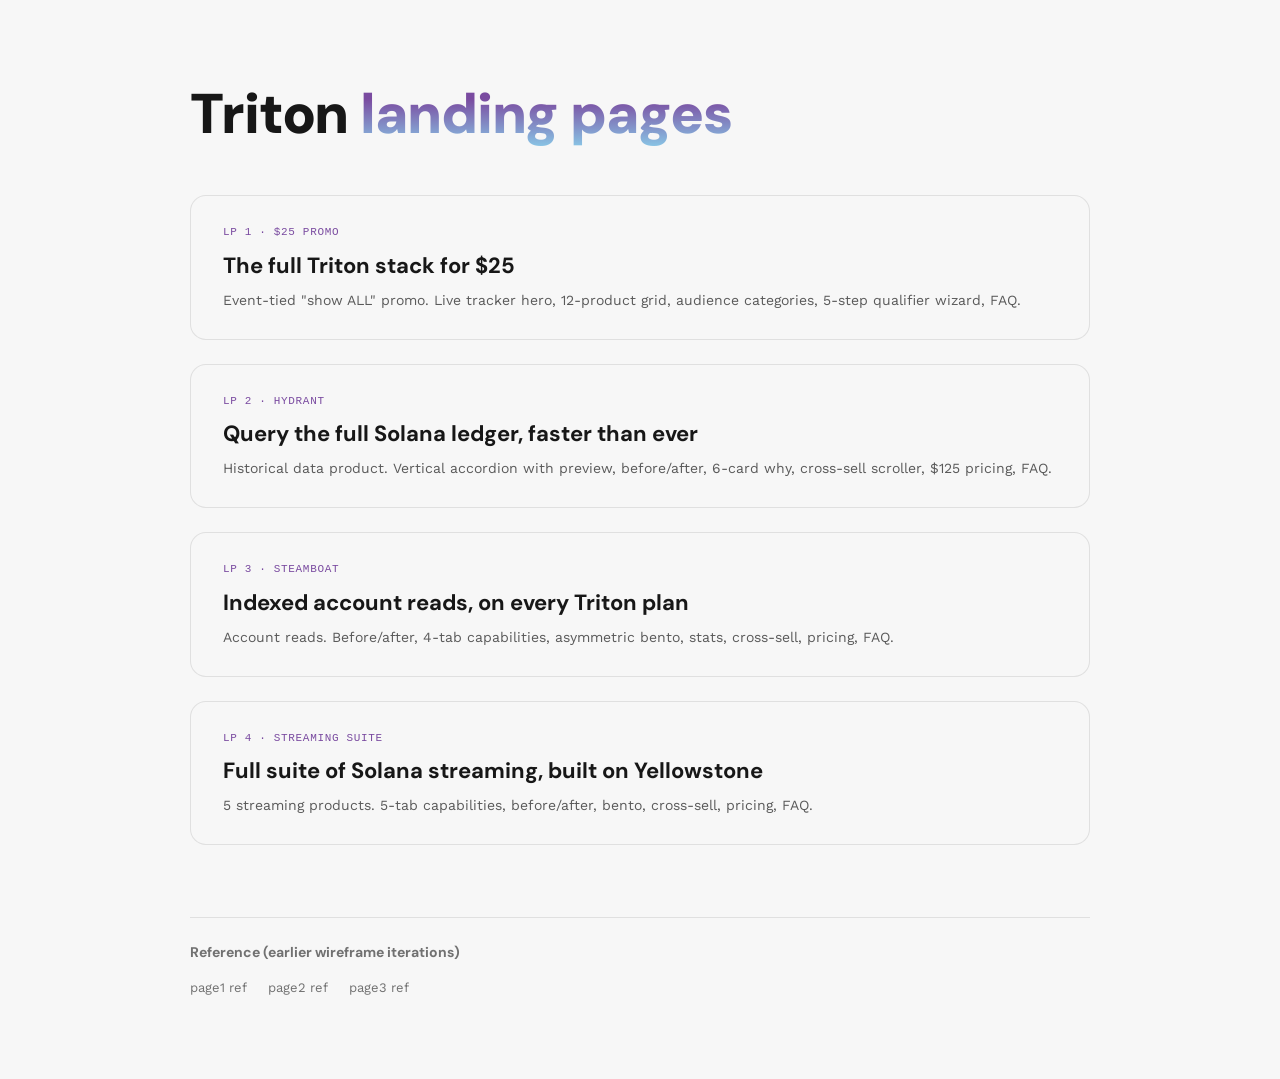
<file: index.html>
<!DOCTYPE html>
<html lang="en">
<head>
<meta charset="UTF-8">
<title>Triton landing pages — index</title>
<link href="https://fonts.googleapis.com/css2?family=DM+Sans:opsz,wght@9..40,400;9..40,500;9..40,600;9..40,700;9..40,900&family=Work+Sans:wght@400;500;600&display=swap" rel="stylesheet">
<link rel="stylesheet" href="shared.css">
<style>
  body { padding: 80px 40px; }
  .page-list { max-width: 900px; margin: 0 auto; display: flex; flex-direction: column; gap: 24px; }
  .page-list h1 { font-size: 56px; margin-bottom: 24px; }
  .lp-link {
    display: flex;
    flex-direction: column;
    gap: 8px;
    padding: 28px 32px;
    background: var(--soft-white);
    border-radius: 16px;
    border: 1px solid rgba(23, 23, 23, 0.1);
    transition: border-color 0.15s, transform 0.15s;
  }
  .lp-link:hover { border-color: var(--primary); transform: translateY(-2px); }
  .lp-link h2 { font-family: var(--font-header); font-weight: 700; font-size: 22px; color: var(--foreground); }
  .lp-link p { font-size: 14px; color: rgba(23,23,23,0.7); }
  .lp-link span { font-family: var(--font-mono); font-size: 11px; text-transform: uppercase; letter-spacing: 0.06em; color: var(--primary); }
  .ref { margin-top: 48px; padding-top: 24px; border-top: 1px solid rgba(23,23,23,0.1); }
  .ref h3 { font-family: var(--font-header); font-size: 14px; color: rgba(23,23,23,0.6); margin-bottom: 12px; }
  .ref a { display: inline-block; margin-right: 16px; font-size: 13px; color: rgba(23,23,23,0.6); }
</style>
</head>
<body>
<div class="page-list">
  <h1 class="h1 h1--left">Triton <span class="h-grad">landing pages</span></h1>
  <a href="lp1.html" class="lp-link">
    <span>LP 1 · $25 promo</span>
    <h2>The full Triton stack for $25</h2>
    <p>Event-tied "show ALL" promo. Live tracker hero, 12-product grid, audience categories, 5-step qualifier wizard, FAQ.</p>
  </a>
  <a href="lp2.html" class="lp-link">
    <span>LP 2 · Hydrant</span>
    <h2>Query the full Solana ledger, faster than ever</h2>
    <p>Historical data product. Vertical accordion with preview, before/after, 6-card why, cross-sell scroller, $125 pricing, FAQ.</p>
  </a>
  <a href="lp3.html" class="lp-link">
    <span>LP 3 · Steamboat</span>
    <h2>Indexed account reads, on every Triton plan</h2>
    <p>Account reads. Before/after, 4-tab capabilities, asymmetric bento, stats, cross-sell, pricing, FAQ.</p>
  </a>
  <a href="lp4.html" class="lp-link">
    <span>LP 4 · Streaming Suite</span>
    <h2>Full suite of Solana streaming, built on Yellowstone</h2>
    <p>5 streaming products. 5-tab capabilities, before/after, bento, cross-sell, pricing, FAQ.</p>
  </a>
  <div class="ref">
    <h3>Reference (earlier wireframe iterations)</h3>
    <a href="reference/page1-reference.html">page1 ref</a>
    <a href="reference/page2-reference.html">page2 ref</a>
    <a href="reference/page3-reference.html">page3 ref</a>
  </div>
</div>
</body>
</html>
</file>
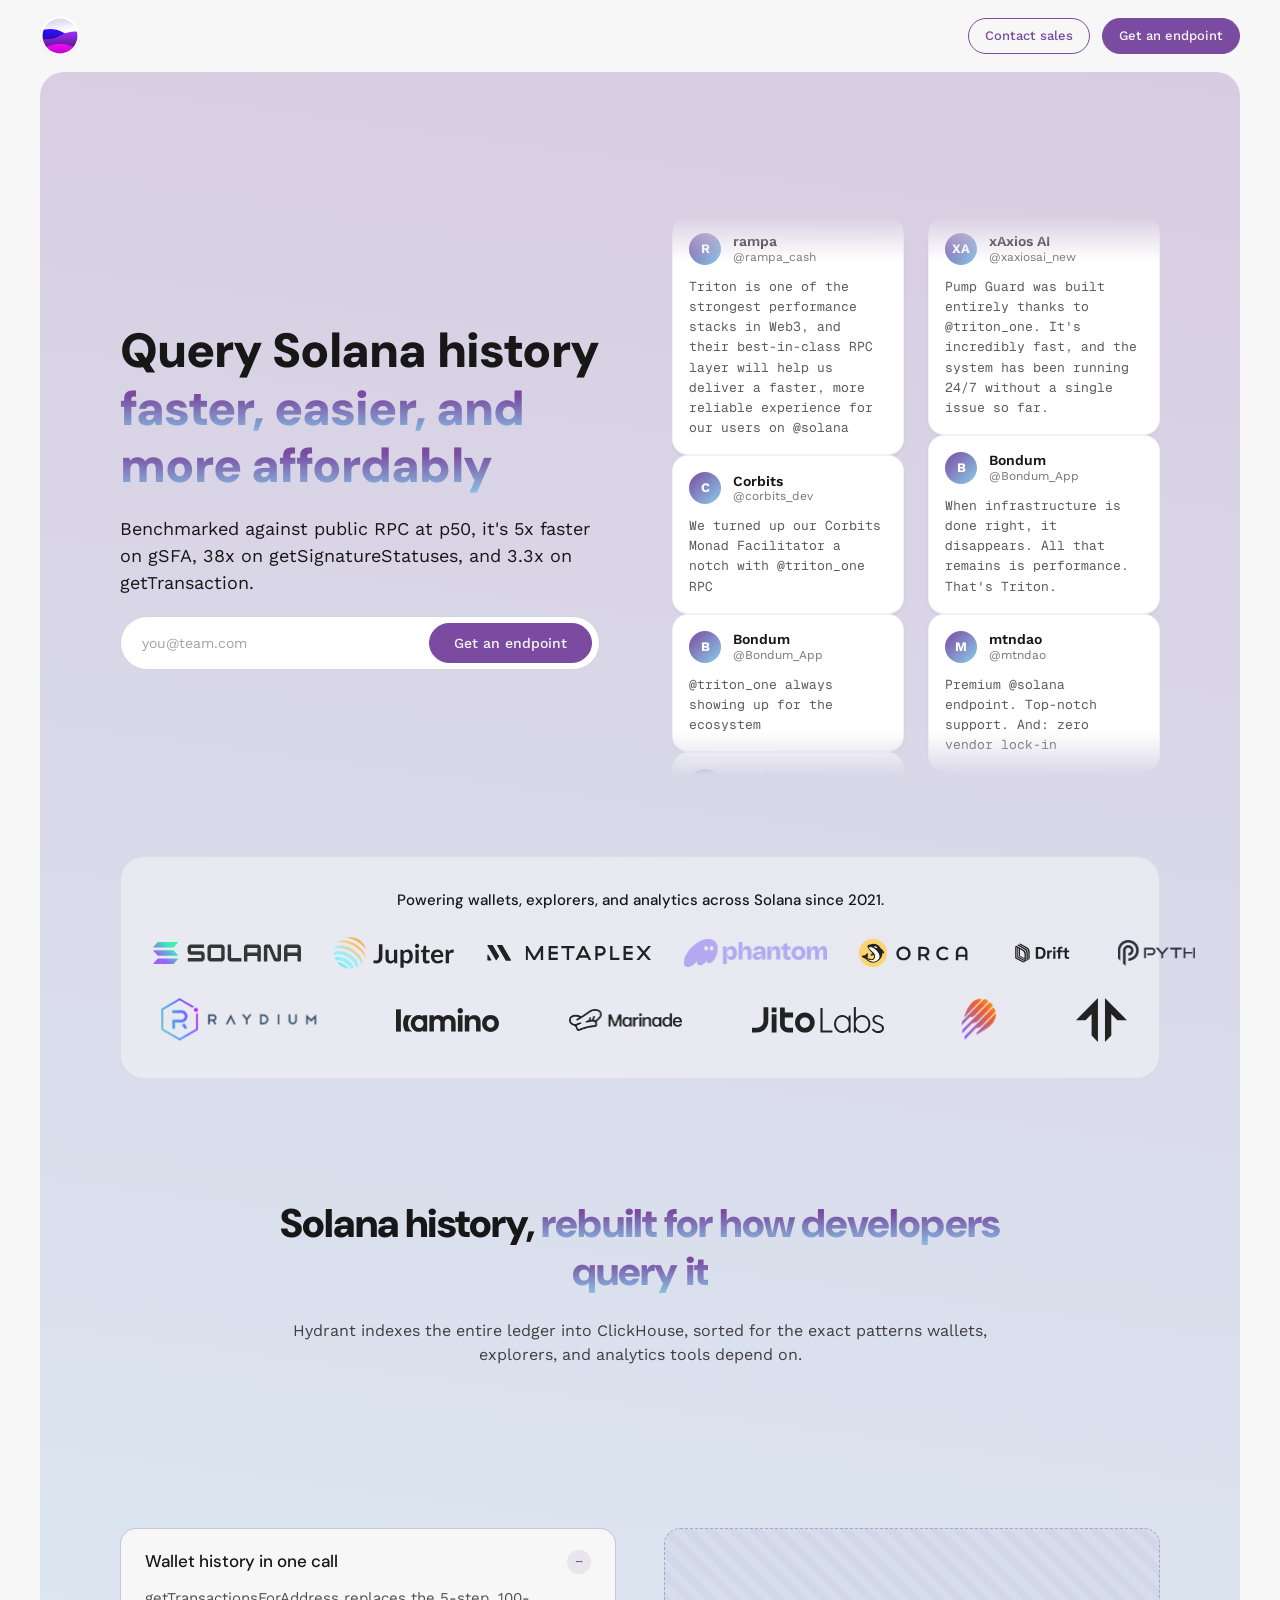
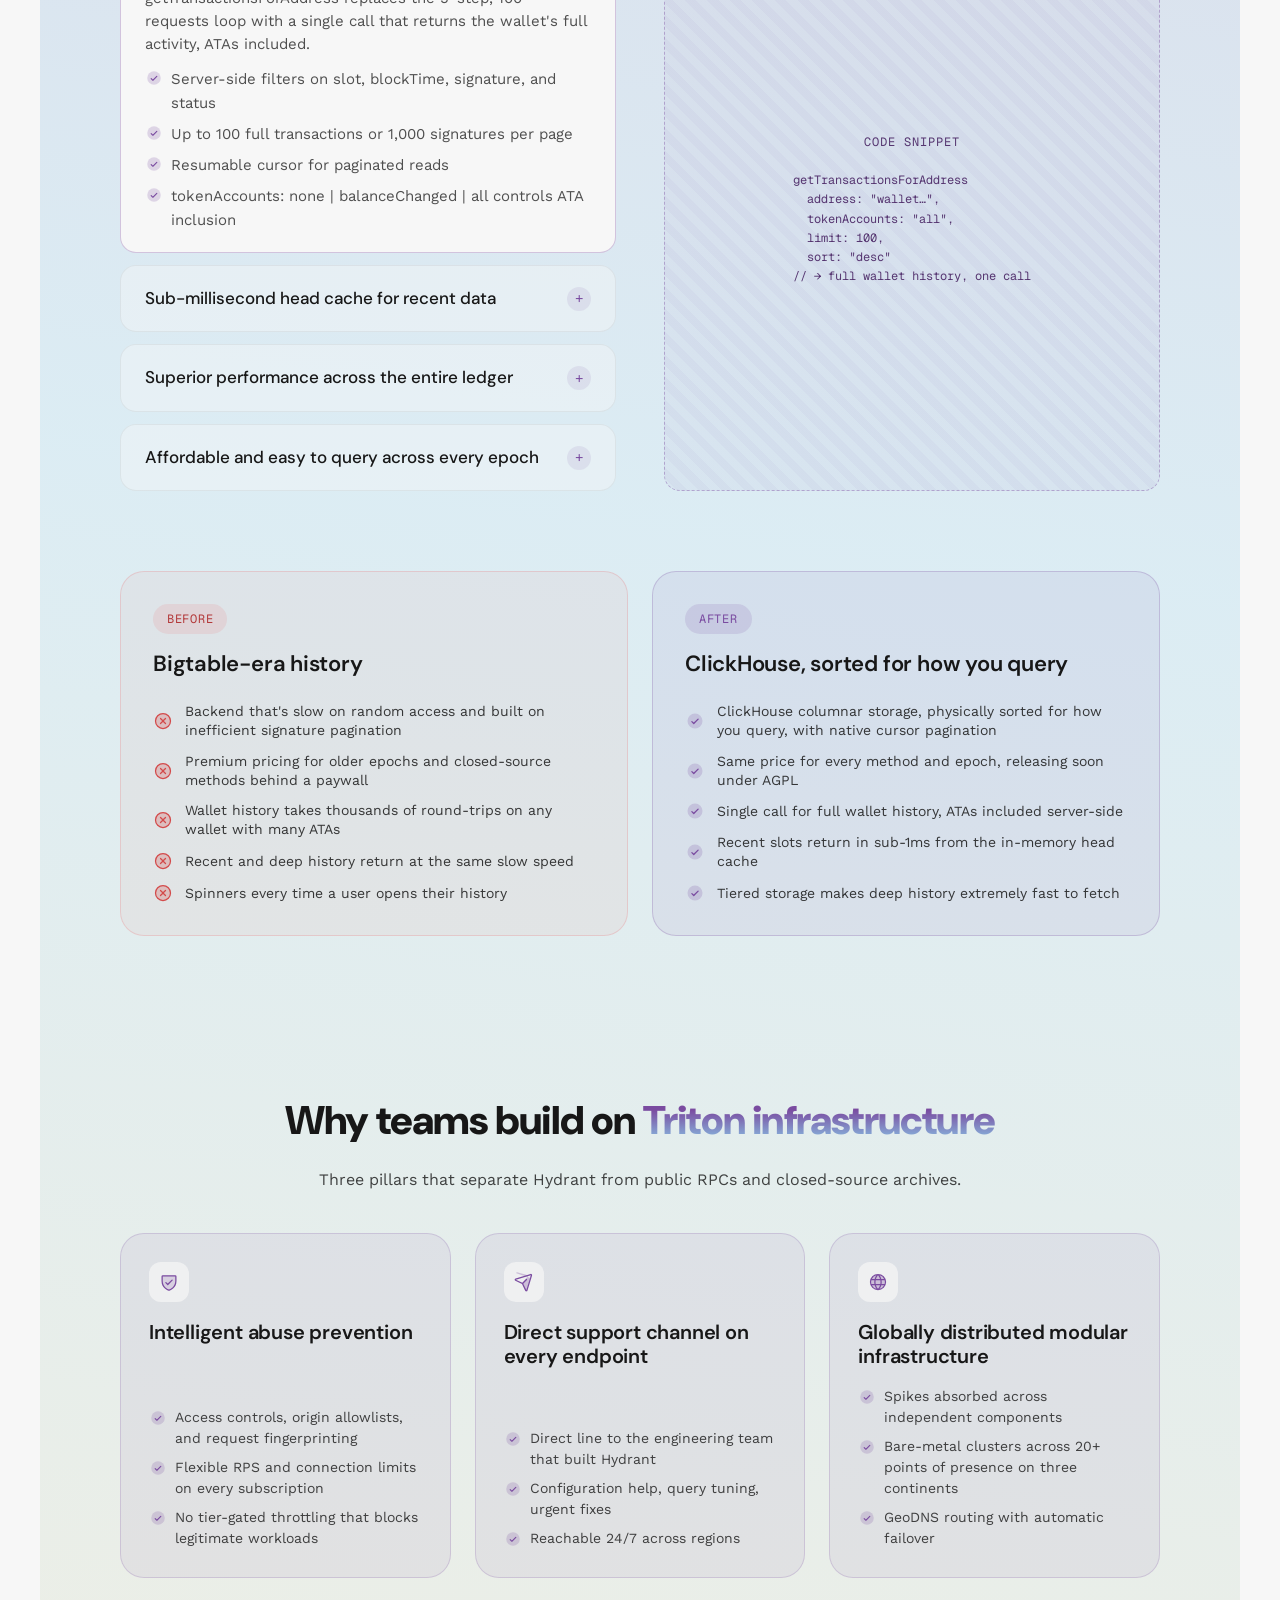
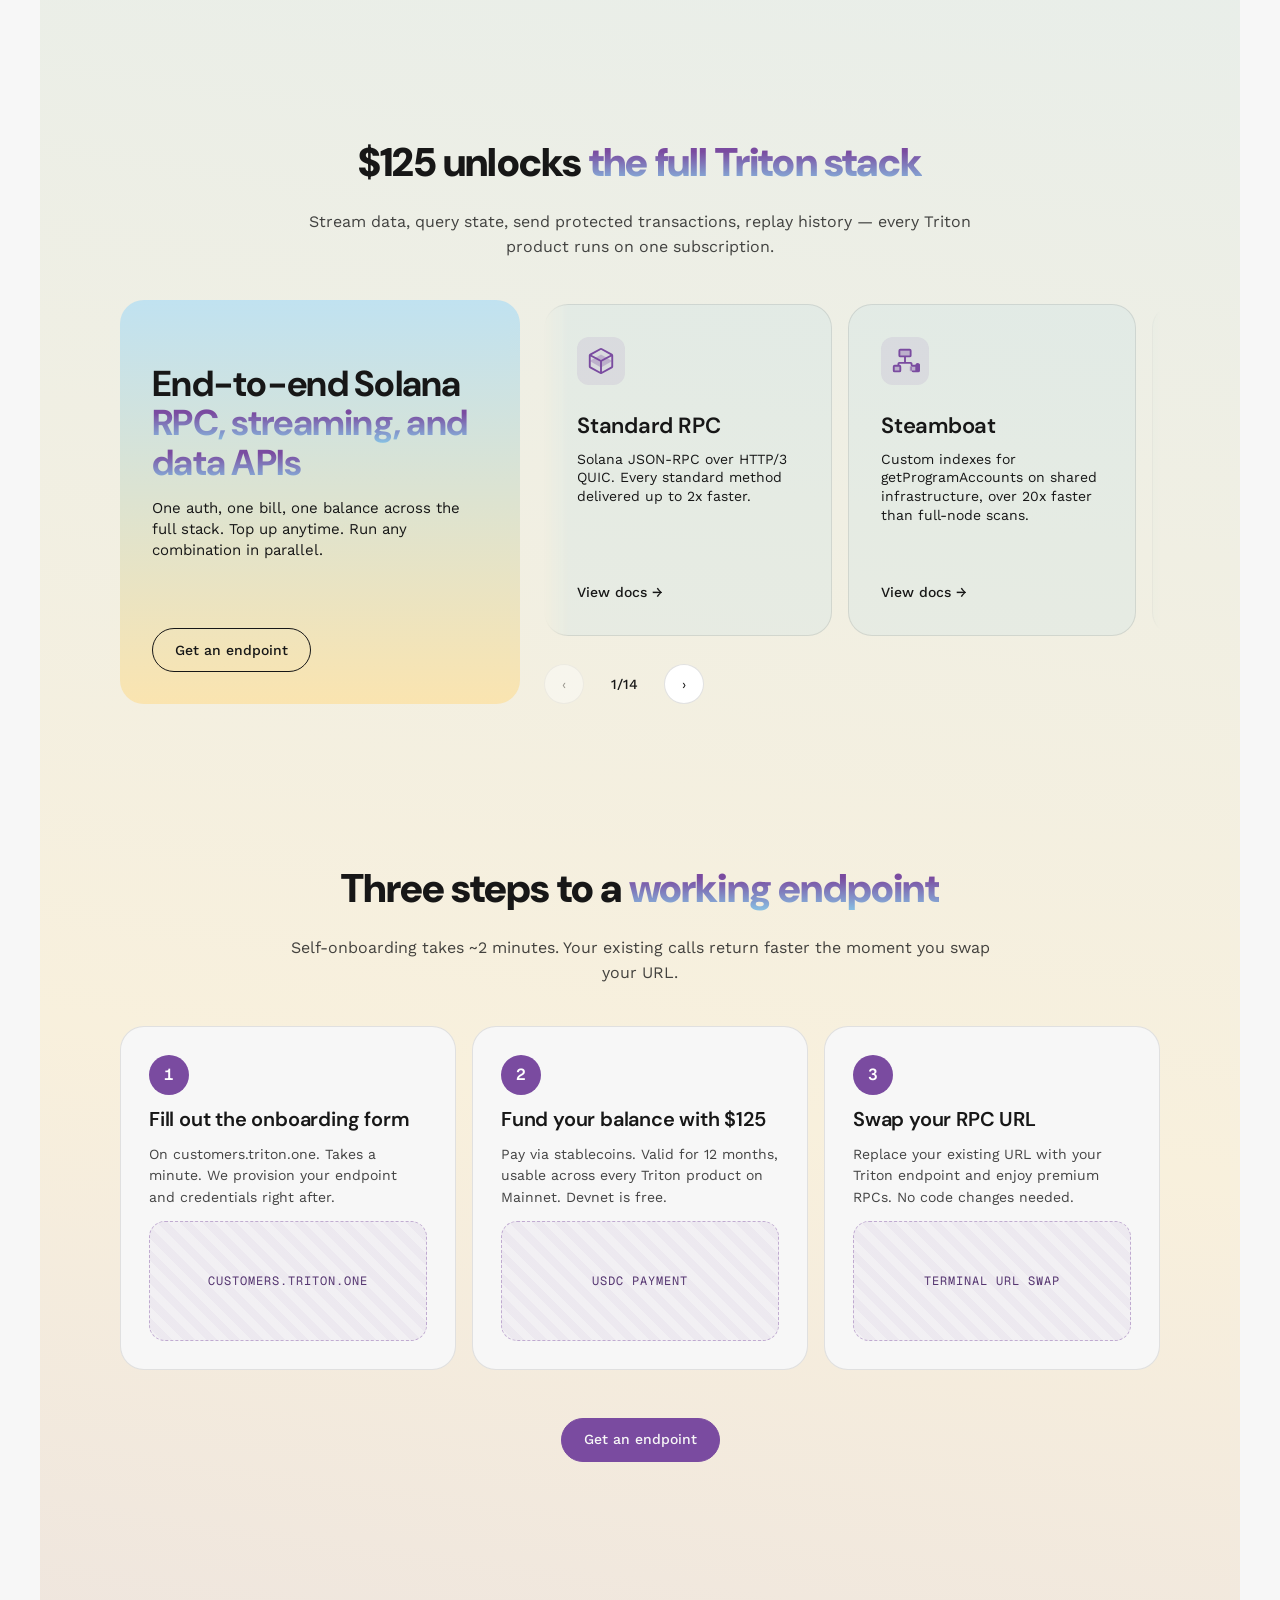
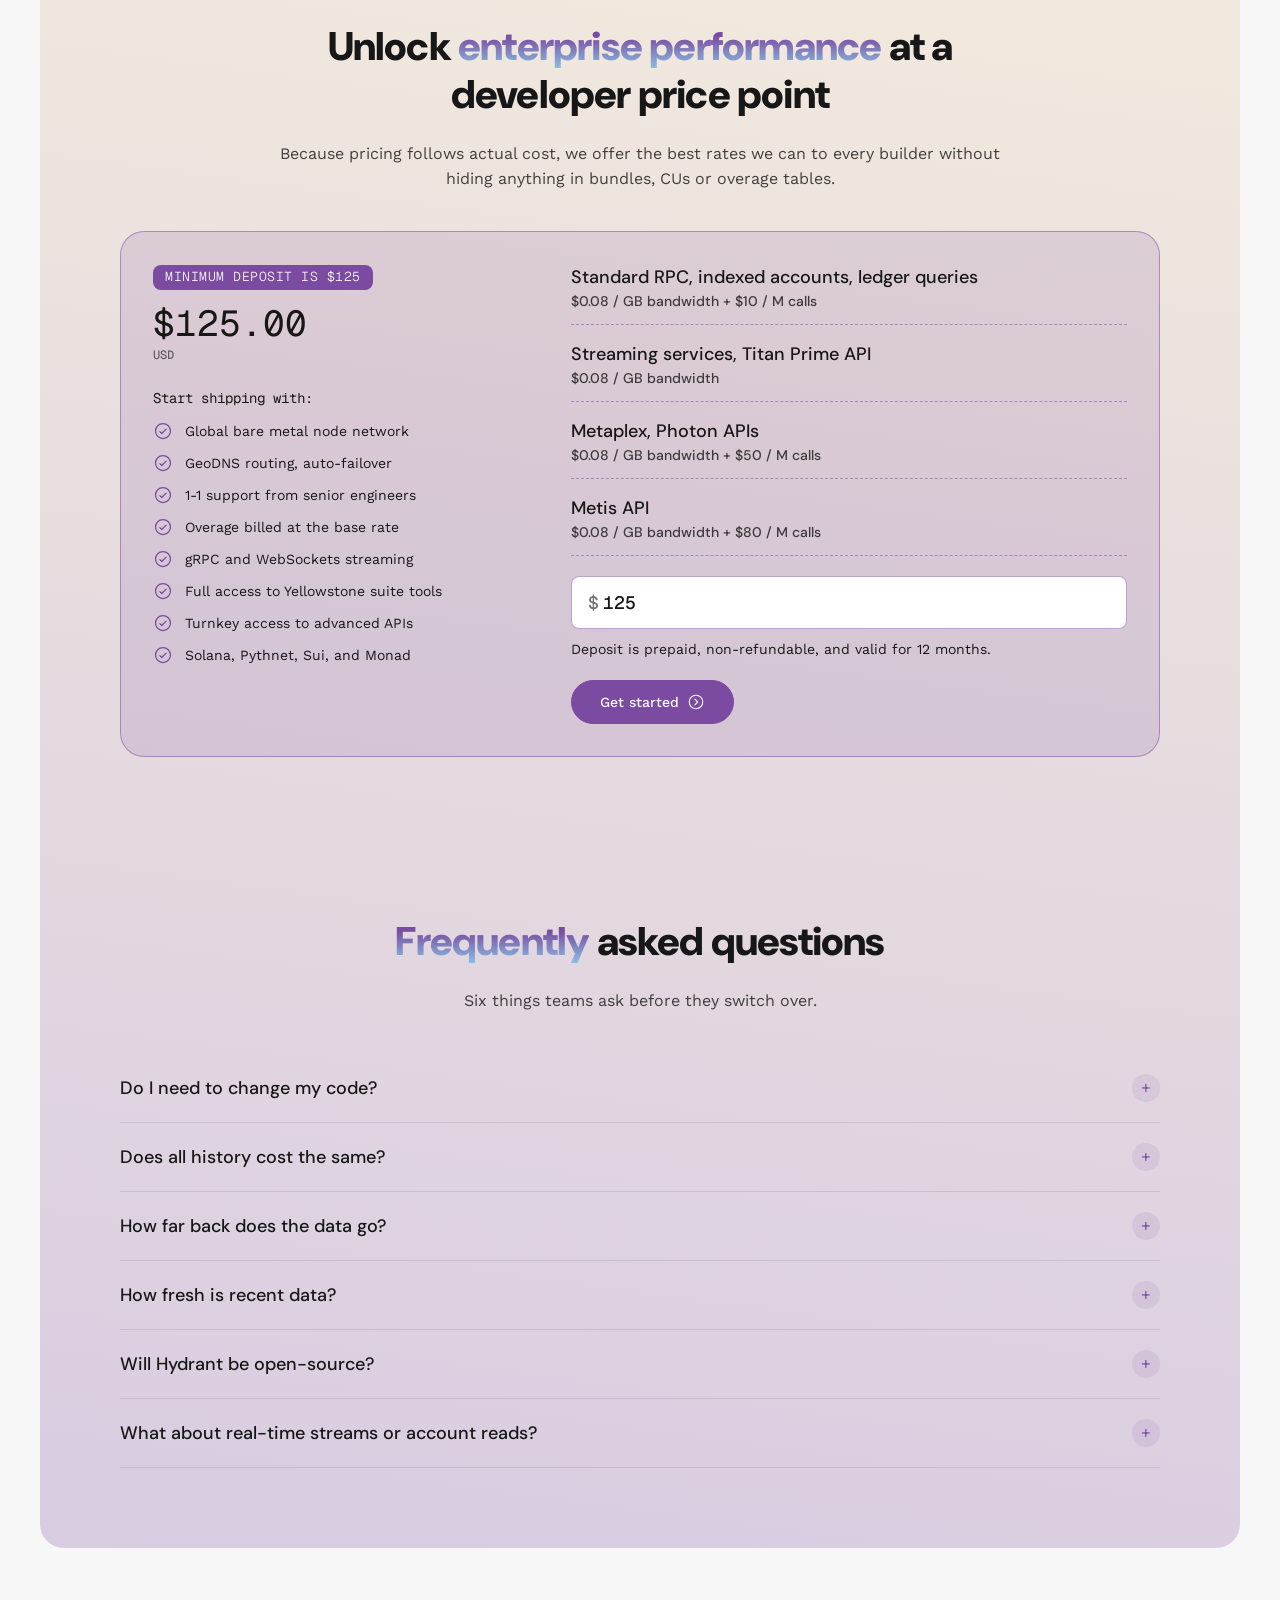
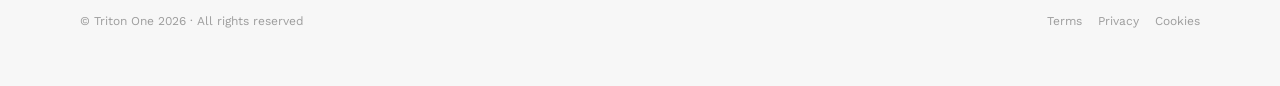
<file: consult.html>
<!DOCTYPE html>
<html lang="en">
<head>
<meta charset="UTF-8">
<title>Request a consultation — Triton One</title>
<link rel="preconnect" href="https://fonts.googleapis.com">
<link rel="preconnect" href="https://fonts.gstatic.com" crossorigin>
<link href="https://fonts.googleapis.com/css2?family=DM+Sans:opsz,wght@9..40,400;9..40,500;9..40,600;9..40,700;9..40,900&family=Work+Sans:wght@400;500;600;700&family=Geist+Mono:wght@400;500;600&display=swap" rel="stylesheet">
<link rel="stylesheet" href="shared.css">
</head>
<body>

<nav class="scrollnav">
  <div class="scrollnav-inner">
    <a href="index.html" class="scrollnav-logo"><img src="assets/icons/logomark.svg" alt="Triton" style="width:36px; height:36px"></a>
    <div class="scrollnav-links">
      <!-- Consult is a placeholder UI surface; intentionally no in-page nav -->
    </div>
    <div class="scrollnav-spacer"></div>
    <div class="scrollnav-ctas">
      <a class="btn btn-outline btn-sm" data-open-contact>Contact sales</a>
      <a class="btn btn-primary btn-sm" data-action="endpoint">Get an endpoint</a>
    </div>
  </div>
</nav>

<div class="app">

  <div class="topbar">
    <a href="index.html" class="topbar-logo"><img src="assets/icons/logomark.svg" alt="Triton" style="width:40px; height:40px"></a>
    <div class="topbar-spacer"></div>
    <div class="topbar-ctas">
      <a class="btn btn-outline btn-sm" data-open-contact>Contact sales</a>
      <a class="btn btn-primary btn-sm" data-action="endpoint">Get an endpoint</a>
    </div>
  </div>

  <main class="main">
    <div class="body-wrap">

      <!-- HERO with 2-col scrolling testimonial carousel -->
      <section class="section section--hero">
        <div class="section-inner">
          <div class="hero-h1">
            <div class="hero-h1-left">
              <h1 class="h1 h1--left">Query Solana history <span class="h-grad">faster, easier, and more affordably</span></h1>
              <p class="lead lead--left">Benchmarked against public RPC at p50, it's 5x faster on gSFA, 38x on getSignatureStatuses, and 3.3x on getTransaction.</p>
              <div class="email-pill">
                <input type="email" placeholder="you@team.com">
                <button class="btn btn-primary" data-action="endpoint">Get an endpoint</button>
              </div>
            </div>

            <!-- Testimonial scrolling carousel (2 columns, opposite directions) -->
            <div class="testimonial-scroll-wrapper">
              <div class="testimonial-scroll-col">
                <div class="tscroll-up">
                  <a class="tscroll-card"><div class="tscroll-card-head"><div class="tscroll-card-avatar"></div><div><div class="tscroll-card-name">rampa</div><div class="tscroll-card-handle">@rampa_cash</div></div></div><p class="tscroll-card-body">Triton is one of the strongest performance stacks in Web3, and their best-in-class RPC layer will help us deliver a faster, more reliable experience for our users on @solana</p></a>
                  <a class="tscroll-card"><div class="tscroll-card-head"><div class="tscroll-card-avatar"></div><div><div class="tscroll-card-name">Corbits</div><div class="tscroll-card-handle">@corbits_dev</div></div></div><p class="tscroll-card-body">We turned up our Corbits Monad Facilitator a notch with @triton_one RPC</p></a>
                  <a class="tscroll-card"><div class="tscroll-card-head"><div class="tscroll-card-avatar"></div><div><div class="tscroll-card-name">Bondum</div><div class="tscroll-card-handle">@Bondum_App</div></div></div><p class="tscroll-card-body">@triton_one always showing up for the ecosystem</p></a>
                  <a class="tscroll-card"><div class="tscroll-card-head"><div class="tscroll-card-avatar"></div><div><div class="tscroll-card-name">mtndao</div><div class="tscroll-card-handle">@mtndao</div></div></div><p class="tscroll-card-body">Triton is an OG in the @solana ecosystem, and every great Solana team knows their products are best-in-class when it comes to latency and reliability.</p></a>
                  <a class="tscroll-card"><div class="tscroll-card-head"><div class="tscroll-card-avatar"></div><div><div class="tscroll-card-name">tributary.so</div><div class="tscroll-card-handle">@tributaryso</div></div></div><p class="tscroll-card-body">If you depend on a robust and stable @solana RPC for your websocket subscriptions, you better look into @triton_one now.</p></a>
                  <a class="tscroll-card"><div class="tscroll-card-head"><div class="tscroll-card-avatar"></div><div><div class="tscroll-card-name">xAxios AI</div><div class="tscroll-card-handle">@xaxiosai_new</div></div></div><p class="tscroll-card-body">I've mentioned Triton One before — it's incredibly fast, offers high RPS, and is much more affordable than most alternatives.</p></a>
                  <a class="tscroll-card"><div class="tscroll-card-head"><div class="tscroll-card-avatar"></div><div><div class="tscroll-card-name">toly</div><div class="tscroll-card-handle">@toly</div></div></div><p class="tscroll-card-body">@triton_one already can land a tx mid block based on the current blocks progressive state</p></a>
                  <!-- duplicated for seamless loop -->
                  <a class="tscroll-card" aria-hidden="true"><div class="tscroll-card-head"><div class="tscroll-card-avatar"></div><div><div class="tscroll-card-name">rampa</div><div class="tscroll-card-handle">@rampa_cash</div></div></div><p class="tscroll-card-body">Triton is one of the strongest performance stacks in Web3, and their best-in-class RPC layer will help us deliver a faster, more reliable experience for our users on @solana</p></a>
                  <a class="tscroll-card" aria-hidden="true"><div class="tscroll-card-head"><div class="tscroll-card-avatar"></div><div><div class="tscroll-card-name">Corbits</div><div class="tscroll-card-handle">@corbits_dev</div></div></div><p class="tscroll-card-body">We turned up our Corbits Monad Facilitator a notch with @triton_one RPC</p></a>
                  <a class="tscroll-card" aria-hidden="true"><div class="tscroll-card-head"><div class="tscroll-card-avatar"></div><div><div class="tscroll-card-name">Bondum</div><div class="tscroll-card-handle">@Bondum_App</div></div></div><p class="tscroll-card-body">@triton_one always showing up for the ecosystem</p></a>
                  <a class="tscroll-card" aria-hidden="true"><div class="tscroll-card-head"><div class="tscroll-card-avatar"></div><div><div class="tscroll-card-name">mtndao</div><div class="tscroll-card-handle">@mtndao</div></div></div><p class="tscroll-card-body">Triton is an OG in the @solana ecosystem, and every great Solana team knows their products are best-in-class when it comes to latency and reliability.</p></a>
                  <a class="tscroll-card" aria-hidden="true"><div class="tscroll-card-head"><div class="tscroll-card-avatar"></div><div><div class="tscroll-card-name">tributary.so</div><div class="tscroll-card-handle">@tributaryso</div></div></div><p class="tscroll-card-body">If you depend on a robust and stable @solana RPC for your websocket subscriptions, you better look into @triton_one now.</p></a>
                  <a class="tscroll-card" aria-hidden="true"><div class="tscroll-card-head"><div class="tscroll-card-avatar"></div><div><div class="tscroll-card-name">xAxios AI</div><div class="tscroll-card-handle">@xaxiosai_new</div></div></div><p class="tscroll-card-body">I've mentioned Triton One before — it's incredibly fast, offers high RPS, and is much more affordable than most alternatives.</p></a>
                  <a class="tscroll-card" aria-hidden="true"><div class="tscroll-card-head"><div class="tscroll-card-avatar"></div><div><div class="tscroll-card-name">toly</div><div class="tscroll-card-handle">@toly</div></div></div><p class="tscroll-card-body">@triton_one already can land a tx mid block based on the current blocks progressive state</p></a>
                </div>
              </div>
              <div class="testimonial-scroll-col">
                <div class="tscroll-down">
                  <a class="tscroll-card"><div class="tscroll-card-head"><div class="tscroll-card-avatar"></div><div><div class="tscroll-card-name">xAxios AI</div><div class="tscroll-card-handle">@xaxiosai_new</div></div></div><p class="tscroll-card-body">Pump Guard was built entirely thanks to @triton_one. It's incredibly fast, and the system has been running 24/7 without a single issue so far.</p></a>
                  <a class="tscroll-card"><div class="tscroll-card-head"><div class="tscroll-card-avatar"></div><div><div class="tscroll-card-name">Bondum</div><div class="tscroll-card-handle">@Bondum_App</div></div></div><p class="tscroll-card-body">When infrastructure is done right, it disappears. All that remains is performance. That's Triton.</p></a>
                  <a class="tscroll-card"><div class="tscroll-card-head"><div class="tscroll-card-avatar"></div><div><div class="tscroll-card-name">mtndao</div><div class="tscroll-card-handle">@mtndao</div></div></div><p class="tscroll-card-body">Premium @solana endpoint. Top-notch support. And: zero vendor lock-in</p></a>
                  <a class="tscroll-card"><div class="tscroll-card-head"><div class="tscroll-card-avatar"></div><div><div class="tscroll-card-name">elchuo160.sol</div><div class="tscroll-card-handle">@elchuo160</div></div></div><p class="tscroll-card-body">From day zero, when @triton_one believed in us before we had even 1 player, they've powered everything behind the scenes of @Gableguardians.</p></a>
                  <a class="tscroll-card"><div class="tscroll-card-head"><div class="tscroll-card-avatar"></div><div><div class="tscroll-card-name">italo</div><div class="tscroll-card-handle">@italoacasas</div></div></div><p class="tscroll-card-body">After seeing how smoothly the MET airdrop ran, i want to highlight that if you're planning one soon, you should seriously consider working with @triton_one.</p></a>
                  <a class="tscroll-card"><div class="tscroll-card-head"><div class="tscroll-card-avatar"></div><div><div class="tscroll-card-name">Rocky Chris | Titan</div><div class="tscroll-card-handle">@realRockyChung</div></div></div><p class="tscroll-card-body">Getting new dedicated nodes from @triton_one is like getting presents on Christmas day. Unwrap and play ASAP</p></a>
                  <a class="tscroll-card"><div class="tscroll-card-head"><div class="tscroll-card-avatar"></div><div><div class="tscroll-card-name">austbot</div><div class="tscroll-card-handle">@_austbot</div></div></div><p class="tscroll-card-body">@triton_one endpoints are so good.</p></a>
                  <!-- duplicated for seamless loop -->
                  <a class="tscroll-card" aria-hidden="true"><div class="tscroll-card-head"><div class="tscroll-card-avatar"></div><div><div class="tscroll-card-name">xAxios AI</div><div class="tscroll-card-handle">@xaxiosai_new</div></div></div><p class="tscroll-card-body">Pump Guard was built entirely thanks to @triton_one. It's incredibly fast, and the system has been running 24/7 without a single issue so far.</p></a>
                  <a class="tscroll-card" aria-hidden="true"><div class="tscroll-card-head"><div class="tscroll-card-avatar"></div><div><div class="tscroll-card-name">Bondum</div><div class="tscroll-card-handle">@Bondum_App</div></div></div><p class="tscroll-card-body">When infrastructure is done right, it disappears. All that remains is performance. That's Triton.</p></a>
                  <a class="tscroll-card" aria-hidden="true"><div class="tscroll-card-head"><div class="tscroll-card-avatar"></div><div><div class="tscroll-card-name">mtndao</div><div class="tscroll-card-handle">@mtndao</div></div></div><p class="tscroll-card-body">Premium @solana endpoint. Top-notch support. And: zero vendor lock-in</p></a>
                  <a class="tscroll-card" aria-hidden="true"><div class="tscroll-card-head"><div class="tscroll-card-avatar"></div><div><div class="tscroll-card-name">elchuo160.sol</div><div class="tscroll-card-handle">@elchuo160</div></div></div><p class="tscroll-card-body">From day zero, when @triton_one believed in us before we had even 1 player, they've powered everything behind the scenes of @Gableguardians.</p></a>
                  <a class="tscroll-card" aria-hidden="true"><div class="tscroll-card-head"><div class="tscroll-card-avatar"></div><div><div class="tscroll-card-name">italo</div><div class="tscroll-card-handle">@italoacasas</div></div></div><p class="tscroll-card-body">After seeing how smoothly the MET airdrop ran, i want to highlight that if you're planning one soon, you should seriously consider working with @triton_one.</p></a>
                  <a class="tscroll-card" aria-hidden="true"><div class="tscroll-card-head"><div class="tscroll-card-avatar"></div><div><div class="tscroll-card-name">Rocky Chris | Titan</div><div class="tscroll-card-handle">@realRockyChung</div></div></div><p class="tscroll-card-body">Getting new dedicated nodes from @triton_one is like getting presents on Christmas day. Unwrap and play ASAP</p></a>
                  <a class="tscroll-card" aria-hidden="true"><div class="tscroll-card-head"><div class="tscroll-card-avatar"></div><div><div class="tscroll-card-name">austbot</div><div class="tscroll-card-handle">@_austbot</div></div></div><p class="tscroll-card-body">@triton_one endpoints are so good.</p></a>
                </div>
              </div>
            </div>

          </div>
        </div>
      </section>

      <!-- LOGO STRIP (Raydium/Meteora/Tensor 2x bigger, Step removed) -->
      <section class="section section--tight section--no-top">
        <div class="section-inner">
          <div class="logo-strip">
            <p class="logo-strip-title">Powering wallets, explorers, and analytics across Solana since 2021.</p>
            <div class="logo-strip-row">
              <img src="assets/logos/logo-solana.svg" alt="Solana" style="height:22px">
              <img src="assets/logos/logo-jupiter.svg" alt="Jupiter" style="height:32px">
              <img src="assets/logos/logo-metaplex.svg" alt="Metaplex" style="height:16px">
              <img src="assets/logos/logo-phantom.svg" alt="Phantom" style="height:28px">
              <img src="assets/logos/logo-orca.svg" alt="Orca" style="height:28px">
              <img src="assets/logos/logo-drift.svg" alt="Drift" style="height:34px">
              <img src="assets/logos/logo-pyth.svg" alt="Pyth" style="height:26px">
            </div>
            <div class="logo-strip-row">
              <img src="assets/logos/logo-raydium.svg" alt="Raydium" style="height:52px">
              <img src="assets/logos/logo-kamino.svg" alt="Kamino" style="height:24px">
              <img src="assets/logos/logo-marinade.svg" alt="Marinade" style="height:22px">
              <img src="assets/logos/logo-jito-labs.svg" alt="Jito" style="height:26px">
              <img src="assets/logos/logo-meteora.svg" alt="Meteora" style="height:44px">
              <img src="assets/logos/logo-tensor.svg" alt="Tensor" style="height:44px">
            </div>
          </div>
        </div>
      </section>

      <!-- SECTION HEAD: rebuilt for how devs query -->
      <section class="section" id="what">
        <div class="section-inner">
          <div class="section-head">
            <h2 class="h2">Solana history, <span class="h-grad">rebuilt for how developers query it</span></h2>
            <p class="section-sub">Hydrant indexes the entire ledger into ClickHouse, sorted for the exact patterns wallets, explorers, and analytics tools depend on.</p>
          </div>
        </div>
      </section>

      <!-- VERTICAL ACCORDION + PREVIEW -->
      <section class="section">
        <div class="section-inner">
          <div class="vaccord-block">
            <div class="vaccord">
              <div class="vaccord-item vaccord-item--open" data-preview="wallet">
                <div class="vaccord-row">
<span class="vaccord-q">Wallet history in one call</span>
                  <span class="vaccord-chip">−</span>
                </div>
                <div class="vaccord-body">
                  <p>getTransactionsForAddress replaces the 5-step, 100-requests loop with a single call that returns the wallet's full activity, ATAs included.</p>
                  <ul style="display:flex; flex-direction:column; gap:8px; margin-top:12px">
                    <li style="display:flex; gap:8px; align-items:flex-start"><img src="assets/icons/check-circle.svg" alt="" style="width:18px; height:18px; flex-shrink:0; margin-top:1px"> Server-side filters on slot, blockTime, signature, and status</li>
                    <li style="display:flex; gap:8px; align-items:flex-start"><img src="assets/icons/check-circle.svg" alt="" style="width:18px; height:18px; flex-shrink:0; margin-top:1px"> Up to 100 full transactions or 1,000 signatures per page</li>
                    <li style="display:flex; gap:8px; align-items:flex-start"><img src="assets/icons/check-circle.svg" alt="" style="width:18px; height:18px; flex-shrink:0; margin-top:1px"> Resumable cursor for paginated reads</li>
                    <li style="display:flex; gap:8px; align-items:flex-start"><img src="assets/icons/check-circle.svg" alt="" style="width:18px; height:18px; flex-shrink:0; margin-top:1px"> tokenAccounts: none | balanceChanged | all controls ATA inclusion</li>
                  </ul>
                </div>
              </div>
              <div class="vaccord-item" data-preview="cache">
                <div class="vaccord-row">
<span class="vaccord-q">Sub-millisecond head cache for recent data</span>
                  <span class="vaccord-chip">+</span>
                </div>
                <div class="vaccord-body">
                  <p>Recent slots live in an in-memory head cache, resolving in under a millisecond without a database round-trip.</p>
                  <ul style="display:flex; flex-direction:column; gap:8px; margin-top:12px">
                    <li style="display:flex; gap:8px; align-items:flex-start"><img src="assets/icons/check-circle.svg" alt="" style="width:18px; height:18px; flex-shrink:0; margin-top:1px"> Sub-1ms reads on the most recent slots</li>
                    <li style="display:flex; gap:8px; align-items:flex-start"><img src="assets/icons/check-circle.svg" alt="" style="width:18px; height:18px; flex-shrink:0; margin-top:1px"> processed commitment supported by all historical methods</li>
                    <li style="display:flex; gap:8px; align-items:flex-start"><img src="assets/icons/check-circle.svg" alt="" style="width:18px; height:18px; flex-shrink:0; margin-top:1px"> Same JSON-RPC method, no client change required</li>
                    <li style="display:flex; gap:8px; align-items:flex-start"><img src="assets/icons/check-circle.svg" alt="" style="width:18px; height:18px; flex-shrink:0; margin-top:1px"> Slot range parameters to scope reads for the fastest possible response</li>
                  </ul>
                </div>
              </div>
              <div class="vaccord-item" data-preview="perf">
                <div class="vaccord-row">
<span class="vaccord-q">Superior performance across the entire ledger</span>
                  <span class="vaccord-chip">+</span>
                </div>
                <div class="vaccord-body">
                  <p>We rewrote the storage layer on ClickHouse and physically sorted every table for the queries it serves, so that reads skip irrelevant rows entirely.</p>
                  <ul style="display:flex; flex-direction:column; gap:8px; margin-top:12px">
                    <li style="display:flex; gap:8px; align-items:flex-start"><img src="assets/icons/check-circle.svg" alt="" style="width:18px; height:18px; flex-shrink:0; margin-top:1px"> Purpose-built materialised views match common access patterns</li>
                    <li style="display:flex; gap:8px; align-items:flex-start"><img src="assets/icons/check-circle.svg" alt="" style="width:18px; height:18px; flex-shrink:0; margin-top:1px"> Hot address optimisation. USDC and other heavy-traffic addresses get dedicated lookup tables</li>
                    <li style="display:flex; gap:8px; align-items:flex-start"><img src="assets/icons/check-circle.svg" alt="" style="width:18px; height:18px; flex-shrink:0; margin-top:1px"> Tiered storage keeps older epochs fast and cost-efficient to serve</li>
                    <li style="display:flex; gap:8px; align-items:flex-start"><img src="assets/icons/check-circle.svg" alt="" style="width:18px; height:18px; flex-shrink:0; margin-top:1px"> Slot range parameters for narrow lookups, replacing signature-based pagination</li>
                  </ul>
                </div>
              </div>
              <div class="vaccord-item" data-preview="affordable">
                <div class="vaccord-row">
<span class="vaccord-q">Affordable and easy to query across every epoch</span>
                  <span class="vaccord-chip">+</span>
                </div>
                <div class="vaccord-body">
                  <p>We bill every historical method and epoch at the same rate as a standard RPC call. Developer ergonomics are built into the query interface.</p>
                  <ul style="display:flex; flex-direction:column; gap:8px; margin-top:12px">
                    <li style="display:flex; gap:8px; align-items:flex-start"><img src="assets/icons/check-circle.svg" alt="" style="width:18px; height:18px; flex-shrink:0; margin-top:1px"> Bidirectional sorting (asc or desc) on history reads</li>
                    <li style="display:flex; gap:8px; align-items:flex-start"><img src="assets/icons/check-circle.svg" alt="" style="width:18px; height:18px; flex-shrink:0; margin-top:1px"> Pagination cursor keeps subsequent calls clean, no resending filters on every page</li>
                    <li style="display:flex; gap:8px; align-items:flex-start"><img src="assets/icons/check-circle.svg" alt="" style="width:18px; height:18px; flex-shrink:0; margin-top:1px"> $0.08 per GB of bandwidth and $10 per M requests, every epoch, every method</li>
                    <li style="display:flex; gap:8px; align-items:flex-start"><img src="assets/icons/check-circle.svg" alt="" style="width:18px; height:18px; flex-shrink:0; margin-top:1px"> Available on every subscription, no tier gating</li>
                  </ul>
                </div>
              </div>
            </div>
            <div class="visual-dashed" data-preview-target="wallet" style="min-height:480px; display:flex; flex-direction:column; padding:32px"><span class="visual-dashed-label">Code snippet</span><div style="font-family:var(--font-mono); font-size:12px; color:#553570; margin-top:20px; line-height:1.6; max-width:340px">getTransactionsForAddress<br>&nbsp;&nbsp;address: "wallet…",<br>&nbsp;&nbsp;tokenAccounts: "all",<br>&nbsp;&nbsp;limit: 100,<br>&nbsp;&nbsp;sort: "desc"<br>// → full wallet history, one call</div></div>
            <div class="visual-dashed" data-preview-target="cache" style="min-height:480px; display:none; flex-direction:column; padding:32px"><span class="visual-dashed-label">Head cache</span><div style="font-family:var(--font-mono); font-size:12px; color:#553570; margin-top:20px; line-height:1.6">Recent slots: &lt;1ms<br>processed → confirmed → finalised</div></div>
            <div class="visual-dashed" data-preview-target="perf" style="min-height:480px; display:none; flex-direction:column; padding:32px"><span class="visual-dashed-label">Performance</span><div style="font-family:var(--font-mono); font-size:13px; color:#553570; margin-top:20px; line-height:1.8"><div>getTransaction: <strong>138ms p50</strong>, 3.3x faster</div><div>getSignaturesForAddress: <strong>50ms p50</strong>, 5x faster</div><div>getSignatureStatuses: <strong>49ms p50</strong>, 38x faster</div></div></div>
            <div class="visual-dashed" data-preview-target="affordable" style="min-height:480px; display:none; flex-direction:column; padding:32px"><span class="visual-dashed-label">Pricing</span><div style="font-family:var(--font-mono); font-size:12px; color:#553570; margin-top:20px; line-height:1.6">$0.08 / GB bandwidth<br>$10 / M requests<br>Every epoch. Every method.</div></div>
          </div>
        </div>
      </section>

      <!-- BEFORE / AFTER (moved here, tight padding-top) -->
      <section class="section section--no-top" id="compare" style="padding-top:0">
        <div class="section-inner">
          <div class="compare">
            <div class="compare-card compare-card--before">
              <span class="compare-badge">Before</span>
              <h3 class="h3">Bigtable-era history</h3>
              <ul class="compare-list">
                <li><img src="assets/icons/x-circle.svg" alt=""> Backend that's slow on random access and built on inefficient signature pagination</li>
                <li><img src="assets/icons/x-circle.svg" alt=""> Premium pricing for older epochs and closed-source methods behind a paywall</li>
                <li><img src="assets/icons/x-circle.svg" alt=""> Wallet history takes thousands of round-trips on any wallet with many ATAs</li>
                <li><img src="assets/icons/x-circle.svg" alt=""> Recent and deep history return at the same slow speed</li>
                <li><img src="assets/icons/x-circle.svg" alt=""> Spinners every time a user opens their history</li>
              </ul>
            </div>
            <div class="compare-card compare-card--after">
              <span class="compare-badge">After</span>
              <h3 class="h3">ClickHouse, sorted for how you query</h3>
              <ul class="compare-list">
                <li><img src="assets/icons/check-circle.svg" alt=""> ClickHouse columnar storage, physically sorted for how you query, with native cursor pagination</li>
                <li><img src="assets/icons/check-circle.svg" alt=""> Same price for every method and epoch, releasing soon under AGPL</li>
                <li><img src="assets/icons/check-circle.svg" alt=""> Single call for full wallet history, ATAs included server-side</li>
                <li><img src="assets/icons/check-circle.svg" alt=""> Recent slots return in sub-1ms from the in-memory head cache</li>
                <li><img src="assets/icons/check-circle.svg" alt=""> Tiered storage makes deep history extremely fast to fetch</li>
              </ul>
            </div>
          </div>
        </div>
      </section>

      <!-- WHY TRITON (3 purple cards) -->
      <section class="section" id="why">
        <div class="section-inner">
          <div class="section-head">
            <h2 class="h2">Why teams build on <span class="h-grad">Triton infrastructure</span></h2>
            <p class="section-sub">Three pillars that separate Hydrant from public RPCs and closed-source archives.</p>
          </div>
          <div class="why-cards">
            <div class="why-card">
              <div class="why-card-icon"><img src="assets/icons/products/shield-check.svg" alt=""></div>
              <h3 class="why-card-title">Intelligent abuse prevention</h3>
              <ul style="display:flex; flex-direction:column; gap:8px; margin-top:4px">
                <li style="display:flex; gap:8px; align-items:flex-start; font-size:14px; line-height:1.5; color:rgba(23,23,23,0.8)"><img src="assets/icons/check-circle.svg" alt="" style="width:18px; height:18px; flex-shrink:0; margin-top:2px"> Access controls, origin allowlists, and request fingerprinting</li>
                <li style="display:flex; gap:8px; align-items:flex-start; font-size:14px; line-height:1.5; color:rgba(23,23,23,0.8)"><img src="assets/icons/check-circle.svg" alt="" style="width:18px; height:18px; flex-shrink:0; margin-top:2px"> Flexible RPS and connection limits on every subscription</li>
                <li style="display:flex; gap:8px; align-items:flex-start; font-size:14px; line-height:1.5; color:rgba(23,23,23,0.8)"><img src="assets/icons/check-circle.svg" alt="" style="width:18px; height:18px; flex-shrink:0; margin-top:2px"> No tier-gated throttling that blocks legitimate workloads</li>
              </ul>
            </div>
            <div class="why-card">
              <div class="why-card-icon"><img src="assets/icons/products/paperplane.svg" alt=""></div>
              <h3 class="why-card-title">Direct support channel on every endpoint</h3>
              <ul style="display:flex; flex-direction:column; gap:8px; margin-top:4px">
                <li style="display:flex; gap:8px; align-items:flex-start; font-size:14px; line-height:1.5; color:rgba(23,23,23,0.8)"><img src="assets/icons/check-circle.svg" alt="" style="width:18px; height:18px; flex-shrink:0; margin-top:2px"> Direct line to the engineering team that built Hydrant</li>
                <li style="display:flex; gap:8px; align-items:flex-start; font-size:14px; line-height:1.5; color:rgba(23,23,23,0.8)"><img src="assets/icons/check-circle.svg" alt="" style="width:18px; height:18px; flex-shrink:0; margin-top:2px"> Configuration help, query tuning, urgent fixes</li>
                <li style="display:flex; gap:8px; align-items:flex-start; font-size:14px; line-height:1.5; color:rgba(23,23,23,0.8)"><img src="assets/icons/check-circle.svg" alt="" style="width:18px; height:18px; flex-shrink:0; margin-top:2px"> Reachable 24/7 across regions</li>
              </ul>
            </div>
            <div class="why-card">
              <div class="why-card-icon"><img src="assets/icons/products/globe.svg" alt=""></div>
              <h3 class="why-card-title">Globally distributed modular infrastructure</h3>
              <ul style="display:flex; flex-direction:column; gap:8px; margin-top:4px">
                <li style="display:flex; gap:8px; align-items:flex-start; font-size:14px; line-height:1.5; color:rgba(23,23,23,0.8)"><img src="assets/icons/check-circle.svg" alt="" style="width:18px; height:18px; flex-shrink:0; margin-top:2px"> Spikes absorbed across independent components</li>
                <li style="display:flex; gap:8px; align-items:flex-start; font-size:14px; line-height:1.5; color:rgba(23,23,23,0.8)"><img src="assets/icons/check-circle.svg" alt="" style="width:18px; height:18px; flex-shrink:0; margin-top:2px"> Bare-metal clusters across 20+ points of presence on three continents</li>
                <li style="display:flex; gap:8px; align-items:flex-start; font-size:14px; line-height:1.5; color:rgba(23,23,23,0.8)"><img src="assets/icons/check-circle.svg" alt="" style="width:18px; height:18px; flex-shrink:0; margin-top:2px"> GeoDNS routing with automatic failover</li>
              </ul>
            </div>
          </div>
        </div>
      </section>

      <!-- $125 UNLOCKS FULL STACK (now before How, gradient on headline, distinct icons, View docs links, Get an endpoint) -->
      <section class="section" id="stack">
        <div class="section-inner">
          <div class="section-head">
            <h2 class="h2">$125 unlocks <span class="h-grad">the full Triton stack</span></h2>
            <p class="section-sub">Stream data, query state, send protected transactions, replay history — every Triton product runs on one subscription.</p>
          </div>
          <div class="ultra-block">
            <div class="ultra-card">
              <div>
                <h2>End-to-end Solana <span class="h-grad">RPC, streaming, and data APIs</span></h2>
                <p>One auth, one bill, one balance across the full stack. Top up anytime. Run any combination in parallel.</p>
              </div>
              <a class="btn btn-outline-dark" data-action="endpoint">Get an endpoint</a>
            </div>
            <div class="ultra-scroller-wrap">
              <div class="ultra-scroller">
                <div class="ultra-scroller-inner">
                  <div class="ultra-slide"><div class="ultra-slide-icon"><img src="assets/icons/products/cube.svg" alt=""></div><div class="ultra-slide-body"><div class="ultra-slide-name">Standard RPC</div><div class="ultra-slide-desc">Solana JSON-RPC over HTTP/3 QUIC. Every standard method delivered up to 2x faster.</div></div><a class="ultra-slide-link">View docs →</a></div>
                  <div class="ultra-slide"><div class="ultra-slide-icon"><img src="assets/icons/products/treestructure.svg" alt=""></div><div class="ultra-slide-body"><div class="ultra-slide-name">Steamboat</div><div class="ultra-slide-desc">Custom indexes for getProgramAccounts on shared infrastructure, over 20x faster than full-node scans.</div></div><a class="ultra-slide-link" href="lp3.html">View docs →</a></div>
                  <div class="ultra-slide"><div class="ultra-slide-icon"><img src="assets/icons/products/arrows-clockwise.svg" alt=""></div><div class="ultra-slide-body"><div class="ultra-slide-name">Account Sync</div><div class="ultra-slide-desc">Streaming-backed local cache for account reads. Sub-slot updates with a one-line SDK swap.</div></div><a class="ultra-slide-link">View docs →</a></div>
                  <div class="ultra-slide"><div class="ultra-slide-icon"><img src="assets/icons/products/lightning.svg" alt=""></div><div class="ultra-slide-body"><div class="ultra-slide-name">Dragon's Mouth gRPC</div><div class="ultra-slide-desc">Sub-slot real-time updates via gRPC. Server-side filtering and built-in auto-reconnect with ~1k slot replay.</div></div><a class="ultra-slide-link">View docs →</a></div>
                  <div class="ultra-slide"><div class="ultra-slide-icon"><img src="assets/icons/products/globe.svg" alt=""></div><div class="ultra-slide-body"><div class="ultra-slide-name">Whirligig WebSockets</div><div class="ultra-slide-desc">Drop-in for native Solana WebSockets, backed by gRPC. Intra-slot account updates and stable transactionSubscribe.</div></div><a class="ultra-slide-link">View docs →</a></div>
                  <div class="ultra-slide"><div class="ultra-slide-icon"><img src="assets/icons/products/database.svg" alt=""></div><div class="ultra-slide-body"><div class="ultra-slide-name">Fumarole persistent streams</div><div class="ultra-slide-desc">High-availability streaming with 96h rolling cache, cursor resume, and at-least-once delivery.</div></div><a class="ultra-slide-link">View docs →</a></div>
                  <div class="ultra-slide"><div class="ultra-slide-icon"><img src="assets/icons/products/squares.svg" alt=""></div><div class="ultra-slide-body"><div class="ultra-slide-name">Deshred transactions</div><div class="ultra-slide-desc">Pre-execution transactions from raw shreds, ~6.3ms faster than standard gRPC (p50). The earliest intent signal.</div></div><a class="ultra-slide-link">View docs →</a></div>
                  <div class="ultra-slide"><div class="ultra-slide-icon"><img src="assets/icons/products/rewind.svg" alt=""></div><div class="ultra-slide-body"><div class="ultra-slide-name">Faithful streams</div><div class="ultra-slide-desc">Replay every block and transaction from genesis through the same gRPC interface as live streams.</div></div><a class="ultra-slide-link">View docs →</a></div>
                  <div class="ultra-slide"><div class="ultra-slide-icon"><img src="assets/icons/products/paperplane.svg" alt=""></div><div class="ultra-slide-body"><div class="ultra-slide-name">Yellowstone Jet</div><div class="ultra-slide-desc">Direct-to-leader forwarding over QUIC with leader scheduling, connection pooling, retries. SWQoS included.</div></div><a class="ultra-slide-link">View docs →</a></div>
                  <div class="ultra-slide"><div class="ultra-slide-icon"><img src="assets/icons/products/scroll.svg" alt=""></div><div class="ultra-slide-body"><div class="ultra-slide-name">DAS API</div><div class="ultra-slide-desc">The fastest way to query NFT and cNFT ownership, proofs, and metadata. Globally distributed DAS clusters.</div></div><a class="ultra-slide-link">View docs →</a></div>
                  <div class="ultra-slide"><div class="ultra-slide-icon"><img src="assets/icons/products/floppy.svg" alt=""></div><div class="ultra-slide-body"><div class="ultra-slide-name">ZK Compression</div><div class="ultra-slide-desc">Photon-backed reads for compressed token accounts via Triton-hosted Light Protocol indexes.</div></div><a class="ultra-slide-link">View docs →</a></div>
                  <div class="ultra-slide"><div class="ultra-slide-icon"><img src="assets/icons/products/dollar.svg" alt=""></div><div class="ultra-slide-body"><div class="ultra-slide-name">Priority Fees API</div><div class="ultra-slide-desc">Smart fee estimation with tail-aware percentiles (1–10,000). Land transactions reliably without overpaying.</div></div><a class="ultra-slide-link">View docs →</a></div>
                  <div class="ultra-slide"><div class="ultra-slide-icon"><img src="assets/icons/products/storefront.svg" alt=""></div><div class="ultra-slide-body"><div class="ultra-slide-name">Metis swap API</div><div class="ultra-slide-desc">Quotes and swap routing across 20+ DEXes with exact-out and platform-fee support.</div></div><a class="ultra-slide-link">View docs →</a></div>
                  <div class="ultra-slide"><div class="ultra-slide-icon"><img src="assets/icons/products/arrowbend.svg" alt=""></div><div class="ultra-slide-body"><div class="ultra-slide-name">Titan swap API</div><div class="ultra-slide-desc">Meta-aggregation across 10+ liquidity sources, streaming quotes and routes via DART live re-optimisation.</div></div><a class="ultra-slide-link">View docs →</a></div>
                </div>
              </div>
              <div class="ultra-pager">
                <button class="ultra-pager-btn ultra-pager-prev" aria-label="Previous">‹</button>
                <span class="ultra-pager-count">1/14</span>
                <button class="ultra-pager-btn ultra-pager-next" aria-label="Next">›</button>
              </div>
            </div>
          </div>
        </div>
      </section>

      <!-- HOW (now after Stack, purple circles 1/2/3) -->
      <section class="section" id="how">
        <div class="section-inner">
          <div class="section-head">
            <h2 class="h2">Three steps to a <span class="h-grad">working endpoint</span></h2>
            <p class="section-sub">Self-onboarding takes ~2 minutes. Your existing calls return faster the moment you swap your URL.</p>
          </div>
          <div class="bento" style="grid-template-columns: 1fr 1fr 1fr; grid-template-rows: 1fr">
            <div class="bento-card" style="grid-column:auto; grid-row:auto">
              <div class="step-circle">1</div>
              <h3 class="h3">Fill out the onboarding form</h3>
              <p class="body">On customers.triton.one. Takes a minute. We provision your endpoint and credentials right after.</p>
              <div class="visual-dashed" style="min-height:120px; margin-top:auto"><span class="visual-dashed-label">customers.triton.one</span></div>
            </div>
            <div class="bento-card" style="grid-column:auto; grid-row:auto">
              <div class="step-circle">2</div>
              <h3 class="h3">Fund your balance with $125</h3>
              <p class="body">Pay via stablecoins. Valid for 12 months, usable across every Triton product on Mainnet. Devnet is free.</p>
              <div class="visual-dashed" style="min-height:120px; margin-top:auto"><span class="visual-dashed-label">USDC payment</span></div>
            </div>
            <div class="bento-card" style="grid-column:auto; grid-row:auto">
              <div class="step-circle">3</div>
              <h3 class="h3">Swap your RPC URL</h3>
              <p class="body">Replace your existing URL with your Triton endpoint and enjoy premium RPCs. No code changes needed.</p>
              <div class="visual-dashed" style="min-height:120px; margin-top:auto"><span class="visual-dashed-label">Terminal URL swap</span></div>
            </div>
          </div>
          <a class="btn btn-primary" data-action="endpoint" style="align-self:center; margin-top:8px">Get an endpoint</a>
        </div>
      </section>

      <!-- PRICING — exact pricing-page component, Simple PAYG only -->
      <section class="section" id="pricing">
        <div class="section-inner">
          <div class="section-head">
            <h2 class="h2">Unlock <span class="h-grad">enterprise performance</span> at a developer price point</h2>
            <p class="section-sub">Because pricing follows actual cost, we offer the best rates we can to every builder without hiding anything in bundles, CUs or overage tables.</p>
          </div>
          <div class="pricing-card">
            <div class="pricing-left">
              <div class="pricing-left-top">
                <div>
                  <span class="pricing-eyebrow">Minimum deposit is $125</span>
                  <p class="pricing-price" style="margin-top:16px">$125.00</p>
                  <p class="pricing-price-label">USD</p>
                </div>
                <div>
                  <p class="pricing-shipping-title">Start shipping with:</p>
                  <ul class="pricing-features">
                    <li><svg xmlns="http://www.w3.org/2000/svg" viewBox="0 0 256 256" width="20" height="20" fill="currentColor"><path d="M173.66,98.34a8,8,0,0,1,0,11.32l-56,56a8,8,0,0,1-11.32,0l-24-24a8,8,0,0,1,11.32-11.32L112,148.69l50.34-50.35A8,8,0,0,1,173.66,98.34ZM232,128A104,104,0,1,1,128,24,104.11,104.11,0,0,1,232,128Zm-16,0a88,88,0,1,0-88,88A88.1,88.1,0,0,0,216,128Z"/></svg> Global bare metal node network</li>
                    <li><svg xmlns="http://www.w3.org/2000/svg" viewBox="0 0 256 256" width="20" height="20" fill="currentColor"><path d="M173.66,98.34a8,8,0,0,1,0,11.32l-56,56a8,8,0,0,1-11.32,0l-24-24a8,8,0,0,1,11.32-11.32L112,148.69l50.34-50.35A8,8,0,0,1,173.66,98.34ZM232,128A104,104,0,1,1,128,24,104.11,104.11,0,0,1,232,128Zm-16,0a88,88,0,1,0-88,88A88.1,88.1,0,0,0,216,128Z"/></svg> GeoDNS routing, auto-failover</li>
                    <li><svg xmlns="http://www.w3.org/2000/svg" viewBox="0 0 256 256" width="20" height="20" fill="currentColor"><path d="M173.66,98.34a8,8,0,0,1,0,11.32l-56,56a8,8,0,0,1-11.32,0l-24-24a8,8,0,0,1,11.32-11.32L112,148.69l50.34-50.35A8,8,0,0,1,173.66,98.34ZM232,128A104,104,0,1,1,128,24,104.11,104.11,0,0,1,232,128Zm-16,0a88,88,0,1,0-88,88A88.1,88.1,0,0,0,216,128Z"/></svg> 1-1 support from senior engineers</li>
                    <li><svg xmlns="http://www.w3.org/2000/svg" viewBox="0 0 256 256" width="20" height="20" fill="currentColor"><path d="M173.66,98.34a8,8,0,0,1,0,11.32l-56,56a8,8,0,0,1-11.32,0l-24-24a8,8,0,0,1,11.32-11.32L112,148.69l50.34-50.35A8,8,0,0,1,173.66,98.34ZM232,128A104,104,0,1,1,128,24,104.11,104.11,0,0,1,232,128Zm-16,0a88,88,0,1,0-88,88A88.1,88.1,0,0,0,216,128Z"/></svg> Overage billed at the base rate</li>
                    <li><svg xmlns="http://www.w3.org/2000/svg" viewBox="0 0 256 256" width="20" height="20" fill="currentColor"><path d="M173.66,98.34a8,8,0,0,1,0,11.32l-56,56a8,8,0,0,1-11.32,0l-24-24a8,8,0,0,1,11.32-11.32L112,148.69l50.34-50.35A8,8,0,0,1,173.66,98.34ZM232,128A104,104,0,1,1,128,24,104.11,104.11,0,0,1,232,128Zm-16,0a88,88,0,1,0-88,88A88.1,88.1,0,0,0,216,128Z"/></svg> gRPC and WebSockets streaming</li>
                    <li><svg xmlns="http://www.w3.org/2000/svg" viewBox="0 0 256 256" width="20" height="20" fill="currentColor"><path d="M173.66,98.34a8,8,0,0,1,0,11.32l-56,56a8,8,0,0,1-11.32,0l-24-24a8,8,0,0,1,11.32-11.32L112,148.69l50.34-50.35A8,8,0,0,1,173.66,98.34ZM232,128A104,104,0,1,1,128,24,104.11,104.11,0,0,1,232,128Zm-16,0a88,88,0,1,0-88,88A88.1,88.1,0,0,0,216,128Z"/></svg> Full access to Yellowstone suite tools</li>
                    <li><svg xmlns="http://www.w3.org/2000/svg" viewBox="0 0 256 256" width="20" height="20" fill="currentColor"><path d="M173.66,98.34a8,8,0,0,1,0,11.32l-56,56a8,8,0,0,1-11.32,0l-24-24a8,8,0,0,1,11.32-11.32L112,148.69l50.34-50.35A8,8,0,0,1,173.66,98.34ZM232,128A104,104,0,1,1,128,24,104.11,104.11,0,0,1,232,128Zm-16,0a88,88,0,1,0-88,88A88.1,88.1,0,0,0,216,128Z"/></svg> Turnkey access to advanced APIs</li>
                    <li><svg xmlns="http://www.w3.org/2000/svg" viewBox="0 0 256 256" width="20" height="20" fill="currentColor"><path d="M173.66,98.34a8,8,0,0,1,0,11.32l-56,56a8,8,0,0,1-11.32,0l-24-24a8,8,0,0,1,11.32-11.32L112,148.69l50.34-50.35A8,8,0,0,1,173.66,98.34ZM232,128A104,104,0,1,1,128,24,104.11,104.11,0,0,1,232,128Zm-16,0a88,88,0,1,0-88,88A88.1,88.1,0,0,0,216,128Z"/></svg> Solana, Pythnet, Sui, and Monad</li>
                  </ul>
                </div>
              </div>
            </div>
            <div class="pricing-right">
              <div class="pricing-row">
                <p class="pricing-row-title">Standard RPC, indexed accounts, ledger queries</p>
                <p class="pricing-row-rate">$0.08 / GB bandwidth + $10 / M calls</p>
              </div>
              <div class="pricing-row">
                <p class="pricing-row-title">Streaming services, Titan Prime API</p>
                <p class="pricing-row-rate">$0.08 / GB bandwidth</p>
              </div>
              <div class="pricing-row">
                <p class="pricing-row-title">Metaplex, Photon APIs</p>
                <p class="pricing-row-rate">$0.08 / GB bandwidth + $50 / M calls</p>
              </div>
              <div class="pricing-row">
                <p class="pricing-row-title">Metis API</p>
                <p class="pricing-row-rate">$0.08 / GB bandwidth + $80 / M calls</p>
              </div>
              <div class="pricing-input-row">
                <div class="pricing-input">
                  <span>$</span>
                  <input type="number" value="125" min="125" name="deposit_amount" aria-label="Deposit amount in USD (minimum $125)">
                </div>
                <p class="pricing-foot">Deposit is prepaid, non-refundable, and valid for 12 months.</p>
              </div>
              <div class="pricing-cta-row">
                <a class="btn btn-primary" data-action="endpoint">Get started <svg xmlns="http://www.w3.org/2000/svg" viewBox="0 0 256 256" width="18" height="18" fill="currentColor"><path d="M128,24A104,104,0,1,0,232,128,104.11,104.11,0,0,0,128,24Zm0,192a88,88,0,1,1,88-88A88.1,88.1,0,0,1,128,216Zm29.66-93.66a8,8,0,0,1,0,11.32l-40,40a8,8,0,0,1-11.32-11.32L140.69,128,106.34,93.66a8,8,0,0,1,11.32-11.32Z"/></svg></a>
              </div>
            </div>
          </div>
        </div>
      </section>

      <!-- FAQ -->
      <section class="section" id="faq">
        <div class="section-inner">
          <div class="section-head">
            <h2 class="h2"><span class="h-grad">Frequently</span> asked questions</h2>
            <p class="section-sub">Six things teams ask before they switch over.</p>
          </div>
          <div class="faq">
            <div class="faq-item">
              <div class="faq-row"><span class="faq-q">Do I need to change my code?</span><span class="faq-chip">+</span></div>
              <div class="faq-answer">No. Hydrant serves the same standard Solana JSON-RPC methods with spec-compliant responses. getTransactionsForAddress is a new method you can adopt for single-call wallet history.</div>
            </div>
            <div class="faq-item">
              <div class="faq-row"><span class="faq-q">Does all history cost the same?</span><span class="faq-chip">+</span></div>
              <div class="faq-answer">Yes. Every epoch from genesis to today is priced at $0.08 per GB plus $10 per M requests. No premium tier for older data.</div>
            </div>
            <div class="faq-item">
              <div class="faq-row"><span class="faq-q">How far back does the data go?</span><span class="faq-chip">+</span></div>
              <div class="faq-answer">The complete Solana ledger from genesis. Every epoch, block, and transaction. No truncation.</div>
            </div>
            <div class="faq-item">
              <div class="faq-row"><span class="faq-q">How fresh is recent data?</span><span class="faq-chip">+</span></div>
              <div class="faq-answer">Sub-1ms reads on the most recent slots through the head cache. processed commitment becomes available for historical methods on the same path.</div>
            </div>
            <div class="faq-item">
              <div class="faq-row"><span class="faq-q">Will Hydrant be open-source?</span><span class="faq-chip">+</span></div>
              <div class="faq-answer">Yes, under AGPL [verify: ship date]. Run, audit, and extend it yourself.</div>
            </div>
            <div class="faq-item">
              <div class="faq-row"><span class="faq-q">What about real-time streams or account reads?</span><span class="faq-chip">+</span></div>
              <div class="faq-answer">Different products. Hydrant handles historical queries. For real-time, use Dragon's Mouth (gRPC), Whirligig (WebSocket), Fumarole (persistent), or Deshred (pre-execution intent). For account reads, use Steamboat. All included with your deposit.</div>
            </div>
          </div>
        </div>
      </section>

    </div>
  </main>

  <div class="page-gap"></div>

  <div class="footer-strip-bottom" style="margin:0 auto; padding:24px 40px 56px">
    <span>© Triton One 2026 · All rights reserved</span>
    <div class="footer-strip-bottom-links"><a>Terms</a><a>Privacy</a><a>Cookies</a></div>
  </div>

  <!-- CONTACT MODAL: 'Request a consultation' — opens on Contact us click -->
  <div class="modal" id="contact-modal">
    <div class="modal-backdrop"></div>
    <div class="modal-content modal-content--consult">
      <button class="modal-close" data-close-contact>×</button>
      <h2 class="h2">Request a <span class="h-grad">consultation</span></h2>
      <p class="body" style="margin-top:8px; max-width:560px">Tell us what you are building and we'll help you pick the right setup, ballpark your capacity requirements, and map out the fastest path to production.</p>
      <form class="modal-form consult-form">
        <div class="connect-field"><label>Name</label><input placeholder="Your name" required></div>
        <div class="connect-field"><label>Email</label><input type="email" placeholder="you@company.com" required></div>
        <div class="connect-field"><label>Telegram handle</label><input placeholder="@handle"></div>
        <div class="connect-field"><label>Product you're interested in</label>
          <select required>
            <option value="">Select a product</option>
            <option>Shared RPCs</option>
            <option>Dedicated RPCs</option>
            <option>Delegating SOL</option>
            <option>White-label validator</option>
          </select>
        </div>
        <div class="connect-field connect-field--wide"><label>Tell us about your project</label><textarea placeholder="We are building..." required></textarea></div>
        <button type="submit" class="btn btn-primary">Get a consultation →</button>
      </form>
    </div>
  </div>

  <!-- EXIT-INTENT MODAL: triggers when the user moves the cursor toward the address bar -->
  <div class="modal" id="exit-modal">
    <div class="modal-backdrop"></div>
    <div class="modal-content modal-content--consult">
      <button class="modal-close" data-close-exit>×</button>
      <h2 class="h2">Didn't find what you were looking for? <span class="h-grad">Get a free consultation</span></h2>
      <form class="modal-form consult-form">
        <div class="connect-field"><label>Name</label><input placeholder="Your name" required></div>
        <div class="connect-field"><label>Email</label><input type="email" placeholder="you@company.com" required></div>
        <div class="connect-field"><label>Telegram handle</label><input placeholder="@handle"></div>
        <div class="connect-field"><label>Product you're interested in</label>
          <select required>
            <option value="">Select a product</option>
            <option>Shared RPCs</option>
            <option>Dedicated RPCs</option>
            <option>Delegating SOL</option>
            <option>White-label validator</option>
          </select>
        </div>
        <div class="connect-field connect-field--wide"><label>Tell us about your project</label><textarea placeholder="We are building..." required></textarea></div>
        <button type="submit" class="btn btn-primary">Get a consultation →</button>
      </form>
    </div>
  </div>

</div>
<script src="app.js"></script>
<script>
// Auto-populate testimonial avatars with initials (Twitter avatar fallback)
document.querySelectorAll('.tscroll-card').forEach((card) => {
  const name = (card.querySelector('.tscroll-card-name')?.textContent || '').trim();
  if (!name) return;
  const initials = name.split(/\s+/).map(s => s[0] || '').join('').slice(0, 2).toUpperCase();
  const avatar = card.querySelector('.tscroll-card-avatar');
  if (avatar && !avatar.textContent.trim()) avatar.textContent = initials;
});

// Exit-intent: fire once when the cursor exits the top of the viewport.
(function () {
  const modal = document.getElementById('exit-modal');
  if (!modal) return;
  let triggered = false;

  function open() {
    if (triggered) return;
    triggered = true;
    modal.classList.add('modal--open');
    document.body.style.overflow = 'hidden';
  }
  function close() {
    modal.classList.remove('modal--open');
    document.body.style.overflow = '';
  }

  document.addEventListener('mouseout', (e) => {
    if (e.relatedTarget) return;          // still inside another element
    if ((e.clientY ?? 0) <= 10) open();   // cursor heading for the tab bar
  });

  // Mobile fallback: trigger after 25s of idle time
  let idleTimer = setTimeout(open, 25000);
  ['mousemove', 'scroll', 'keydown', 'touchstart'].forEach((ev) => {
    window.addEventListener(ev, () => {
      clearTimeout(idleTimer);
      idleTimer = setTimeout(open, 25000);
    }, { passive: true });
  });

  modal.querySelectorAll('[data-close-exit]').forEach((el) => el.addEventListener('click', close));
  modal.querySelector('.modal-backdrop')?.addEventListener('click', close);
  document.addEventListener('keydown', (e) => { if (e.key === 'Escape') close(); });

  // Submit handler: same success state as the contact modal
  modal.querySelector('form')?.addEventListener('submit', (e) => {
    e.preventDefault();
    const content = modal.querySelector('.modal-content');
    if (!content) return;
    content.innerHTML = `
      <button class="modal-close" data-close-exit>×</button>
      <div style="display:flex; flex-direction:column; gap:16px; align-items:center; text-align:center; padding:48px 32px">
        <div style="width:64px; height:64px; border-radius:999px; background:rgba(122,75,160,0.15); display:flex; align-items:center; justify-content:center; font-size:32px; color:#7a4ba0">✓</div>
        <h2 class="h2">Thank you!</h2>
        <p class="body" style="max-width:480px">We've received your message and will get back to you soon.</p>
      </div>
    `;
    content.querySelector('[data-close-exit]')?.addEventListener('click', close);
  });
})();
</script>
</body>
</html>
</file>
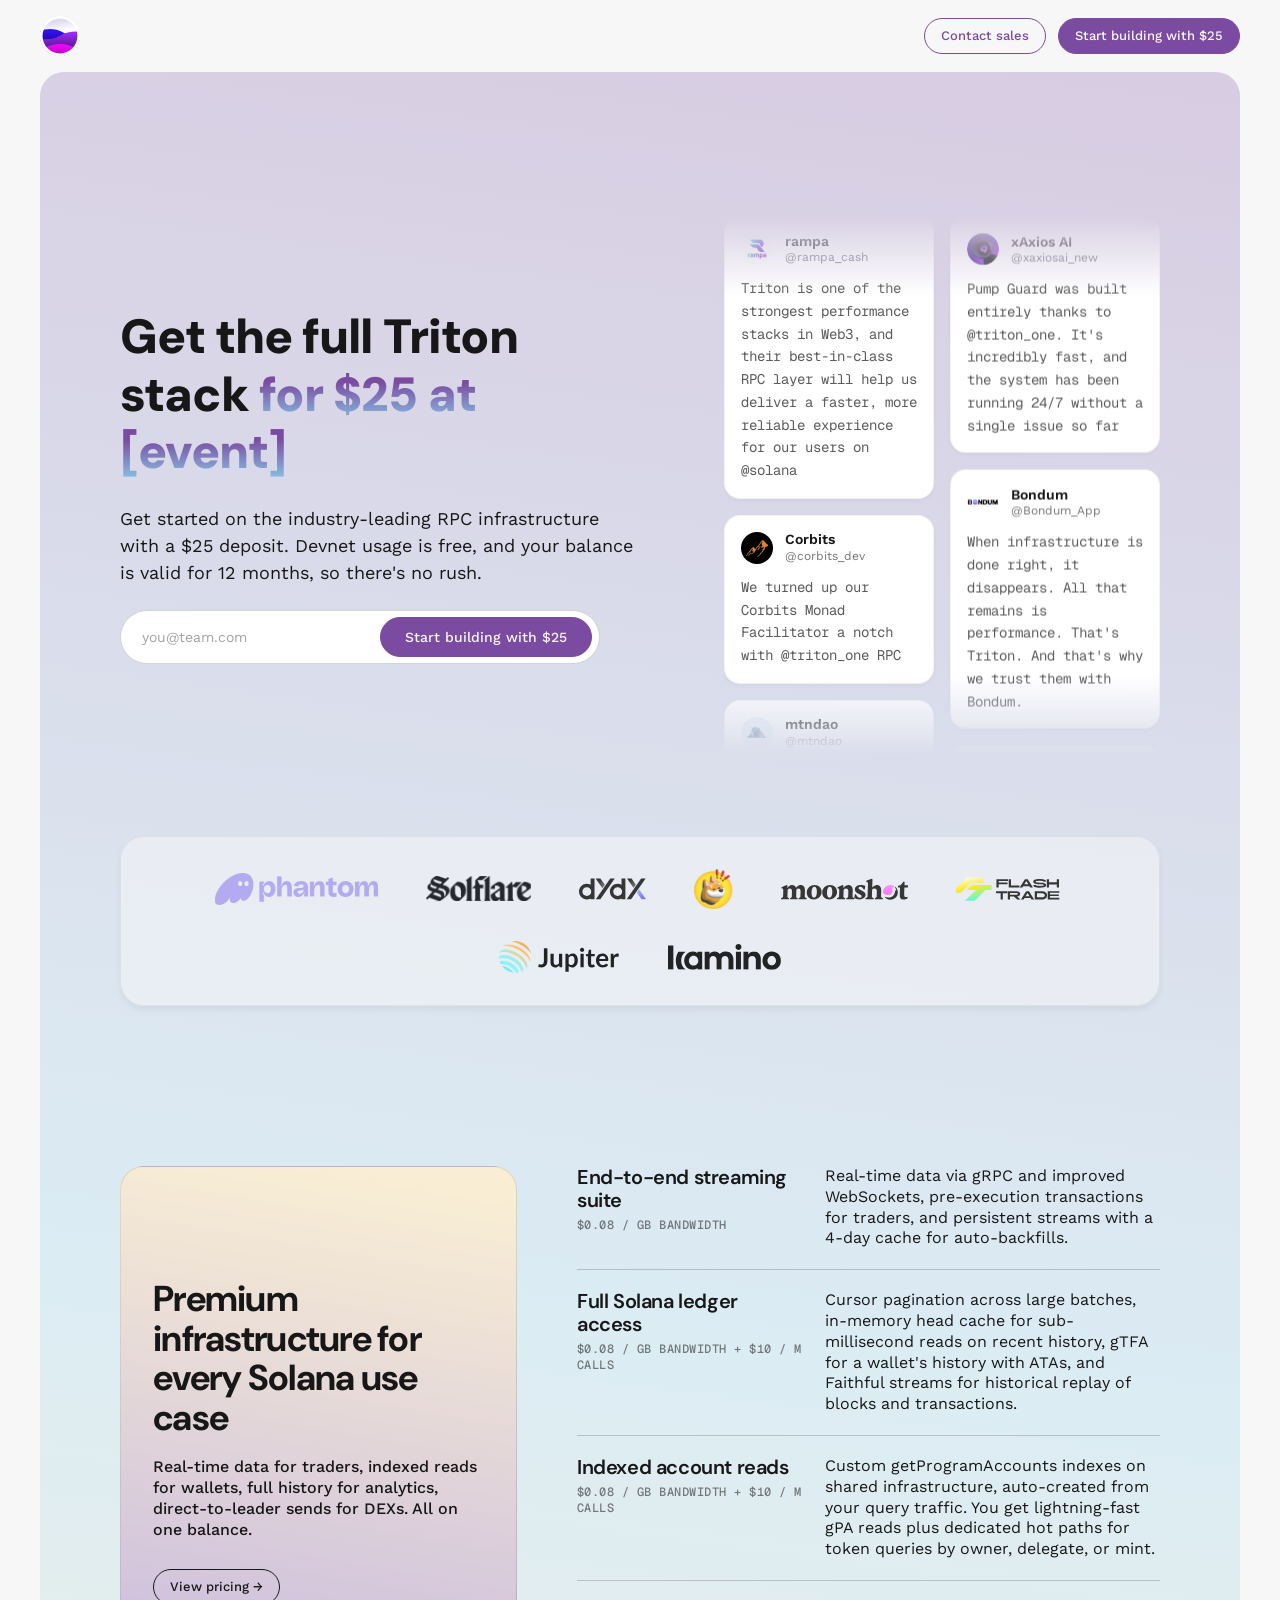
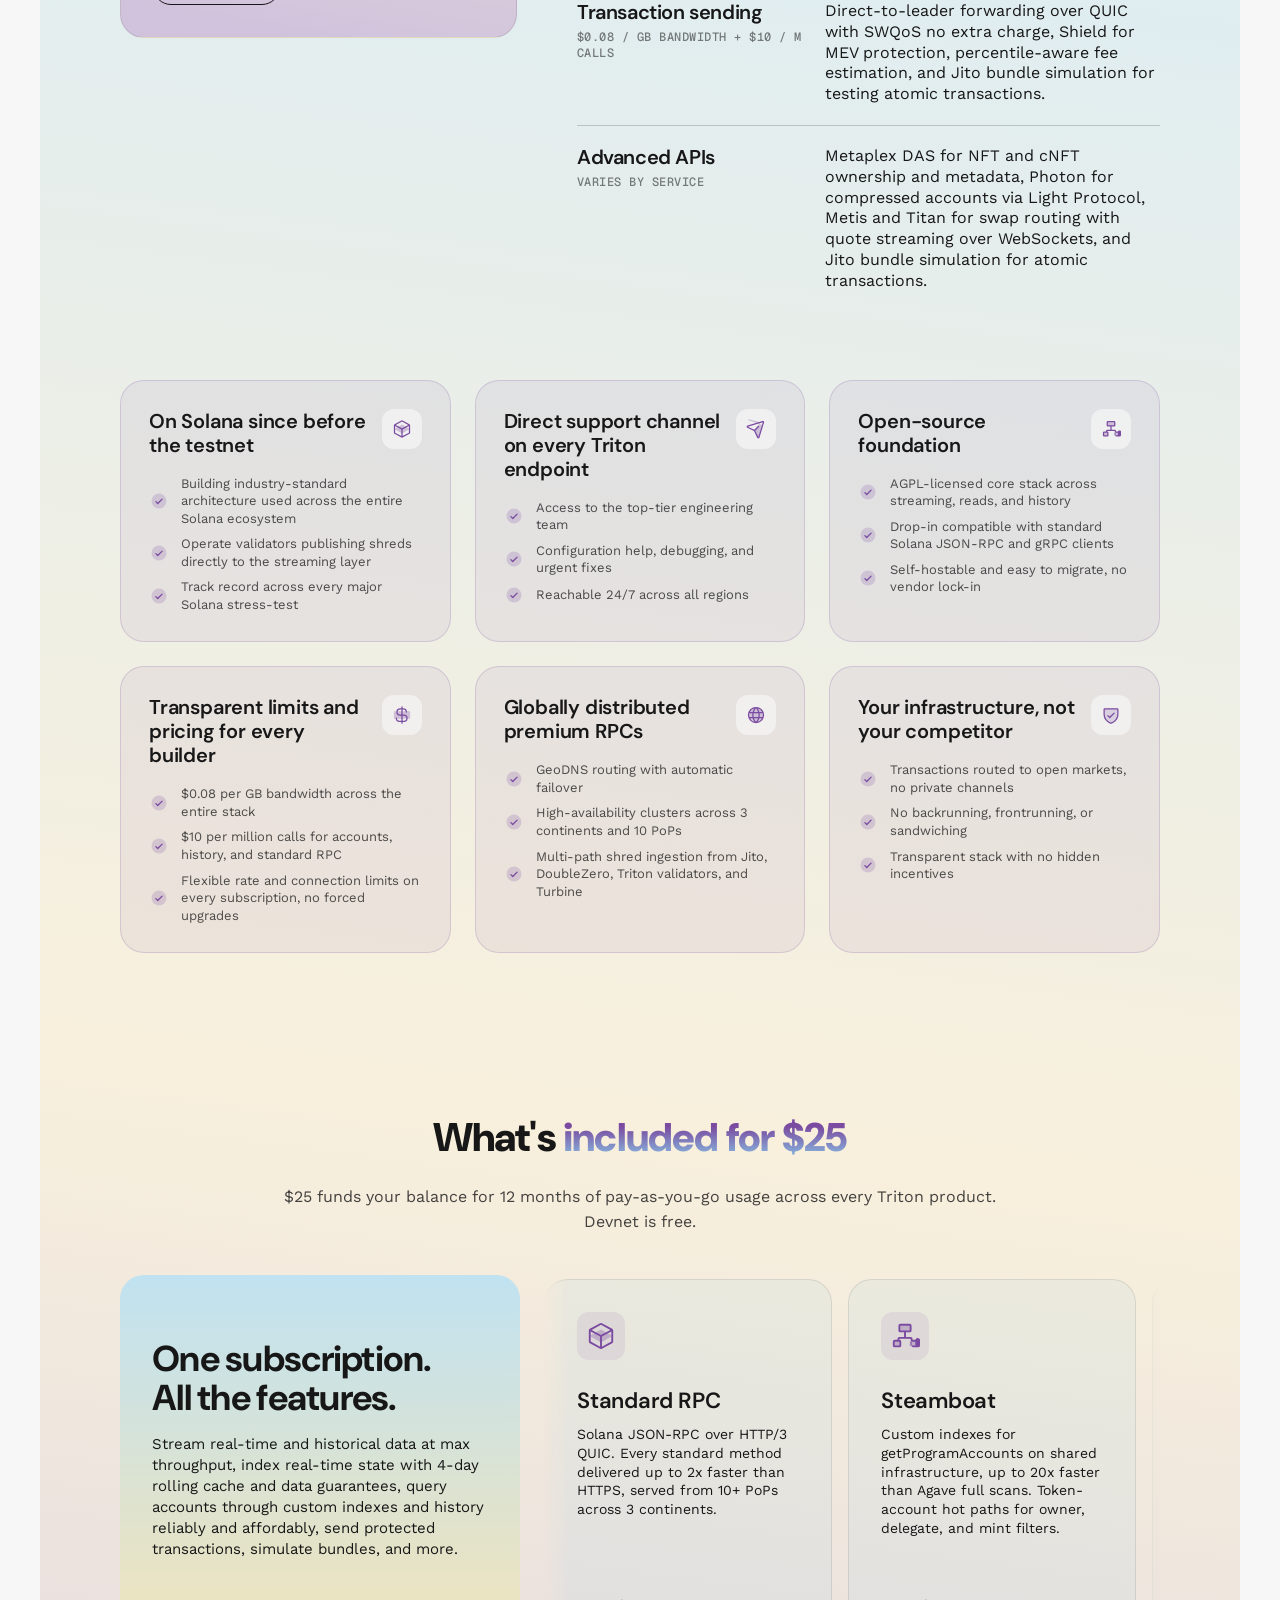
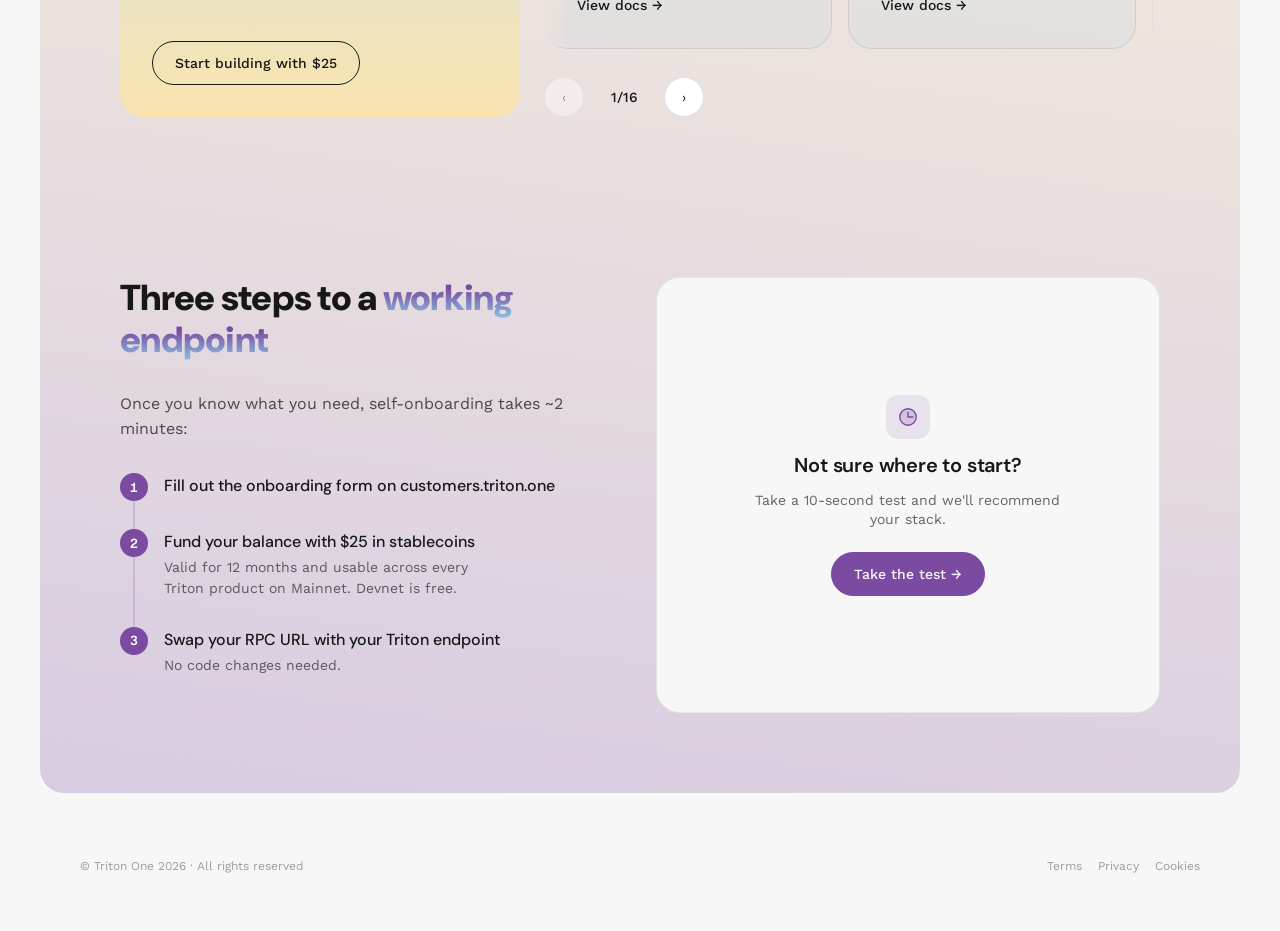
<file: lp1b.html>
<!DOCTYPE html>
<html lang="en">
<head>
<meta charset="UTF-8">
<title>Get the full Triton stack for $25 at [event] — Triton One (compact)</title>
<link rel="preconnect" href="https://fonts.googleapis.com">
<link rel="preconnect" href="https://fonts.gstatic.com" crossorigin>
<link href="https://fonts.googleapis.com/css2?family=DM+Sans:opsz,wght@9..40,400;9..40,500;9..40,600;9..40,700;9..40,900&family=Work+Sans:wght@400;500;600;700&family=Geist+Mono:wght@400;500;600&display=swap" rel="stylesheet">
<link rel="stylesheet" href="shared.css?v=2026-05-14-15">
<meta http-equiv="Cache-Control" content="no-cache, no-store, must-revalidate">
<meta http-equiv="Pragma" content="no-cache">
<meta http-equiv="Expires" content="0">
</head>
<body>

<nav class="scrollnav">
  <div class="scrollnav-inner">
    <a href="index.html" class="scrollnav-logo"><img src="assets/icons/logomark.svg" alt="Triton" style="width:36px; height:36px"></a>
    <div class="scrollnav-links">
      <a href="#categories">Solana RPC stack</a>
      <a href="#stack">What's included</a>
      <a href="#how">Get started</a>
    </div>
    <div class="scrollnav-spacer"></div>
    <div class="scrollnav-ctas">
      <a class="btn btn-outline btn-sm" data-open-contact>Contact sales</a>
      <a class="btn btn-primary btn-sm" data-action="claim">Start building with $25</a>
    </div>
  </div>
</nav>

<div class="app">

  <div class="topbar">
    <a href="index.html" class="topbar-logo"><img src="assets/icons/logomark.svg" alt="Triton" style="width:40px; height:40px"></a>
    <div class="topbar-spacer"></div>
    <div class="topbar-ctas">
      <a class="btn btn-outline btn-sm" data-open-contact>Contact sales</a>
      <a class="btn btn-primary btn-sm" data-action="claim">Start building with $25</a>
    </div>
  </div>

  <main class="main">
    <div class="body-wrap">

      <!-- HERO -->
      <section class="section section--hero">
        <div class="section-inner">
          <div class="lp1-hero">
            <div class="lp1-hero-left">
              <h1 class="h1 h1--left">Get the full Triton stack <span class="h-grad">for $25 at [event]</span></h1>
              <p class="lead lead--left">Get started on the industry-leading RPC infrastructure with a $25 deposit. Devnet usage is free, and your balance is valid for 12 months, so there's no rush.</p>
              <div class="email-pill">
                <input type="email" placeholder="you@team.com">
                <button class="btn btn-primary" data-action="claim">Start building with $25</button>
              </div>
            </div>
            <!-- Hero right: the SAME 2-column scrolling testimonials from the live CommunitySection -->
            <div class="hero-tcol community-fade-mask">
              <div class="community-cols">

                <div class="community-col">
                  <div class="community-col-inner community-col-inner--up">
                    <div class="testimonial">
                      <div class="testimonial-head"><div class="testimonial-avatar"><img src="assets/avatars/rampa.webp" alt="rampa profile image"></div><div><div class="testimonial-name">rampa</div><div class="testimonial-handle">@rampa_cash</div></div></div>
                      <p class="testimonial-quote">Triton is one of the strongest performance stacks in Web3, and their best-in-class RPC layer will help us deliver a faster, more reliable experience for our users on @solana</p>
                    </div>
                    <div class="testimonial">
                      <div class="testimonial-head"><div class="testimonial-avatar"><img src="assets/avatars/corbits.webp" alt="Corbits profile image"></div><div><div class="testimonial-name">Corbits</div><div class="testimonial-handle">@corbits_dev</div></div></div>
                      <p class="testimonial-quote">We turned up our Corbits Monad Facilitator a notch with @triton_one RPC</p>
                    </div>
                    <div class="testimonial">
                      <div class="testimonial-head"><div class="testimonial-avatar"><img src="assets/avatars/mtndao.webp" alt="mtndao profile image"></div><div><div class="testimonial-name">mtndao</div><div class="testimonial-handle">@mtndao</div></div></div>
                      <p class="testimonial-quote">Triton is an OG in the @solana ecosystem, and every great Solana team knows their products are best-in-class when it comes to latency and reliability.</p>
                    </div>
                    <div class="testimonial">
                      <div class="testimonial-head"><div class="testimonial-avatar"><img src="assets/avatars/tributary.webp" alt="tributary.so profile image"></div><div><div class="testimonial-name">tributary.so</div><div class="testimonial-handle">@tributaryso</div></div></div>
                      <p class="testimonial-quote">As it turns out, if you depend on a robust and stable @solana RPC for your websocket subscriptions, you better look into @triton_one now. Turns out they offer pay-as-you-go since last Breakpoint, excellent onboarding xp and don't mess with their customers during the night!</p>
                    </div>
                    <div class="testimonial">
                      <div class="testimonial-head"><div class="testimonial-avatar"><img src="assets/avatars/toly.webp" alt="toly profile image"></div><div><div class="testimonial-name">toly</div><div class="testimonial-handle">@toly</div></div></div>
                      <p class="testimonial-quote">Latency isn't based on block times. It's based on the response latency from the block producer. @triton_one already can land a tx mid block based on the current blocks progressive state</p>
                    </div>
                    <div class="testimonial">
                      <div class="testimonial-head"><div class="testimonial-avatar"><img src="assets/avatars/duca.webp" alt="Duca profile image"></div><div><div class="testimonial-name">Duca</div><div class="testimonial-handle">@big_duca</div></div></div>
                      <p class="testimonial-quote">I've never heard anyone say a bad thing about Triton. Someone I just talked to was raving about yall</p>
                    </div>
                    <div class="testimonial">
                      <div class="testimonial-head"><div class="testimonial-avatar"><img src="assets/avatars/justjeff.webp" alt="Just Jeff profile image"></div><div><div class="testimonial-name">Just Jeff</div><div class="testimonial-handle">@japarjam</div></div></div>
                      <p class="testimonial-quote">Far too underrated but a major contributor to the growth and resilience of @solana is the team behind @triton_one</p>
                    </div>
                    <!-- pass 2 (aria-hidden duplicate for seamless loop) -->
                    <div class="testimonial" aria-hidden="true">
                      <div class="testimonial-head"><div class="testimonial-avatar"><img src="assets/avatars/rampa.webp" alt=""></div><div><div class="testimonial-name">rampa</div><div class="testimonial-handle">@rampa_cash</div></div></div>
                      <p class="testimonial-quote">Triton is one of the strongest performance stacks in Web3, and their best-in-class RPC layer will help us deliver a faster, more reliable experience for our users on @solana</p>
                    </div>
                    <div class="testimonial" aria-hidden="true">
                      <div class="testimonial-head"><div class="testimonial-avatar"><img src="assets/avatars/corbits.webp" alt=""></div><div><div class="testimonial-name">Corbits</div><div class="testimonial-handle">@corbits_dev</div></div></div>
                      <p class="testimonial-quote">We turned up our Corbits Monad Facilitator a notch with @triton_one RPC</p>
                    </div>
                    <div class="testimonial" aria-hidden="true">
                      <div class="testimonial-head"><div class="testimonial-avatar"><img src="assets/avatars/mtndao.webp" alt=""></div><div><div class="testimonial-name">mtndao</div><div class="testimonial-handle">@mtndao</div></div></div>
                      <p class="testimonial-quote">Triton is an OG in the @solana ecosystem, and every great Solana team knows their products are best-in-class when it comes to latency and reliability.</p>
                    </div>
                    <div class="testimonial" aria-hidden="true">
                      <div class="testimonial-head"><div class="testimonial-avatar"><img src="assets/avatars/tributary.webp" alt=""></div><div><div class="testimonial-name">tributary.so</div><div class="testimonial-handle">@tributaryso</div></div></div>
                      <p class="testimonial-quote">As it turns out, if you depend on a robust and stable @solana RPC for your websocket subscriptions, you better look into @triton_one now. Turns out they offer pay-as-you-go since last Breakpoint, excellent onboarding xp and don't mess with their customers during the night!</p>
                    </div>
                    <div class="testimonial" aria-hidden="true">
                      <div class="testimonial-head"><div class="testimonial-avatar"><img src="assets/avatars/toly.webp" alt=""></div><div><div class="testimonial-name">toly</div><div class="testimonial-handle">@toly</div></div></div>
                      <p class="testimonial-quote">Latency isn't based on block times. It's based on the response latency from the block producer. @triton_one already can land a tx mid block based on the current blocks progressive state</p>
                    </div>
                    <div class="testimonial" aria-hidden="true">
                      <div class="testimonial-head"><div class="testimonial-avatar"><img src="assets/avatars/duca.webp" alt=""></div><div><div class="testimonial-name">Duca</div><div class="testimonial-handle">@big_duca</div></div></div>
                      <p class="testimonial-quote">I've never heard anyone say a bad thing about Triton. Someone I just talked to was raving about yall</p>
                    </div>
                    <div class="testimonial" aria-hidden="true">
                      <div class="testimonial-head"><div class="testimonial-avatar"><img src="assets/avatars/justjeff.webp" alt=""></div><div><div class="testimonial-name">Just Jeff</div><div class="testimonial-handle">@japarjam</div></div></div>
                      <p class="testimonial-quote">Far too underrated but a major contributor to the growth and resilience of @solana is the team behind @triton_one</p>
                    </div>
                  </div>
                </div>

                <div class="community-col">
                  <div class="community-col-inner community-col-inner--down">
                    <div class="testimonial">
                      <div class="testimonial-head"><div class="testimonial-avatar"><img src="assets/avatars/xaxios-ai.webp" alt="xAxios AI profile image"></div><div><div class="testimonial-name">xAxios AI</div><div class="testimonial-handle">@xaxiosai_new</div></div></div>
                      <p class="testimonial-quote">Pump Guard was built entirely thanks to @triton_one. It's incredibly fast, and the system has been running 24/7 without a single issue so far</p>
                    </div>
                    <div class="testimonial">
                      <div class="testimonial-head"><div class="testimonial-avatar"><img src="assets/avatars/bondum.webp" alt="Bondum profile image"></div><div><div class="testimonial-name">Bondum</div><div class="testimonial-handle">@Bondum_App</div></div></div>
                      <p class="testimonial-quote">When infrastructure is done right, it disappears. All that remains is performance. That's Triton. And that's why we trust them with Bondum.</p>
                    </div>
                    <div class="testimonial">
                      <div class="testimonial-head"><div class="testimonial-avatar"><img src="assets/avatars/elchuo160.webp" alt="elchuo160 profile image"></div><div><div class="testimonial-name">elchuo160.sol</div><div class="testimonial-handle">@elchuo160</div></div></div>
                      <p class="testimonial-quote">From day zero, when @triton_one believed in us before we had even 1 player, they've powered everything behind the scenes of @Gableguardians. Every blockchain transaction in our game runs through Triton One — fast, stable, reliable. They're a team that supports builders.</p>
                    </div>
                    <div class="testimonial">
                      <div class="testimonial-head"><div class="testimonial-avatar"><img src="assets/avatars/italo.webp" alt="italo profile image"></div><div><div class="testimonial-name">italo</div><div class="testimonial-handle">@italoacasas</div></div></div>
                      <p class="testimonial-quote">After seeing how smoothly the MET airdrop ran from an infrastructure standpoint: if you're planning one soon, you should seriously consider working with @triton_one. They were our main partner, and @dancamarg0 went above and beyond with incredible support.</p>
                    </div>
                    <div class="testimonial">
                      <div class="testimonial-head"><div class="testimonial-avatar"><img src="assets/avatars/fanatid.webp" alt="Kirill Fomichev profile image"></div><div><div class="testimonial-name">Kirill Fomichev</div><div class="testimonial-handle">@_fanatid</div></div></div>
                      <p class="testimonial-quote">Huge thanks to @triton_one for supporting the development of Alpamayo ($25k) and other open-source projects. I hope this project will reduce latency in the RPC service provided by Triton One and make it more affordable.</p>
                    </div>
                    <div class="testimonial">
                      <div class="testimonial-head"><div class="testimonial-avatar"><img src="assets/avatars/rocky-chris.webp" alt="Rocky Chris profile image"></div><div><div class="testimonial-name">Rocky Chris | Titan</div><div class="testimonial-handle">@realRockyChung</div></div></div>
                      <p class="testimonial-quote">Getting new dedicated nodes from @triton_one is like getting presents on Christmas day. Unwrap and play ASAP</p>
                    </div>
                    <div class="testimonial">
                      <div class="testimonial-head"><div class="testimonial-avatar"><img src="assets/avatars/solandy.webp" alt="Solandy profile image"></div><div><div class="testimonial-name">Solandy</div><div class="testimonial-handle">@HeyAndyS</div></div></div>
                      <p class="testimonial-quote">What is it like having good reputation in this space: Posting from the official @sol_recovery account → nothing. Posting from my account → 5 offers. @triton_one was fastest to get us set up</p>
                    </div>
                    <!-- pass 2 -->
                    <div class="testimonial" aria-hidden="true">
                      <div class="testimonial-head"><div class="testimonial-avatar"><img src="assets/avatars/xaxios-ai.webp" alt=""></div><div><div class="testimonial-name">xAxios AI</div><div class="testimonial-handle">@xaxiosai_new</div></div></div>
                      <p class="testimonial-quote">Pump Guard was built entirely thanks to @triton_one. It's incredibly fast, and the system has been running 24/7 without a single issue so far</p>
                    </div>
                    <div class="testimonial" aria-hidden="true">
                      <div class="testimonial-head"><div class="testimonial-avatar"><img src="assets/avatars/bondum.webp" alt=""></div><div><div class="testimonial-name">Bondum</div><div class="testimonial-handle">@Bondum_App</div></div></div>
                      <p class="testimonial-quote">When infrastructure is done right, it disappears. All that remains is performance. That's Triton. And that's why we trust them with Bondum.</p>
                    </div>
                    <div class="testimonial" aria-hidden="true">
                      <div class="testimonial-head"><div class="testimonial-avatar"><img src="assets/avatars/elchuo160.webp" alt=""></div><div><div class="testimonial-name">elchuo160.sol</div><div class="testimonial-handle">@elchuo160</div></div></div>
                      <p class="testimonial-quote">From day zero, when @triton_one believed in us before we had even 1 player, they've powered everything behind the scenes of @Gableguardians. Every blockchain transaction in our game runs through Triton One — fast, stable, reliable. They're a team that supports builders.</p>
                    </div>
                    <div class="testimonial" aria-hidden="true">
                      <div class="testimonial-head"><div class="testimonial-avatar"><img src="assets/avatars/italo.webp" alt=""></div><div><div class="testimonial-name">italo</div><div class="testimonial-handle">@italoacasas</div></div></div>
                      <p class="testimonial-quote">After seeing how smoothly the MET airdrop ran from an infrastructure standpoint: if you're planning one soon, you should seriously consider working with @triton_one. They were our main partner, and @dancamarg0 went above and beyond with incredible support.</p>
                    </div>
                    <div class="testimonial" aria-hidden="true">
                      <div class="testimonial-head"><div class="testimonial-avatar"><img src="assets/avatars/fanatid.webp" alt=""></div><div><div class="testimonial-name">Kirill Fomichev</div><div class="testimonial-handle">@_fanatid</div></div></div>
                      <p class="testimonial-quote">Huge thanks to @triton_one for supporting the development of Alpamayo ($25k) and other open-source projects. I hope this project will reduce latency in the RPC service provided by Triton One and make it more affordable.</p>
                    </div>
                    <div class="testimonial" aria-hidden="true">
                      <div class="testimonial-head"><div class="testimonial-avatar"><img src="assets/avatars/rocky-chris.webp" alt=""></div><div><div class="testimonial-name">Rocky Chris | Titan</div><div class="testimonial-handle">@realRockyChung</div></div></div>
                      <p class="testimonial-quote">Getting new dedicated nodes from @triton_one is like getting presents on Christmas day. Unwrap and play ASAP</p>
                    </div>
                    <div class="testimonial" aria-hidden="true">
                      <div class="testimonial-head"><div class="testimonial-avatar"><img src="assets/avatars/solandy.webp" alt=""></div><div><div class="testimonial-name">Solandy</div><div class="testimonial-handle">@HeyAndyS</div></div></div>
                      <p class="testimonial-quote">What is it like having good reputation in this space: Posting from the official @sol_recovery account → nothing. Posting from my account → 5 offers. @triton_one was fastest to get us set up</p>
                    </div>
                  </div>
                </div>

              </div>
            </div>
          </div>

          <!-- PARTNERS CARD — Partners.vue from triton.one (logos only, no link) -->
          <div class="partners-card" style="margin-top: 40px">
            <div class="partners-card-inner">
              <div class="partners-row">
                <img src="assets/logos/logo-phantom.svg"  alt="Phantom"  style="height:32px">
                <img src="assets/logos/logo-solflare.svg" alt="Solflare" style="height:26px">
                <img src="assets/logos/logo-dydx.svg?v=2" alt="dYdX"     style="height:28px">
                <img src="assets/logos/logo-bonk.svg"     alt="BONK"     style="height:40px">
                <img src="assets/logos/logo-moonshot.svg?v=2" alt="Moonshot" style="height:22px">
                <img src="assets/logos/logo-flash.svg"    alt="Flash Trade" style="height:40px">
                <img src="assets/logos/logo-jupiter.svg"  alt="Jupiter"  style="height:32px">
                <img src="assets/logos/logo-kamino.svg"   alt="Kamino"   style="height:26px">
              </div>
            </div>
          </div>
        </div>
      </section>

      <!-- CORE PRODUCT CATEGORIES — Figma access component (left header card + right list) -->
      <section class="section" id="categories">
        <div class="section-inner">
          <div class="endt-grid">

            <aside class="endt-header">
              <div class="endt-header-copy">
                <h2 class="endt-header-title">Premium infrastructure for every Solana use case</h2>
                <p class="endt-header-desc">Real-time data for traders, indexed reads for wallets, full history for analytics, direct-to-leader sends for DEXs. All on one balance.</p>
                <a class="btn btn-outline-dark btn-sm" data-action="claim" style="align-self:flex-start; margin-top:8px">View pricing →</a>
              </div>
            </aside>

            <div class="endt-list">
              <div class="endt-row">
                <div class="endt-row-head">
                  <h3 class="endt-row-title">End-to-end streaming suite</h3>
                  <div class="endt-row-tag">$0.08 / GB bandwidth</div>
                </div>
                <p class="endt-row-desc">Real-time data via gRPC and improved WebSockets, pre-execution transactions for traders, and persistent streams with a 4-day cache for auto-backfills.</p>
              </div>

              <div class="endt-row">
                <div class="endt-row-head">
                  <h3 class="endt-row-title">Full Solana ledger access</h3>
                  <div class="endt-row-tag">$0.08 / GB bandwidth + $10 / M calls</div>
                </div>
                <p class="endt-row-desc">Cursor pagination across large batches, in-memory head cache for sub-millisecond reads on recent history, gTFA for a wallet's history with ATAs, and Faithful streams for historical replay of blocks and transactions.</p>
              </div>

              <div class="endt-row">
                <div class="endt-row-head">
                  <h3 class="endt-row-title">Indexed account reads</h3>
                  <div class="endt-row-tag">$0.08 / GB bandwidth + $10 / M calls</div>
                </div>
                <p class="endt-row-desc">Custom getProgramAccounts indexes on shared infrastructure, auto-created from your query traffic. You get lightning-fast gPA reads plus dedicated hot paths for token queries by owner, delegate, or mint.</p>
              </div>

              <div class="endt-row">
                <div class="endt-row-head">
                  <h3 class="endt-row-title">Transaction sending</h3>
                  <div class="endt-row-tag">$0.08 / GB bandwidth + $10 / M calls</div>
                </div>
                <p class="endt-row-desc">Direct-to-leader forwarding over QUIC with SWQoS no extra charge, Shield for MEV protection, percentile-aware fee estimation, and Jito bundle simulation for testing atomic transactions.</p>
              </div>

              <div class="endt-row">
                <div class="endt-row-head">
                  <h3 class="endt-row-title">Advanced APIs</h3>
                  <div class="endt-row-tag">Varies by service</div>
                </div>
                <p class="endt-row-desc">Metaplex DAS for NFT and cNFT ownership and metadata, Photon for compressed accounts via Light Protocol, Metis and Titan for swap routing with quote streaming over WebSockets, and Jito bundle simulation for atomic transactions.</p>
              </div>
            </div>

          </div>

          <!-- WHY-CARDS inlined into #categories — same section padding, no extra section header -->
          <div class="why-cards" style="margin-top:48px">
            <div class="why-card">
              <div class="why-card-head">
                <h3 class="why-card-title">On Solana since before the testnet</h3>
                <div class="why-card-icon"><img src="assets/icons/products/cube.svg?v=3" alt=""></div>
              </div>
              <ul class="why-card-bullets">
                <li><img src="assets/icons/check-circle.svg" alt=""> Building industry-standard architecture used across the entire Solana ecosystem</li>
                <li><img src="assets/icons/check-circle.svg" alt=""> Operate validators publishing shreds directly to the streaming layer</li>
                <li><img src="assets/icons/check-circle.svg" alt=""> Track record across every major Solana stress-test</li>
              </ul>
            </div>
            <div class="why-card">
              <div class="why-card-head">
                <h3 class="why-card-title">Direct support channel on every Triton endpoint</h3>
                <div class="why-card-icon"><img src="assets/icons/products/paperplane.svg?v=3" alt=""></div>
              </div>
              <ul class="why-card-bullets">
                <li><img src="assets/icons/check-circle.svg" alt=""> Access to the top-tier engineering team</li>
                <li><img src="assets/icons/check-circle.svg" alt=""> Configuration help, debugging, and urgent fixes</li>
                <li><img src="assets/icons/check-circle.svg" alt=""> Reachable 24/7 across all regions</li>
              </ul>
            </div>
            <div class="why-card">
              <div class="why-card-head">
                <h3 class="why-card-title">Open-source foundation</h3>
                <div class="why-card-icon"><img src="assets/icons/products/treestructure.svg?v=3" alt=""></div>
              </div>
              <ul class="why-card-bullets">
                <li><img src="assets/icons/check-circle.svg" alt=""> AGPL-licensed core stack across streaming, reads, and history</li>
                <li><img src="assets/icons/check-circle.svg" alt=""> Drop-in compatible with standard Solana JSON-RPC and gRPC clients</li>
                <li><img src="assets/icons/check-circle.svg" alt=""> Self-hostable and easy to migrate, no vendor lock-in</li>
              </ul>
            </div>
            <div class="why-card">
              <div class="why-card-head">
                <h3 class="why-card-title">Transparent limits and pricing for every builder</h3>
                <div class="why-card-icon"><img src="assets/icons/products/dollar.svg?v=3" alt=""></div>
              </div>
              <ul class="why-card-bullets">
                <li><img src="assets/icons/check-circle.svg" alt=""> $0.08 per GB bandwidth across the entire stack</li>
                <li><img src="assets/icons/check-circle.svg" alt=""> $10 per million calls for accounts, history, and standard RPC</li>
                <li><img src="assets/icons/check-circle.svg" alt=""> Flexible rate and connection limits on every subscription, no forced upgrades</li>
              </ul>
            </div>
            <div class="why-card">
              <div class="why-card-head">
                <h3 class="why-card-title">Globally distributed premium RPCs</h3>
                <div class="why-card-icon"><img src="assets/icons/products/globe.svg?v=3" alt=""></div>
              </div>
              <ul class="why-card-bullets">
                <li><img src="assets/icons/check-circle.svg" alt=""> GeoDNS routing with automatic failover</li>
                <li><img src="assets/icons/check-circle.svg" alt=""> High-availability clusters across 3 continents and 10 PoPs</li>
                <li><img src="assets/icons/check-circle.svg" alt=""> Multi-path shred ingestion from Jito, DoubleZero, Triton validators, and Turbine</li>
              </ul>
            </div>
            <div class="why-card">
              <div class="why-card-head">
                <h3 class="why-card-title">Your infrastructure, not your competitor</h3>
                <div class="why-card-icon"><img src="assets/icons/products/shield-check.svg?v=3" alt=""></div>
              </div>
              <ul class="why-card-bullets">
                <li><img src="assets/icons/check-circle.svg" alt=""> Transactions routed to open markets, no private channels</li>
                <li><img src="assets/icons/check-circle.svg" alt=""> No backrunning, frontrunning, or sandwiching</li>
                <li><img src="assets/icons/check-circle.svg" alt=""> Transparent stack with no hidden incentives</li>
              </ul>
            </div>
          </div>
        </div>
      </section>

      <!-- WHAT'S INCLUDED FOR $25 -->
      <section class="section" id="stack">
        <div class="section-inner">
          <div class="section-head">
            <h2 class="h2">What's <span class="h-grad">included for $25</span></h2>
            <p class="section-sub">$25 funds your balance for 12 months of pay-as-you-go usage across every Triton product. Devnet is free.</p>
          </div>
          <div class="ultra-block">
            <div class="ultra-card">
              <div>
                <h2>One subscription.<br>All the features.</h2>
                <p>Stream real-time and historical data at max throughput, index real-time state with 4-day rolling cache and data guarantees, query accounts through custom indexes and history reliably and affordably, send protected transactions, simulate bundles, and more.</p>
              </div>
              <a class="btn btn-outline-dark" data-action="claim">Start building with $25</a>
            </div>
            <div class="ultra-scroller-wrap">
              <div class="ultra-scroller">
                <div class="ultra-scroller-inner">
                  <div class="ultra-slide"><div class="ultra-slide-icon"><img src="assets/icons/products/cube.svg?v=3" alt=""></div><div class="ultra-slide-body"><div class="ultra-slide-name">Standard RPC</div><div class="ultra-slide-desc">Solana JSON-RPC over HTTP/3 QUIC. Every standard method delivered up to 2x faster than HTTPS, served from 10+ PoPs across 3 continents.</div></div><a class="ultra-slide-link">View docs →</a></div>
                  <div class="ultra-slide"><div class="ultra-slide-icon"><img src="assets/icons/products/treestructure.svg?v=3" alt=""></div><div class="ultra-slide-body"><div class="ultra-slide-name">Steamboat</div><div class="ultra-slide-desc">Custom indexes for getProgramAccounts on shared infrastructure, up to 20x faster than Agave full scans. Token-account hot paths for owner, delegate, and mint filters.</div></div><a class="ultra-slide-link" href="lp3.html">View docs →</a></div>
                  <div class="ultra-slide"><div class="ultra-slide-icon"><img src="assets/icons/products/arrows-clockwise.svg?v=3" alt=""></div><div class="ultra-slide-body"><div class="ultra-slide-name">Account Sync</div><div class="ultra-slide-desc">Resolve account queries locally from a streaming-backed cache. Sub-slot freshness from your existing polling code via one-line SDK swap.</div></div><a class="ultra-slide-link">View docs →</a></div>
                  <div class="ultra-slide"><div class="ultra-slide-icon"><img src="assets/icons/products/scroll.svg?v=3" alt=""></div><div class="ultra-slide-body"><div class="ultra-slide-name">Hydrant</div><div class="ultra-slide-desc">ClickHouse rewrite of Solana history, tuned to how devs query the chain. Up to 38x faster at p50, sub-1ms head cache for recent slots, single-call wallet history.</div></div><a class="ultra-slide-link" href="lp2.html">View docs →</a></div>
                  <div class="ultra-slide"><div class="ultra-slide-icon"><img src="assets/icons/products/lightning.svg?v=3" alt=""></div><div class="ultra-slide-body"><div class="ultra-slide-name">Dragon's Mouth gRPC</div><div class="ultra-slide-desc">Sub-slot real-time updates for accounts, transactions, slots, and blocks. Advanced filters, auto-reconnect with a 1,000-slot buffer, and compressed filters for tracking millions of accounts.</div></div><a class="ultra-slide-link">View docs →</a></div>
                  <div class="ultra-slide"><div class="ultra-slide-icon"><img src="assets/icons/products/globe.svg?v=3" alt=""></div><div class="ultra-slide-body"><div class="ultra-slide-name">Whirligig WebSockets</div><div class="ultra-slide-desc">Translates Dragon's Mouth speed into WebSockets. Same sub-slot updates and advanced filters, plus transactionSubscribe support for frontends.</div></div><a class="ultra-slide-link">View docs →</a></div>
                  <div class="ultra-slide"><div class="ultra-slide-icon"><img src="assets/icons/products/database.svg?v=3" alt=""></div><div class="ultra-slide-body"><div class="ultra-slide-name">Fumarole reliable streams</div><div class="ultra-slide-desc">Persistent streaming for zero data gaps with 96h rolling cache. Automatic backfill on resume, at-least-once delivery, and three streaming modes.</div></div><a class="ultra-slide-link">View docs →</a></div>
                  <div class="ultra-slide"><div class="ultra-slide-icon"><img src="assets/icons/products/squares.svg?v=3" alt=""></div><div class="ultra-slide-body"><div class="ultra-slide-name">Deshred transactions</div><div class="ultra-slide-desc">Pre-execution transactions reconstructed from raw shreds, ~20ms faster than standard gRPC at p90. Perfect for setups where being milliseconds early translates into PNL.</div></div><a class="ultra-slide-link">View docs →</a></div>
                  <div class="ultra-slide"><div class="ultra-slide-icon"><img src="assets/icons/products/rewind.svg?v=3" alt=""></div><div class="ultra-slide-body"><div class="ultra-slide-name">Old Faithful streams</div><div class="ultra-slide-desc">Replay every block and transaction from genesis through the same gRPC interface. Maximum throughput on parallel connections with account, vote and failed transaction filters.</div></div><a class="ultra-slide-link">View docs →</a></div>
                  <div class="ultra-slide"><div class="ultra-slide-icon"><img src="assets/icons/products/paperplane.svg?v=3" alt=""></div><div class="ultra-slide-body"><div class="ultra-slide-name">Yellowstone Jet</div><div class="ultra-slide-desc">Direct-to-leader transaction forwarding over QUIC with leader scheduling, connection pooling, and retries handled for you. Stake-weighted quality of service and Shield MEV-protection are integrated.</div></div><a class="ultra-slide-link">View docs →</a></div>
                  <div class="ultra-slide"><div class="ultra-slide-icon"><img src="assets/icons/products/image-square.svg?v=3" alt=""></div><div class="ultra-slide-body"><div class="ultra-slide-name">DAS API</div><div class="ultra-slide-desc">Fastest way to query NFT and cNFT ownership, proofs, and metadata. Get all the assets a wallet owns in a single request through our dedicated DAS clusters.</div></div><a class="ultra-slide-link">View docs →</a></div>
                  <div class="ultra-slide"><div class="ultra-slide-icon"><img src="assets/icons/products/floppy.svg?v=3" alt=""></div><div class="ultra-slide-body"><div class="ultra-slide-name">ZK Compression</div><div class="ultra-slide-desc">Triton-hosted Photon instances for reading compressed accounts and validity proofs via Light Protocol indexes.</div></div><a class="ultra-slide-link">View docs →</a></div>
                  <div class="ultra-slide"><div class="ultra-slide-icon"><img src="assets/icons/products/dollar.svg?v=3" alt=""></div><div class="ultra-slide-body"><div class="ultra-slide-name">Priority Fees API</div><div class="ultra-slide-desc">Tail-aware percentiles for reliable landing without overpaying. Define the exact percentile for your benchmarks based on your strategy.</div></div><a class="ultra-slide-link">View docs →</a></div>
                  <div class="ultra-slide"><div class="ultra-slide-icon"><img src="assets/icons/products/storefront.svg?v=3" alt=""></div><div class="ultra-slide-body"><div class="ultra-slide-name">Metis swap API</div><div class="ultra-slide-desc">Swap routing across 20+ DEXes with exact-out and platform-fee support. Calculates a route and splits trades, builds ready-to-sign swap transactions, and exposes a simple REST API.</div></div><a class="ultra-slide-link">View docs →</a></div>
                  <div class="ultra-slide"><div class="ultra-slide-icon"><img src="assets/icons/products/arrowbend.svg?v=3" alt=""></div><div class="ultra-slide-body"><div class="ultra-slide-name">Titan swap API</div><div class="ultra-slide-desc">Runs simulations against on-chain routers and RFQ sources, selecting the best path. DART live re-optimisation provides minimal slippage, and quote streaming delivers low-latency price updates.</div></div><a class="ultra-slide-link">View docs →</a></div>
                  <div class="ultra-slide"><div class="ultra-slide-icon"><img src="assets/icons/products/rocket.svg?v=3" alt=""></div><div class="ultra-slide-body"><div class="ultra-slide-name">Jito bundles</div><div class="ultra-slide-desc">Bundle simulation available on all the endpoints. Test atomic transaction bundles before submitting to the Jito block engine.</div></div><a class="ultra-slide-link">View docs →</a></div>
                </div>
              </div>
              <div class="ultra-pager">
                <button class="ultra-pager-btn ultra-pager-prev" aria-label="Previous">‹</button>
                <span class="ultra-pager-count">1/16</span>
                <button class="ultra-pager-btn ultra-pager-next" aria-label="Next">›</button>
              </div>
            </div>
          </div>
        </div>
      </section>

      <!-- THREE STEPS TO A WORKING ENDPOINT (compact — left column carries H2 + steps, no stats) -->
      <section class="section" id="how">
        <div class="section-inner section-inner--left">
          <div class="build-stack-split">
            <div class="get-started-left">
              <h2 class="h2 h1--left" style="margin:0">Three steps to a <span class="h-grad">working endpoint</span></h2>
              <p class="get-started-lead">Once you know what you need, self-onboarding takes ~2 minutes:</p>
              <ol class="steps-vertical">
                <li class="step-vertical">
                  <div class="step-vertical-num">1</div>
                  <div class="step-vertical-body">
                    <div class="step-vertical-title">Fill out the onboarding form on customers.triton.one</div>
                  </div>
                </li>
                <li class="step-vertical">
                  <div class="step-vertical-num">2</div>
                  <div class="step-vertical-body">
                    <div class="step-vertical-title">Fund your balance with $25 in stablecoins</div>
                    <div class="step-vertical-desc">Valid for 12 months and usable across every<br>Triton product on Mainnet. Devnet is free.</div>
                  </div>
                </li>
                <li class="step-vertical">
                  <div class="step-vertical-num">3</div>
                  <div class="step-vertical-body">
                    <div class="step-vertical-title">Swap your RPC URL with your Triton endpoint</div>
                    <div class="step-vertical-desc">No code changes needed.</div>
                  </div>
                </li>
              </ol>
            </div>

            <div class="wizard wizard--teasing" data-final-cta="Start building with $25" data-final-action="claim" data-step-count="4">

              <!-- Teaser overlay: covers the WHOLE wizard (progress, step, footer) -->
              <div class="wizard-teaser-overlay" data-wizard-teaser>
                <div class="wizard-teaser-icon"><img src="assets/icons/products/clock.svg?v=3" alt=""></div>
                <div class="wizard-teaser-label">Not sure where to start?</div>
                <div class="wizard-teaser-sub">Take a 10-second test and we'll recommend your stack.</div>
                <button class="btn btn-primary wizard-teaser-cta" type="button">Take the test →</button>
              </div>

              <div class="wizard-head">
                <div class="wizard-progress"><div class="wizard-progress-fill"></div></div>
                <span class="wizard-counter">Step 1 of 4</span>
              </div>

              <!-- Step 1 — single-choice, auto-advance -->
              <div class="wizard-step wizard-step--active" data-required="one" data-auto-advance="true">
                <h3 class="wizard-q">What are you working on?</h3>
                <div class="wizard-options">
                  <button class="wizard-option wizard-option--card" data-value="deshred dragons-mouth jet priority-fees"><div class="wizard-option-icon"><img src="assets/icons/products/chart-line-up.svg?v=3" alt=""></div><div class="wizard-option-text"><span class="wizard-option-title">HFT, copy-trading, market making</span></div></button>
                  <button class="wizard-option wizard-option--card" data-value="standard-rpc das-api"><div class="wizard-option-icon"><img src="assets/icons/products/wallet.svg?v=3" alt=""></div><div class="wizard-option-text"><span class="wizard-option-title">Wallet, NFTs, RWA, consumer app</span></div></button>
                  <button class="wizard-option wizard-option--card" data-value="dragons-mouth standard-rpc jet"><div class="wizard-option-icon"><img src="assets/icons/products/lightning.svg?v=3" alt=""></div><div class="wizard-option-text"><span class="wizard-option-title">DeFi, gaming, agentic AI</span></div></button>
                  <button class="wizard-option wizard-option--card" data-value="fumarole old-faithful"><div class="wizard-option-icon"><img src="assets/icons/products/database.svg?v=3" alt=""></div><div class="wizard-option-text"><span class="wizard-option-title">Indexing, analytics, DePIN, custodian</span></div></button>
                </div>
              </div>

              <!-- Step 2 — multi-choice (real-time data) -->
              <div class="wizard-step" data-required="multi">
                <h3 class="wizard-q">What matters most in real-time data?</h3>
                <div class="wizard-options">
                  <button class="wizard-option wizard-option--card wizard-option--multi" data-value="dragons-mouth"><div class="wizard-option-icon"><img src="assets/icons/products/lightning.svg?v=3" alt=""></div><div class="wizard-option-text"><span class="wizard-option-title">Real-time updates for backends</span></div><span class="wizard-option-check"></span></button>
                  <button class="wizard-option wizard-option--card wizard-option--multi" data-value="fumarole"><div class="wizard-option-icon"><img src="assets/icons/products/shield-check.svg?v=3" alt=""></div><div class="wizard-option-text"><span class="wizard-option-title">Zero-gap delivery and accuracy</span></div><span class="wizard-option-check"></span></button>
                  <button class="wizard-option wizard-option--card wizard-option--multi" data-value="account-sync"><div class="wizard-option-icon"><img src="assets/icons/products/arrows-clockwise.svg?v=3" alt=""></div><div class="wizard-option-text"><span class="wizard-option-title">Easiest setup, same-day shipping</span></div><span class="wizard-option-check"></span></button>
                  <button class="wizard-option wizard-option--card wizard-option--multi" data-value="whirligig"><div class="wizard-option-icon"><img src="assets/icons/products/globe.svg?v=3" alt=""></div><div class="wizard-option-text"><span class="wizard-option-title">Low-latency data for frontends</span></div><span class="wizard-option-check"></span></button>
                  <button class="wizard-option wizard-option--card wizard-option--multi" data-value="deshred"><div class="wizard-option-icon"><img src="assets/icons/products/squares.svg?v=3" alt=""></div><div class="wizard-option-text"><span class="wizard-option-title">Pre-execution transactions</span></div><span class="wizard-option-check"></span></button>
                  <button class="wizard-option wizard-option--card wizard-option--multi" data-value="standard-rpc"><div class="wizard-option-icon"><img src="assets/icons/products/question.svg?v=3" alt=""></div><div class="wizard-option-text"><span class="wizard-option-title">Not sure yet</span></div><span class="wizard-option-check"></span></button>
                </div>
              </div>

              <!-- Step 3 — multi-choice (historical data) -->
              <div class="wizard-step" data-required="multi">
                <h3 class="wizard-q">What do you need from historical data?</h3>
                <div class="wizard-options">
                  <button class="wizard-option wizard-option--card wizard-option--multi" data-value="hydrant"><div class="wizard-option-icon"><img src="assets/icons/products/scroll.svg?v=3" alt=""></div><div class="wizard-option-text"><span class="wizard-option-title">Wallet transaction history</span></div><span class="wizard-option-check"></span></button>
                  <button class="wizard-option wizard-option--card wizard-option--multi" data-value="old-faithful"><div class="wizard-option-icon"><img src="assets/icons/products/rewind.svg?v=3" alt=""></div><div class="wizard-option-text"><span class="wizard-option-title">Bulk replay or backfill</span></div><span class="wizard-option-check"></span></button>
                  <button class="wizard-option wizard-option--card wizard-option--multi" data-value="hydrant"><div class="wizard-option-icon"><img src="assets/icons/products/clock.svg?v=3" alt=""></div><div class="wizard-option-text"><span class="wizard-option-title">Standard historical RPC across recent and deep</span></div><span class="wizard-option-check"></span></button>
                  <button class="wizard-option wizard-option--card wizard-option--multi" data-value="standard-rpc"><div class="wizard-option-icon"><img src="assets/icons/products/minus-circle.svg?v=3" alt=""></div><div class="wizard-option-text"><span class="wizard-option-title">No history needed</span></div><span class="wizard-option-check"></span></button>
                </div>
              </div>

              <!-- Step 4 — Suggested stack -->
              <div class="wizard-step" data-stack="true" data-skip-validate="true">
                <h3 class="wizard-q">Your suggested tools, all included in the $25 deposit</h3>
                <div class="wizard-stack" data-stack-target></div>
              </div>

              <div class="wizard-footer">
                <button class="btn btn-outline-dark wizard-back" disabled>← Back</button>
                <div class="wizard-dots">
                  <span class="wizard-dot wizard-dot--active"></span>
                  <span class="wizard-dot"></span>
                  <span class="wizard-dot"></span>
                  <span class="wizard-dot"></span>
                </div>
                <button class="btn btn-primary wizard-next">Next →</button>
              </div>
            </div>
          </div>
        </div>
      </section>

    </div>
  </main>

  <div class="page-gap"></div>

  <div class="footer-strip-bottom" style="margin:0 auto; padding:24px 40px 56px">
    <span>© Triton One 2026 · All rights reserved</span>
    <div class="footer-strip-bottom-links"><a>Terms</a><a>Privacy</a><a>Cookies</a></div>
  </div>

  <!-- CONTACT MODAL -->
  <div class="modal" id="contact-modal">
    <div class="modal-backdrop"></div>
    <div class="modal-content">
      <button class="modal-close" data-close-contact>×</button>
      <h2 class="h2">Tell us about your <span class="h-grad">stack</span></h2>
      <p class="body" style="margin-top:8px">We'll get back to you with the best setup for streaming, history, accounts, and sending.</p>
      <form class="modal-form">
        <div class="connect-field"><label>Name</label><input placeholder="Your name" required></div>
        <div class="connect-field"><label>Email</label><input type="email" placeholder="you@team.com" required></div>
        <div class="connect-field"><label>Telegram handle (optional)</label><input placeholder="@handle"></div>
        <div class="connect-field"><label>Project type</label>
          <select required>
            <option value="">Select…</option>
            <option>Trading or DeFi</option>
            <option>Wallet or consumer</option>
            <option>Indexer or data</option>
            <option>NFT or collectibles</option>
            <option>Infrastructure</option>
            <option>Other</option>
          </select>
        </div>
        <div class="connect-field connect-field--wide"><label>What are you building?</label><textarea placeholder="We are building..." required></textarea></div>
        <button type="submit" class="btn btn-primary">Send</button>
      </form>
    </div>
  </div>

</div>
<script src="app.js"></script>
</body>
</html>
</file>
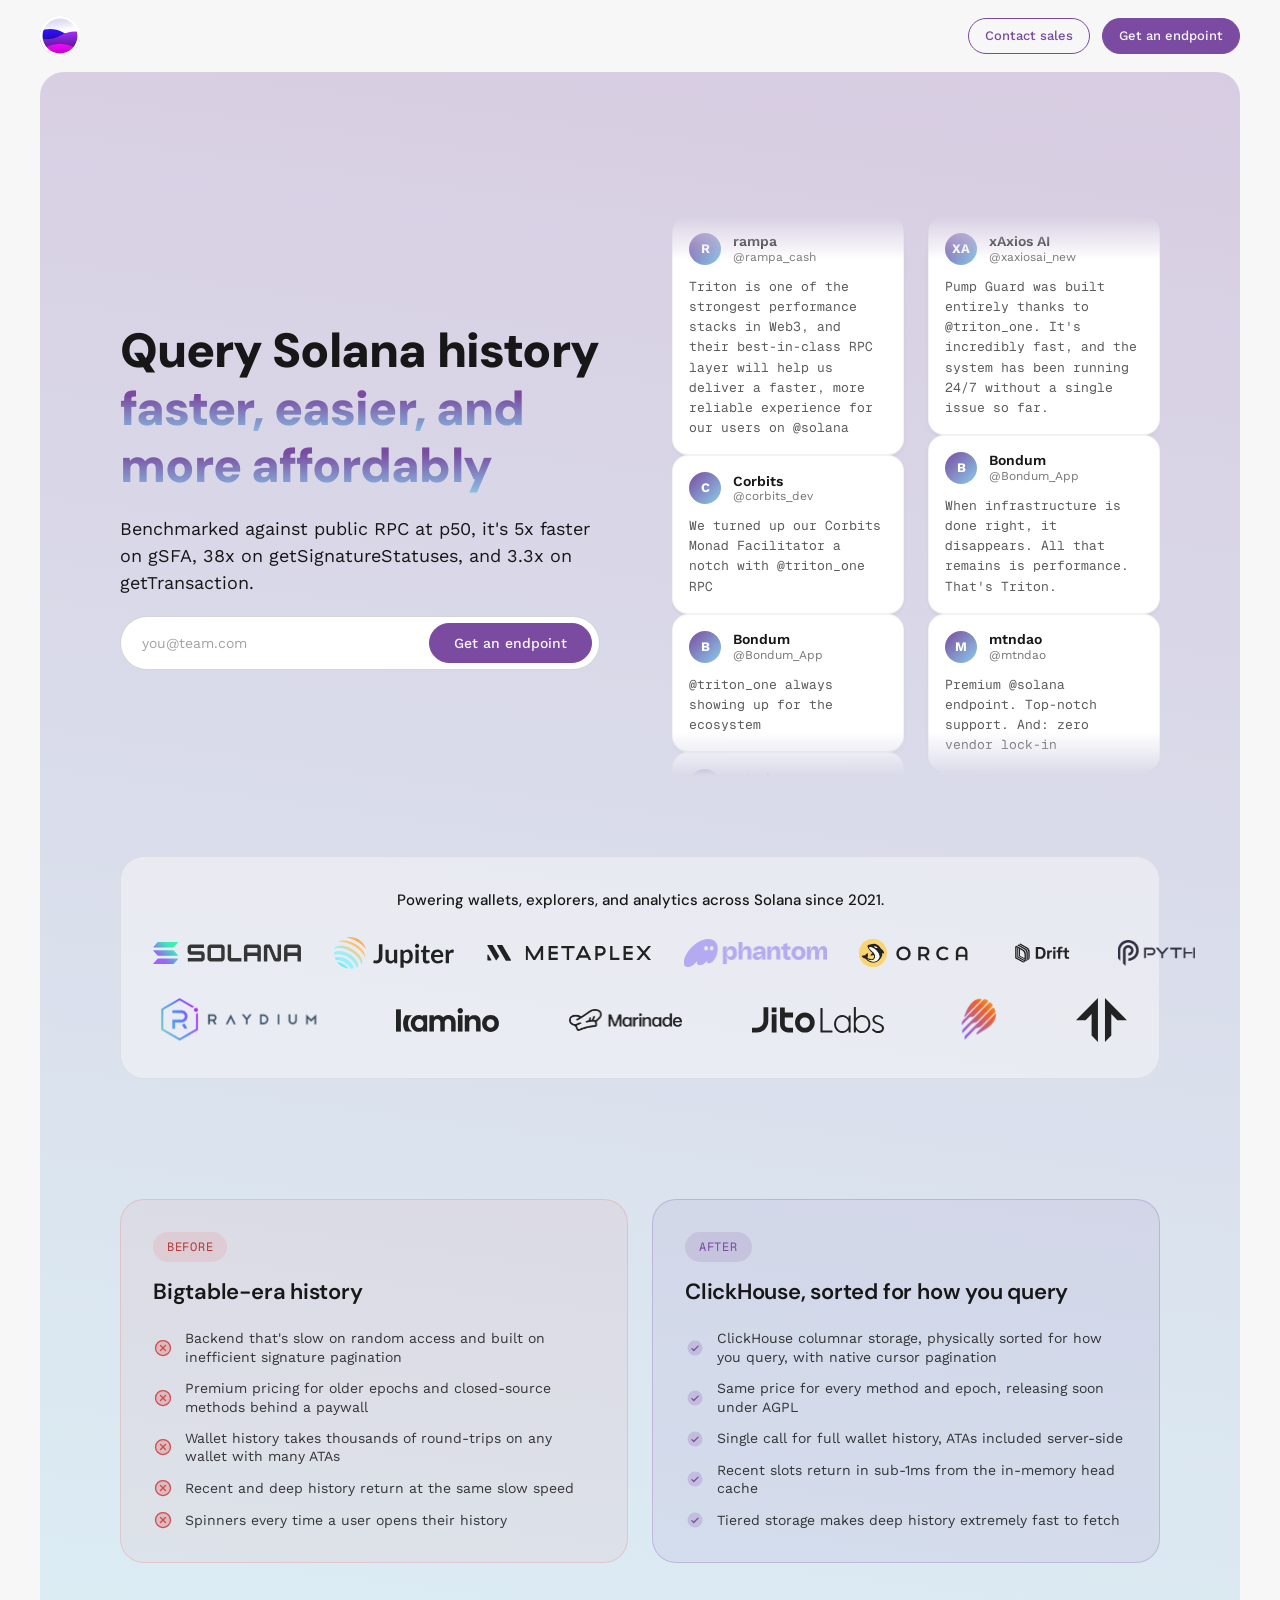
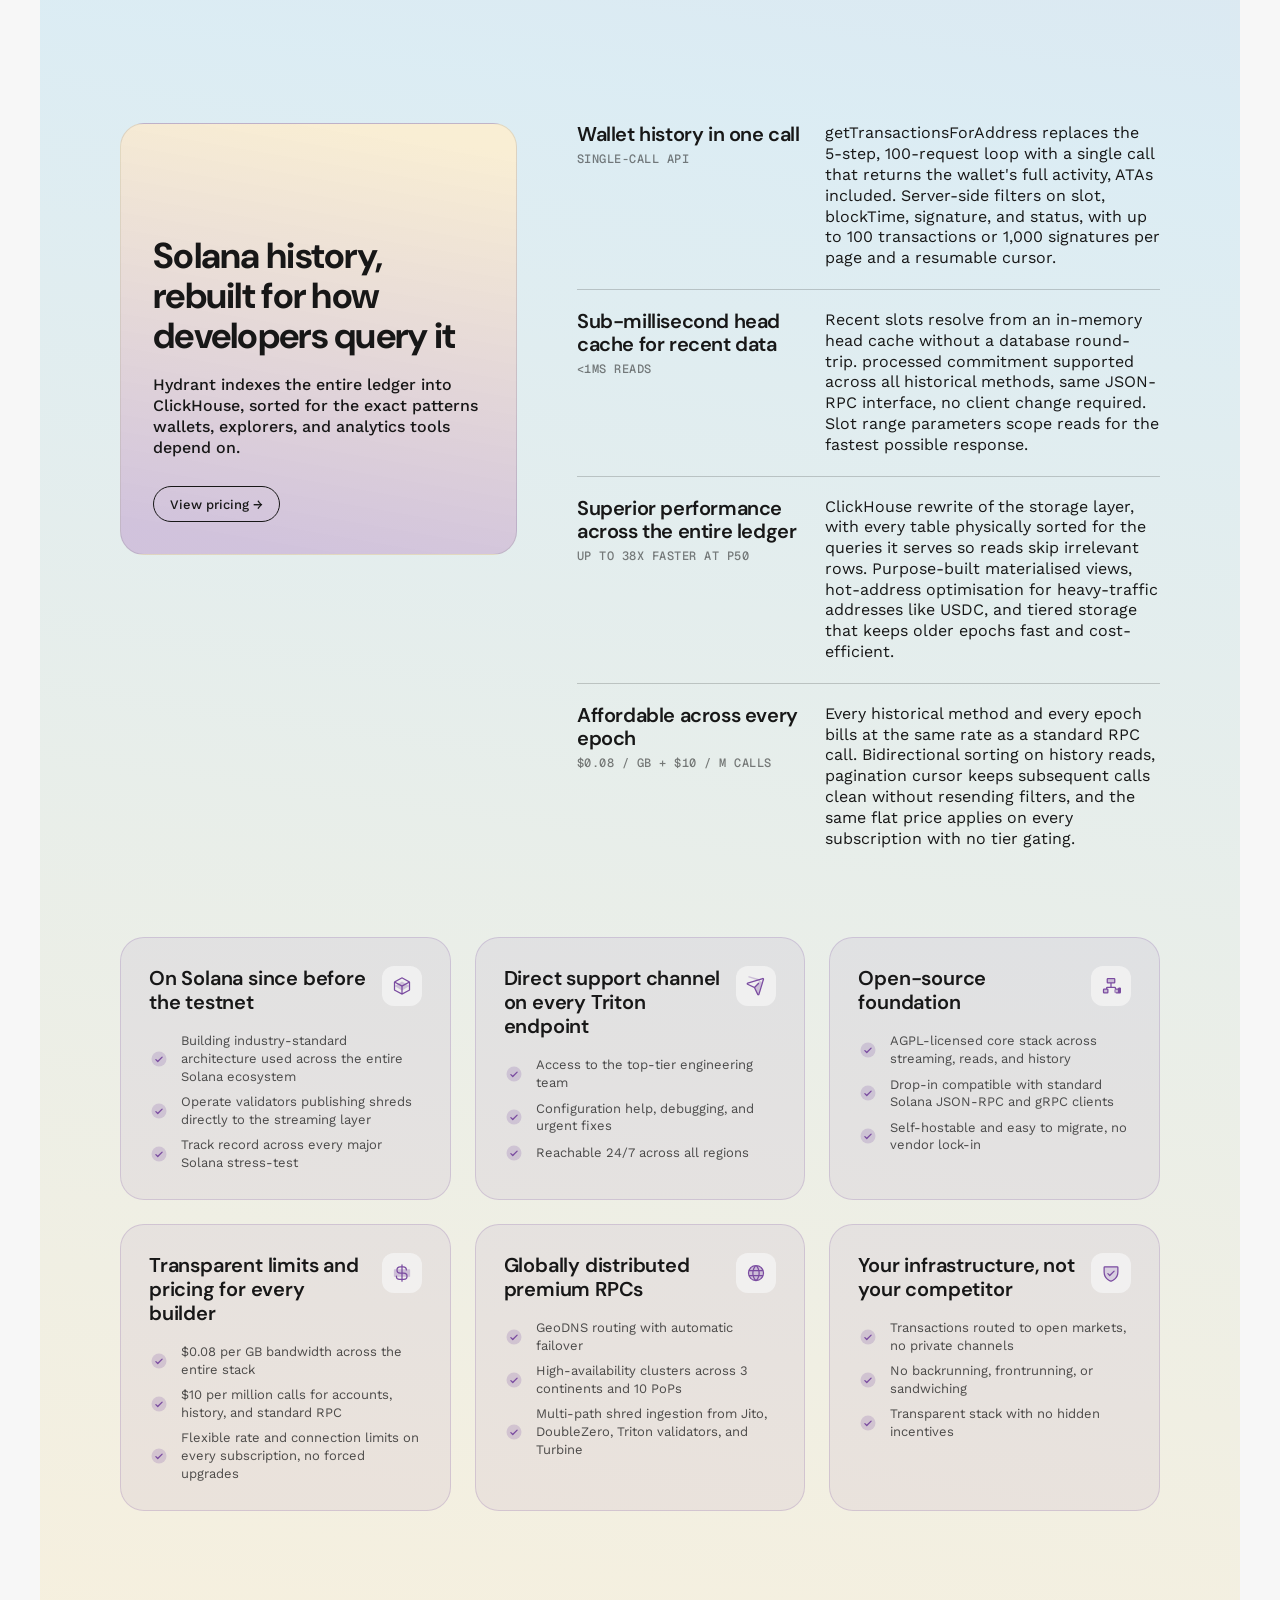
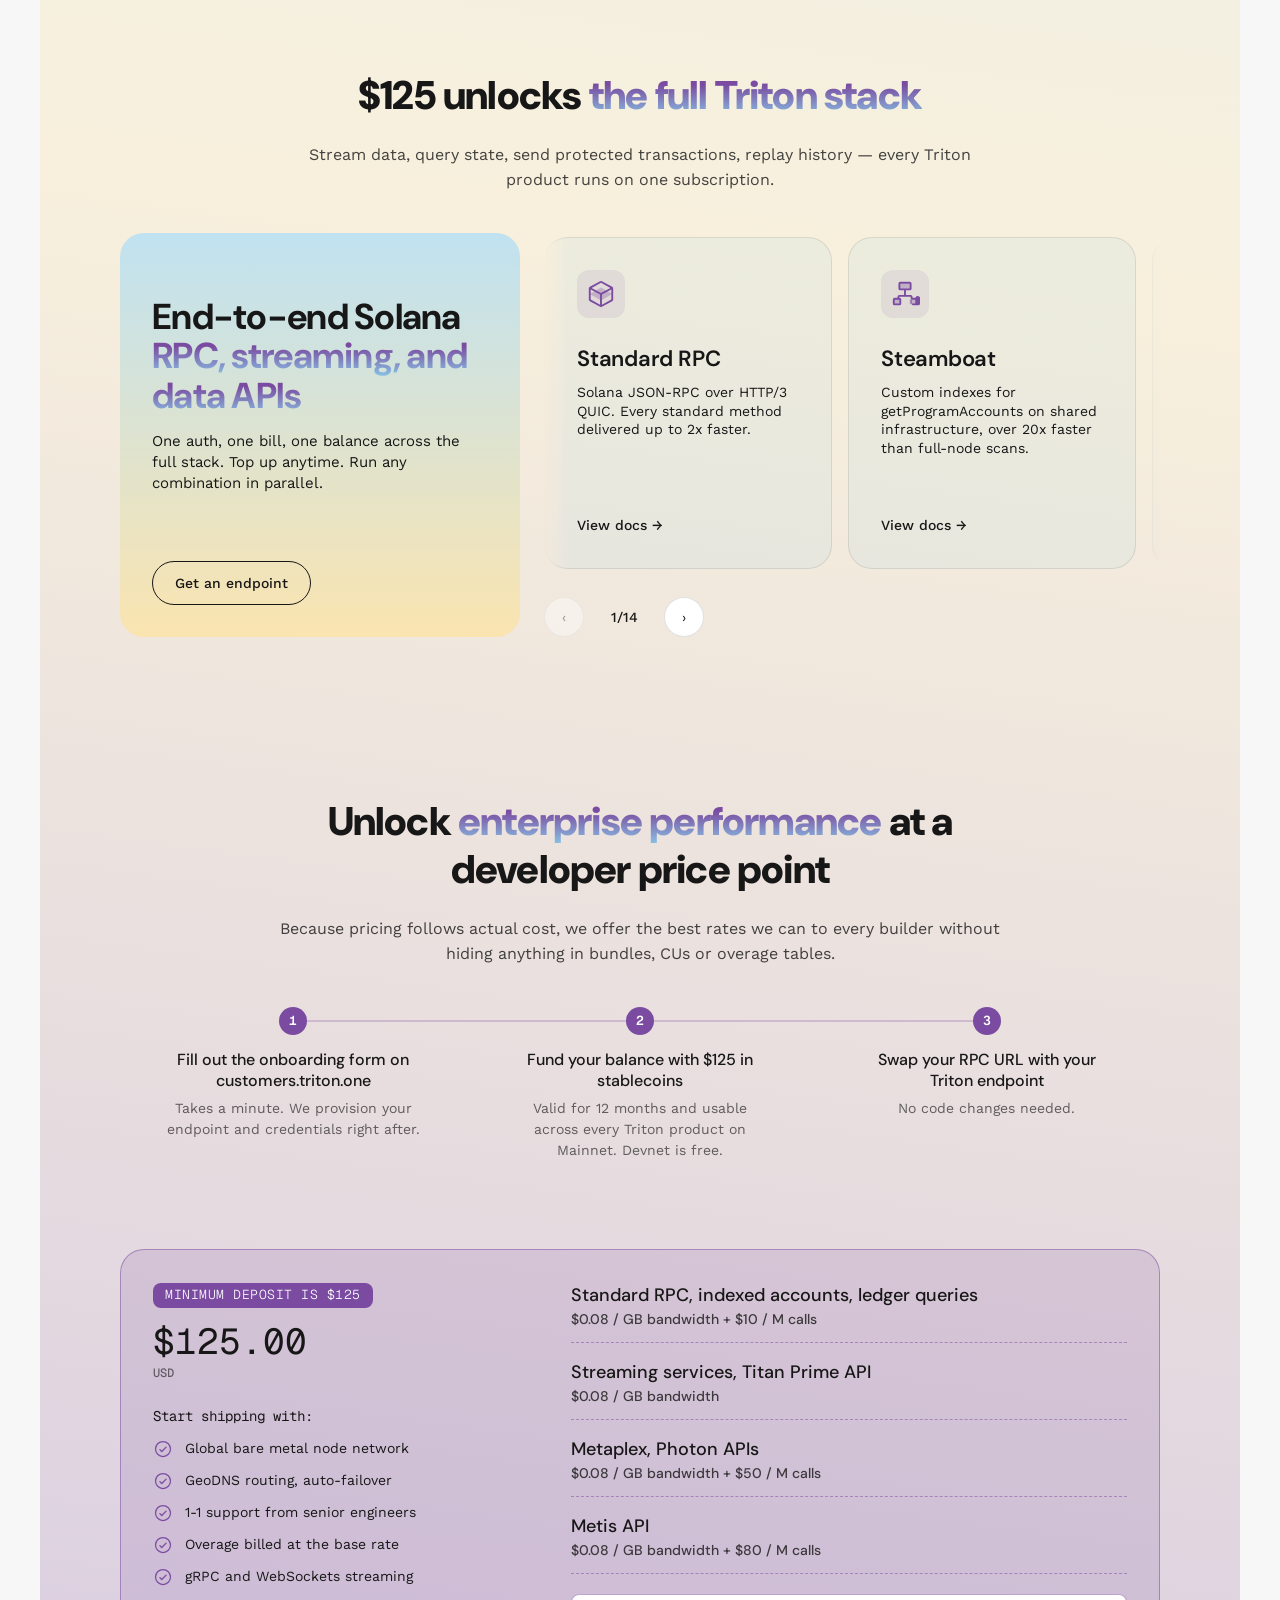
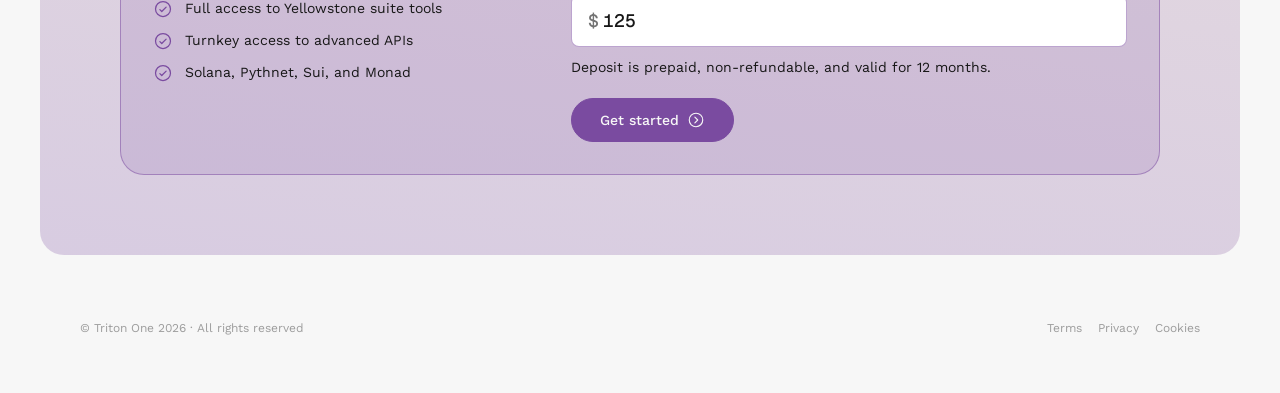
<file: lp2.html>
<!DOCTYPE html>
<html lang="en">
<head>
<meta charset="UTF-8">
<title>Hydrant — Query Solana history faster, easier, and more affordably — Triton One</title>
<link rel="preconnect" href="https://fonts.googleapis.com">
<link rel="preconnect" href="https://fonts.gstatic.com" crossorigin>
<link href="https://fonts.googleapis.com/css2?family=DM+Sans:opsz,wght@9..40,400;9..40,500;9..40,600;9..40,700;9..40,900&family=Work+Sans:wght@400;500;600;700&family=Geist+Mono:wght@400;500;600&display=swap" rel="stylesheet">
<link rel="stylesheet" href="shared.css?v=2026-05-15-3">
</head>
<body>

<nav class="scrollnav">
  <div class="scrollnav-inner">
    <a href="index.html" class="scrollnav-logo"><img src="assets/icons/logomark.svg" alt="Triton" style="width:36px; height:36px"></a>
    <div class="scrollnav-links">
      <a href="#what">Features</a>
      <a href="#compare">History before / after</a>
      <a href="#stack">Triton stack</a>
      <a href="#how">Get started</a>
      <a href="#pricing">Pricing</a>
    </div>
    <div class="scrollnav-spacer"></div>
    <div class="scrollnav-ctas">
      <a class="btn btn-outline btn-sm" data-open-contact>Contact sales</a>
      <a class="btn btn-primary btn-sm" data-action="endpoint">Get an endpoint</a>
    </div>
  </div>
</nav>

<div class="app">

  <div class="topbar">
    <a href="index.html" class="topbar-logo"><img src="assets/icons/logomark.svg" alt="Triton" style="width:40px; height:40px"></a>
    <div class="topbar-spacer"></div>
    <div class="topbar-ctas">
      <a class="btn btn-outline btn-sm" data-open-contact>Contact sales</a>
      <a class="btn btn-primary btn-sm" data-action="endpoint">Get an endpoint</a>
    </div>
  </div>

  <main class="main">
    <div class="body-wrap">

      <!-- HERO with 2-col scrolling testimonial carousel -->
      <section class="section section--hero">
        <div class="section-inner">
          <div class="hero-h1">
            <div class="hero-h1-left">
              <h1 class="h1 h1--left">Query Solana history <span class="h-grad">faster, easier, and more affordably</span></h1>
              <p class="lead lead--left">Benchmarked against public RPC at p50, it's 5x faster on gSFA, 38x on getSignatureStatuses, and 3.3x on getTransaction.</p>
              <div class="email-pill">
                <input type="email" placeholder="you@team.com">
                <button class="btn btn-primary" data-action="endpoint">Get an endpoint</button>
              </div>
            </div>

            <!-- Testimonial scrolling carousel (2 columns, opposite directions) -->
            <div class="testimonial-scroll-wrapper">
              <div class="testimonial-scroll-col">
                <div class="tscroll-up">
                  <a class="tscroll-card"><div class="tscroll-card-head"><div class="tscroll-card-avatar"></div><div><div class="tscroll-card-name">rampa</div><div class="tscroll-card-handle">@rampa_cash</div></div></div><p class="tscroll-card-body">Triton is one of the strongest performance stacks in Web3, and their best-in-class RPC layer will help us deliver a faster, more reliable experience for our users on @solana</p></a>
                  <a class="tscroll-card"><div class="tscroll-card-head"><div class="tscroll-card-avatar"></div><div><div class="tscroll-card-name">Corbits</div><div class="tscroll-card-handle">@corbits_dev</div></div></div><p class="tscroll-card-body">We turned up our Corbits Monad Facilitator a notch with @triton_one RPC</p></a>
                  <a class="tscroll-card"><div class="tscroll-card-head"><div class="tscroll-card-avatar"></div><div><div class="tscroll-card-name">Bondum</div><div class="tscroll-card-handle">@Bondum_App</div></div></div><p class="tscroll-card-body">@triton_one always showing up for the ecosystem</p></a>
                  <a class="tscroll-card"><div class="tscroll-card-head"><div class="tscroll-card-avatar"></div><div><div class="tscroll-card-name">mtndao</div><div class="tscroll-card-handle">@mtndao</div></div></div><p class="tscroll-card-body">Triton is an OG in the @solana ecosystem, and every great Solana team knows their products are best-in-class when it comes to latency and reliability.</p></a>
                  <a class="tscroll-card"><div class="tscroll-card-head"><div class="tscroll-card-avatar"></div><div><div class="tscroll-card-name">tributary.so</div><div class="tscroll-card-handle">@tributaryso</div></div></div><p class="tscroll-card-body">If you depend on a robust and stable @solana RPC for your websocket subscriptions, you better look into @triton_one now.</p></a>
                  <a class="tscroll-card"><div class="tscroll-card-head"><div class="tscroll-card-avatar"></div><div><div class="tscroll-card-name">xAxios AI</div><div class="tscroll-card-handle">@xaxiosai_new</div></div></div><p class="tscroll-card-body">I've mentioned Triton One before — it's incredibly fast, offers high RPS, and is much more affordable than most alternatives.</p></a>
                  <a class="tscroll-card"><div class="tscroll-card-head"><div class="tscroll-card-avatar"></div><div><div class="tscroll-card-name">toly</div><div class="tscroll-card-handle">@toly</div></div></div><p class="tscroll-card-body">@triton_one already can land a tx mid block based on the current blocks progressive state</p></a>
                  <!-- duplicated for seamless loop -->
                  <a class="tscroll-card" aria-hidden="true"><div class="tscroll-card-head"><div class="tscroll-card-avatar"></div><div><div class="tscroll-card-name">rampa</div><div class="tscroll-card-handle">@rampa_cash</div></div></div><p class="tscroll-card-body">Triton is one of the strongest performance stacks in Web3, and their best-in-class RPC layer will help us deliver a faster, more reliable experience for our users on @solana</p></a>
                  <a class="tscroll-card" aria-hidden="true"><div class="tscroll-card-head"><div class="tscroll-card-avatar"></div><div><div class="tscroll-card-name">Corbits</div><div class="tscroll-card-handle">@corbits_dev</div></div></div><p class="tscroll-card-body">We turned up our Corbits Monad Facilitator a notch with @triton_one RPC</p></a>
                  <a class="tscroll-card" aria-hidden="true"><div class="tscroll-card-head"><div class="tscroll-card-avatar"></div><div><div class="tscroll-card-name">Bondum</div><div class="tscroll-card-handle">@Bondum_App</div></div></div><p class="tscroll-card-body">@triton_one always showing up for the ecosystem</p></a>
                  <a class="tscroll-card" aria-hidden="true"><div class="tscroll-card-head"><div class="tscroll-card-avatar"></div><div><div class="tscroll-card-name">mtndao</div><div class="tscroll-card-handle">@mtndao</div></div></div><p class="tscroll-card-body">Triton is an OG in the @solana ecosystem, and every great Solana team knows their products are best-in-class when it comes to latency and reliability.</p></a>
                  <a class="tscroll-card" aria-hidden="true"><div class="tscroll-card-head"><div class="tscroll-card-avatar"></div><div><div class="tscroll-card-name">tributary.so</div><div class="tscroll-card-handle">@tributaryso</div></div></div><p class="tscroll-card-body">If you depend on a robust and stable @solana RPC for your websocket subscriptions, you better look into @triton_one now.</p></a>
                  <a class="tscroll-card" aria-hidden="true"><div class="tscroll-card-head"><div class="tscroll-card-avatar"></div><div><div class="tscroll-card-name">xAxios AI</div><div class="tscroll-card-handle">@xaxiosai_new</div></div></div><p class="tscroll-card-body">I've mentioned Triton One before — it's incredibly fast, offers high RPS, and is much more affordable than most alternatives.</p></a>
                  <a class="tscroll-card" aria-hidden="true"><div class="tscroll-card-head"><div class="tscroll-card-avatar"></div><div><div class="tscroll-card-name">toly</div><div class="tscroll-card-handle">@toly</div></div></div><p class="tscroll-card-body">@triton_one already can land a tx mid block based on the current blocks progressive state</p></a>
                </div>
              </div>
              <div class="testimonial-scroll-col">
                <div class="tscroll-down">
                  <a class="tscroll-card"><div class="tscroll-card-head"><div class="tscroll-card-avatar"></div><div><div class="tscroll-card-name">xAxios AI</div><div class="tscroll-card-handle">@xaxiosai_new</div></div></div><p class="tscroll-card-body">Pump Guard was built entirely thanks to @triton_one. It's incredibly fast, and the system has been running 24/7 without a single issue so far.</p></a>
                  <a class="tscroll-card"><div class="tscroll-card-head"><div class="tscroll-card-avatar"></div><div><div class="tscroll-card-name">Bondum</div><div class="tscroll-card-handle">@Bondum_App</div></div></div><p class="tscroll-card-body">When infrastructure is done right, it disappears. All that remains is performance. That's Triton.</p></a>
                  <a class="tscroll-card"><div class="tscroll-card-head"><div class="tscroll-card-avatar"></div><div><div class="tscroll-card-name">mtndao</div><div class="tscroll-card-handle">@mtndao</div></div></div><p class="tscroll-card-body">Premium @solana endpoint. Top-notch support. And: zero vendor lock-in</p></a>
                  <a class="tscroll-card"><div class="tscroll-card-head"><div class="tscroll-card-avatar"></div><div><div class="tscroll-card-name">elchuo160.sol</div><div class="tscroll-card-handle">@elchuo160</div></div></div><p class="tscroll-card-body">From day zero, when @triton_one believed in us before we had even 1 player, they've powered everything behind the scenes of @Gableguardians.</p></a>
                  <a class="tscroll-card"><div class="tscroll-card-head"><div class="tscroll-card-avatar"></div><div><div class="tscroll-card-name">italo</div><div class="tscroll-card-handle">@italoacasas</div></div></div><p class="tscroll-card-body">After seeing how smoothly the MET airdrop ran, i want to highlight that if you're planning one soon, you should seriously consider working with @triton_one.</p></a>
                  <a class="tscroll-card"><div class="tscroll-card-head"><div class="tscroll-card-avatar"></div><div><div class="tscroll-card-name">Rocky Chris | Titan</div><div class="tscroll-card-handle">@realRockyChung</div></div></div><p class="tscroll-card-body">Getting new dedicated nodes from @triton_one is like getting presents on Christmas day. Unwrap and play ASAP</p></a>
                  <a class="tscroll-card"><div class="tscroll-card-head"><div class="tscroll-card-avatar"></div><div><div class="tscroll-card-name">austbot</div><div class="tscroll-card-handle">@_austbot</div></div></div><p class="tscroll-card-body">@triton_one endpoints are so good.</p></a>
                  <!-- duplicated for seamless loop -->
                  <a class="tscroll-card" aria-hidden="true"><div class="tscroll-card-head"><div class="tscroll-card-avatar"></div><div><div class="tscroll-card-name">xAxios AI</div><div class="tscroll-card-handle">@xaxiosai_new</div></div></div><p class="tscroll-card-body">Pump Guard was built entirely thanks to @triton_one. It's incredibly fast, and the system has been running 24/7 without a single issue so far.</p></a>
                  <a class="tscroll-card" aria-hidden="true"><div class="tscroll-card-head"><div class="tscroll-card-avatar"></div><div><div class="tscroll-card-name">Bondum</div><div class="tscroll-card-handle">@Bondum_App</div></div></div><p class="tscroll-card-body">When infrastructure is done right, it disappears. All that remains is performance. That's Triton.</p></a>
                  <a class="tscroll-card" aria-hidden="true"><div class="tscroll-card-head"><div class="tscroll-card-avatar"></div><div><div class="tscroll-card-name">mtndao</div><div class="tscroll-card-handle">@mtndao</div></div></div><p class="tscroll-card-body">Premium @solana endpoint. Top-notch support. And: zero vendor lock-in</p></a>
                  <a class="tscroll-card" aria-hidden="true"><div class="tscroll-card-head"><div class="tscroll-card-avatar"></div><div><div class="tscroll-card-name">elchuo160.sol</div><div class="tscroll-card-handle">@elchuo160</div></div></div><p class="tscroll-card-body">From day zero, when @triton_one believed in us before we had even 1 player, they've powered everything behind the scenes of @Gableguardians.</p></a>
                  <a class="tscroll-card" aria-hidden="true"><div class="tscroll-card-head"><div class="tscroll-card-avatar"></div><div><div class="tscroll-card-name">italo</div><div class="tscroll-card-handle">@italoacasas</div></div></div><p class="tscroll-card-body">After seeing how smoothly the MET airdrop ran, i want to highlight that if you're planning one soon, you should seriously consider working with @triton_one.</p></a>
                  <a class="tscroll-card" aria-hidden="true"><div class="tscroll-card-head"><div class="tscroll-card-avatar"></div><div><div class="tscroll-card-name">Rocky Chris | Titan</div><div class="tscroll-card-handle">@realRockyChung</div></div></div><p class="tscroll-card-body">Getting new dedicated nodes from @triton_one is like getting presents on Christmas day. Unwrap and play ASAP</p></a>
                  <a class="tscroll-card" aria-hidden="true"><div class="tscroll-card-head"><div class="tscroll-card-avatar"></div><div><div class="tscroll-card-name">austbot</div><div class="tscroll-card-handle">@_austbot</div></div></div><p class="tscroll-card-body">@triton_one endpoints are so good.</p></a>
                </div>
              </div>
            </div>

          </div>
        </div>
      </section>

      <!-- LOGO STRIP (Raydium/Meteora/Tensor 2x bigger, Step removed) -->
      <section class="section section--tight section--no-top">
        <div class="section-inner">
          <div class="logo-strip">
            <p class="logo-strip-title">Powering wallets, explorers, and analytics across Solana since 2021.</p>
            <div class="logo-strip-row">
              <img src="assets/logos/logo-solana.svg" alt="Solana" style="height:22px">
              <img src="assets/logos/logo-jupiter.svg" alt="Jupiter" style="height:32px">
              <img src="assets/logos/logo-metaplex.svg" alt="Metaplex" style="height:16px">
              <img src="assets/logos/logo-phantom.svg" alt="Phantom" style="height:28px">
              <img src="assets/logos/logo-orca.svg" alt="Orca" style="height:28px">
              <img src="assets/logos/logo-drift.svg" alt="Drift" style="height:34px">
              <img src="assets/logos/logo-pyth.svg" alt="Pyth" style="height:26px">
            </div>
            <div class="logo-strip-row">
              <img src="assets/logos/logo-raydium.svg" alt="Raydium" style="height:52px">
              <img src="assets/logos/logo-kamino.svg" alt="Kamino" style="height:24px">
              <img src="assets/logos/logo-marinade.svg" alt="Marinade" style="height:22px">
              <img src="assets/logos/logo-jito-labs.svg" alt="Jito" style="height:26px">
              <img src="assets/logos/logo-meteora.svg" alt="Meteora" style="height:44px">
              <img src="assets/logos/logo-tensor.svg" alt="Tensor" style="height:44px">
            </div>
          </div>
        </div>
      </section>

      <!-- BEFORE / AFTER (moved above features) -->
      <section class="section" id="compare">
        <div class="section-inner">
          <div class="compare">
            <div class="compare-card compare-card--before">
              <span class="compare-badge">Before</span>
              <h3 class="h3">Bigtable-era history</h3>
              <ul class="compare-list">
                <li><img src="assets/icons/x-circle.svg" alt=""> Backend that's slow on random access and built on inefficient signature pagination</li>
                <li><img src="assets/icons/x-circle.svg" alt=""> Premium pricing for older epochs and closed-source methods behind a paywall</li>
                <li><img src="assets/icons/x-circle.svg" alt=""> Wallet history takes thousands of round-trips on any wallet with many ATAs</li>
                <li><img src="assets/icons/x-circle.svg" alt=""> Recent and deep history return at the same slow speed</li>
                <li><img src="assets/icons/x-circle.svg" alt=""> Spinners every time a user opens their history</li>
              </ul>
            </div>
            <div class="compare-card compare-card--after">
              <span class="compare-badge">After</span>
              <h3 class="h3">ClickHouse, sorted for how you query</h3>
              <ul class="compare-list">
                <li><img src="assets/icons/check-circle.svg" alt=""> ClickHouse columnar storage, physically sorted for how you query, with native cursor pagination</li>
                <li><img src="assets/icons/check-circle.svg" alt=""> Same price for every method and epoch, releasing soon under AGPL</li>
                <li><img src="assets/icons/check-circle.svg" alt=""> Single call for full wallet history, ATAs included server-side</li>
                <li><img src="assets/icons/check-circle.svg" alt=""> Recent slots return in sub-1ms from the in-memory head cache</li>
                <li><img src="assets/icons/check-circle.svg" alt=""> Tiered storage makes deep history extremely fast to fetch</li>
              </ul>
            </div>
          </div>
        </div>
      </section>

      <!-- FEATURES: Hydrant accordion copy in Access layout + why-cards inlined below -->
      <section class="section" id="what">
        <div class="section-inner">
          <div class="endt-grid">

            <aside class="endt-header">
              <div class="endt-header-copy">
                <h2 class="endt-header-title">Solana history, rebuilt for how developers query it</h2>
                <p class="endt-header-desc">Hydrant indexes the entire ledger into ClickHouse, sorted for the exact patterns wallets, explorers, and analytics tools depend on.</p>
                <a class="btn btn-outline-dark btn-sm" href="#pricing" style="align-self:flex-start; margin-top:8px">View pricing →</a>
              </div>
            </aside>

            <div class="endt-list">
              <div class="endt-row">
                <div class="endt-row-head">
                  <h3 class="endt-row-title">Wallet history in one call</h3>
                  <div class="endt-row-tag">Single-call API</div>
                </div>
                <p class="endt-row-desc">getTransactionsForAddress replaces the 5-step, 100-request loop with a single call that returns the wallet's full activity, ATAs included. Server-side filters on slot, blockTime, signature, and status, with up to 100 transactions or 1,000 signatures per page and a resumable cursor.</p>
              </div>

              <div class="endt-row">
                <div class="endt-row-head">
                  <h3 class="endt-row-title">Sub-millisecond head cache for recent data</h3>
                  <div class="endt-row-tag">&lt;1ms reads</div>
                </div>
                <p class="endt-row-desc">Recent slots resolve from an in-memory head cache without a database round-trip. processed commitment supported across all historical methods, same JSON-RPC interface, no client change required. Slot range parameters scope reads for the fastest possible response.</p>
              </div>

              <div class="endt-row">
                <div class="endt-row-head">
                  <h3 class="endt-row-title">Superior performance across the entire ledger</h3>
                  <div class="endt-row-tag">Up to 38x faster at p50</div>
                </div>
                <p class="endt-row-desc">ClickHouse rewrite of the storage layer, with every table physically sorted for the queries it serves so reads skip irrelevant rows. Purpose-built materialised views, hot-address optimisation for heavy-traffic addresses like USDC, and tiered storage that keeps older epochs fast and cost-efficient.</p>
              </div>

              <div class="endt-row">
                <div class="endt-row-head">
                  <h3 class="endt-row-title">Affordable across every epoch</h3>
                  <div class="endt-row-tag">$0.08 / GB + $10 / M calls</div>
                </div>
                <p class="endt-row-desc">Every historical method and every epoch bills at the same rate as a standard RPC call. Bidirectional sorting on history reads, pagination cursor keeps subsequent calls clean without resending filters, and the same flat price applies on every subscription with no tier gating.</p>
              </div>
            </div>

          </div>

          <!-- WHY-CARDS inlined into the same section -->
          <div class="why-cards" style="margin-top:48px">
            <div class="why-card">
              <div class="why-card-head">
                <h3 class="why-card-title">On Solana since before the testnet</h3>
                <div class="why-card-icon"><img src="assets/icons/products/cube.svg?v=3" alt=""></div>
              </div>
              <ul class="why-card-bullets">
                <li><img src="assets/icons/check-circle.svg" alt=""> Building industry-standard architecture used across the entire Solana ecosystem</li>
                <li><img src="assets/icons/check-circle.svg" alt=""> Operate validators publishing shreds directly to the streaming layer</li>
                <li><img src="assets/icons/check-circle.svg" alt=""> Track record across every major Solana stress-test</li>
              </ul>
            </div>
            <div class="why-card">
              <div class="why-card-head">
                <h3 class="why-card-title">Direct support channel on every Triton endpoint</h3>
                <div class="why-card-icon"><img src="assets/icons/products/paperplane.svg?v=3" alt=""></div>
              </div>
              <ul class="why-card-bullets">
                <li><img src="assets/icons/check-circle.svg" alt=""> Access to the top-tier engineering team</li>
                <li><img src="assets/icons/check-circle.svg" alt=""> Configuration help, debugging, and urgent fixes</li>
                <li><img src="assets/icons/check-circle.svg" alt=""> Reachable 24/7 across all regions</li>
              </ul>
            </div>
            <div class="why-card">
              <div class="why-card-head">
                <h3 class="why-card-title">Open-source foundation</h3>
                <div class="why-card-icon"><img src="assets/icons/products/treestructure.svg?v=3" alt=""></div>
              </div>
              <ul class="why-card-bullets">
                <li><img src="assets/icons/check-circle.svg" alt=""> AGPL-licensed core stack across streaming, reads, and history</li>
                <li><img src="assets/icons/check-circle.svg" alt=""> Drop-in compatible with standard Solana JSON-RPC and gRPC clients</li>
                <li><img src="assets/icons/check-circle.svg" alt=""> Self-hostable and easy to migrate, no vendor lock-in</li>
              </ul>
            </div>
            <div class="why-card">
              <div class="why-card-head">
                <h3 class="why-card-title">Transparent limits and pricing for every builder</h3>
                <div class="why-card-icon"><img src="assets/icons/products/dollar.svg?v=3" alt=""></div>
              </div>
              <ul class="why-card-bullets">
                <li><img src="assets/icons/check-circle.svg" alt=""> $0.08 per GB bandwidth across the entire stack</li>
                <li><img src="assets/icons/check-circle.svg" alt=""> $10 per million calls for accounts, history, and standard RPC</li>
                <li><img src="assets/icons/check-circle.svg" alt=""> Flexible rate and connection limits on every subscription, no forced upgrades</li>
              </ul>
            </div>
            <div class="why-card">
              <div class="why-card-head">
                <h3 class="why-card-title">Globally distributed premium RPCs</h3>
                <div class="why-card-icon"><img src="assets/icons/products/globe.svg?v=3" alt=""></div>
              </div>
              <ul class="why-card-bullets">
                <li><img src="assets/icons/check-circle.svg" alt=""> GeoDNS routing with automatic failover</li>
                <li><img src="assets/icons/check-circle.svg" alt=""> High-availability clusters across 3 continents and 10 PoPs</li>
                <li><img src="assets/icons/check-circle.svg" alt=""> Multi-path shred ingestion from Jito, DoubleZero, Triton validators, and Turbine</li>
              </ul>
            </div>
            <div class="why-card">
              <div class="why-card-head">
                <h3 class="why-card-title">Your infrastructure, not your competitor</h3>
                <div class="why-card-icon"><img src="assets/icons/products/shield-check.svg?v=3" alt=""></div>
              </div>
              <ul class="why-card-bullets">
                <li><img src="assets/icons/check-circle.svg" alt=""> Transactions routed to open markets, no private channels</li>
                <li><img src="assets/icons/check-circle.svg" alt=""> No backrunning, frontrunning, or sandwiching</li>
                <li><img src="assets/icons/check-circle.svg" alt=""> Transparent stack with no hidden incentives</li>
              </ul>
            </div>
          </div>

        </div>
      </section>

      <!-- $125 UNLOCKS FULL STACK (now before How, gradient on headline, distinct icons, View docs links, Get an endpoint) -->
      <section class="section" id="stack">
        <div class="section-inner">
          <div class="section-head">
            <h2 class="h2">$125 unlocks <span class="h-grad">the full Triton stack</span></h2>
            <p class="section-sub">Stream data, query state, send protected transactions, replay history — every Triton product runs on one subscription.</p>
          </div>
          <div class="ultra-block">
            <div class="ultra-card">
              <div>
                <h2>End-to-end Solana <span class="h-grad">RPC, streaming, and data APIs</span></h2>
                <p>One auth, one bill, one balance across the full stack. Top up anytime. Run any combination in parallel.</p>
              </div>
              <a class="btn btn-outline-dark" data-action="endpoint">Get an endpoint</a>
            </div>
            <div class="ultra-scroller-wrap">
              <div class="ultra-scroller">
                <div class="ultra-scroller-inner">
                  <div class="ultra-slide"><div class="ultra-slide-icon"><img src="assets/icons/products/cube.svg?v=3" alt=""></div><div class="ultra-slide-body"><div class="ultra-slide-name">Standard RPC</div><div class="ultra-slide-desc">Solana JSON-RPC over HTTP/3 QUIC. Every standard method delivered up to 2x faster.</div></div><a class="ultra-slide-link">View docs →</a></div>
                  <div class="ultra-slide"><div class="ultra-slide-icon"><img src="assets/icons/products/treestructure.svg?v=3" alt=""></div><div class="ultra-slide-body"><div class="ultra-slide-name">Steamboat</div><div class="ultra-slide-desc">Custom indexes for getProgramAccounts on shared infrastructure, over 20x faster than full-node scans.</div></div><a class="ultra-slide-link" href="lp3.html">View docs →</a></div>
                  <div class="ultra-slide"><div class="ultra-slide-icon"><img src="assets/icons/products/arrows-clockwise.svg?v=3" alt=""></div><div class="ultra-slide-body"><div class="ultra-slide-name">Account Sync</div><div class="ultra-slide-desc">Streaming-backed local cache for account reads. Sub-slot updates with a one-line SDK swap.</div></div><a class="ultra-slide-link">View docs →</a></div>
                  <div class="ultra-slide"><div class="ultra-slide-icon"><img src="assets/icons/products/lightning.svg?v=3" alt=""></div><div class="ultra-slide-body"><div class="ultra-slide-name">Dragon's Mouth gRPC</div><div class="ultra-slide-desc">Sub-slot real-time updates via gRPC. Server-side filtering and built-in auto-reconnect with ~1k slot replay.</div></div><a class="ultra-slide-link">View docs →</a></div>
                  <div class="ultra-slide"><div class="ultra-slide-icon"><img src="assets/icons/products/globe.svg?v=3" alt=""></div><div class="ultra-slide-body"><div class="ultra-slide-name">Whirligig WebSockets</div><div class="ultra-slide-desc">Drop-in for native Solana WebSockets, backed by gRPC. Intra-slot account updates and stable transactionSubscribe.</div></div><a class="ultra-slide-link">View docs →</a></div>
                  <div class="ultra-slide"><div class="ultra-slide-icon"><img src="assets/icons/products/database.svg?v=3" alt=""></div><div class="ultra-slide-body"><div class="ultra-slide-name">Fumarole persistent streams</div><div class="ultra-slide-desc">High-availability streaming with 96h rolling cache, cursor resume, and at-least-once delivery.</div></div><a class="ultra-slide-link">View docs →</a></div>
                  <div class="ultra-slide"><div class="ultra-slide-icon"><img src="assets/icons/products/squares.svg?v=3" alt=""></div><div class="ultra-slide-body"><div class="ultra-slide-name">Deshred transactions</div><div class="ultra-slide-desc">Pre-execution transactions from raw shreds, ~6.3ms faster than standard gRPC (p50). The earliest intent signal.</div></div><a class="ultra-slide-link">View docs →</a></div>
                  <div class="ultra-slide"><div class="ultra-slide-icon"><img src="assets/icons/products/rewind.svg?v=3" alt=""></div><div class="ultra-slide-body"><div class="ultra-slide-name">Faithful streams</div><div class="ultra-slide-desc">Replay every block and transaction from genesis through the same gRPC interface as live streams.</div></div><a class="ultra-slide-link">View docs →</a></div>
                  <div class="ultra-slide"><div class="ultra-slide-icon"><img src="assets/icons/products/paperplane.svg?v=3" alt=""></div><div class="ultra-slide-body"><div class="ultra-slide-name">Yellowstone Jet</div><div class="ultra-slide-desc">Direct-to-leader forwarding over QUIC with leader scheduling, connection pooling, retries. SWQoS included.</div></div><a class="ultra-slide-link">View docs →</a></div>
                  <div class="ultra-slide"><div class="ultra-slide-icon"><img src="assets/icons/products/scroll.svg?v=3" alt=""></div><div class="ultra-slide-body"><div class="ultra-slide-name">DAS API</div><div class="ultra-slide-desc">The fastest way to query NFT and cNFT ownership, proofs, and metadata. Globally distributed DAS clusters.</div></div><a class="ultra-slide-link">View docs →</a></div>
                  <div class="ultra-slide"><div class="ultra-slide-icon"><img src="assets/icons/products/floppy.svg?v=3" alt=""></div><div class="ultra-slide-body"><div class="ultra-slide-name">ZK Compression</div><div class="ultra-slide-desc">Photon-backed reads for compressed token accounts via Triton-hosted Light Protocol indexes.</div></div><a class="ultra-slide-link">View docs →</a></div>
                  <div class="ultra-slide"><div class="ultra-slide-icon"><img src="assets/icons/products/dollar.svg?v=3" alt=""></div><div class="ultra-slide-body"><div class="ultra-slide-name">Priority Fees API</div><div class="ultra-slide-desc">Smart fee estimation with tail-aware percentiles (1–10,000). Land transactions reliably without overpaying.</div></div><a class="ultra-slide-link">View docs →</a></div>
                  <div class="ultra-slide"><div class="ultra-slide-icon"><img src="assets/icons/products/storefront.svg?v=3" alt=""></div><div class="ultra-slide-body"><div class="ultra-slide-name">Metis swap API</div><div class="ultra-slide-desc">Quotes and swap routing across 20+ DEXes with exact-out and platform-fee support.</div></div><a class="ultra-slide-link">View docs →</a></div>
                  <div class="ultra-slide"><div class="ultra-slide-icon"><img src="assets/icons/products/arrowbend.svg?v=3" alt=""></div><div class="ultra-slide-body"><div class="ultra-slide-name">Titan swap API</div><div class="ultra-slide-desc">Meta-aggregation across 10+ liquidity sources, streaming quotes and routes via DART live re-optimisation.</div></div><a class="ultra-slide-link">View docs →</a></div>
                </div>
              </div>
              <div class="ultra-pager">
                <button class="ultra-pager-btn ultra-pager-prev" aria-label="Previous">‹</button>
                <span class="ultra-pager-count">1/14</span>
                <button class="ultra-pager-btn ultra-pager-next" aria-label="Next">›</button>
              </div>
            </div>
          </div>
        </div>
      </section>

      <!-- PRICING — exact pricing-page component, Simple PAYG only -->
      <section class="section" id="pricing">
        <div class="section-inner">
          <div class="section-head">
            <h2 class="h2">Unlock <span class="h-grad">enterprise performance</span> at a developer price point</h2>
            <p class="section-sub">Because pricing follows actual cost, we offer the best rates we can to every builder without hiding anything in bundles, CUs or overage tables.</p>
          </div>

          <!-- HOW: 3 milestones along a horizontal line (no card chrome) -->
          <ol class="steps-line" id="how">
            <li class="step-line">
              <div class="step-line-num">1</div>
              <div class="step-line-body">
                <div class="step-line-title">Fill out the onboarding form on customers.triton.one</div>
                <div class="step-line-desc">Takes a minute. We provision your endpoint and credentials right after.</div>
              </div>
            </li>
            <li class="step-line">
              <div class="step-line-num">2</div>
              <div class="step-line-body">
                <div class="step-line-title">Fund your balance with $125 in stablecoins</div>
                <div class="step-line-desc">Valid for 12 months and usable across every Triton product on Mainnet. Devnet is free.</div>
              </div>
            </li>
            <li class="step-line">
              <div class="step-line-num">3</div>
              <div class="step-line-body">
                <div class="step-line-title">Swap your RPC URL with your Triton endpoint</div>
                <div class="step-line-desc">No code changes needed.</div>
              </div>
            </li>
          </ol>
          <div class="pricing-card">
            <div class="pricing-left">
              <div class="pricing-left-top">
                <div>
                  <span class="pricing-eyebrow">Minimum deposit is $125</span>
                  <p class="pricing-price" style="margin-top:16px">$125.00</p>
                  <p class="pricing-price-label">USD</p>
                </div>
                <div>
                  <p class="pricing-shipping-title">Start shipping with:</p>
                  <ul class="pricing-features">
                    <li><svg xmlns="http://www.w3.org/2000/svg" viewBox="0 0 256 256" width="20" height="20" fill="currentColor"><path d="M173.66,98.34a8,8,0,0,1,0,11.32l-56,56a8,8,0,0,1-11.32,0l-24-24a8,8,0,0,1,11.32-11.32L112,148.69l50.34-50.35A8,8,0,0,1,173.66,98.34ZM232,128A104,104,0,1,1,128,24,104.11,104.11,0,0,1,232,128Zm-16,0a88,88,0,1,0-88,88A88.1,88.1,0,0,0,216,128Z"/></svg> Global bare metal node network</li>
                    <li><svg xmlns="http://www.w3.org/2000/svg" viewBox="0 0 256 256" width="20" height="20" fill="currentColor"><path d="M173.66,98.34a8,8,0,0,1,0,11.32l-56,56a8,8,0,0,1-11.32,0l-24-24a8,8,0,0,1,11.32-11.32L112,148.69l50.34-50.35A8,8,0,0,1,173.66,98.34ZM232,128A104,104,0,1,1,128,24,104.11,104.11,0,0,1,232,128Zm-16,0a88,88,0,1,0-88,88A88.1,88.1,0,0,0,216,128Z"/></svg> GeoDNS routing, auto-failover</li>
                    <li><svg xmlns="http://www.w3.org/2000/svg" viewBox="0 0 256 256" width="20" height="20" fill="currentColor"><path d="M173.66,98.34a8,8,0,0,1,0,11.32l-56,56a8,8,0,0,1-11.32,0l-24-24a8,8,0,0,1,11.32-11.32L112,148.69l50.34-50.35A8,8,0,0,1,173.66,98.34ZM232,128A104,104,0,1,1,128,24,104.11,104.11,0,0,1,232,128Zm-16,0a88,88,0,1,0-88,88A88.1,88.1,0,0,0,216,128Z"/></svg> 1-1 support from senior engineers</li>
                    <li><svg xmlns="http://www.w3.org/2000/svg" viewBox="0 0 256 256" width="20" height="20" fill="currentColor"><path d="M173.66,98.34a8,8,0,0,1,0,11.32l-56,56a8,8,0,0,1-11.32,0l-24-24a8,8,0,0,1,11.32-11.32L112,148.69l50.34-50.35A8,8,0,0,1,173.66,98.34ZM232,128A104,104,0,1,1,128,24,104.11,104.11,0,0,1,232,128Zm-16,0a88,88,0,1,0-88,88A88.1,88.1,0,0,0,216,128Z"/></svg> Overage billed at the base rate</li>
                    <li><svg xmlns="http://www.w3.org/2000/svg" viewBox="0 0 256 256" width="20" height="20" fill="currentColor"><path d="M173.66,98.34a8,8,0,0,1,0,11.32l-56,56a8,8,0,0,1-11.32,0l-24-24a8,8,0,0,1,11.32-11.32L112,148.69l50.34-50.35A8,8,0,0,1,173.66,98.34ZM232,128A104,104,0,1,1,128,24,104.11,104.11,0,0,1,232,128Zm-16,0a88,88,0,1,0-88,88A88.1,88.1,0,0,0,216,128Z"/></svg> gRPC and WebSockets streaming</li>
                    <li><svg xmlns="http://www.w3.org/2000/svg" viewBox="0 0 256 256" width="20" height="20" fill="currentColor"><path d="M173.66,98.34a8,8,0,0,1,0,11.32l-56,56a8,8,0,0,1-11.32,0l-24-24a8,8,0,0,1,11.32-11.32L112,148.69l50.34-50.35A8,8,0,0,1,173.66,98.34ZM232,128A104,104,0,1,1,128,24,104.11,104.11,0,0,1,232,128Zm-16,0a88,88,0,1,0-88,88A88.1,88.1,0,0,0,216,128Z"/></svg> Full access to Yellowstone suite tools</li>
                    <li><svg xmlns="http://www.w3.org/2000/svg" viewBox="0 0 256 256" width="20" height="20" fill="currentColor"><path d="M173.66,98.34a8,8,0,0,1,0,11.32l-56,56a8,8,0,0,1-11.32,0l-24-24a8,8,0,0,1,11.32-11.32L112,148.69l50.34-50.35A8,8,0,0,1,173.66,98.34ZM232,128A104,104,0,1,1,128,24,104.11,104.11,0,0,1,232,128Zm-16,0a88,88,0,1,0-88,88A88.1,88.1,0,0,0,216,128Z"/></svg> Turnkey access to advanced APIs</li>
                    <li><svg xmlns="http://www.w3.org/2000/svg" viewBox="0 0 256 256" width="20" height="20" fill="currentColor"><path d="M173.66,98.34a8,8,0,0,1,0,11.32l-56,56a8,8,0,0,1-11.32,0l-24-24a8,8,0,0,1,11.32-11.32L112,148.69l50.34-50.35A8,8,0,0,1,173.66,98.34ZM232,128A104,104,0,1,1,128,24,104.11,104.11,0,0,1,232,128Zm-16,0a88,88,0,1,0-88,88A88.1,88.1,0,0,0,216,128Z"/></svg> Solana, Pythnet, Sui, and Monad</li>
                  </ul>
                </div>
              </div>
            </div>
            <div class="pricing-right">
              <div class="pricing-row">
                <p class="pricing-row-title">Standard RPC, indexed accounts, ledger queries</p>
                <p class="pricing-row-rate">$0.08 / GB bandwidth + $10 / M calls</p>
              </div>
              <div class="pricing-row">
                <p class="pricing-row-title">Streaming services, Titan Prime API</p>
                <p class="pricing-row-rate">$0.08 / GB bandwidth</p>
              </div>
              <div class="pricing-row">
                <p class="pricing-row-title">Metaplex, Photon APIs</p>
                <p class="pricing-row-rate">$0.08 / GB bandwidth + $50 / M calls</p>
              </div>
              <div class="pricing-row">
                <p class="pricing-row-title">Metis API</p>
                <p class="pricing-row-rate">$0.08 / GB bandwidth + $80 / M calls</p>
              </div>
              <div class="pricing-input-row">
                <div class="pricing-input">
                  <span>$</span>
                  <input type="number" value="125" min="125" name="deposit_amount" aria-label="Deposit amount in USD (minimum $125)">
                </div>
                <p class="pricing-foot">Deposit is prepaid, non-refundable, and valid for 12 months.</p>
              </div>
              <div class="pricing-cta-row">
                <a class="btn btn-primary" data-action="endpoint">Get started <svg xmlns="http://www.w3.org/2000/svg" viewBox="0 0 256 256" width="18" height="18" fill="currentColor"><path d="M128,24A104,104,0,1,0,232,128,104.11,104.11,0,0,0,128,24Zm0,192a88,88,0,1,1,88-88A88.1,88.1,0,0,1,128,216Zm29.66-93.66a8,8,0,0,1,0,11.32l-40,40a8,8,0,0,1-11.32-11.32L140.69,128,106.34,93.66a8,8,0,0,1,11.32-11.32Z"/></svg></a>
              </div>
            </div>
          </div>
        </div>
      </section>

    </div>
  </main>

  <div class="page-gap"></div>

  <div class="footer-strip-bottom" style="margin:0 auto; padding:24px 40px 56px">
    <span>© Triton One 2026 · All rights reserved</span>
    <div class="footer-strip-bottom-links"><a>Terms</a><a>Privacy</a><a>Cookies</a></div>
  </div>

  <!-- CONTACT MODAL: F7F7F7 bg, new copy, no asterisks, telegram (optional) -->
  <div class="modal" id="contact-modal">
    <div class="modal-backdrop"></div>
    <div class="modal-content">
      <button class="modal-close" data-close-contact>×</button>
      <h2 class="h2">Tell us about your <span class="h-grad">workload</span></h2>
      <p class="body" style="margin-top:8px">We'll get back to you with the best setup for streaming, history, and account reads.</p>
      <form class="modal-form">
        <div class="connect-field"><label>Name</label><input placeholder="Your name" required></div>
        <div class="connect-field"><label>Email</label><input type="email" placeholder="you@team.com" required></div>
        <div class="connect-field"><label>Telegram handle (optional)</label><input placeholder="@handle"></div>
        <div class="connect-field"><label>Use case</label>
          <select required>
            <option value="">Select…</option>
            <option>Wallet transaction history</option>
            <option>Tax or compliance</option>
            <option>Analytics or dashboards</option>
            <option>Explorer</option>
            <option>Backtest or audit</option>
            <option>Other</option>
          </select>
        </div>
        <div class="connect-field connect-field--wide"><label>What are you building?</label><textarea placeholder="We are building..." required></textarea></div>
        <button type="submit" class="btn btn-primary">Send</button>
      </form>
    </div>
  </div>

</div>
<script src="app.js"></script>
<script>
// Auto-populate testimonial avatars with initials (Twitter avatar fallback)
document.querySelectorAll('.tscroll-card').forEach((card) => {
  const name = (card.querySelector('.tscroll-card-name')?.textContent || '').trim();
  if (!name) return;
  const initials = name.split(/\s+/).map(s => s[0] || '').join('').slice(0, 2).toUpperCase();
  const avatar = card.querySelector('.tscroll-card-avatar');
  if (avatar && !avatar.textContent.trim()) avatar.textContent = initials;
});
</script>
</body>
</html>
</file>
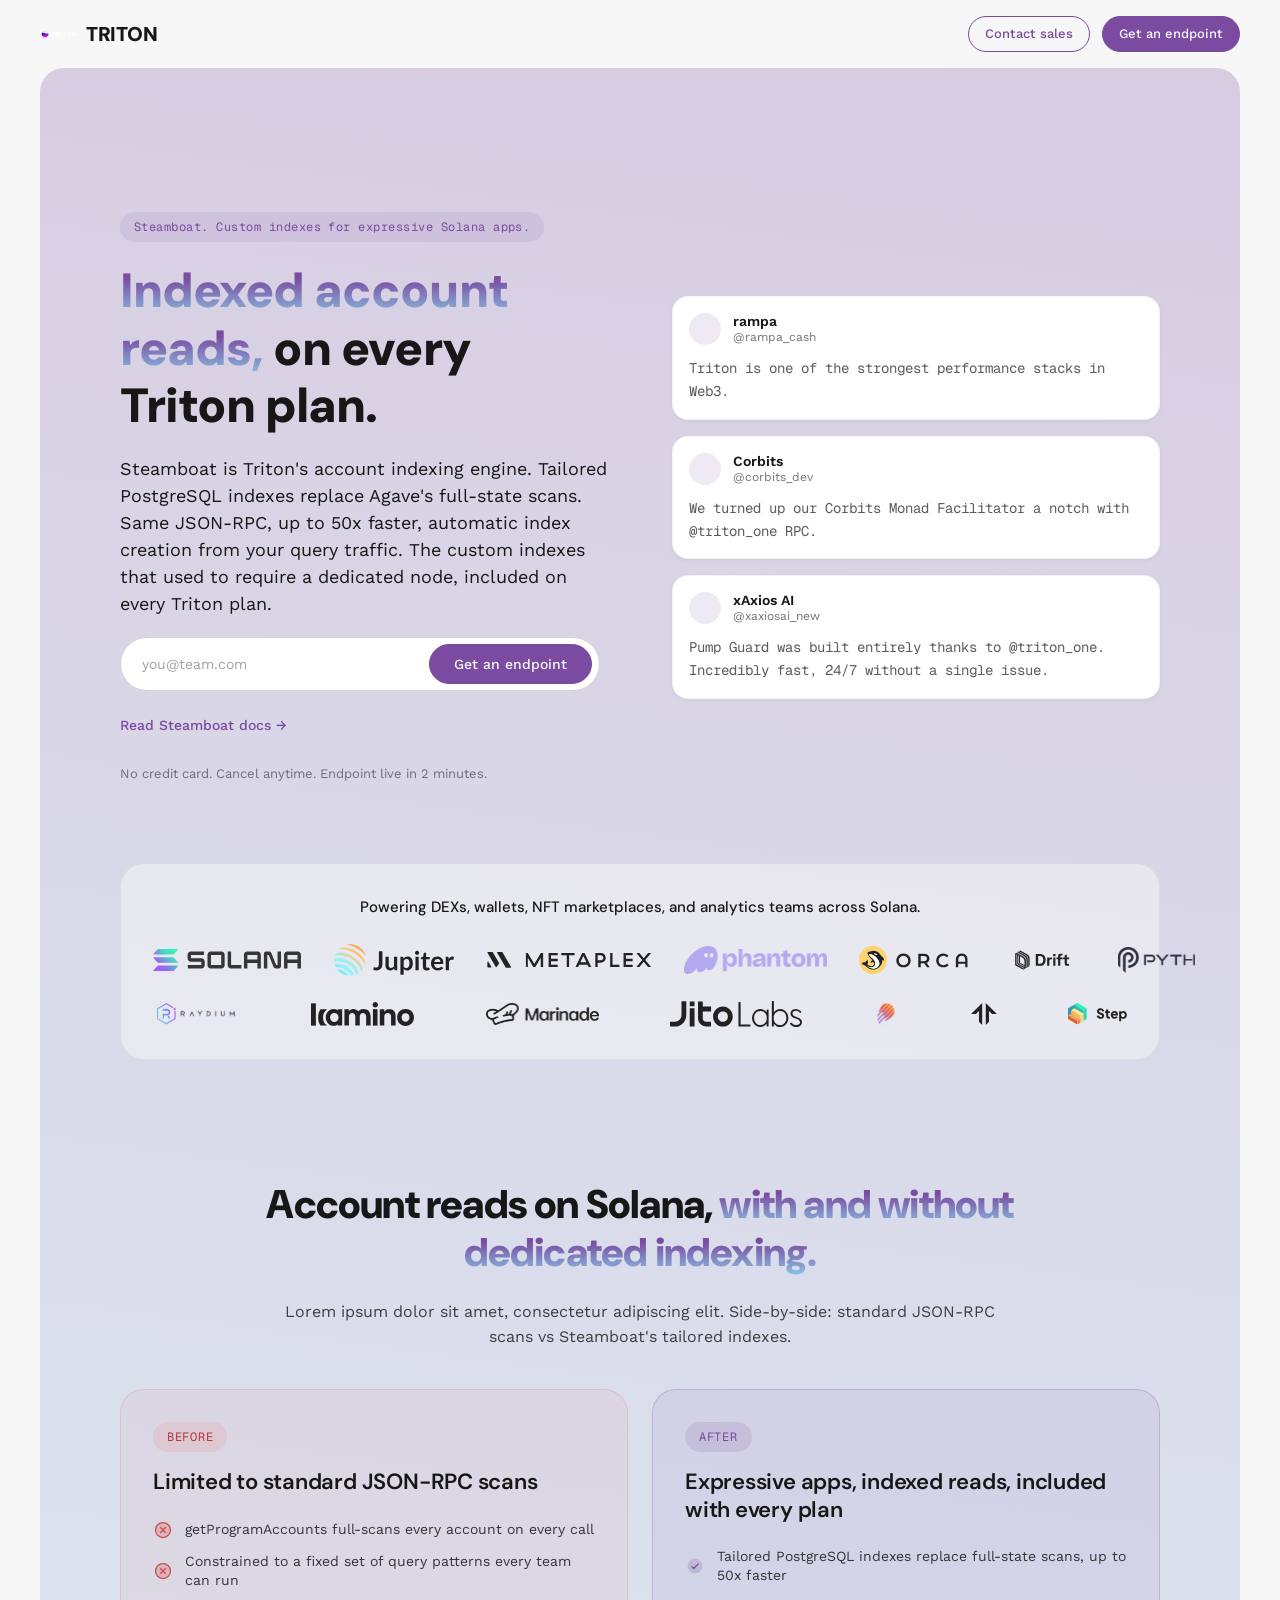
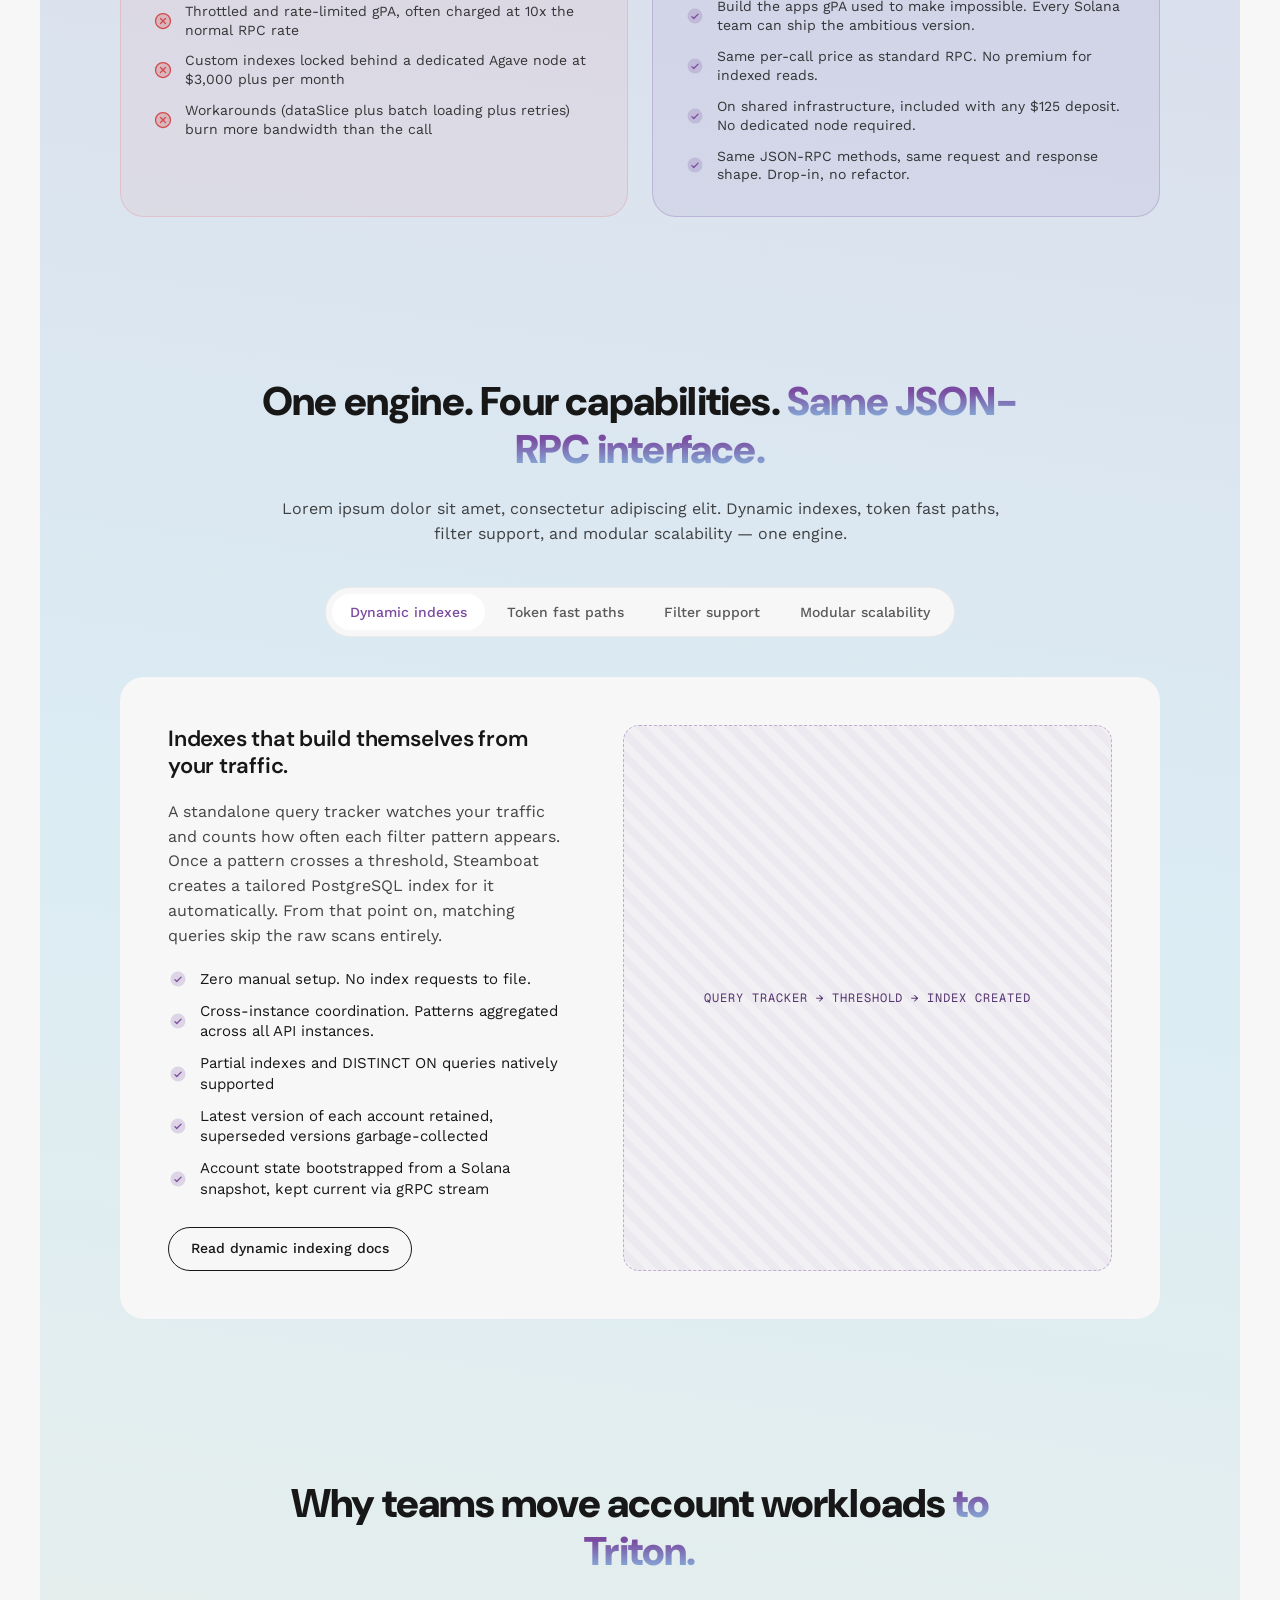
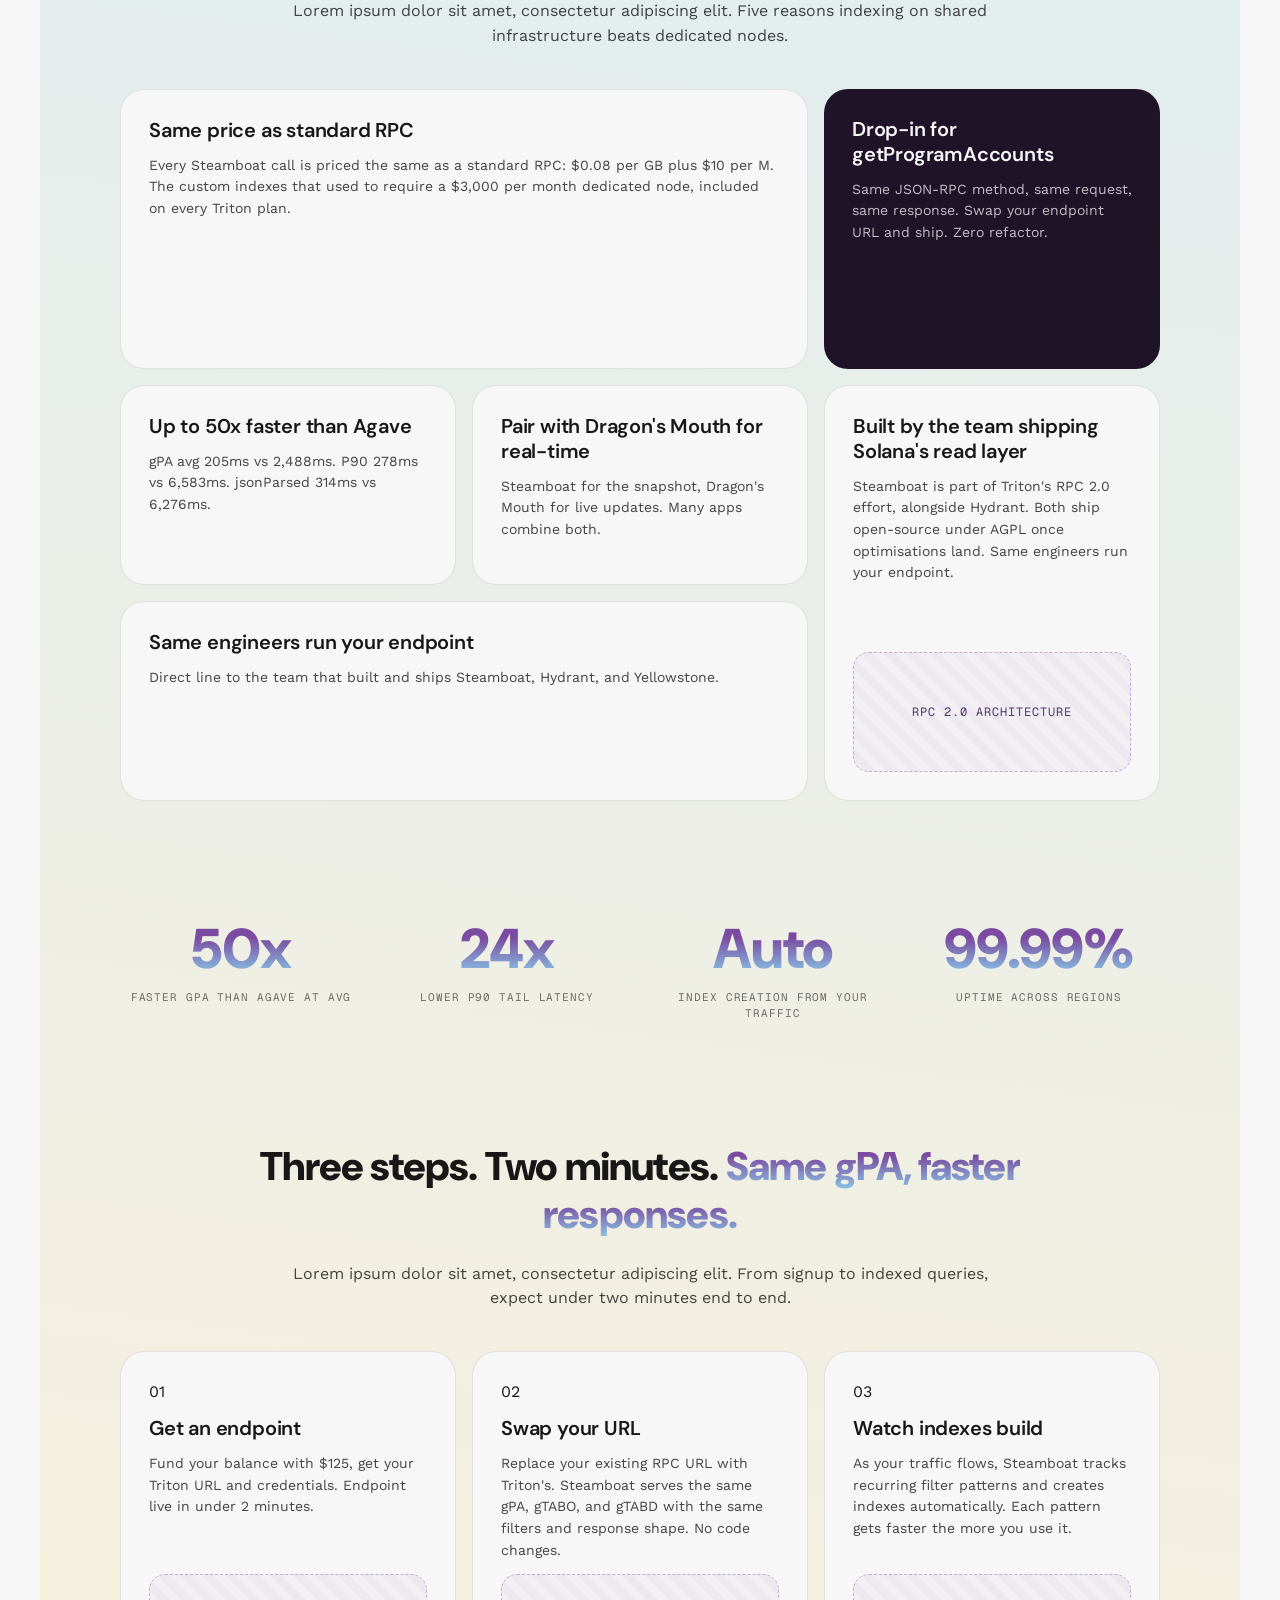
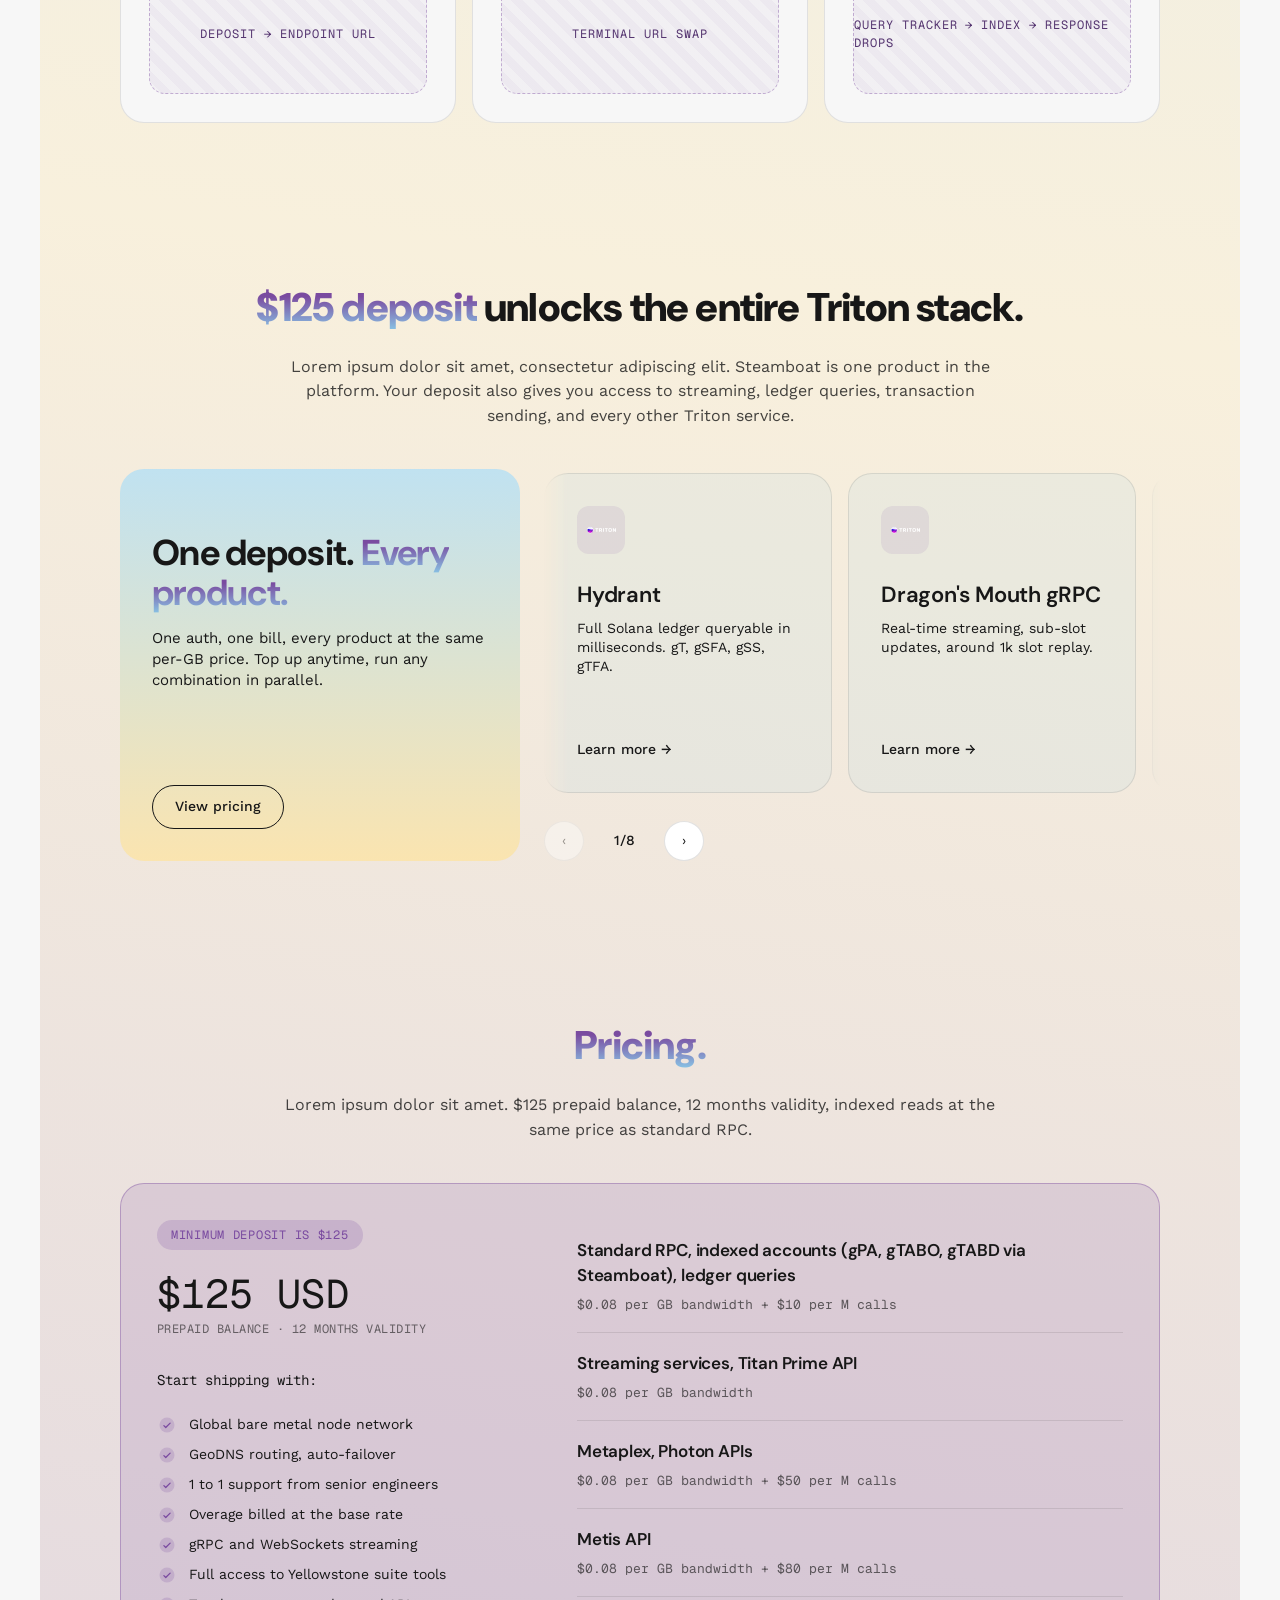
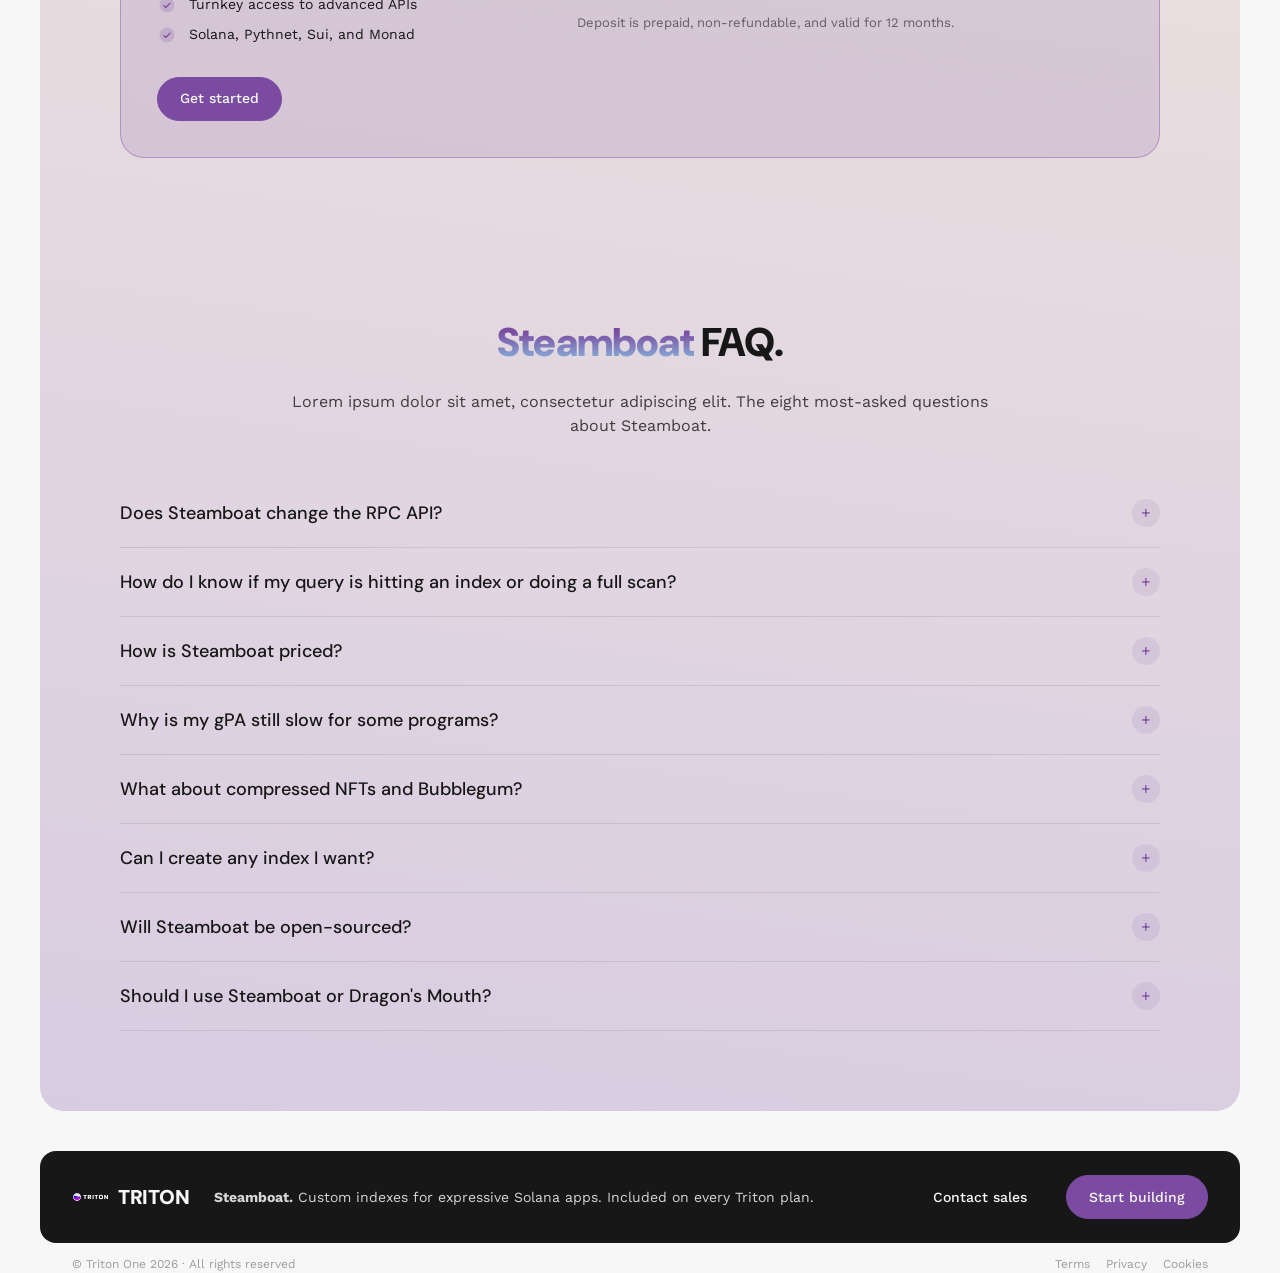
<file: lp3.html>
<!DOCTYPE html>
<html lang="en">
<head>
<meta charset="UTF-8">
<title>Steamboat — Indexed account reads, on every Triton plan — Triton One</title>
<link rel="preconnect" href="https://fonts.googleapis.com">
<link rel="preconnect" href="https://fonts.gstatic.com" crossorigin>
<link href="https://fonts.googleapis.com/css2?family=DM+Sans:opsz,wght@9..40,400;9..40,500;9..40,600;9..40,700;9..40,900&family=Work+Sans:wght@400;500;600;700&family=Geist+Mono:wght@400;500;600&display=swap" rel="stylesheet">
<link rel="stylesheet" href="shared.css">
</head>
<body>

<nav class="scrollnav">
  <div class="scrollnav-inner">
    <a href="" class="scrollnav-logo fulllogo"><img src="assets/icons/triton-logomark.svg" alt="Triton"><span class="fulllogo-text">TRITON</span></a>
    <div class="scrollnav-links">
      <a href="#what">What Steamboat does</a>
      <a href="#why">Why Triton</a>
      <a href="#how">Get started</a>
      <a href="#pricing">Pricing</a>
      <a href="#faq">FAQ</a>
    </div>
    <div class="scrollnav-spacer"></div>
    <div class="scrollnav-ctas">
      <a class="btn btn-outline btn-sm" data-open-contact>Contact sales</a>
      <a class="btn btn-primary btn-sm" data-action="endpoint">Get an endpoint</a>
    </div>
  </div>
</nav>

<div class="app">

  <div class="topbar">
    <a href="" class="topbar-logo fulllogo"><img src="assets/icons/triton-logomark.svg" alt="Triton"><span class="fulllogo-text">TRITON</span></a>
    <div class="topbar-spacer"></div>
    <div class="topbar-ctas">
      <a class="btn btn-outline btn-sm" data-open-contact>Contact sales</a>
      <a class="btn btn-primary btn-sm" data-action="endpoint">Get an endpoint</a>
    </div>
  </div>

  <main class="main">
    <div class="body-wrap">

      <!-- HERO (H1) -->
      <section class="section section--hero">
        <div class="section-inner">
          <div class="hero-h1">
            <div class="hero-h1-left">
              <span class="eyebrow-chip">Steamboat. Custom indexes for expressive Solana apps.</span>
              <h1 class="h1 h1--left"><span class="h-grad">Indexed account reads,</span> on every Triton plan.</h1>
              <p class="lead lead--left">Steamboat is Triton's account indexing engine. Tailored PostgreSQL indexes replace Agave's full-state scans. Same JSON-RPC, up to 50x faster, automatic index creation from your query traffic. The custom indexes that used to require a dedicated node, included on every Triton plan.</p>
              <div class="email-pill">
                <input type="email" placeholder="you@team.com">
                <button class="btn btn-primary" data-action="endpoint">Get an endpoint</button>
              </div>
              <a class="alt-cta-link">Read Steamboat docs →</a>
              <span class="cta-micro">No credit card. Cancel anytime. Endpoint live in 2 minutes.</span>
            </div>
            <div class="hero-h1-right">
              <div class="testimonial">
                <div class="testimonial-head"><div class="testimonial-avatar"></div><div><div class="testimonial-name">rampa</div><div class="testimonial-handle">@rampa_cash</div></div></div>
                <p class="testimonial-quote">Triton is one of the strongest performance stacks in Web3.</p>
              </div>
              <div class="testimonial">
                <div class="testimonial-head"><div class="testimonial-avatar"></div><div><div class="testimonial-name">Corbits</div><div class="testimonial-handle">@corbits_dev</div></div></div>
                <p class="testimonial-quote">We turned up our Corbits Monad Facilitator a notch with @triton_one RPC.</p>
              </div>
              <div class="testimonial">
                <div class="testimonial-head"><div class="testimonial-avatar"></div><div><div class="testimonial-name">xAxios AI</div><div class="testimonial-handle">@xaxiosai_new</div></div></div>
                <p class="testimonial-quote">Pump Guard was built entirely thanks to @triton_one. Incredibly fast, 24/7 without a single issue.</p>
              </div>
            </div>
          </div>
        </div>
      </section>

      <!-- LOGO STRIP (S8) -->
      <section class="section section--tight section--no-top">
        <div class="section-inner">
          <div class="logo-strip">
            <p class="logo-strip-title">Powering DEXs, wallets, NFT marketplaces, and analytics teams across Solana.</p>
            <div class="logo-strip-row">
              <img src="assets/logos/logo-solana.svg" alt="Solana" style="height:22px">
              <img src="assets/logos/logo-jupiter.svg" alt="Jupiter" style="height:32px">
              <img src="assets/logos/logo-metaplex.svg" alt="Metaplex" style="height:16px">
              <img src="assets/logos/logo-phantom.svg" alt="Phantom" style="height:28px">
              <img src="assets/logos/logo-orca.svg" alt="Orca" style="height:28px">
              <img src="assets/logos/logo-drift.svg" alt="Drift" style="height:34px">
              <img src="assets/logos/logo-pyth.svg" alt="Pyth" style="height:26px">
            </div>
            <div class="logo-strip-row">
              <img src="assets/logos/logo-raydium.svg" alt="Raydium" style="height:26px">
              <img src="assets/logos/logo-kamino.svg" alt="Kamino" style="height:24px">
              <img src="assets/logos/logo-marinade.svg" alt="Marinade" style="height:22px">
              <img src="assets/logos/logo-jito-labs.svg" alt="Jito" style="height:26px">
              <img src="assets/logos/logo-meteora.svg" alt="Meteora" style="height:22px">
              <img src="assets/logos/logo-tensor.svg" alt="Tensor" style="height:22px">
              <img src="assets/logos/logo-step-finance.svg" alt="Step" style="height:22px">
            </div>
          </div>
        </div>
      </section>

      <!-- BEFORE / AFTER (S6) -->
      <section class="section">
        <div class="section-inner">
          <div class="section-head">
            <h2 class="h2">Account reads on Solana, <span class="h-grad">with and without dedicated indexing.</span></h2>
            <p class="section-sub">Lorem ipsum dolor sit amet, consectetur adipiscing elit. Side-by-side: standard JSON-RPC scans vs Steamboat's tailored indexes.</p>
          </div>
          <div class="compare">
            <div class="compare-card compare-card--before">
              <span class="compare-badge">Before</span>
              <h3 class="h3">Limited to standard JSON-RPC scans</h3>
              <ul class="compare-list">
                <li><img src="assets/icons/x-circle.svg" alt=""> getProgramAccounts full-scans every account on every call</li>
                <li><img src="assets/icons/x-circle.svg" alt=""> Constrained to a fixed set of query patterns every team can run</li>
                <li><img src="assets/icons/x-circle.svg" alt=""> Throttled and rate-limited gPA, often charged at 10x the normal RPC rate</li>
                <li><img src="assets/icons/x-circle.svg" alt=""> Custom indexes locked behind a dedicated Agave node at $3,000 plus per month</li>
                <li><img src="assets/icons/x-circle.svg" alt=""> Workarounds (dataSlice plus batch loading plus retries) burn more bandwidth than the call</li>
              </ul>
            </div>
            <div class="compare-card compare-card--after">
              <span class="compare-badge">After</span>
              <h3 class="h3">Expressive apps, indexed reads, included with every plan</h3>
              <ul class="compare-list">
                <li><img src="assets/icons/check-circle.svg" alt=""> Tailored PostgreSQL indexes replace full-state scans, up to 50x faster</li>
                <li><img src="assets/icons/check-circle.svg" alt=""> Build the apps gPA used to make impossible. Every Solana team can ship the ambitious version.</li>
                <li><img src="assets/icons/check-circle.svg" alt=""> Same per-call price as standard RPC. No premium for indexed reads.</li>
                <li><img src="assets/icons/check-circle.svg" alt=""> On shared infrastructure, included with any $125 deposit. No dedicated node required.</li>
                <li><img src="assets/icons/check-circle.svg" alt=""> Same JSON-RPC methods, same request and response shape. Drop-in, no refactor.</li>
              </ul>
            </div>
          </div>
        </div>
      </section>

      <!-- WHAT STEAMBOAT DOES (S1: 4 tabs) -->
      <section class="section" id="what">
        <div class="section-inner">
          <div class="section-head">
            <h2 class="h2">One engine. Four capabilities. <span class="h-grad">Same JSON-RPC interface.</span></h2>
            <p class="section-sub">Lorem ipsum dolor sit amet, consectetur adipiscing elit. Dynamic indexes, token fast paths, filter support, and modular scalability — one engine.</p>
          </div>
          <div class="tabs-pill">
            <button class="tab tab--active" data-tab="dynamic">Dynamic indexes</button>
            <button class="tab" data-tab="token">Token fast paths</button>
            <button class="tab" data-tab="filter">Filter support</button>
            <button class="tab" data-tab="modular">Modular scalability</button>
          </div>

          <div class="cap-card" data-tab-panel="dynamic" style="display:grid">
            <div class="cap-card-left">
              <h3 class="h3">Indexes that build themselves from your traffic.</h3>
              <p class="body">A standalone query tracker watches your traffic and counts how often each filter pattern appears. Once a pattern crosses a threshold, Steamboat creates a tailored PostgreSQL index for it automatically. From that point on, matching queries skip the raw scans entirely.</p>
              <ul class="cap-list">
                <li><img src="assets/icons/check-circle.svg" alt=""> Zero manual setup. No index requests to file.</li>
                <li><img src="assets/icons/check-circle.svg" alt=""> Cross-instance coordination. Patterns aggregated across all API instances.</li>
                <li><img src="assets/icons/check-circle.svg" alt=""> Partial indexes and DISTINCT ON queries natively supported</li>
                <li><img src="assets/icons/check-circle.svg" alt=""> Latest version of each account retained, superseded versions garbage-collected</li>
                <li><img src="assets/icons/check-circle.svg" alt=""> Account state bootstrapped from a Solana snapshot, kept current via gRPC stream</li>
              </ul>
              <a class="btn btn-outline-dark" style="align-self:flex-start; margin-top:8px">Read dynamic indexing docs</a>
            </div>
            <div class="visual-dashed"><span class="visual-dashed-label">Query tracker → threshold → index created</span></div>
          </div>

          <div class="cap-card" data-tab-panel="token" style="display:none">
            <div class="cap-card-left">
              <h3 class="h3">SPL Token and Token-2022 reads, optimised by default.</h3>
              <p class="body">getTokenAccountsByOwner and getTokenAccountsByDelegate run through denormalised columns purpose-built for token queries. No manual index creation, no waiting for the dynamic indexer to spot the pattern. Token reads are fast from the first query.</p>
              <ul class="cap-list">
                <li><img src="assets/icons/check-circle.svg" alt=""> SPL Token and Token-2022 supported out of the box</li>
                <li><img src="assets/icons/check-circle.svg" alt=""> Denormalised columns for hot-path queries</li>
                <li><img src="assets/icons/check-circle.svg" alt=""> Token-2022 extensions fully indexed</li>
                <li><img src="assets/icons/check-circle.svg" alt=""> Wallet balance lookups in milliseconds, not seconds</li>
              </ul>
              <a class="btn btn-outline-dark" style="align-self:flex-start; margin-top:8px">Read token fast paths docs</a>
            </div>
            <div class="visual-dashed"><span class="visual-dashed-label">gTABO call → indexed response</span></div>
          </div>

          <div class="cap-card" data-tab-panel="filter" style="display:none">
            <div class="cap-card-left">
              <h3 class="h3">memcmp, dataSize, and the filters your app already sends.</h3>
              <p class="body">Steamboat accepts the same filter syntax as Agave's getProgramAccounts. Any memcmp filter your application sends is eligible for indexing. The auto-indexer handles patterns that recur above a threshold. Less common patterns work the same way but use sequential scans until they cross the threshold.</p>
              <ul class="cap-list">
                <li><img src="assets/icons/check-circle.svg" alt=""> Standard memcmp and dataSize filters supported</li>
                <li><img src="assets/icons/check-circle.svg" alt=""> Any filter your app sends, no whitelist</li>
                <li><img src="assets/icons/check-circle.svg" alt=""> Custom indexes for specific programs available on dedicated endpoints</li>
                <li><img src="assets/icons/check-circle.svg" alt=""> Filter combinations and chained filters work as expected</li>
              </ul>
              <a class="btn btn-outline-dark" style="align-self:flex-start; margin-top:8px">Read filter docs</a>
            </div>
            <div class="visual-dashed"><span class="visual-dashed-label">Filter syntax + response time comparison</span></div>
          </div>

          <div class="cap-card" data-tab-panel="modular" style="display:none">
            <div class="cap-card-left">
              <h3 class="h3">Runs on its own infrastructure, scales independently.</h3>
              <p class="body">Steamboat runs separately from the Agave validator. Five components (Ingest, Store, Track, Index, Serve) each scale on their own. That's how custom indexes become affordable on shared endpoints and stay performant as the network grows.</p>
              <ul class="cap-list">
                <li><img src="assets/icons/check-circle.svg" alt=""> Decoupled from Agave's key-value store</li>
                <li><img src="assets/icons/check-circle.svg" alt=""> Ingest layer pulls from Dragon's Mouth gRPC, backfills automatically on dropped slots</li>
                <li><img src="assets/icons/check-circle.svg" alt=""> Store layer in PostgreSQL with dynamic index creation</li>
                <li><img src="assets/icons/check-circle.svg" alt=""> Serve layer is stateless JSON-RPC. Routes standard calls to the right database.</li>
                <li><img src="assets/icons/check-circle.svg" alt=""> Open-source under AGPL coming. Self-host on commodity hardware.</li>
              </ul>
              <a class="btn btn-outline-dark" style="align-self:flex-start; margin-top:8px">Read architecture deep-dive</a>
            </div>
            <div class="visual-dashed"><span class="visual-dashed-label">Architecture: Ingest → Store → Track → Index → Serve</span></div>
          </div>
        </div>
      </section>

      <!-- WHY TRITON (S2: bento 5-up) -->
      <section class="section" id="why">
        <div class="section-inner">
          <div class="section-head">
            <h2 class="h2">Why teams move account workloads <span class="h-grad">to Triton.</span></h2>
            <p class="section-sub">Lorem ipsum dolor sit amet, consectetur adipiscing elit. Five reasons indexing on shared infrastructure beats dedicated nodes.</p>
          </div>
          <div class="bento">
            <div class="bento-card bento-hero">
              <h3 class="h3">Same price as standard RPC</h3>
              <p class="body">Every Steamboat call is priced the same as a standard RPC: $0.08 per GB plus $10 per M. The custom indexes that used to require a $3,000 per month dedicated node, included on every Triton plan.</p>
            </div>
            <div class="bento-card bento-card--dark bento-dark">
              <h3 class="h3">Drop-in for getProgramAccounts</h3>
              <p class="body">Same JSON-RPC method, same request, same response. Swap your endpoint URL and ship. Zero refactor.</p>
            </div>
            <div class="bento-card bento-s1">
              <h3 class="h3">Up to 50x faster than Agave</h3>
              <p class="body">gPA avg 205ms vs 2,488ms. P90 278ms vs 6,583ms. jsonParsed 314ms vs 6,276ms.</p>
            </div>
            <div class="bento-card bento-s2">
              <h3 class="h3">Pair with Dragon's Mouth for real-time</h3>
              <p class="body">Steamboat for the snapshot, Dragon's Mouth for live updates. Many apps combine both.</p>
            </div>
            <div class="bento-card bento-tall">
              <h3 class="h3">Built by the team shipping Solana's read layer</h3>
              <p class="body">Steamboat is part of Triton's RPC 2.0 effort, alongside Hydrant. Both ship open-source under AGPL once optimisations land. Same engineers run your endpoint.</p>
              <div class="visual-dashed" style="min-height:120px; margin-top:auto"><span class="visual-dashed-label">RPC 2.0 architecture</span></div>
            </div>
            <div class="bento-card bento-wide">
              <h3 class="h3">Same engineers run your endpoint</h3>
              <p class="body">Direct line to the team that built and ships Steamboat, Hydrant, and Yellowstone.</p>
            </div>
          </div>
        </div>
      </section>

      <!-- PROOF / STATS (S10) -->
      <section class="section section--tight">
        <div class="section-inner">
          <div class="stats">
            <div><div class="stat-num h-grad">50x</div><div class="stat-label">Faster gPA than Agave at avg</div></div>
            <div><div class="stat-num h-grad">24x</div><div class="stat-label">Lower P90 tail latency</div></div>
            <div><div class="stat-num h-grad">Auto</div><div class="stat-label">Index creation from your traffic</div></div>
            <div><div class="stat-num h-grad">99.99%</div><div class="stat-label">Uptime across regions</div></div>
          </div>
        </div>
      </section>

      <!-- HOW TO GET STARTED (S3) -->
      <section class="section" id="how">
        <div class="section-inner">
          <div class="section-head">
            <h2 class="h2">Three steps. Two minutes. <span class="h-grad">Same gPA, faster responses.</span></h2>
            <p class="section-sub">Lorem ipsum dolor sit amet, consectetur adipiscing elit. From signup to indexed queries, expect under two minutes end to end.</p>
          </div>
          <div class="bento" style="grid-template-columns: 1fr 1fr 1fr; grid-template-rows: 1fr">
            <div class="bento-card" style="grid-column:auto; grid-row:auto">
              <div class="step-num">01</div>
              <h3 class="h3">Get an endpoint</h3>
              <p class="body">Fund your balance with $125, get your Triton URL and credentials. Endpoint live in under 2 minutes.</p>
              <div class="visual-dashed" style="min-height:120px; margin-top:auto"><span class="visual-dashed-label">Deposit → endpoint URL</span></div>
            </div>
            <div class="bento-card" style="grid-column:auto; grid-row:auto">
              <div class="step-num">02</div>
              <h3 class="h3">Swap your URL</h3>
              <p class="body">Replace your existing RPC URL with Triton's. Steamboat serves the same gPA, gTABO, and gTABD with the same filters and response shape. No code changes.</p>
              <div class="visual-dashed" style="min-height:120px; margin-top:auto"><span class="visual-dashed-label">Terminal URL swap</span></div>
            </div>
            <div class="bento-card" style="grid-column:auto; grid-row:auto">
              <div class="step-num">03</div>
              <h3 class="h3">Watch indexes build</h3>
              <p class="body">As your traffic flows, Steamboat tracks recurring filter patterns and creates indexes automatically. Each pattern gets faster the more you use it.</p>
              <div class="visual-dashed" style="min-height:120px; margin-top:auto"><span class="visual-dashed-label">Query tracker → index → response drops</span></div>
            </div>
          </div>
        </div>
      </section>

      <!-- ONE DEPOSIT (ultra-reliable block) -->
      <section class="section">
        <div class="section-inner">
          <div class="section-head">
            <h2 class="h2"><span class="h-grad">$125 deposit</span> unlocks the entire Triton stack.</h2>
            <p class="section-sub">Lorem ipsum dolor sit amet, consectetur adipiscing elit. Steamboat is one product in the platform. Your deposit also gives you access to streaming, ledger queries, transaction sending, and every other Triton service.</p>
          </div>
          <div class="ultra-block">
            <div class="ultra-card">
              <div>
                <h2>One deposit. <span class="h-grad">Every product.</span></h2>
                <p>One auth, one bill, every product at the same per-GB price. Top up anytime, run any combination in parallel.</p>
              </div>
              <a class="btn btn-outline-dark" href="#pricing">View pricing</a>
            </div>
            <div class="ultra-scroller-wrap">
              <div class="ultra-scroller">
                <div class="ultra-scroller-inner">
                  <div class="ultra-slide"><div class="ultra-slide-icon"><img src="assets/icons/triton-logomark.svg" alt=""></div><div class="ultra-slide-body"><div class="ultra-slide-name">Hydrant</div><div class="ultra-slide-desc">Full Solana ledger queryable in milliseconds. gT, gSFA, gSS, gTFA.</div></div><a class="ultra-slide-link" href="lp2.html">Learn more →</a></div>
                  <div class="ultra-slide"><div class="ultra-slide-icon"><img src="assets/icons/triton-logomark.svg" alt=""></div><div class="ultra-slide-body"><div class="ultra-slide-name">Dragon's Mouth gRPC</div><div class="ultra-slide-desc">Real-time streaming, sub-slot updates, around 1k slot replay.</div></div><a class="ultra-slide-link">Learn more →</a></div>
                  <div class="ultra-slide"><div class="ultra-slide-icon"><img src="assets/icons/triton-logomark.svg" alt=""></div><div class="ultra-slide-body"><div class="ultra-slide-name">Whirligig WebSockets</div><div class="ultra-slide-desc">Drop-in for native Solana WebSockets, backed by gRPC.</div></div><a class="ultra-slide-link">Learn more →</a></div>
                  <div class="ultra-slide"><div class="ultra-slide-icon"><img src="assets/icons/triton-logomark.svg" alt=""></div><div class="ultra-slide-body"><div class="ultra-slide-name">Fumarole</div><div class="ultra-slide-desc">Persistent streams with 4 day cursor, complete blocks guaranteed.</div></div><a class="ultra-slide-link">Learn more →</a></div>
                  <div class="ultra-slide"><div class="ultra-slide-icon"><img src="assets/icons/triton-logomark.svg" alt=""></div><div class="ultra-slide-body"><div class="ultra-slide-name">Deshred</div><div class="ultra-slide-desc">Pre-execution intent in p50 around 6.3ms.</div></div><a class="ultra-slide-link">Learn more →</a></div>
                  <div class="ultra-slide"><div class="ultra-slide-icon"><img src="assets/icons/triton-logomark.svg" alt=""></div><div class="ultra-slide-body"><div class="ultra-slide-name">Old Faithful streams</div><div class="ultra-slide-desc">Replay every block from genesis through the same gRPC interface.</div></div><a class="ultra-slide-link">Learn more →</a></div>
                  <div class="ultra-slide"><div class="ultra-slide-icon"><img src="assets/icons/triton-logomark.svg" alt=""></div><div class="ultra-slide-body"><div class="ultra-slide-name">Jet</div><div class="ultra-slide-desc">Direct-to-leader sends with stake-weighted QoS and MEV protection.</div></div><a class="ultra-slide-link">Learn more →</a></div>
                  <div class="ultra-slide"><div class="ultra-slide-icon"><img src="assets/icons/triton-logomark.svg" alt=""></div><div class="ultra-slide-body"><div class="ultra-slide-name">DAS API</div><div class="ultra-slide-desc">Digital Asset Standard for compressed NFTs and token metadata.</div></div><a class="ultra-slide-link">Learn more →</a></div>
                </div>
              </div>
              <div class="ultra-pager">
                <button class="ultra-pager-btn ultra-pager-prev" aria-label="Previous">‹</button>
                <span class="ultra-pager-count">1/8</span>
                <button class="ultra-pager-btn ultra-pager-next" aria-label="Next">›</button>
              </div>
            </div>
          </div>
        </div>
      </section>

      <!-- PRICING (S9) -->
      <section class="section" id="pricing">
        <div class="section-inner">
          <div class="section-head">
            <h2 class="h2"><span class="h-grad">Pricing.</span></h2>
            <p class="section-sub">Lorem ipsum dolor sit amet. $125 prepaid balance, 12 months validity, indexed reads at the same price as standard RPC.</p>
          </div>
          <div class="plan">
            <div class="plan-left">
              <span class="plan-eyebrow">Minimum deposit is $125</span>
              <div>
                <div class="plan-price">$125 USD</div>
                <div class="plan-price-label">Prepaid balance · 12 months validity</div>
              </div>
              <div class="plan-features-title">Start shipping with:</div>
              <ul class="plan-features">
                <li><img src="assets/icons/check-circle.svg" alt=""> Global bare metal node network</li>
                <li><img src="assets/icons/check-circle.svg" alt=""> GeoDNS routing, auto-failover</li>
                <li><img src="assets/icons/check-circle.svg" alt=""> 1 to 1 support from senior engineers</li>
                <li><img src="assets/icons/check-circle.svg" alt=""> Overage billed at the base rate</li>
                <li><img src="assets/icons/check-circle.svg" alt=""> gRPC and WebSockets streaming</li>
                <li><img src="assets/icons/check-circle.svg" alt=""> Full access to Yellowstone suite tools</li>
                <li><img src="assets/icons/check-circle.svg" alt=""> Turnkey access to advanced APIs</li>
                <li><img src="assets/icons/check-circle.svg" alt=""> Solana, Pythnet, Sui, and Monad</li>
              </ul>
              <a class="btn btn-primary plan-cta" data-action="endpoint" style="align-self:flex-start">Get started</a>
            </div>
            <div class="plan-right">
              <div class="plan-row">
                <div class="plan-row-title">Standard RPC, indexed accounts (gPA, gTABO, gTABD via Steamboat), ledger queries</div>
                <div class="plan-row-rate">$0.08 per GB bandwidth + $10 per M calls</div>
              </div>
              <div class="plan-row">
                <div class="plan-row-title">Streaming services, Titan Prime API</div>
                <div class="plan-row-rate">$0.08 per GB bandwidth</div>
              </div>
              <div class="plan-row">
                <div class="plan-row-title">Metaplex, Photon APIs</div>
                <div class="plan-row-rate">$0.08 per GB bandwidth + $50 per M calls</div>
              </div>
              <div class="plan-row">
                <div class="plan-row-title">Metis API</div>
                <div class="plan-row-rate">$0.08 per GB bandwidth + $80 per M calls</div>
              </div>
              <p class="plan-foot">Deposit is prepaid, non-refundable, and valid for 12 months.</p>
            </div>
          </div>
        </div>
      </section>

      <!-- FAQ (S7) -->
      <section class="section" id="faq">
        <div class="section-inner">
          <div class="section-head">
            <h2 class="h2"><span class="h-grad">Steamboat</span> FAQ.</h2>
            <p class="section-sub">Lorem ipsum dolor sit amet, consectetur adipiscing elit. The eight most-asked questions about Steamboat.</p>
          </div>
          <div class="faq">
            <div class="faq-item">
              <div class="faq-row"><span class="faq-q">Does Steamboat change the RPC API?</span><span class="faq-chip">+</span></div>
              <div class="faq-answer">No. It serves the same JSON-RPC methods (getProgramAccounts, getTokenAccountsByOwner, getTokenAccountsByDelegate) with the same request and response format. Your existing code works without changes.</div>
            </div>
            <div class="faq-item">
              <div class="faq-row"><span class="faq-q">How do I know if my query is hitting an index or doing a full scan?</span><span class="faq-chip">+</span></div>
              <div class="faq-answer">If you're on a Triton endpoint and querying a program Steamboat ingests, your queries are routed through Steamboat automatically. The auto-indexer monitors your patterns and creates indexes for recurring filters. Once an index exists, subsequent queries with the same pattern hit it directly.</div>
            </div>
            <div class="faq-item">
              <div class="faq-row"><span class="faq-q">How is Steamboat priced?</span><span class="faq-chip">+</span></div>
              <div class="faq-answer">Same as any standard RPC call: $10 per M requests plus $0.08 per GB of bandwidth. This applies whether your query goes through a custom index or not. No premium for indexed reads.</div>
            </div>
            <div class="faq-item">
              <div class="faq-row"><span class="faq-q">Why is my gPA still slow for some programs?</span><span class="faq-chip">+</span></div>
              <div class="faq-answer">If you're querying a program or filter pattern that hasn't been indexed yet, the query may fall back to a scan. On dedicated endpoints, we can scope your instance to exactly the programs you need.</div>
            </div>
            <div class="faq-item">
              <div class="faq-row"><span class="faq-q">What about compressed NFTs and Bubblegum?</span><span class="faq-chip">+</span></div>
              <div class="faq-answer">Compressed NFT data lives off-chain in transaction logs, not in account state. Steamboat indexes account data, so Bubblegum is handled separately by the DAS API. Also included with your deposit.</div>
            </div>
            <div class="faq-item">
              <div class="faq-row"><span class="faq-q">Can I create any index I want?</span><span class="faq-chip">+</span></div>
              <div class="faq-answer">Any memcmp filter your application sends is eligible for indexing. The auto-indexer handles patterns that recur above a threshold. For less common patterns, reach out and we'll help configure your endpoint.</div>
            </div>
            <div class="faq-item">
              <div class="faq-row"><span class="faq-q">Will Steamboat be open-sourced?</span><span class="faq-chip">+</span></div>
              <div class="faq-answer">Yes, under AGPL as part of the Yellowstone project. Once available, you'll be able to self-host on commodity hardware. A full-chain instance with hundreds of query patterns fits in roughly 700 GB of storage, runs on a single PostgreSQL node for under $400 per month.</div>
            </div>
            <div class="faq-item">
              <div class="faq-row"><span class="faq-q">Should I use Steamboat or Dragon's Mouth?</span><span class="faq-chip">+</span></div>
              <div class="faq-answer">Both, usually. Steamboat serves queries on demand for the current account state. Dragon's Mouth streams updates in real time as state changes. Many apps load the full picture via gPA through Steamboat, then subscribe via Dragon's Mouth to keep it in sync without polling.</div>
            </div>
          </div>
        </div>
      </section>

    </div>
  </main>

  <div class="page-gap"></div>

  <footer class="footer-strip">
    <div class="footer-strip-logo fulllogo"><img src="assets/icons/triton-logomark.svg" alt="Triton"><span class="fulllogo-text" style="color:var(--soft-white)">TRITON</span></div>
    <div class="footer-strip-center"><strong>Steamboat.</strong> Custom indexes for expressive Solana apps. Included on every Triton plan.</div>
    <div class="footer-strip-ctas">
      <a class="btn btn-link" data-open-contact>Contact sales</a>
      <a class="btn btn-primary" data-action="endpoint">Start building</a>
    </div>
  </footer>
  <div class="footer-strip-bottom">
    <span>© Triton One 2026 · All rights reserved</span>
    <div class="footer-strip-bottom-links"><a>Terms</a><a>Privacy</a><a>Cookies</a></div>
  </div>

  <div class="modal" id="contact-modal">
    <div class="modal-backdrop"></div>
    <div class="modal-content">
      <button class="modal-close" data-close-contact>×</button>
      <h2 class="h2">Talk to a Triton engineer about <span class="h-grad">account reads.</span></h2>
      <p class="body" style="margin-top:8px">Tell us which programs you're querying. We'll tune indexing for your workload.</p>
      <form class="modal-form">
        <div class="connect-field"><label>Name *</label><input placeholder="Your name" required></div>
        <div class="connect-field"><label>Email *</label><input type="email" placeholder="you@team.com" required></div>
        <div class="connect-field"><label>Telegram handle</label><input placeholder="@handle"></div>
        <div class="connect-field"><label>Use case *</label>
          <select required>
            <option value="">Select…</option>
            <option>DEX or AMM</option>
            <option>Wallet</option>
            <option>NFT marketplace</option>
            <option>Analytics</option>
            <option>Staking</option>
            <option>Other</option>
          </select>
        </div>
        <div class="connect-field connect-field--wide"><label>Programs you query</label><input placeholder="e.g. Raydium AMM v4, Token-2022"></div>
        <div class="connect-field connect-field--wide"><label>What are you building? *</label><textarea placeholder="We are building..." required></textarea></div>
        <button type="submit" class="btn btn-primary">Send</button>
      </form>
    </div>
  </div>

</div>
<script src="app.js"></script>
</body>
</html>
</file>
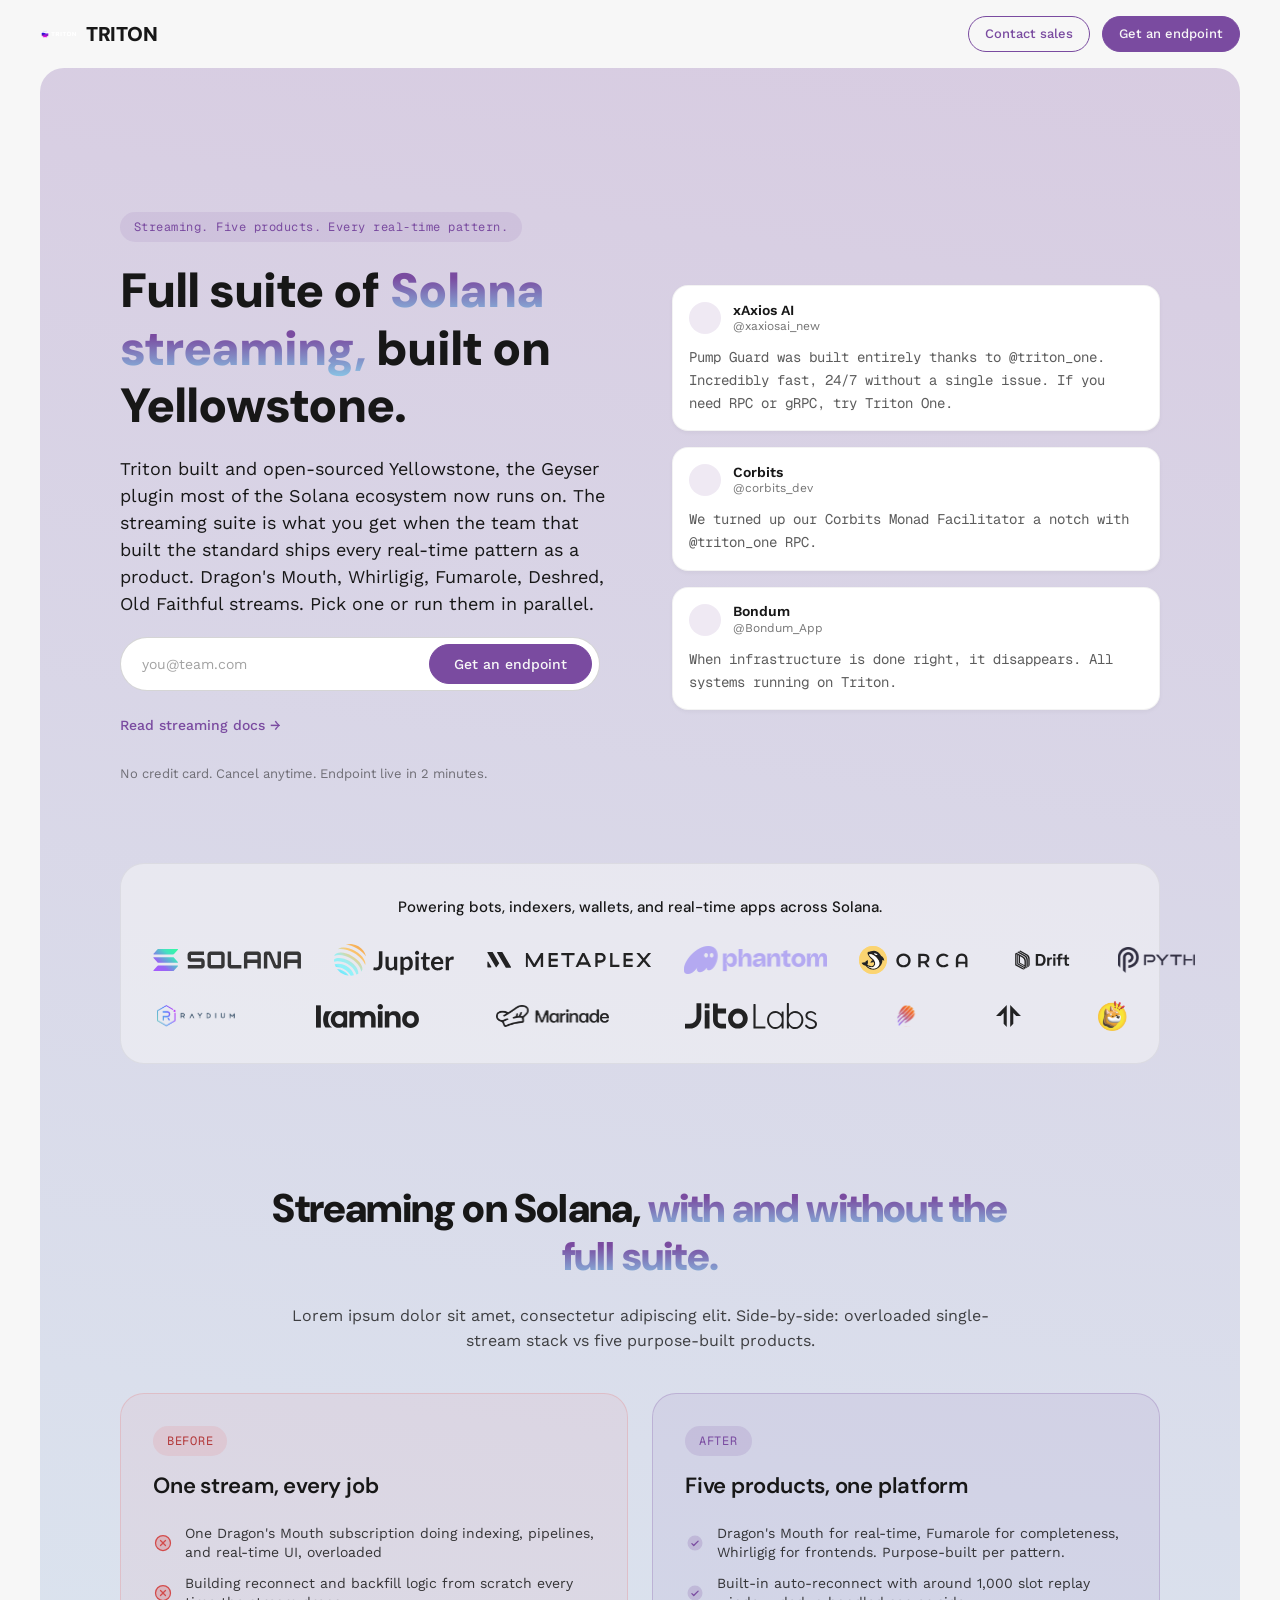
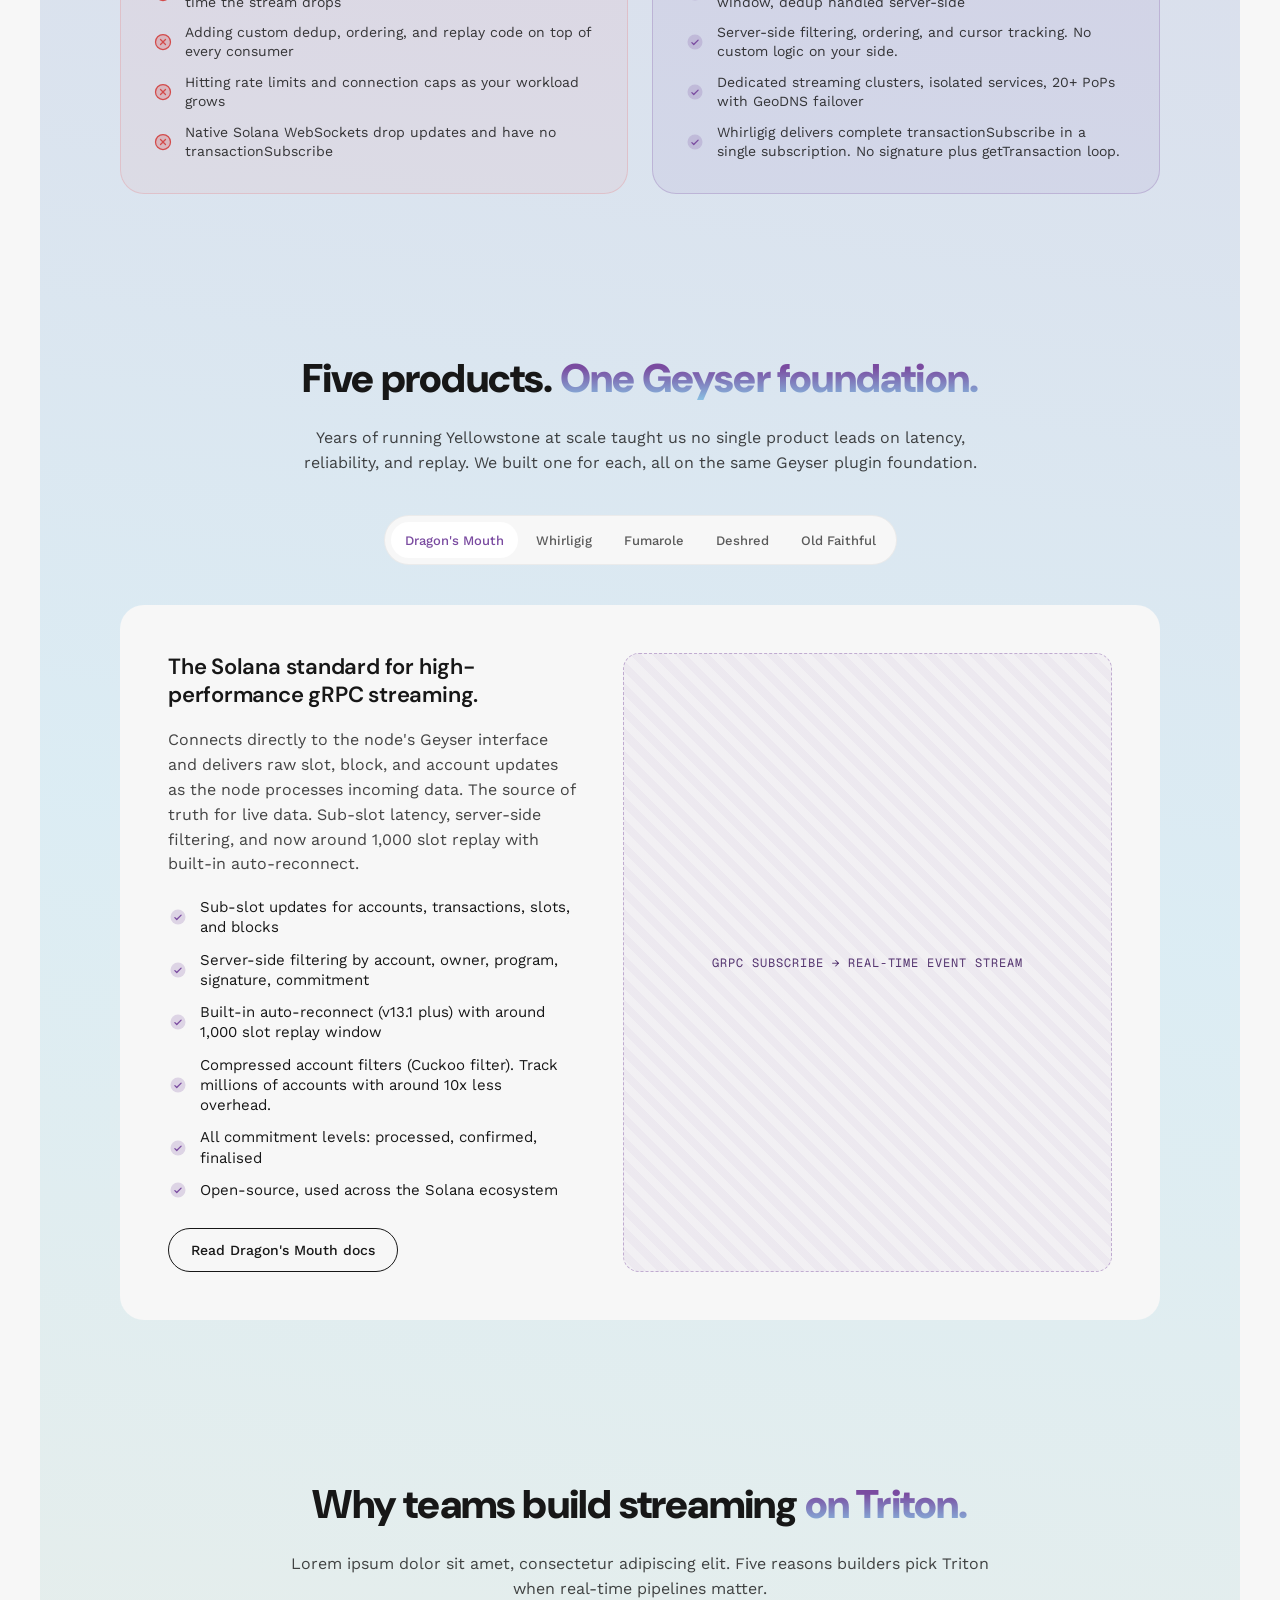
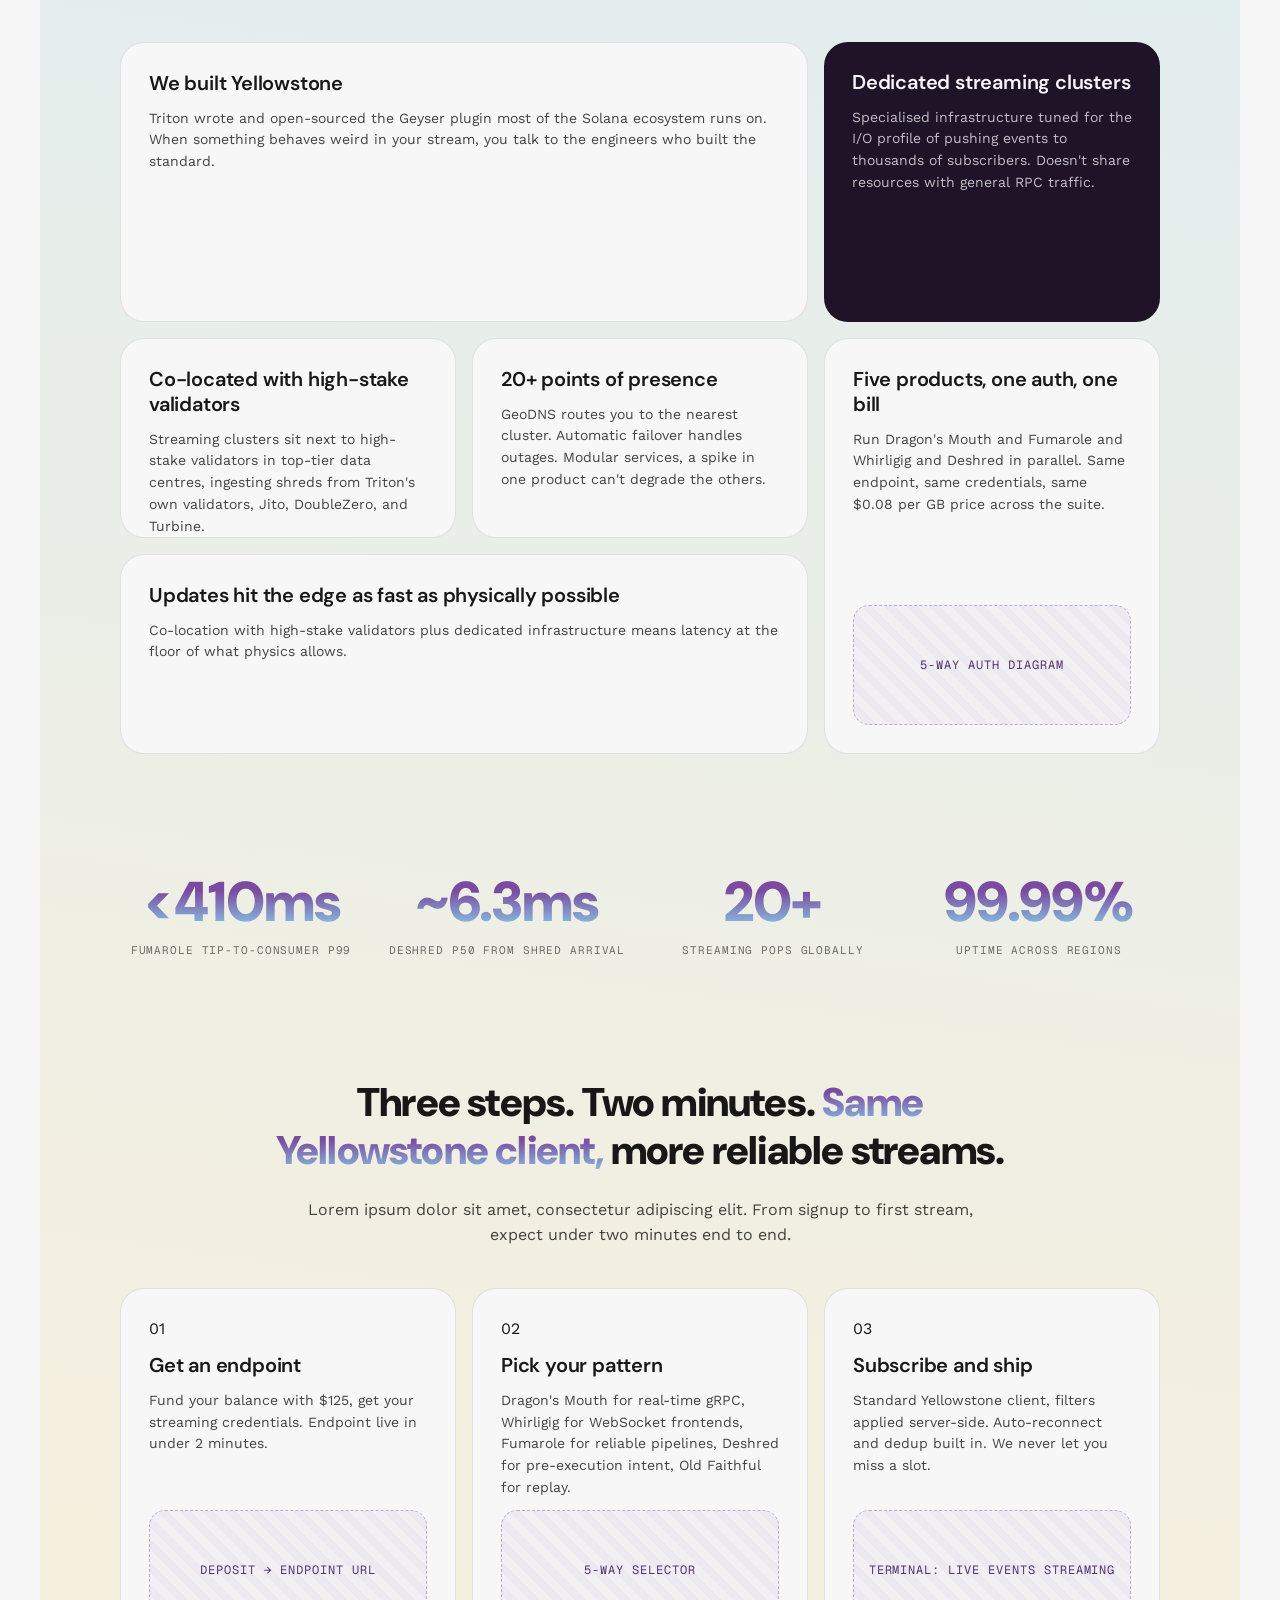
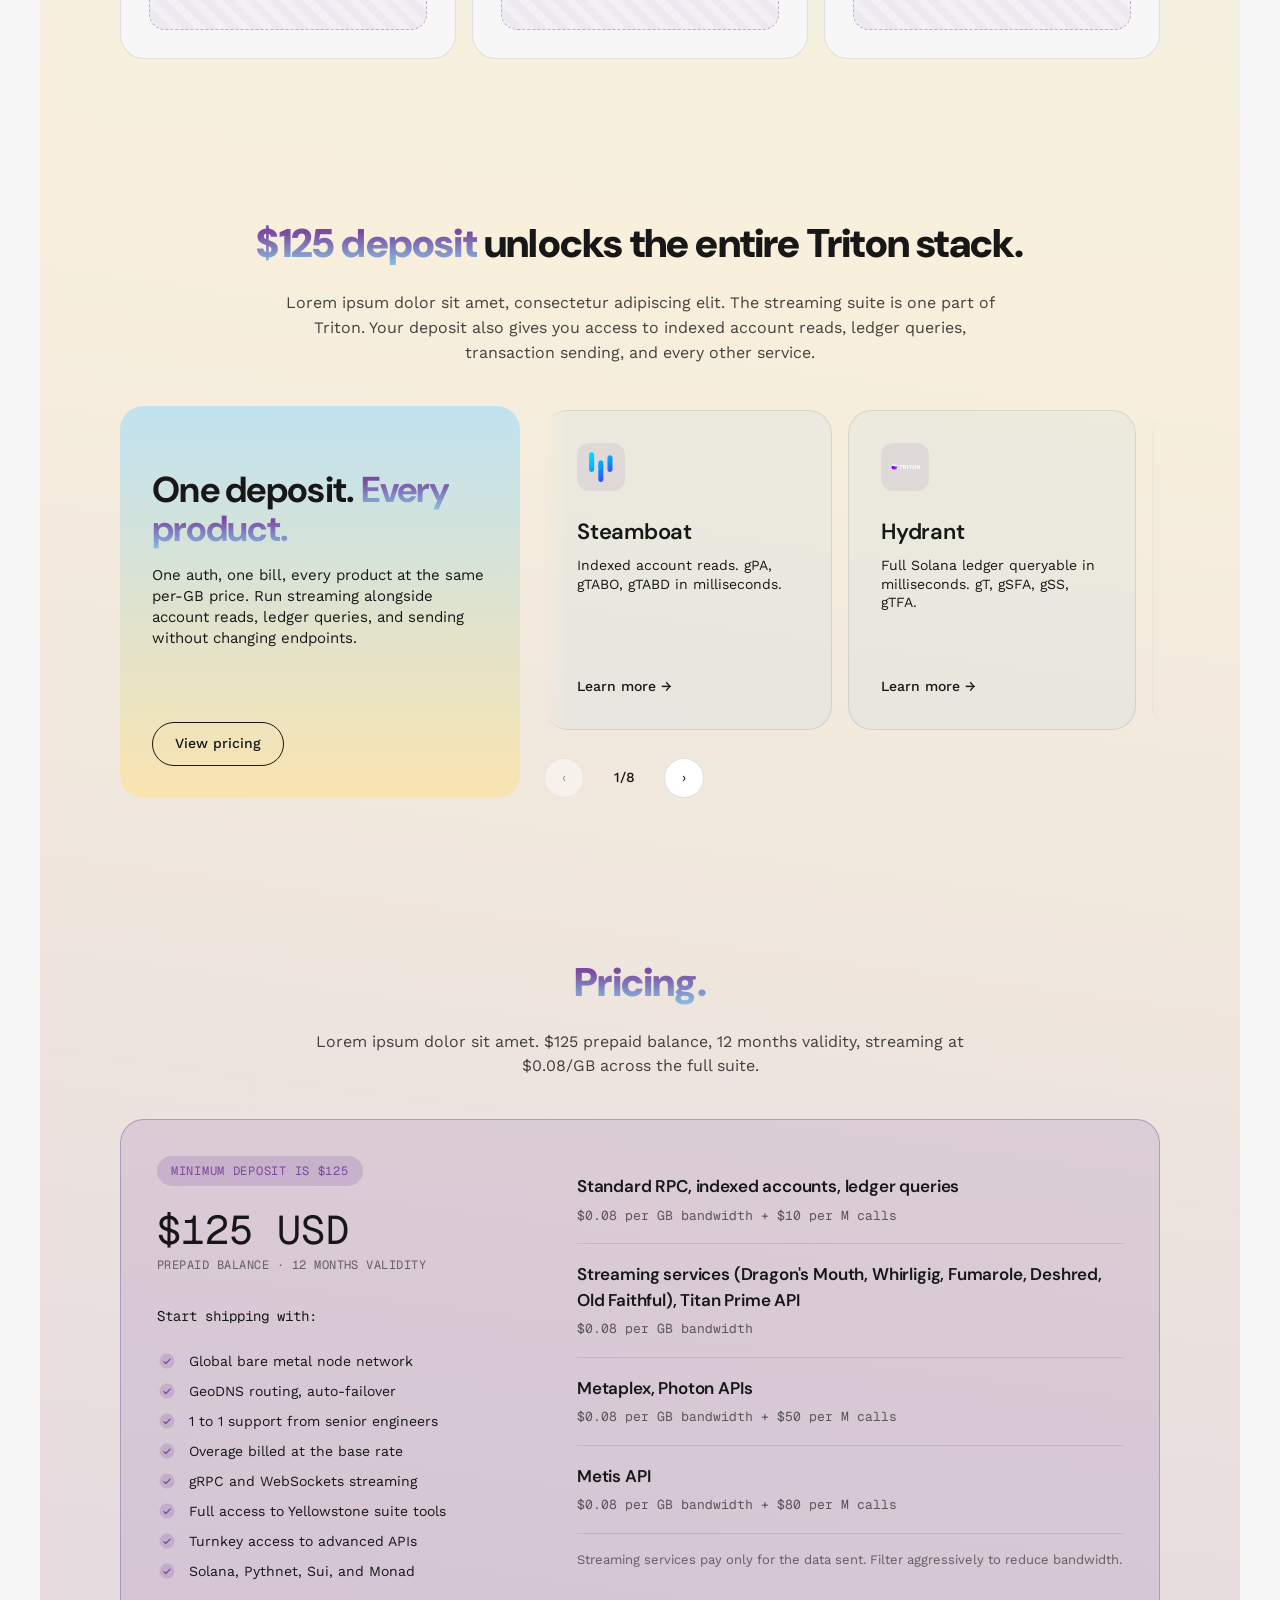
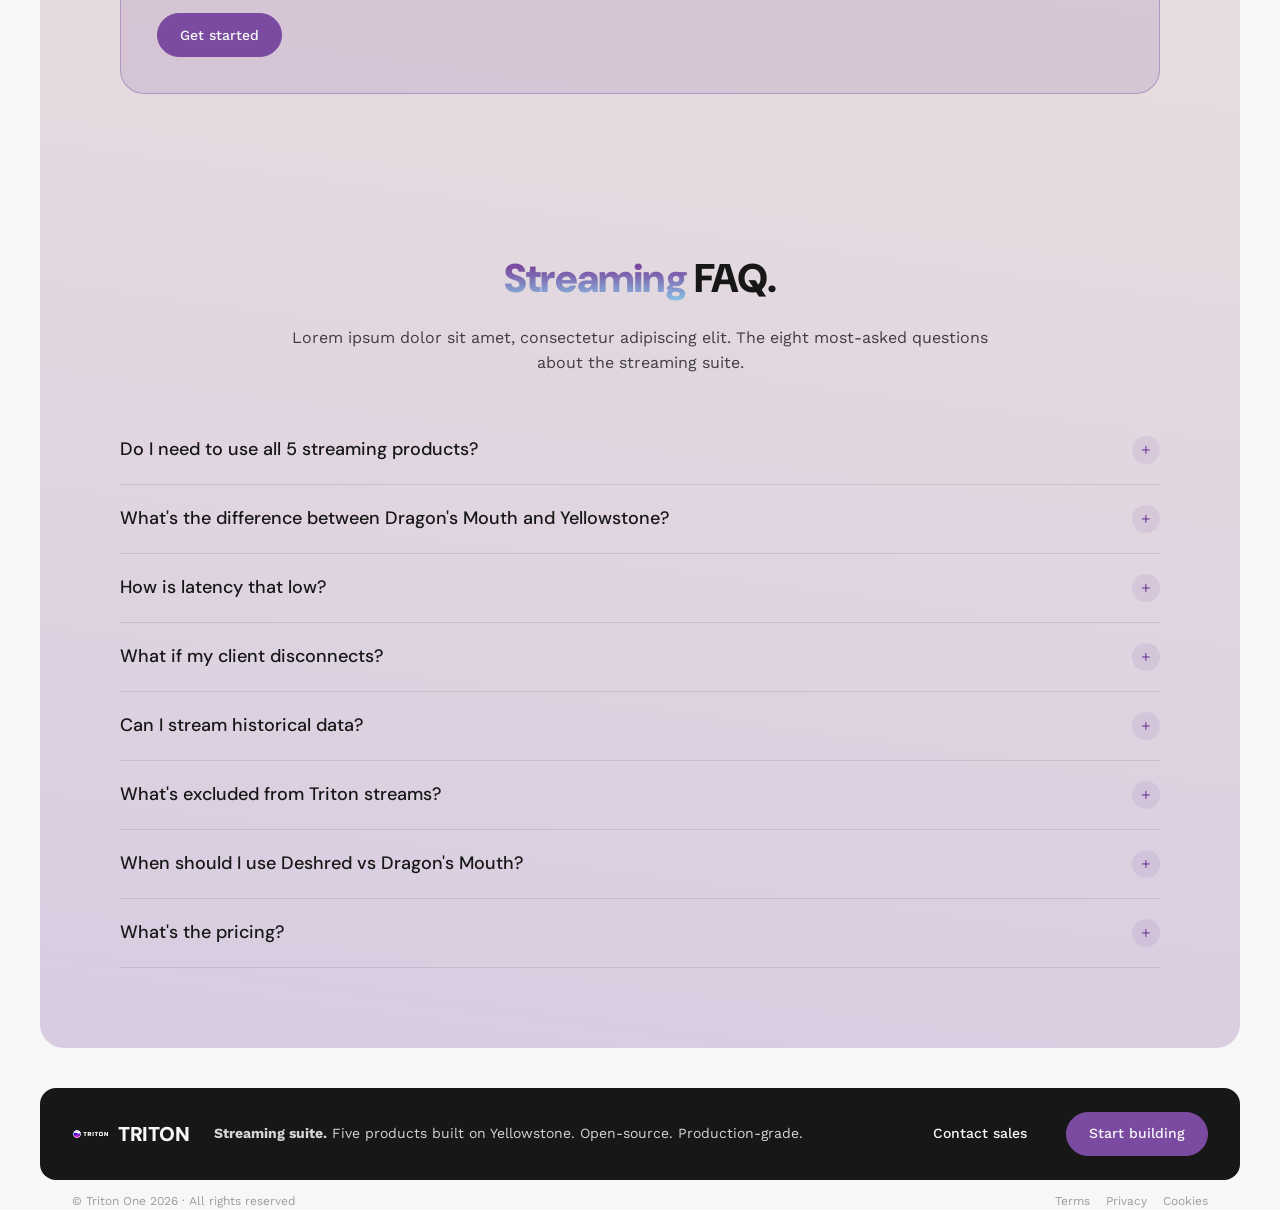
<file: lp4.html>
<!DOCTYPE html>
<html lang="en">
<head>
<meta charset="UTF-8">
<title>Streaming Suite — Full suite of Solana streaming, built on Yellowstone — Triton One</title>
<link rel="preconnect" href="https://fonts.googleapis.com">
<link rel="preconnect" href="https://fonts.gstatic.com" crossorigin>
<link href="https://fonts.googleapis.com/css2?family=DM+Sans:opsz,wght@9..40,400;9..40,500;9..40,600;9..40,700;9..40,900&family=Work+Sans:wght@400;500;600;700&family=Geist+Mono:wght@400;500;600&display=swap" rel="stylesheet">
<link rel="stylesheet" href="shared.css">
</head>
<body>

<nav class="scrollnav">
  <div class="scrollnav-inner">
    <a href="" class="scrollnav-logo fulllogo"><img src="assets/icons/triton-logomark.svg" alt="Triton"><span class="fulllogo-text">TRITON</span></a>
    <div class="scrollnav-links">
      <a href="#products">5 products</a>
      <a href="#why">Why Triton</a>
      <a href="#how">Get started</a>
      <a href="#pricing">Pricing</a>
      <a href="#faq">FAQ</a>
    </div>
    <div class="scrollnav-spacer"></div>
    <div class="scrollnav-ctas">
      <a class="btn btn-outline btn-sm" data-open-contact>Contact sales</a>
      <a class="btn btn-primary btn-sm" data-action="endpoint">Get an endpoint</a>
    </div>
  </div>
</nav>

<div class="app">

  <div class="topbar">
    <a href="" class="topbar-logo fulllogo"><img src="assets/icons/triton-logomark.svg" alt="Triton"><span class="fulllogo-text">TRITON</span></a>
    <div class="topbar-spacer"></div>
    <div class="topbar-ctas">
      <a class="btn btn-outline btn-sm" data-open-contact>Contact sales</a>
      <a class="btn btn-primary btn-sm" data-action="endpoint">Get an endpoint</a>
    </div>
  </div>

  <main class="main">
    <div class="body-wrap">

      <!-- HERO (H1) -->
      <section class="section section--hero">
        <div class="section-inner">
          <div class="hero-h1">
            <div class="hero-h1-left">
              <span class="eyebrow-chip">Streaming. Five products. Every real-time pattern.</span>
              <h1 class="h1 h1--left">Full suite of <span class="h-grad">Solana streaming,</span> built on Yellowstone.</h1>
              <p class="lead lead--left">Triton built and open-sourced Yellowstone, the Geyser plugin most of the Solana ecosystem now runs on. The streaming suite is what you get when the team that built the standard ships every real-time pattern as a product. Dragon's Mouth, Whirligig, Fumarole, Deshred, Old Faithful streams. Pick one or run them in parallel.</p>
              <div class="email-pill">
                <input type="email" placeholder="you@team.com">
                <button class="btn btn-primary" data-action="endpoint">Get an endpoint</button>
              </div>
              <a class="alt-cta-link">Read streaming docs →</a>
              <span class="cta-micro">No credit card. Cancel anytime. Endpoint live in 2 minutes.</span>
            </div>
            <div class="hero-h1-right">
              <div class="testimonial">
                <div class="testimonial-head"><div class="testimonial-avatar"></div><div><div class="testimonial-name">xAxios AI</div><div class="testimonial-handle">@xaxiosai_new</div></div></div>
                <p class="testimonial-quote">Pump Guard was built entirely thanks to @triton_one. Incredibly fast, 24/7 without a single issue. If you need RPC or gRPC, try Triton One.</p>
              </div>
              <div class="testimonial">
                <div class="testimonial-head"><div class="testimonial-avatar"></div><div><div class="testimonial-name">Corbits</div><div class="testimonial-handle">@corbits_dev</div></div></div>
                <p class="testimonial-quote">We turned up our Corbits Monad Facilitator a notch with @triton_one RPC.</p>
              </div>
              <div class="testimonial">
                <div class="testimonial-head"><div class="testimonial-avatar"></div><div><div class="testimonial-name">Bondum</div><div class="testimonial-handle">@Bondum_App</div></div></div>
                <p class="testimonial-quote">When infrastructure is done right, it disappears. All systems running on Triton.</p>
              </div>
            </div>
          </div>
        </div>
      </section>

      <!-- LOGO STRIP (S8) -->
      <section class="section section--tight section--no-top">
        <div class="section-inner">
          <div class="logo-strip">
            <p class="logo-strip-title">Powering bots, indexers, wallets, and real-time apps across Solana.</p>
            <div class="logo-strip-row">
              <img src="assets/logos/logo-solana.svg" alt="Solana" style="height:22px">
              <img src="assets/logos/logo-jupiter.svg" alt="Jupiter" style="height:32px">
              <img src="assets/logos/logo-metaplex.svg" alt="Metaplex" style="height:16px">
              <img src="assets/logos/logo-phantom.svg" alt="Phantom" style="height:28px">
              <img src="assets/logos/logo-orca.svg" alt="Orca" style="height:28px">
              <img src="assets/logos/logo-drift.svg" alt="Drift" style="height:34px">
              <img src="assets/logos/logo-pyth.svg" alt="Pyth" style="height:26px">
            </div>
            <div class="logo-strip-row">
              <img src="assets/logos/logo-raydium.svg" alt="Raydium" style="height:26px">
              <img src="assets/logos/logo-kamino.svg" alt="Kamino" style="height:24px">
              <img src="assets/logos/logo-marinade.svg" alt="Marinade" style="height:22px">
              <img src="assets/logos/logo-jito-labs.svg" alt="Jito" style="height:26px">
              <img src="assets/logos/logo-meteora.svg" alt="Meteora" style="height:22px">
              <img src="assets/logos/logo-tensor.svg" alt="Tensor" style="height:22px">
              <img src="assets/logos/logo-bonk.svg" alt="BONK" style="height:30px">
            </div>
          </div>
        </div>
      </section>

      <!-- BEFORE / AFTER (S6) -->
      <section class="section">
        <div class="section-inner">
          <div class="section-head">
            <h2 class="h2">Streaming on Solana, <span class="h-grad">with and without the full suite.</span></h2>
            <p class="section-sub">Lorem ipsum dolor sit amet, consectetur adipiscing elit. Side-by-side: overloaded single-stream stack vs five purpose-built products.</p>
          </div>
          <div class="compare">
            <div class="compare-card compare-card--before">
              <span class="compare-badge">Before</span>
              <h3 class="h3">One stream, every job</h3>
              <ul class="compare-list">
                <li><img src="assets/icons/x-circle.svg" alt=""> One Dragon's Mouth subscription doing indexing, pipelines, and real-time UI, overloaded</li>
                <li><img src="assets/icons/x-circle.svg" alt=""> Building reconnect and backfill logic from scratch every time the stream drops</li>
                <li><img src="assets/icons/x-circle.svg" alt=""> Adding custom dedup, ordering, and replay code on top of every consumer</li>
                <li><img src="assets/icons/x-circle.svg" alt=""> Hitting rate limits and connection caps as your workload grows</li>
                <li><img src="assets/icons/x-circle.svg" alt=""> Native Solana WebSockets drop updates and have no transactionSubscribe</li>
              </ul>
            </div>
            <div class="compare-card compare-card--after">
              <span class="compare-badge">After</span>
              <h3 class="h3">Five products, one platform</h3>
              <ul class="compare-list">
                <li><img src="assets/icons/check-circle.svg" alt=""> Dragon's Mouth for real-time, Fumarole for completeness, Whirligig for frontends. Purpose-built per pattern.</li>
                <li><img src="assets/icons/check-circle.svg" alt=""> Built-in auto-reconnect with around 1,000 slot replay window, dedup handled server-side</li>
                <li><img src="assets/icons/check-circle.svg" alt=""> Server-side filtering, ordering, and cursor tracking. No custom logic on your side.</li>
                <li><img src="assets/icons/check-circle.svg" alt=""> Dedicated streaming clusters, isolated services, 20+ PoPs with GeoDNS failover</li>
                <li><img src="assets/icons/check-circle.svg" alt=""> Whirligig delivers complete transactionSubscribe in a single subscription. No signature plus getTransaction loop.</li>
              </ul>
            </div>
          </div>
        </div>
      </section>

      <!-- 5 STREAMING PRODUCTS (N6: 5-tab capability) -->
      <section class="section" id="products">
        <div class="section-inner">
          <div class="section-head">
            <h2 class="h2">Five products. <span class="h-grad">One Geyser foundation.</span></h2>
            <p class="section-sub">Years of running Yellowstone at scale taught us no single product leads on latency, reliability, and replay. We built one for each, all on the same Geyser plugin foundation.</p>
          </div>
          <div class="tabs-pill tabs-pill--5">
            <button class="tab tab--active" data-tab="dragons">Dragon's Mouth</button>
            <button class="tab" data-tab="whirligig">Whirligig</button>
            <button class="tab" data-tab="fumarole">Fumarole</button>
            <button class="tab" data-tab="deshred">Deshred</button>
            <button class="tab" data-tab="oldfaithful">Old Faithful</button>
          </div>

          <div class="cap-card" data-tab-panel="dragons" style="display:grid">
            <div class="cap-card-left">
              <h3 class="h3">The Solana standard for high-performance gRPC streaming.</h3>
              <p class="body">Connects directly to the node's Geyser interface and delivers raw slot, block, and account updates as the node processes incoming data. The source of truth for live data. Sub-slot latency, server-side filtering, and now around 1,000 slot replay with built-in auto-reconnect.</p>
              <ul class="cap-list">
                <li><img src="assets/icons/check-circle.svg" alt=""> Sub-slot updates for accounts, transactions, slots, and blocks</li>
                <li><img src="assets/icons/check-circle.svg" alt=""> Server-side filtering by account, owner, program, signature, commitment</li>
                <li><img src="assets/icons/check-circle.svg" alt=""> Built-in auto-reconnect (v13.1 plus) with around 1,000 slot replay window</li>
                <li><img src="assets/icons/check-circle.svg" alt=""> Compressed account filters (Cuckoo filter). Track millions of accounts with around 10x less overhead.</li>
                <li><img src="assets/icons/check-circle.svg" alt=""> All commitment levels: processed, confirmed, finalised</li>
                <li><img src="assets/icons/check-circle.svg" alt=""> Open-source, used across the Solana ecosystem</li>
              </ul>
              <a class="btn btn-outline-dark" style="align-self:flex-start; margin-top:8px">Read Dragon's Mouth docs</a>
            </div>
            <div class="visual-dashed"><span class="visual-dashed-label">gRPC subscribe → real-time event stream</span></div>
          </div>

          <div class="cap-card" data-tab-panel="whirligig" style="display:none">
            <div class="cap-card-left">
              <h3 class="h3">Drop-in for Solana's native WebSocket API. Backed by gRPC.</h3>
              <p class="body">Triton was the first Solana RPC provider to replace the native pubsub path with gRPC-backed WebSocket streaming. Whirligig wraps Dragon's Mouth in a standard WebSocket interface. Intra-slot account updates, stable transactionSubscribe out of the box, flexible connection limits. Zero code changes from native WebSockets.</p>
              <ul class="cap-list">
                <li><img src="assets/icons/check-circle.svg" alt=""> Drop-in for Solana's native WebSocket API. Same code, no rewrites.</li>
                <li><img src="assets/icons/check-circle.svg" alt=""> Intra-slot account updates at processed commitment (vs slot-boundary batching on native)</li>
                <li><img src="assets/icons/check-circle.svg" alt=""> Stable transactionSubscribe. Full transaction data in one subscription, no signature plus getTransaction loop.</li>
                <li><img src="assets/icons/check-circle.svg" alt=""> blockSubscribe stable, not flagged unstable like native</li>
                <li><img src="assets/icons/check-circle.svg" alt=""> Flexible connection limits, multi-region failover</li>
                <li><img src="assets/icons/check-circle.svg" alt=""> Browser-compatible. The only streaming product in the suite that is.</li>
              </ul>
              <a class="btn btn-outline-dark" style="align-self:flex-start; margin-top:8px">Read Whirligig docs</a>
            </div>
            <div class="visual-dashed"><span class="visual-dashed-label">WebSocket subscribe → live UI update</span></div>
          </div>

          <div class="cap-card" data-tab-panel="fumarole" style="display:none">
            <div class="cap-card-left">
              <h3 class="h3">Persistent streaming for pipelines where missing a block isn't an option.</h3>
              <p class="body">Server-side cursor tracking with 4 days of rolling retention. Disconnect for hours, resume exactly where you left off, backfill anything you missed automatically. Whole blocks guaranteed, at-least-once delivery, deterministic ordering across sessions. Multi-node aggregation handles failover transparently.</p>
              <ul class="cap-list">
                <li><img src="assets/icons/check-circle.svg" alt=""> Server-side cursor with 4 day rolling retention</li>
                <li><img src="assets/icons/check-circle.svg" alt=""> 99% of blocks visible in under 410ms (confirmed commitment)</li>
                <li><img src="assets/icons/check-circle.svg" alt=""> Whole blocks guaranteed. Buffered in entirety before commit.</li>
                <li><img src="assets/icons/check-circle.svg" alt=""> Three streaming modes: slot-sequential, block stream, raw stream</li>
                <li><img src="assets/icons/check-circle.svg" alt=""> Manual commitment for tight cursor control (write-first, commit-after pattern)</li>
                <li><img src="assets/icons/check-circle.svg" alt=""> Persistent subscriber for horizontal scaling. Split full accounts stream across readers.</li>
                <li><img src="assets/icons/check-circle.svg" alt=""> Dragon's Mouth-compatible filter API. Drop in via SDK adapter.</li>
              </ul>
              <a class="btn btn-outline-dark" style="align-self:flex-start; margin-top:8px">Read Fumarole docs</a>
            </div>
            <div class="visual-dashed"><span class="visual-dashed-label">Cursor diagram: disconnect → resume</span></div>
          </div>

          <div class="cap-card" data-tab-panel="deshred" style="display:none">
            <div class="cap-card-left">
              <h3 class="h3">The earliest signal on Solana, transactions before the node executes them.</h3>
              <p class="body">Intercepts the validator pipeline at the CompletedDataSets stage, bypassing Replay entirely. Reconstructs transactions from raw shreds server-side and streams them over gRPC in p50 around 6.3ms from shred arrival. Exposed as SubscribeDeshred inside Yellowstone. Same client, same auth, new subscription type.</p>
              <ul class="cap-list">
                <li><img src="assets/icons/check-circle.svg" alt=""> p50 around 6.3ms, p90 around 20ms from shred arrival</li>
                <li><img src="assets/icons/check-circle.svg" alt=""> Server-side reconstruction. No raw UDP, no Reed-Solomon decoding.</li>
                <li><img src="assets/icons/check-circle.svg" alt=""> Server-side vote filtering. Votes are most of network traffic, rarely useful for traders.</li>
                <li><img src="assets/icons/check-circle.svg" alt=""> Account filtering on static keys and ALT-loaded addresses</li>
                <li><img src="assets/icons/check-circle.svg" alt=""> Trade-off: pre-execution means no logs, status, balance changes, or CUs. Use Dragon's Mouth for confirmation.</li>
                <li><img src="assets/icons/check-circle.svg" alt=""> For HFT, arbitrage, MEV, market making, copy trading, liquidations</li>
              </ul>
              <a class="btn btn-outline-dark" style="align-self:flex-start; margin-top:8px">Read Deshred docs</a>
            </div>
            <div class="visual-dashed"><span class="visual-dashed-label">TVU pipeline → Deshred tap-in point</span></div>
          </div>

          <div class="cap-card" data-tab-panel="oldfaithful" style="display:none">
            <div class="cap-card-left">
              <h3 class="h3">Replay every block from genesis through the same gRPC interface.</h3>
              <p class="body">The historical archive served as a gRPC stream. Pick a slot range, request the data, replay it through the same client code as your live streams. Live and historical pipelines appear identical to your application.</p>
              <ul class="cap-list">
                <li><img src="assets/icons/check-circle.svg" alt=""> Full ledger from genesis to current</li>
                <li><img src="assets/icons/check-circle.svg" alt=""> Same gRPC interface as Dragon's Mouth. Identical client code.</li>
                <li><img src="assets/icons/check-circle.svg" alt=""> Slot-range cursor for replay</li>
                <li><img src="assets/icons/check-circle.svg" alt=""> Finalised commitment</li>
                <li><img src="assets/icons/check-circle.svg" alt=""> For backfills, audits, replay testing, indexer rebuilds</li>
              </ul>
              <a class="btn btn-outline-dark" style="align-self:flex-start; margin-top:8px">Read Old Faithful streams docs</a>
            </div>
            <div class="visual-dashed"><span class="visual-dashed-label">Slot range selector → replay stream</span></div>
          </div>
        </div>
      </section>

      <!-- WHY TRITON (S2: bento) -->
      <section class="section" id="why">
        <div class="section-inner">
          <div class="section-head">
            <h2 class="h2">Why teams build streaming <span class="h-grad">on Triton.</span></h2>
            <p class="section-sub">Lorem ipsum dolor sit amet, consectetur adipiscing elit. Five reasons builders pick Triton when real-time pipelines matter.</p>
          </div>
          <div class="bento">
            <div class="bento-card bento-hero">
              <h3 class="h3">We built Yellowstone</h3>
              <p class="body">Triton wrote and open-sourced the Geyser plugin most of the Solana ecosystem runs on. When something behaves weird in your stream, you talk to the engineers who built the standard.</p>
            </div>
            <div class="bento-card bento-card--dark bento-dark">
              <h3 class="h3">Dedicated streaming clusters</h3>
              <p class="body">Specialised infrastructure tuned for the I/O profile of pushing events to thousands of subscribers. Doesn't share resources with general RPC traffic.</p>
            </div>
            <div class="bento-card bento-s1">
              <h3 class="h3">Co-located with high-stake validators</h3>
              <p class="body">Streaming clusters sit next to high-stake validators in top-tier data centres, ingesting shreds from Triton's own validators, Jito, DoubleZero, and Turbine.</p>
            </div>
            <div class="bento-card bento-s2">
              <h3 class="h3">20+ points of presence</h3>
              <p class="body">GeoDNS routes you to the nearest cluster. Automatic failover handles outages. Modular services, a spike in one product can't degrade the others.</p>
            </div>
            <div class="bento-card bento-tall">
              <h3 class="h3">Five products, one auth, one bill</h3>
              <p class="body">Run Dragon's Mouth and Fumarole and Whirligig and Deshred in parallel. Same endpoint, same credentials, same $0.08 per GB price across the suite.</p>
              <div class="visual-dashed" style="min-height:120px; margin-top:auto"><span class="visual-dashed-label">5-way auth diagram</span></div>
            </div>
            <div class="bento-card bento-wide">
              <h3 class="h3">Updates hit the edge as fast as physically possible</h3>
              <p class="body">Co-location with high-stake validators plus dedicated infrastructure means latency at the floor of what physics allows.</p>
            </div>
          </div>
        </div>
      </section>

      <!-- PROOF / STATS (S10) -->
      <section class="section section--tight">
        <div class="section-inner">
          <div class="stats">
            <div><div class="stat-num h-grad">&lt;410ms</div><div class="stat-label">Fumarole tip-to-consumer P99</div></div>
            <div><div class="stat-num h-grad">~6.3ms</div><div class="stat-label">Deshred p50 from shred arrival</div></div>
            <div><div class="stat-num h-grad">20+</div><div class="stat-label">Streaming PoPs globally</div></div>
            <div><div class="stat-num h-grad">99.99%</div><div class="stat-label">Uptime across regions</div></div>
          </div>
        </div>
      </section>

      <!-- HOW TO GET STARTED (S3) -->
      <section class="section" id="how">
        <div class="section-inner">
          <div class="section-head">
            <h2 class="h2">Three steps. Two minutes. <span class="h-grad">Same Yellowstone client,</span> more reliable streams.</h2>
            <p class="section-sub">Lorem ipsum dolor sit amet, consectetur adipiscing elit. From signup to first stream, expect under two minutes end to end.</p>
          </div>
          <div class="bento" style="grid-template-columns: 1fr 1fr 1fr; grid-template-rows: 1fr">
            <div class="bento-card" style="grid-column:auto; grid-row:auto">
              <div class="step-num">01</div>
              <h3 class="h3">Get an endpoint</h3>
              <p class="body">Fund your balance with $125, get your streaming credentials. Endpoint live in under 2 minutes.</p>
              <div class="visual-dashed" style="min-height:120px; margin-top:auto"><span class="visual-dashed-label">Deposit → endpoint URL</span></div>
            </div>
            <div class="bento-card" style="grid-column:auto; grid-row:auto">
              <div class="step-num">02</div>
              <h3 class="h3">Pick your pattern</h3>
              <p class="body">Dragon's Mouth for real-time gRPC, Whirligig for WebSocket frontends, Fumarole for reliable pipelines, Deshred for pre-execution intent, Old Faithful for replay.</p>
              <div class="visual-dashed" style="min-height:120px; margin-top:auto"><span class="visual-dashed-label">5-way selector</span></div>
            </div>
            <div class="bento-card" style="grid-column:auto; grid-row:auto">
              <div class="step-num">03</div>
              <h3 class="h3">Subscribe and ship</h3>
              <p class="body">Standard Yellowstone client, filters applied server-side. Auto-reconnect and dedup built in. We never let you miss a slot.</p>
              <div class="visual-dashed" style="min-height:120px; margin-top:auto"><span class="visual-dashed-label">Terminal: live events streaming</span></div>
            </div>
          </div>
        </div>
      </section>

      <!-- ONE DEPOSIT (ultra-reliable block) -->
      <section class="section">
        <div class="section-inner">
          <div class="section-head">
            <h2 class="h2"><span class="h-grad">$125 deposit</span> unlocks the entire Triton stack.</h2>
            <p class="section-sub">Lorem ipsum dolor sit amet, consectetur adipiscing elit. The streaming suite is one part of Triton. Your deposit also gives you access to indexed account reads, ledger queries, transaction sending, and every other service.</p>
          </div>
          <div class="ultra-block">
            <div class="ultra-card">
              <div>
                <h2>One deposit. <span class="h-grad">Every product.</span></h2>
                <p>One auth, one bill, every product at the same per-GB price. Run streaming alongside account reads, ledger queries, and sending without changing endpoints.</p>
              </div>
              <a class="btn btn-outline-dark" href="#pricing">View pricing</a>
            </div>
            <div class="ultra-scroller-wrap">
              <div class="ultra-scroller">
                <div class="ultra-scroller-inner">
                  <div class="ultra-slide"><div class="ultra-slide-icon"><img src="assets/icons/icon-indexer.svg" alt=""></div><div class="ultra-slide-body"><div class="ultra-slide-name">Steamboat</div><div class="ultra-slide-desc">Indexed account reads. gPA, gTABO, gTABD in milliseconds.</div></div><a class="ultra-slide-link" href="lp3.html">Learn more →</a></div>
                  <div class="ultra-slide"><div class="ultra-slide-icon"><img src="assets/icons/triton-logomark.svg" alt=""></div><div class="ultra-slide-body"><div class="ultra-slide-name">Hydrant</div><div class="ultra-slide-desc">Full Solana ledger queryable in milliseconds. gT, gSFA, gSS, gTFA.</div></div><a class="ultra-slide-link" href="lp2.html">Learn more →</a></div>
                  <div class="ultra-slide"><div class="ultra-slide-icon"><img src="assets/icons/triton-logomark.svg" alt=""></div><div class="ultra-slide-body"><div class="ultra-slide-name">Account Sync</div><div class="ultra-slide-desc">Streaming-backed local cache for account reads. One-line SDK swap, no polling.</div></div><a class="ultra-slide-link">Learn more →</a></div>
                  <div class="ultra-slide"><div class="ultra-slide-icon"><img src="assets/icons/triton-logomark.svg" alt=""></div><div class="ultra-slide-body"><div class="ultra-slide-name">Jet</div><div class="ultra-slide-desc">Direct-to-leader transaction sending with stake-weighted QoS and MEV protection.</div></div><a class="ultra-slide-link">Learn more →</a></div>
                  <div class="ultra-slide"><div class="ultra-slide-icon"><img src="assets/icons/triton-logomark.svg" alt=""></div><div class="ultra-slide-body"><div class="ultra-slide-name">DAS API</div><div class="ultra-slide-desc">Digital Asset Standard for compressed NFTs and token metadata.</div></div><a class="ultra-slide-link">Learn more →</a></div>
                  <div class="ultra-slide"><div class="ultra-slide-icon"><img src="assets/icons/triton-logomark.svg" alt=""></div><div class="ultra-slide-body"><div class="ultra-slide-name">Titan</div><div class="ultra-slide-desc">Meta-aggregation and on-chain swap route optimisation.</div></div><a class="ultra-slide-link">Learn more →</a></div>
                  <div class="ultra-slide"><div class="ultra-slide-icon"><img src="assets/icons/triton-logomark.svg" alt=""></div><div class="ultra-slide-body"><div class="ultra-slide-name">Photon</div><div class="ultra-slide-desc">ZK Compression queries. Compressed accounts, token balances, validity proofs.</div></div><a class="ultra-slide-link">Learn more →</a></div>
                  <div class="ultra-slide"><div class="ultra-slide-icon"><img src="assets/icons/triton-logomark.svg" alt=""></div><div class="ultra-slide-body"><div class="ultra-slide-name">Priority Fee API</div><div class="ultra-slide-desc">Real-time priority fee estimates by percentile.</div></div><a class="ultra-slide-link">Learn more →</a></div>
                </div>
              </div>
              <div class="ultra-pager">
                <button class="ultra-pager-btn ultra-pager-prev" aria-label="Previous">‹</button>
                <span class="ultra-pager-count">1/8</span>
                <button class="ultra-pager-btn ultra-pager-next" aria-label="Next">›</button>
              </div>
            </div>
          </div>
        </div>
      </section>

      <!-- PRICING (S9) -->
      <section class="section" id="pricing">
        <div class="section-inner">
          <div class="section-head">
            <h2 class="h2"><span class="h-grad">Pricing.</span></h2>
            <p class="section-sub">Lorem ipsum dolor sit amet. $125 prepaid balance, 12 months validity, streaming at $0.08/GB across the full suite.</p>
          </div>
          <div class="plan">
            <div class="plan-left">
              <span class="plan-eyebrow">Minimum deposit is $125</span>
              <div>
                <div class="plan-price">$125 USD</div>
                <div class="plan-price-label">Prepaid balance · 12 months validity</div>
              </div>
              <div class="plan-features-title">Start shipping with:</div>
              <ul class="plan-features">
                <li><img src="assets/icons/check-circle.svg" alt=""> Global bare metal node network</li>
                <li><img src="assets/icons/check-circle.svg" alt=""> GeoDNS routing, auto-failover</li>
                <li><img src="assets/icons/check-circle.svg" alt=""> 1 to 1 support from senior engineers</li>
                <li><img src="assets/icons/check-circle.svg" alt=""> Overage billed at the base rate</li>
                <li><img src="assets/icons/check-circle.svg" alt=""> gRPC and WebSockets streaming</li>
                <li><img src="assets/icons/check-circle.svg" alt=""> Full access to Yellowstone suite tools</li>
                <li><img src="assets/icons/check-circle.svg" alt=""> Turnkey access to advanced APIs</li>
                <li><img src="assets/icons/check-circle.svg" alt=""> Solana, Pythnet, Sui, and Monad</li>
              </ul>
              <a class="btn btn-primary plan-cta" data-action="endpoint" style="align-self:flex-start">Get started</a>
            </div>
            <div class="plan-right">
              <div class="plan-row">
                <div class="plan-row-title">Standard RPC, indexed accounts, ledger queries</div>
                <div class="plan-row-rate">$0.08 per GB bandwidth + $10 per M calls</div>
              </div>
              <div class="plan-row">
                <div class="plan-row-title">Streaming services (Dragon's Mouth, Whirligig, Fumarole, Deshred, Old Faithful), Titan Prime API</div>
                <div class="plan-row-rate">$0.08 per GB bandwidth</div>
              </div>
              <div class="plan-row">
                <div class="plan-row-title">Metaplex, Photon APIs</div>
                <div class="plan-row-rate">$0.08 per GB bandwidth + $50 per M calls</div>
              </div>
              <div class="plan-row">
                <div class="plan-row-title">Metis API</div>
                <div class="plan-row-rate">$0.08 per GB bandwidth + $80 per M calls</div>
              </div>
              <p class="plan-foot">Streaming services pay only for the data sent. Filter aggressively to reduce bandwidth.</p>
            </div>
          </div>
        </div>
      </section>

      <!-- FAQ (S7) -->
      <section class="section" id="faq">
        <div class="section-inner">
          <div class="section-head">
            <h2 class="h2"><span class="h-grad">Streaming</span> FAQ.</h2>
            <p class="section-sub">Lorem ipsum dolor sit amet, consectetur adipiscing elit. The eight most-asked questions about the streaming suite.</p>
          </div>
          <div class="faq">
            <div class="faq-item">
              <div class="faq-row"><span class="faq-q">Do I need to use all 5 streaming products?</span><span class="faq-chip">+</span></div>
              <div class="faq-answer">No. Pick the patterns your app needs. Most teams start with one or two. Dragon's Mouth for real-time, Whirligig for the frontend, Fumarole if completeness matters. Add more later, same auth and credentials.</div>
            </div>
            <div class="faq-item">
              <div class="faq-row"><span class="faq-q">What's the difference between Dragon's Mouth and Yellowstone?</span><span class="faq-chip">+</span></div>
              <div class="faq-answer">Yellowstone is the open-source Geyser plugin we built. Dragon's Mouth is the hosted, managed version of it. We run it for you with multi-region, auth, server-side filtering, and SLAs. Same protocol, less ops.</div>
            </div>
            <div class="faq-item">
              <div class="faq-row"><span class="faq-q">How is latency that low?</span><span class="faq-chip">+</span></div>
              <div class="faq-answer">We co-locate streaming clusters with high-stake validators across 20+ regions and ingest shreds directly from Triton's own validators, Jito, DoubleZero, and Turbine. Updates hit the edge as fast as physically possible. Dedicated streaming clusters mean no contention with general RPC traffic.</div>
            </div>
            <div class="faq-item">
              <div class="faq-row"><span class="faq-q">What if my client disconnects?</span><span class="faq-chip">+</span></div>
              <div class="faq-answer">Dragon's Mouth (v13.1 plus) has built-in auto-reconnect with a around 1,000 slot replay window. Set set_reconnect_config on the client builder. Fumarole goes further. Server-side cursor with 4 day retention means you can be offline for days and still resume cleanly.</div>
            </div>
            <div class="faq-item">
              <div class="faq-row"><span class="faq-q">Can I stream historical data?</span><span class="faq-chip">+</span></div>
              <div class="faq-answer">Yes, Old Faithful streams. Same gRPC interface as Dragon's Mouth, any slot range, any speed. Your client code doesn't change between live and historical.</div>
            </div>
            <div class="faq-item">
              <div class="faq-row"><span class="faq-q">What's excluded from Triton streams?</span><span class="faq-chip">+</span></div>
              <div class="faq-answer">Light Protocol / ZK Compression (compr6CUsB5m2jS4Y3831ztGSTnDpnKJTKS95d64XVq). At peak load it accounted for over 50% of all Geyser traffic, making it impractical to include. Use the Triton-hosted Photon service to query compressed accounts, token balances, validity proofs, and transaction signatures directly.</div>
            </div>
            <div class="faq-item">
              <div class="faq-row"><span class="faq-q">When should I use Deshred vs Dragon's Mouth?</span><span class="faq-chip">+</span></div>
              <div class="faq-answer">Deshred for the earliest signal. Pre-execution intent, p50 around 6.3ms from shred arrival. Dragon's Mouth for confirmed results with full execution context (status, balance changes, logs, inner instructions). Many trading strategies combine both: Deshred for speed, Dragon's Mouth for confirmation.</div>
            </div>
            <div class="faq-item">
              <div class="faq-row"><span class="faq-q">What's the pricing?</span><span class="faq-chip">+</span></div>
              <div class="faq-answer">$0.08 per GB of bandwidth across all streaming services. You only pay for the data sent. Server-side filtering reduces traffic significantly. See the streaming best-practices docs for filter patterns and other ways to keep bandwidth low.</div>
            </div>
          </div>
        </div>
      </section>

    </div>
  </main>

  <div class="page-gap"></div>

  <footer class="footer-strip">
    <div class="footer-strip-logo fulllogo"><img src="assets/icons/triton-logomark.svg" alt="Triton"><span class="fulllogo-text" style="color:var(--soft-white)">TRITON</span></div>
    <div class="footer-strip-center"><strong>Streaming suite.</strong> Five products built on Yellowstone. Open-source. Production-grade.</div>
    <div class="footer-strip-ctas">
      <a class="btn btn-link" data-open-contact>Contact sales</a>
      <a class="btn btn-primary" data-action="endpoint">Start building</a>
    </div>
  </footer>
  <div class="footer-strip-bottom">
    <span>© Triton One 2026 · All rights reserved</span>
    <div class="footer-strip-bottom-links"><a>Terms</a><a>Privacy</a><a>Cookies</a></div>
  </div>

  <div class="modal" id="contact-modal">
    <div class="modal-backdrop"></div>
    <div class="modal-content">
      <button class="modal-close" data-close-contact>×</button>
      <h2 class="h2">Talk to a Triton engineer about <span class="h-grad">streaming.</span></h2>
      <p class="body" style="margin-top:8px">Tell us what you're streaming. We'll help pick the right products and tune the setup.</p>
      <form class="modal-form">
        <div class="connect-field"><label>Name *</label><input placeholder="Your name" required></div>
        <div class="connect-field"><label>Email *</label><input type="email" placeholder="you@team.com" required></div>
        <div class="connect-field"><label>Telegram handle</label><input placeholder="@handle"></div>
        <div class="connect-field"><label>Product interest *</label>
          <select required>
            <option value="">Select…</option>
            <option>Dragon's Mouth</option>
            <option>Whirligig</option>
            <option>Fumarole</option>
            <option>Deshred</option>
            <option>Old Faithful streams</option>
            <option>Multiple</option>
          </select>
        </div>
        <div class="connect-field connect-field--wide"><label>Latency requirement</label>
          <select>
            <option value="">Select…</option>
            <option>Sub-100ms for HFT and trading</option>
            <option>Sub-slot for real-time apps</option>
            <option>Reliability over speed for indexer and analytics</option>
            <option>Replay or backfill</option>
          </select>
        </div>
        <div class="connect-field connect-field--wide"><label>What are you building? *</label><textarea placeholder="We are building..." required></textarea></div>
        <button type="submit" class="btn btn-primary">Send</button>
      </form>
    </div>
  </div>

</div>
<script src="app.js"></script>
</body>
</html>
</file>
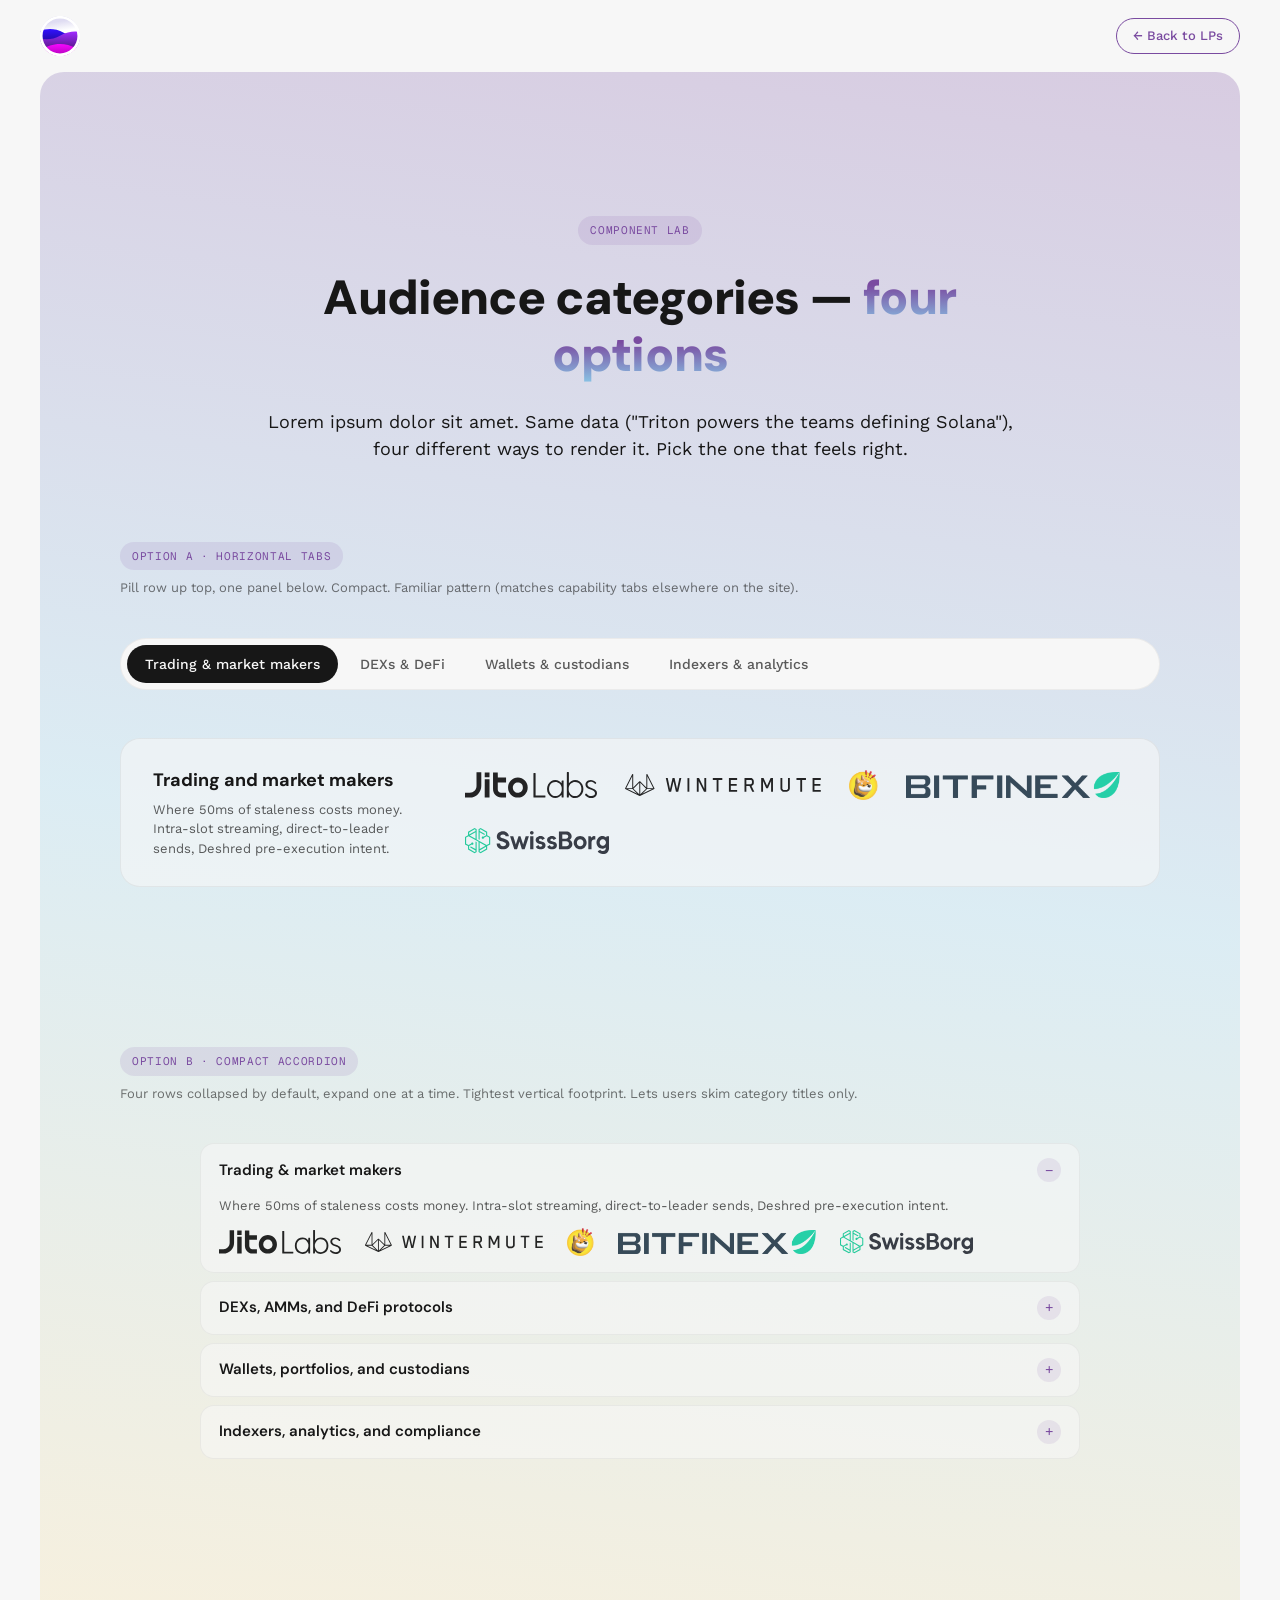
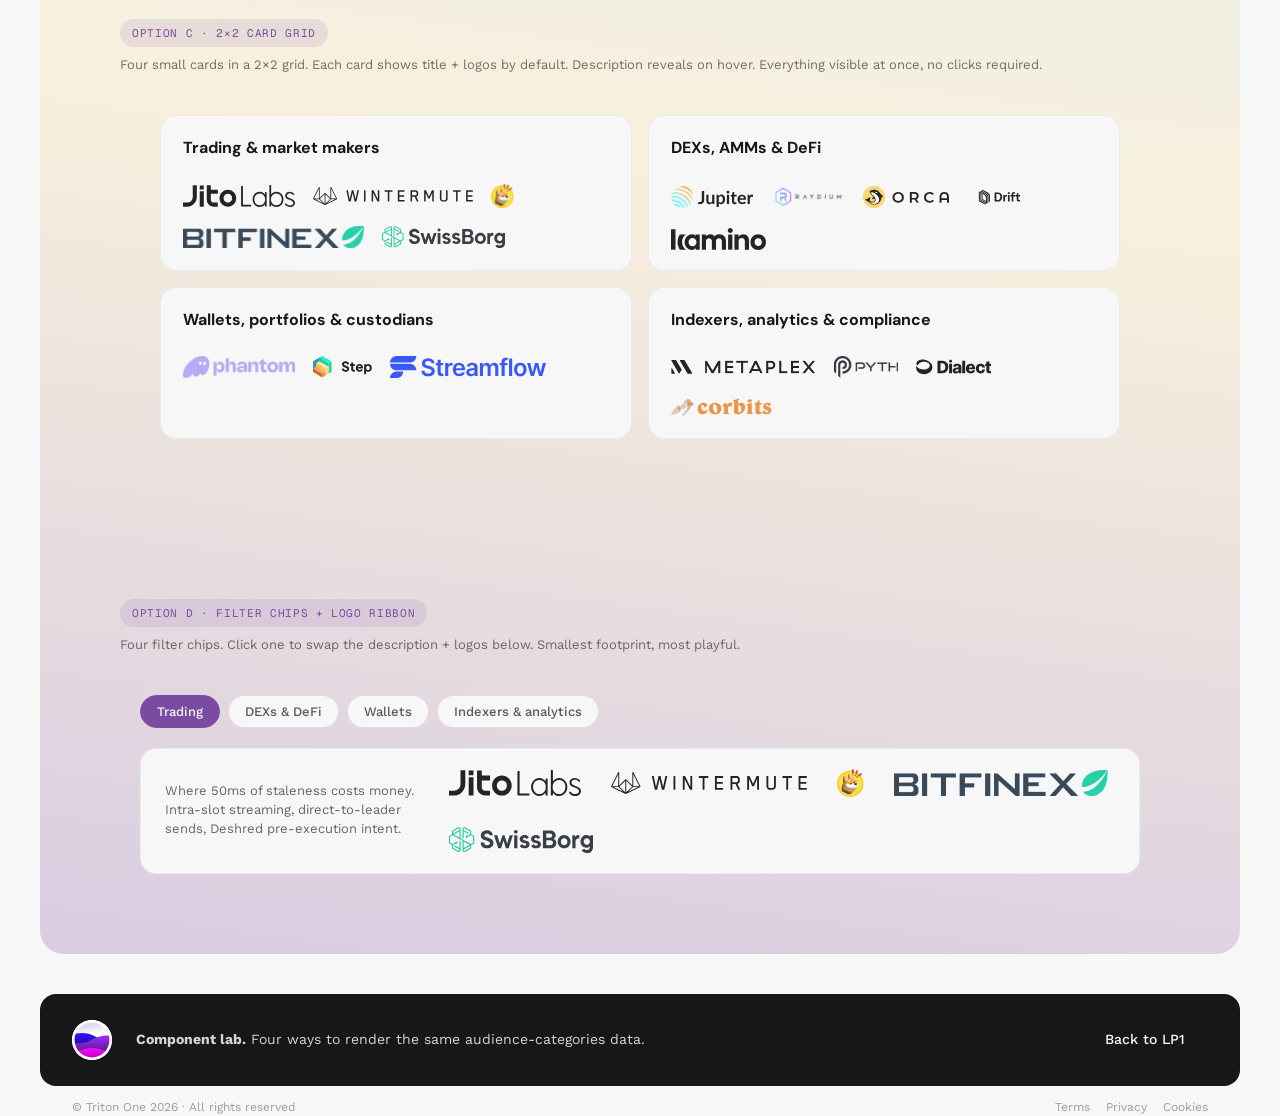
<file: lp5.html>
<!DOCTYPE html>
<html lang="en">
<head>
<meta charset="UTF-8">
<title>LP5 — Component lab — audience categories — Triton One</title>
<link rel="preconnect" href="https://fonts.googleapis.com">
<link rel="preconnect" href="https://fonts.gstatic.com" crossorigin>
<link href="https://fonts.googleapis.com/css2?family=DM+Sans:opsz,wght@9..40,400;9..40,500;9..40,600;9..40,700;9..40,900&family=Work+Sans:wght@400;500;600;700&family=Geist+Mono:wght@400;500;600&display=swap" rel="stylesheet">
<link rel="stylesheet" href="shared.css">
<style>
  /* ============ Page-5 lab styles (audience component options) ============ */
  .lab-label {
    display: inline-flex;
    align-items: center;
    padding: 6px 12px;
    border-radius: 999px;
    background: rgba(122, 75, 160, 0.12);
    color: var(--primary);
    font-family: var(--font-mono);
    font-size: 11px;
    text-transform: uppercase;
    letter-spacing: 0.06em;
  }
  .lab-meta {
    font-family: var(--font-body);
    font-size: 13px;
    color: rgba(23, 23, 23, 0.6);
    margin-top: 8px;
  }

  /* ============ Option A: horizontal tabs ============ */
  .audA-tabs {
    display: inline-flex;
    padding: 6px;
    background: var(--soft-white);
    border-radius: 999px;
    gap: 4px;
    border: 1px solid rgba(23, 23, 23, 0.05);
  }
  .audA-tab {
    height: 38px;
    padding: 0 18px;
    border-radius: 999px;
    font-family: var(--font-body);
    font-size: 14px;
    font-weight: 500;
    color: rgba(23, 23, 23, 0.7);
    display: inline-flex;
    align-items: center;
    transition: background 0.15s, color 0.15s;
  }
  .audA-tab:hover { color: var(--foreground); }
  .audA-tab--active { background: var(--foreground); color: var(--soft-white); }
  .audA-panel {
    margin-top: 24px;
    padding: 28px 32px;
    background: rgba(247, 247, 247, 0.6);
    border: 1px solid rgba(23, 23, 23, 0.06);
    border-radius: 20px;
    display: none;
    align-items: center;
    gap: 32px;
  }
  .audA-panel--active { display: flex; }
  .audA-text { flex: 0 0 280px; }
  .audA-text h3 {
    font-family: var(--font-header);
    font-weight: 700;
    font-size: 18px;
    color: var(--foreground);
    margin-bottom: 6px;
  }
  .audA-text p { font-size: 13px; line-height: 1.5; color: rgba(23,23,23,0.7); }
  .audA-logos {
    flex: 1;
    display: flex;
    align-items: center;
    gap: 28px;
    flex-wrap: wrap;
  }
  .audA-logos img { height: 26px; opacity: 0.85; }

  /* ============ Option B: compact accordion (vertical) ============ */
  .audB { display: flex; flex-direction: column; gap: 8px; max-width: 880px; margin: 0 auto; width: 100%; }
  .audB-row {
    border-radius: 14px;
    background: rgba(247, 247, 247, 0.55);
    border: 1px solid rgba(23, 23, 23, 0.05);
    overflow: hidden;
    transition: background 0.2s;
  }
  .audB-row:hover { background: rgba(247, 247, 247, 0.85); }
  .audB-head {
    display: flex;
    align-items: center;
    gap: 12px;
    padding: 14px 18px;
    cursor: pointer;
  }
  .audB-title {
    flex: 1;
    font-family: var(--font-header);
    font-weight: 600;
    font-size: 15px;
    color: var(--foreground);
  }
  .audB-chip {
    width: 24px; height: 24px; border-radius: 999px;
    background: rgba(122, 75, 160, 0.1);
    color: var(--primary);
    display: flex; align-items: center; justify-content: center;
    font-size: 14px;
  }
  .audB-body { display: none; padding: 0 18px 16px 18px; }
  .audB-row--open .audB-body { display: block; }
  .audB-desc { font-size: 13px; color: rgba(23,23,23,0.7); margin-bottom: 12px; }
  .audB-logos { display: flex; align-items: center; gap: 24px; flex-wrap: wrap; }
  .audB-logos img { height: 24px; opacity: 0.85; }

  /* ============ Option C: 4-card grid (compact, hover for desc) ============ */
  .audC {
    display: grid;
    grid-template-columns: repeat(2, 1fr);
    gap: 16px;
    max-width: 960px;
    margin: 0 auto;
    width: 100%;
  }
  .audC-card {
    background: var(--soft-white);
    border: 1px solid rgba(23, 23, 23, 0.05);
    border-radius: 16px;
    padding: 20px 22px;
    display: flex;
    flex-direction: column;
    gap: 12px;
    position: relative;
    overflow: hidden;
    transition: border-color 0.15s, transform 0.15s, box-shadow 0.2s;
  }
  .audC-card:hover {
    border-color: rgba(122, 75, 160, 0.3);
    transform: translateY(-2px);
    box-shadow: 0 6px 12px rgba(23, 23, 23, 0.05);
  }
  .audC-title {
    font-family: var(--font-header);
    font-weight: 700;
    font-size: 16px;
    color: var(--foreground);
  }
  .audC-desc {
    font-size: 12px;
    line-height: 1.45;
    color: rgba(23, 23, 23, 0.6);
    max-height: 0;
    opacity: 0;
    overflow: hidden;
    transition: max-height 0.3s ease, opacity 0.2s ease;
  }
  .audC-card:hover .audC-desc { max-height: 80px; opacity: 1; }
  .audC-logos { display: flex; align-items: center; gap: 18px; flex-wrap: wrap; }
  .audC-logos img { height: 22px; opacity: 0.85; }

  /* ============ Option D: chip selector + animated logo ribbon ============ */
  .audD { max-width: 1000px; margin: 0 auto; width: 100%; }
  .audD-chips { display: flex; gap: 8px; flex-wrap: wrap; margin-bottom: 20px; }
  .audD-chip {
    padding: 8px 16px;
    border-radius: 999px;
    background: var(--soft-white);
    border: 1px solid rgba(23, 23, 23, 0.1);
    font-family: var(--font-body);
    font-size: 13px;
    font-weight: 500;
    color: rgba(23, 23, 23, 0.7);
    cursor: pointer;
    transition: background 0.15s, color 0.15s, border-color 0.15s;
  }
  .audD-chip:hover { border-color: var(--primary); color: var(--primary); }
  .audD-chip--active {
    background: var(--primary);
    color: var(--soft-white);
    border-color: var(--primary);
  }
  .audD-ribbon {
    background: var(--soft-white);
    border: 1px solid rgba(23, 23, 23, 0.05);
    border-radius: 16px;
    padding: 20px 24px;
    display: flex;
    align-items: center;
    gap: 24px;
    min-height: 80px;
  }
  .audD-ribbon-desc {
    font-family: var(--font-body);
    font-size: 13px;
    color: rgba(23, 23, 23, 0.65);
    flex: 0 0 260px;
    line-height: 1.45;
  }
  .audD-ribbon-logos {
    flex: 1;
    display: flex;
    align-items: center;
    gap: 30px;
    flex-wrap: wrap;
    transition: opacity 0.25s ease;
  }
  .audD-ribbon-logos img { height: 26px; opacity: 0.85; }

  /* Spacing between options */
  .opt-block { display: flex; flex-direction: column; gap: 24px; align-items: stretch; }
</style>
</head>
<body>

<div class="app">

  <div class="topbar">
    <a href="index.html" class="topbar-logo"><img src="assets/icons/logomark.svg" alt="Triton" style="width:40px; height:40px"></a>
    <div class="topbar-spacer"></div>
    <div class="topbar-ctas">
      <a class="btn btn-outline btn-sm" href="lp1.html">← Back to LPs</a>
    </div>
  </div>

  <main class="main">
    <div class="body-wrap">

      <!-- Page intro -->
      <section class="section section--hero">
        <div class="section-inner">
          <div class="section-head">
            <span class="lab-label">Component lab</span>
            <h1 class="h1">Audience categories — <span class="h-grad">four options</span></h1>
            <p class="lead">Lorem ipsum dolor sit amet. Same data ("Triton powers the teams defining Solana"), four different ways to render it. Pick the one that feels right.</p>
          </div>
        </div>
      </section>

      <!-- ============ OPTION A ============ -->
      <section class="section section--no-top">
        <div class="section-inner section-inner--left">
          <div>
            <span class="lab-label">Option A · Horizontal tabs</span>
            <p class="lab-meta">Pill row up top, one panel below. Compact. Familiar pattern (matches capability tabs elsewhere on the site).</p>
          </div>
          <div class="opt-block">
            <div class="audA-tabs">
              <button class="audA-tab audA-tab--active" data-audA-tab="trading">Trading &amp; market makers</button>
              <button class="audA-tab" data-audA-tab="dex">DEXs &amp; DeFi</button>
              <button class="audA-tab" data-audA-tab="wallet">Wallets &amp; custodians</button>
              <button class="audA-tab" data-audA-tab="indexer">Indexers &amp; analytics</button>
            </div>

            <div class="audA-panel audA-panel--active" data-audA-panel="trading">
              <div class="audA-text">
                <h3>Trading and market makers</h3>
                <p>Where 50ms of staleness costs money. Intra-slot streaming, direct-to-leader sends, Deshred pre-execution intent.</p>
              </div>
              <div class="audA-logos">
                <img src="assets/logos/logo-jito-labs.svg" alt="Jito Labs">
                <img src="assets/logos/logo-wintermute.svg" alt="Wintermute" style="height:22px">
                <img src="assets/logos/logo-bonk.svg" alt="BONK" style="height:30px">
                <img src="assets/logos/logo-bitfinex.svg" alt="Bitfinex">
                <img src="assets/logos/logo-swiss-borg.svg" alt="SwissBorg">
              </div>
            </div>

            <div class="audA-panel" data-audA-panel="dex">
              <div class="audA-text">
                <h3>DEXs, AMMs, and DeFi protocols</h3>
                <p>The highest-volume markets on Solana. Real-time pool state, indexed program accounts, gap-free analytics.</p>
              </div>
              <div class="audA-logos">
                <img src="assets/logos/logo-jupiter.svg" alt="Jupiter">
                <img src="assets/logos/logo-raydium.svg" alt="Raydium">
                <img src="assets/logos/logo-orca.svg" alt="Orca">
                <img src="assets/logos/logo-drift.svg" alt="Drift" style="height:32px">
                <img src="assets/logos/logo-meteora.svg" alt="Meteora">
                <img src="assets/logos/logo-kamino.svg" alt="Kamino">
              </div>
            </div>

            <div class="audA-panel" data-audA-panel="wallet">
              <div class="audA-text">
                <h3>Wallets, portfolios, and custodians</h3>
                <p>Balance reads in milliseconds. Full transaction history without spinners. MEV-protected sends.</p>
              </div>
              <div class="audA-logos">
                <img src="assets/logos/logo-phantom.svg" alt="Phantom">
                <img src="assets/logos/logo-step-finance.svg" alt="Step Finance">
                <img src="assets/logos/logo-streamflow.svg" alt="Streamflow">
              </div>
            </div>

            <div class="audA-panel" data-audA-panel="indexer">
              <div class="audA-text">
                <h3>Indexers, analytics, and compliance</h3>
                <p>100% completeness, gap-free history, persistent cursors. The data infrastructure audit reports run on.</p>
              </div>
              <div class="audA-logos">
                <img src="assets/logos/logo-metaplex.svg" alt="Metaplex" style="height:18px">
                <img src="assets/logos/logo-pyth.svg" alt="Pyth">
                <img src="assets/logos/logo-dialect.svg" alt="Dialect">
                <img src="assets/logos/logo-corbits.svg" alt="Corbits">
              </div>
            </div>
          </div>
        </div>
      </section>

      <!-- ============ OPTION B ============ -->
      <section class="section">
        <div class="section-inner section-inner--left">
          <div>
            <span class="lab-label">Option B · Compact accordion</span>
            <p class="lab-meta">Four rows collapsed by default, expand one at a time. Tightest vertical footprint. Lets users skim category titles only.</p>
          </div>
          <div class="audB">
            <div class="audB-row audB-row--open">
              <div class="audB-head">
                <span class="audB-title">Trading &amp; market makers</span>
                <span class="audB-chip">−</span>
              </div>
              <div class="audB-body">
                <p class="audB-desc">Where 50ms of staleness costs money. Intra-slot streaming, direct-to-leader sends, Deshred pre-execution intent.</p>
                <div class="audB-logos">
                  <img src="assets/logos/logo-jito-labs.svg" alt="Jito">
                  <img src="assets/logos/logo-wintermute.svg" alt="Wintermute" style="height:20px">
                  <img src="assets/logos/logo-bonk.svg" alt="BONK" style="height:28px">
                  <img src="assets/logos/logo-bitfinex.svg" alt="Bitfinex">
                  <img src="assets/logos/logo-swiss-borg.svg" alt="SwissBorg">
                </div>
              </div>
            </div>
            <div class="audB-row">
              <div class="audB-head">
                <span class="audB-title">DEXs, AMMs, and DeFi protocols</span>
                <span class="audB-chip">+</span>
              </div>
              <div class="audB-body">
                <p class="audB-desc">The highest-volume markets on Solana. Real-time pool state, indexed program accounts, gap-free analytics.</p>
                <div class="audB-logos">
                  <img src="assets/logos/logo-jupiter.svg" alt="Jupiter">
                  <img src="assets/logos/logo-raydium.svg" alt="Raydium">
                  <img src="assets/logos/logo-orca.svg" alt="Orca">
                  <img src="assets/logos/logo-drift.svg" alt="Drift" style="height:30px">
                  <img src="assets/logos/logo-meteora.svg" alt="Meteora">
                  <img src="assets/logos/logo-kamino.svg" alt="Kamino">
                </div>
              </div>
            </div>
            <div class="audB-row">
              <div class="audB-head">
                <span class="audB-title">Wallets, portfolios, and custodians</span>
                <span class="audB-chip">+</span>
              </div>
              <div class="audB-body">
                <p class="audB-desc">Balance reads in milliseconds. Full transaction history without spinners. MEV-protected sends.</p>
                <div class="audB-logos">
                  <img src="assets/logos/logo-phantom.svg" alt="Phantom">
                  <img src="assets/logos/logo-step-finance.svg" alt="Step Finance">
                  <img src="assets/logos/logo-streamflow.svg" alt="Streamflow">
                </div>
              </div>
            </div>
            <div class="audB-row">
              <div class="audB-head">
                <span class="audB-title">Indexers, analytics, and compliance</span>
                <span class="audB-chip">+</span>
              </div>
              <div class="audB-body">
                <p class="audB-desc">100% completeness, gap-free history, persistent cursors. The data infrastructure audit reports run on.</p>
                <div class="audB-logos">
                  <img src="assets/logos/logo-metaplex.svg" alt="Metaplex" style="height:16px">
                  <img src="assets/logos/logo-pyth.svg" alt="Pyth">
                  <img src="assets/logos/logo-dialect.svg" alt="Dialect">
                  <img src="assets/logos/logo-corbits.svg" alt="Corbits">
                </div>
              </div>
            </div>
          </div>
        </div>
      </section>

      <!-- ============ OPTION C ============ -->
      <section class="section">
        <div class="section-inner section-inner--left">
          <div>
            <span class="lab-label">Option C · 2×2 card grid</span>
            <p class="lab-meta">Four small cards in a 2×2 grid. Each card shows title + logos by default. Description reveals on hover. Everything visible at once, no clicks required.</p>
          </div>
          <div class="audC">
            <div class="audC-card">
              <div class="audC-title">Trading &amp; market makers</div>
              <div class="audC-desc">Where 50ms of staleness costs money. Intra-slot streaming, direct-to-leader sends, Deshred pre-execution intent.</div>
              <div class="audC-logos">
                <img src="assets/logos/logo-jito-labs.svg" alt="Jito">
                <img src="assets/logos/logo-wintermute.svg" alt="Wintermute" style="height:18px">
                <img src="assets/logos/logo-bonk.svg" alt="BONK" style="height:24px">
                <img src="assets/logos/logo-bitfinex.svg" alt="Bitfinex">
                <img src="assets/logos/logo-swiss-borg.svg" alt="SwissBorg">
              </div>
            </div>
            <div class="audC-card">
              <div class="audC-title">DEXs, AMMs &amp; DeFi</div>
              <div class="audC-desc">The highest-volume markets on Solana. Real-time pool state, indexed program accounts, gap-free analytics.</div>
              <div class="audC-logos">
                <img src="assets/logos/logo-jupiter.svg" alt="Jupiter">
                <img src="assets/logos/logo-raydium.svg" alt="Raydium">
                <img src="assets/logos/logo-orca.svg" alt="Orca">
                <img src="assets/logos/logo-drift.svg" alt="Drift" style="height:26px">
                <img src="assets/logos/logo-kamino.svg" alt="Kamino">
              </div>
            </div>
            <div class="audC-card">
              <div class="audC-title">Wallets, portfolios &amp; custodians</div>
              <div class="audC-desc">Balance reads in milliseconds. Full transaction history without spinners. MEV-protected sends.</div>
              <div class="audC-logos">
                <img src="assets/logos/logo-phantom.svg" alt="Phantom">
                <img src="assets/logos/logo-step-finance.svg" alt="Step Finance">
                <img src="assets/logos/logo-streamflow.svg" alt="Streamflow">
              </div>
            </div>
            <div class="audC-card">
              <div class="audC-title">Indexers, analytics &amp; compliance</div>
              <div class="audC-desc">100% completeness, gap-free history, persistent cursors. The data infrastructure audit reports run on.</div>
              <div class="audC-logos">
                <img src="assets/logos/logo-metaplex.svg" alt="Metaplex" style="height:14px">
                <img src="assets/logos/logo-pyth.svg" alt="Pyth">
                <img src="assets/logos/logo-dialect.svg" alt="Dialect">
                <img src="assets/logos/logo-corbits.svg" alt="Corbits">
              </div>
            </div>
          </div>
        </div>
      </section>

      <!-- ============ OPTION D ============ -->
      <section class="section">
        <div class="section-inner section-inner--left">
          <div>
            <span class="lab-label">Option D · Filter chips + logo ribbon</span>
            <p class="lab-meta">Four filter chips. Click one to swap the description + logos below. Smallest footprint, most playful.</p>
          </div>
          <div class="audD">
            <div class="audD-chips">
              <button class="audD-chip audD-chip--active" data-audD-chip="trading">Trading</button>
              <button class="audD-chip" data-audD-chip="dex">DEXs &amp; DeFi</button>
              <button class="audD-chip" data-audD-chip="wallet">Wallets</button>
              <button class="audD-chip" data-audD-chip="indexer">Indexers &amp; analytics</button>
            </div>
            <div class="audD-ribbon">
              <p class="audD-ribbon-desc" id="audD-desc">Where 50ms of staleness costs money. Intra-slot streaming, direct-to-leader sends, Deshred pre-execution intent.</p>
              <div class="audD-ribbon-logos" id="audD-logos">
                <img src="assets/logos/logo-jito-labs.svg" alt="Jito">
                <img src="assets/logos/logo-wintermute.svg" alt="Wintermute" style="height:22px">
                <img src="assets/logos/logo-bonk.svg" alt="BONK" style="height:28px">
                <img src="assets/logos/logo-bitfinex.svg" alt="Bitfinex">
                <img src="assets/logos/logo-swiss-borg.svg" alt="SwissBorg">
              </div>
            </div>
          </div>
        </div>
      </section>

    </div>
  </main>

  <div class="page-gap"></div>

  <footer class="footer-strip">
    <div class="footer-strip-logo"><img src="assets/icons/logomark.svg" alt="Triton" style="width:40px; height:40px"></div>
    <div class="footer-strip-center"><strong>Component lab.</strong> Four ways to render the same audience-categories data.</div>
    <div class="footer-strip-ctas">
      <a class="btn btn-link" href="lp1.html">Back to LP1</a>
    </div>
  </footer>
  <div class="footer-strip-bottom">
    <span>© Triton One 2026 · All rights reserved</span>
    <div class="footer-strip-bottom-links"><a>Terms</a><a>Privacy</a><a>Cookies</a></div>
  </div>

</div>

<script>
// ============ OPTION A — tabs ============
document.querySelectorAll('[data-audA-tab]').forEach((tab) => {
  tab.addEventListener('click', () => {
    document.querySelectorAll('[data-audA-tab]').forEach(t => t.classList.remove('audA-tab--active'));
    tab.classList.add('audA-tab--active');
    const key = tab.dataset.audaTab;
    document.querySelectorAll('[data-audA-panel]').forEach(p => {
      p.classList.toggle('audA-panel--active', p.dataset.audaPanel === key);
    });
  });
});

// ============ OPTION B — accordion ============
document.querySelectorAll('.audB-row').forEach((row) => {
  row.querySelector('.audB-head').addEventListener('click', () => {
    const isOpen = row.classList.contains('audB-row--open');
    document.querySelectorAll('.audB-row').forEach(r => {
      r.classList.remove('audB-row--open');
      const chip = r.querySelector('.audB-chip');
      if (chip) chip.textContent = '+';
    });
    if (!isOpen) {
      row.classList.add('audB-row--open');
      row.querySelector('.audB-chip').textContent = '−';
    }
  });
});

// ============ OPTION D — chip filter ============
const audDData = {
  trading: {
    desc: "Where 50ms of staleness costs money. Intra-slot streaming, direct-to-leader sends, Deshred pre-execution intent.",
    logos: [
      ['/assets/logos/logo-jito-labs.svg', 'Jito', 26],
      ['/assets/logos/logo-wintermute.svg', 'Wintermute', 22],
      ['/assets/logos/logo-bonk.svg', 'BONK', 28],
      ['/assets/logos/logo-bitfinex.svg', 'Bitfinex', 26],
      ['/assets/logos/logo-swiss-borg.svg', 'SwissBorg', 26],
    ],
  },
  dex: {
    desc: "The highest-volume markets on Solana. Real-time pool state, indexed program accounts, gap-free analytics.",
    logos: [
      ['/assets/logos/logo-jupiter.svg', 'Jupiter', 30],
      ['/assets/logos/logo-raydium.svg', 'Raydium', 26],
      ['/assets/logos/logo-orca.svg', 'Orca', 26],
      ['/assets/logos/logo-drift.svg', 'Drift', 32],
      ['/assets/logos/logo-meteora.svg', 'Meteora', 24],
      ['/assets/logos/logo-kamino.svg', 'Kamino', 24],
    ],
  },
  wallet: {
    desc: "Balance reads in milliseconds. Full transaction history without spinners. MEV-protected sends.",
    logos: [
      ['/assets/logos/logo-phantom.svg', 'Phantom', 28],
      ['/assets/logos/logo-step-finance.svg', 'Step Finance', 24],
      ['/assets/logos/logo-streamflow.svg', 'Streamflow', 24],
    ],
  },
  indexer: {
    desc: "100% completeness, gap-free history, persistent cursors. The data infrastructure audit reports run on.",
    logos: [
      ['/assets/logos/logo-metaplex.svg', 'Metaplex', 16],
      ['/assets/logos/logo-pyth.svg', 'Pyth', 26],
      ['/assets/logos/logo-dialect.svg', 'Dialect', 22],
      ['/assets/logos/logo-corbits.svg', 'Corbits', 22],
    ],
  },
};
document.querySelectorAll('[data-audD-chip]').forEach((chip) => {
  chip.addEventListener('click', () => {
    document.querySelectorAll('[data-audD-chip]').forEach(c => c.classList.remove('audD-chip--active'));
    chip.classList.add('audD-chip--active');
    const key = chip.dataset.auddChip;
    const data = audDData[key];
    if (!data) return;
    const descEl = document.getElementById('audD-desc');
    const logosEl = document.getElementById('audD-logos');
    logosEl.style.opacity = 0;
    setTimeout(() => {
      descEl.textContent = data.desc;
      logosEl.innerHTML = data.logos.map(([src, alt, h]) =>
        `<img src="${src}" alt="${alt}" style="height:${h}px">`
      ).join('');
      logosEl.style.opacity = 1;
    }, 150);
  });
});
</script>
</body>
</html>
</file>
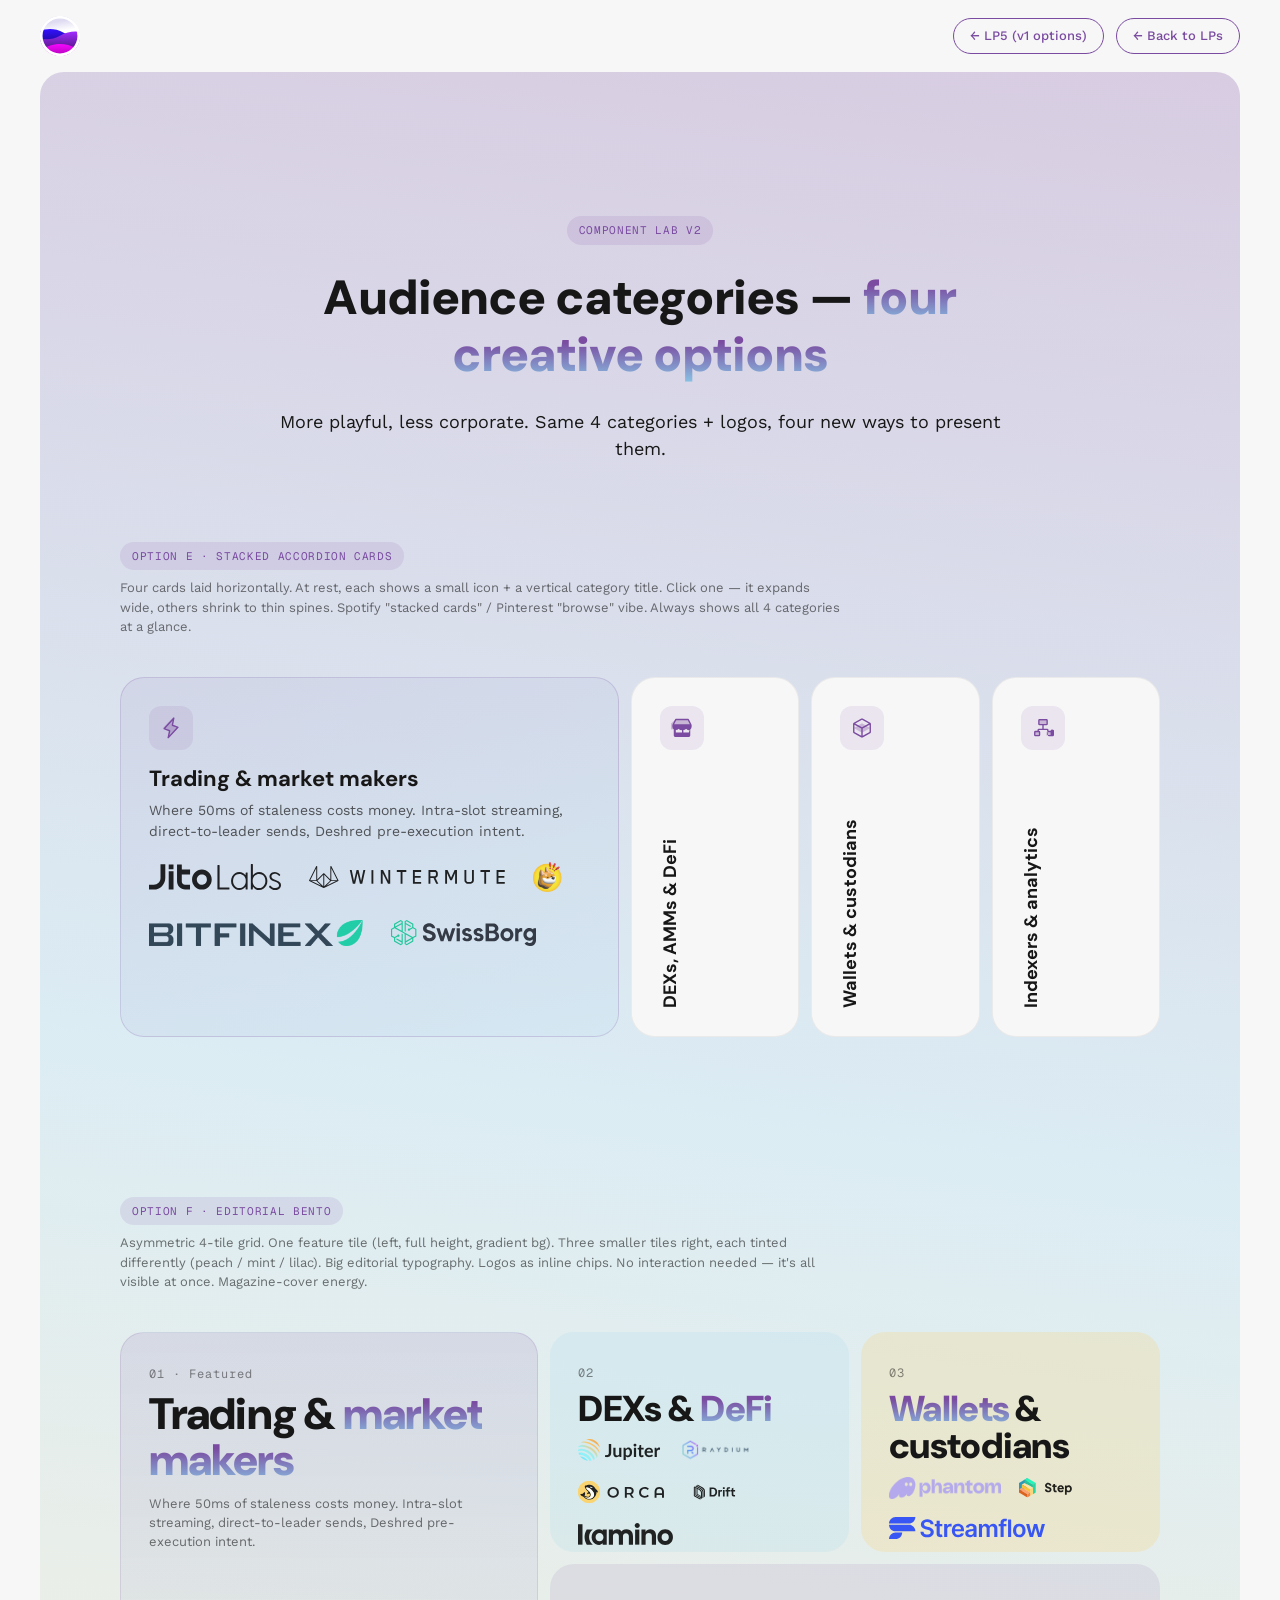
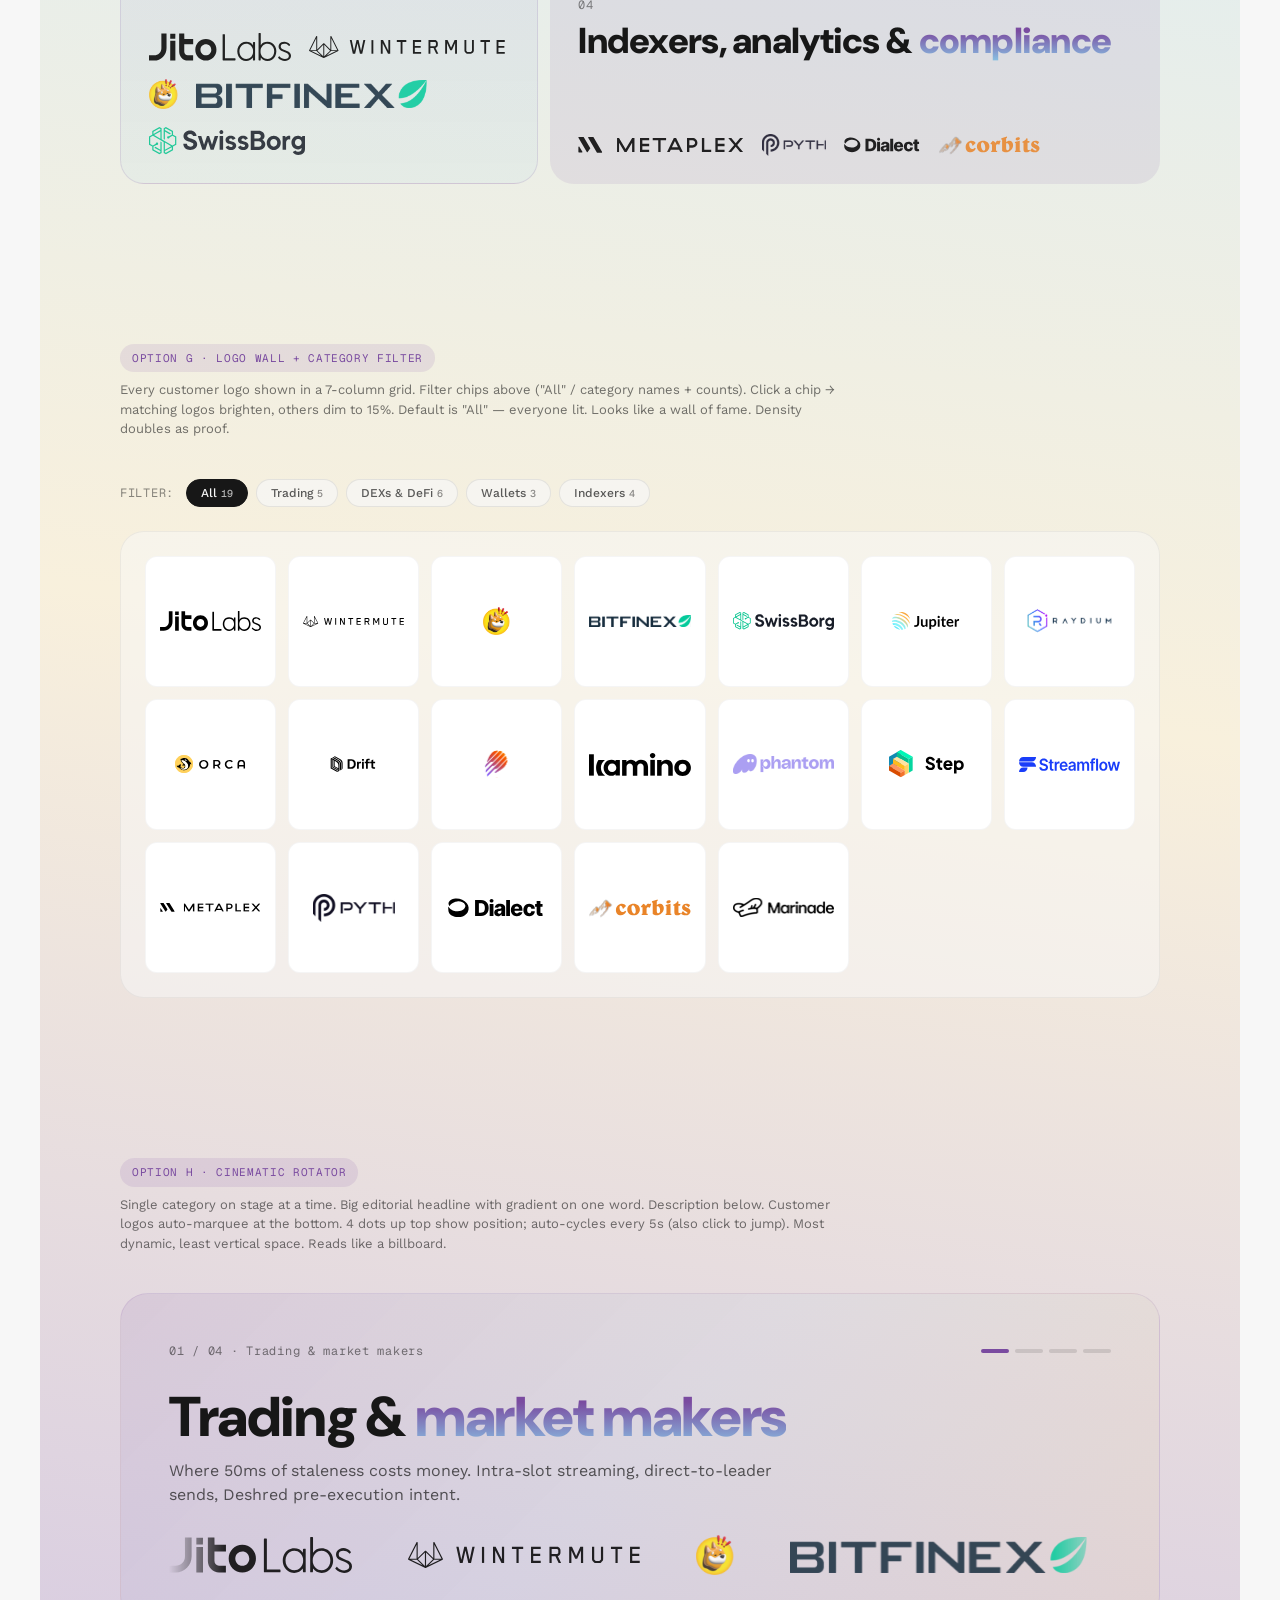
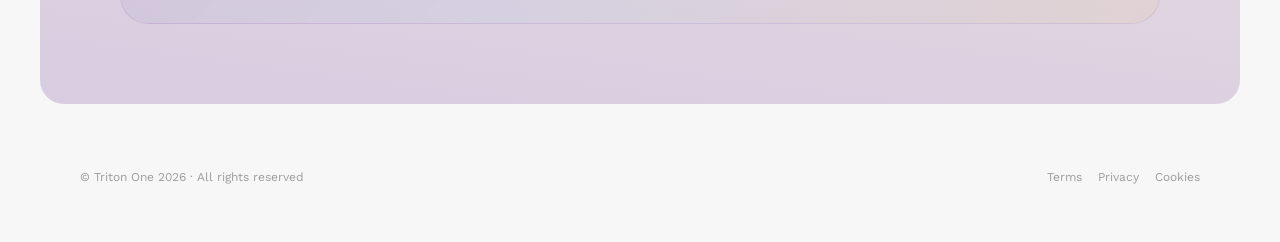
<file: lp6.html>
<!DOCTYPE html>
<html lang="en">
<head>
<meta charset="UTF-8">
<title>LP6 — Audience component lab v2 — Triton One</title>
<link rel="preconnect" href="https://fonts.googleapis.com">
<link rel="preconnect" href="https://fonts.gstatic.com" crossorigin>
<link href="https://fonts.googleapis.com/css2?family=DM+Sans:opsz,wght@9..40,400;9..40,500;9..40,600;9..40,700;9..40,900&family=Work+Sans:wght@400;500;600;700&family=Geist+Mono:wght@400;500;600&display=swap" rel="stylesheet">
<link rel="stylesheet" href="shared.css">
<style>
  .lab-label {
    display: inline-flex;
    align-items: center;
    padding: 6px 12px;
    border-radius: 999px;
    background: rgba(122, 75, 160, 0.12);
    color: var(--primary);
    font-family: var(--font-mono);
    font-size: 11px;
    text-transform: uppercase;
    letter-spacing: 0.06em;
  }
  .lab-meta {
    font-family: var(--font-body);
    font-size: 13px;
    color: rgba(23, 23, 23, 0.6);
    margin-top: 8px;
    max-width: 720px;
  }
  .opt-block { display: flex; flex-direction: column; gap: 24px; }

  /* ============================================================== */
  /* Option E — Stacked accordion cards (Spotify/Pinterest vibe)    */
  /* ============================================================== */
  .audE {
    display: flex;
    gap: 12px;
    width: 100%;
    height: 360px;
  }
  .audE-card {
    flex: 1;
    background: var(--soft-white);
    border: 1px solid rgba(23, 23, 23, 0.06);
    border-radius: 24px;
    padding: 28px;
    display: flex;
    flex-direction: column;
    cursor: pointer;
    overflow: hidden;
    position: relative;
    transition: flex 0.5s cubic-bezier(0.4, 0, 0.2, 1), background 0.3s;
  }
  .audE-card:hover { background: rgba(247, 247, 247, 0.85); }
  .audE-card--active {
    flex: 4;
    background: linear-gradient(135deg, rgba(122,75,160,0.08), rgba(138,205,234,0.08));
    border-color: rgba(122, 75, 160, 0.2);
  }
  .audE-card-icon {
    width: 44px;
    height: 44px;
    border-radius: 12px;
    background: rgba(122, 75, 160, 0.1);
    display: flex;
    align-items: center;
    justify-content: center;
    margin-bottom: 16px;
  }
  .audE-card-icon img { width: 22px; height: 22px; }
  .audE-card-title {
    font-family: var(--font-header);
    font-weight: 700;
    font-size: 18px;
    color: var(--foreground);
    line-height: 1.2;
    /* rotate when not active for compact label */
    writing-mode: vertical-rl;
    transform: rotate(180deg);
    margin-top: auto;
    transition: writing-mode 0.3s, transform 0.3s;
  }
  .audE-card--active .audE-card-title {
    writing-mode: horizontal-tb;
    transform: none;
    margin-top: 0;
    font-size: 22px;
  }
  .audE-card-body {
    display: none;
    margin-top: 8px;
    flex-direction: column;
    gap: 20px;
  }
  .audE-card--active .audE-card-body { display: flex; }
  .audE-card-desc {
    font-family: var(--font-body);
    font-size: 14px;
    line-height: 1.5;
    color: rgba(23, 23, 23, 0.7);
    max-width: 460px;
  }
  .audE-card-logos {
    display: flex;
    align-items: center;
    gap: 28px;
    flex-wrap: wrap;
    margin-top: auto;
  }
  .audE-card-logos img { height: 26px; opacity: 0.85; }

  /* ============================================================== */
  /* Option F — Editorial bento with bold typography               */
  /* ============================================================== */
  .audF {
    display: grid;
    grid-template-columns: 1.4fr 1fr 1fr;
    grid-template-rows: 220px 220px;
    gap: 12px;
    width: 100%;
  }
  .audF-tile {
    border-radius: 24px;
    padding: 28px;
    display: flex;
    flex-direction: column;
    justify-content: space-between;
    overflow: hidden;
    position: relative;
    transition: transform 0.3s ease;
  }
  .audF-tile:hover { transform: translateY(-3px); }
  .audF-tile-num {
    font-family: var(--font-mono);
    font-size: 12px;
    color: rgba(23, 23, 23, 0.5);
    letter-spacing: 0.08em;
  }
  .audF-tile-title {
    font-family: var(--font-header);
    font-weight: 900;
    font-size: 36px;
    line-height: 1.05;
    letter-spacing: -0.02em;
    color: var(--foreground);
    margin-top: 6px;
  }
  .audF-tile-title em {
    font-style: normal;
    background: var(--grad-headline);
    -webkit-background-clip: text;
    background-clip: text;
    -webkit-text-fill-color: transparent;
  }
  .audF-tile-desc {
    font-family: var(--font-body);
    font-size: 13px;
    line-height: 1.45;
    color: rgba(23, 23, 23, 0.6);
    max-width: 320px;
    margin-top: 12px;
  }
  .audF-tile-logos {
    display: flex;
    align-items: center;
    gap: 18px;
    flex-wrap: wrap;
    margin-top: 12px;
  }
  .audF-tile-logos img { height: 22px; opacity: 0.85; }
  .audF-tile--feature {
    grid-row: span 2;
    background: linear-gradient(180deg, rgba(122,75,160,0.12), rgba(138,205,234,0.08));
    border: 1px solid rgba(122, 75, 160, 0.15);
  }
  .audF-tile--feature .audF-tile-title { font-size: 44px; }
  .audF-tile--feature .audF-tile-logos img { height: 28px; }
  .audF-tile--peach { background: rgba(255, 200, 69, 0.18); }
  .audF-tile--mint { background: rgba(138, 205, 234, 0.15); }
  .audF-tile--lilac { background: rgba(122, 75, 160, 0.1); }

  /* ============================================================== */
  /* Option G — Logo wall with category filter highlight           */
  /* ============================================================== */
  .audG {
    display: flex;
    flex-direction: column;
    gap: 24px;
    width: 100%;
  }
  .audG-chips {
    display: flex;
    gap: 8px;
    flex-wrap: wrap;
    align-items: center;
  }
  .audG-chips-label {
    font-family: var(--font-mono);
    font-size: 12px;
    text-transform: uppercase;
    letter-spacing: 0.06em;
    color: rgba(23, 23, 23, 0.5);
    margin-right: 4px;
  }
  .audG-chip {
    padding: 6px 14px;
    border-radius: 999px;
    background: rgba(247, 247, 247, 0.7);
    border: 1px solid rgba(23, 23, 23, 0.08);
    font-family: var(--font-body);
    font-size: 12px;
    font-weight: 500;
    color: rgba(23, 23, 23, 0.7);
    cursor: pointer;
    transition: all 0.15s;
  }
  .audG-chip:hover { color: var(--primary); border-color: var(--primary); }
  .audG-chip--active {
    background: var(--foreground);
    color: var(--soft-white);
    border-color: var(--foreground);
  }
  .audG-chip-count {
    font-family: var(--font-mono);
    font-size: 10px;
    opacity: 0.7;
    margin-left: 4px;
  }
  .audG-wall {
    display: grid;
    grid-template-columns: repeat(7, 1fr);
    gap: 12px;
    width: 100%;
    background: rgba(247, 247, 247, 0.5);
    border: 1px solid rgba(23, 23, 23, 0.05);
    border-radius: 24px;
    padding: 24px;
  }
  .audG-cell {
    aspect-ratio: 1;
    display: flex;
    align-items: center;
    justify-content: center;
    background: #fff;
    border-radius: 12px;
    border: 1px solid rgba(23, 23, 23, 0.04);
    transition: opacity 0.3s, transform 0.2s, box-shadow 0.3s;
    padding: 14px;
  }
  .audG-cell img { max-height: 28px; max-width: 100%; width: auto; opacity: 1; }
  .audG-wall--filtered .audG-cell:not(.audG-cell--match) { display: none; }

  /* ============================================================== */
  /* Option H — Cinematic rotator (auto-cycle, big type, marquee)  */
  /* ============================================================== */
  .audH {
    width: 100%;
    border-radius: 28px;
    padding: 48px;
    background: linear-gradient(135deg, rgba(122,75,160,0.1) 0%, rgba(138,205,234,0.08) 50%, rgba(255,200,69,0.08) 100%);
    border: 1px solid rgba(122, 75, 160, 0.12);
    display: flex;
    flex-direction: column;
    gap: 28px;
    position: relative;
    overflow: hidden;
    min-height: 280px;
  }
  .audH-meta {
    display: flex;
    justify-content: space-between;
    align-items: center;
    gap: 16px;
  }
  .audH-counter {
    font-family: var(--font-mono);
    font-size: 12px;
    color: rgba(23, 23, 23, 0.55);
    letter-spacing: 0.06em;
  }
  .audH-dots {
    display: flex;
    gap: 6px;
  }
  .audH-dot {
    width: 28px;
    height: 4px;
    border-radius: 999px;
    background: rgba(23, 23, 23, 0.12);
    cursor: pointer;
    transition: background 0.3s;
  }
  .audH-dot--active { background: var(--primary); }
  .audH-stage {
    display: flex;
    flex-direction: column;
    gap: 12px;
    min-height: 100px;
  }
  .audH-title {
    font-family: var(--font-header);
    font-weight: 900;
    font-size: 56px;
    line-height: 1.05;
    letter-spacing: -0.025em;
    color: var(--foreground);
    transition: opacity 0.3s ease;
  }
  .audH-title em {
    font-style: normal;
    background: var(--grad-headline);
    -webkit-background-clip: text;
    background-clip: text;
    -webkit-text-fill-color: transparent;
  }
  .audH-desc {
    font-family: var(--font-body);
    font-size: 16px;
    line-height: 1.5;
    color: rgba(23, 23, 23, 0.7);
    max-width: 640px;
    transition: opacity 0.3s ease;
  }
  .audH-marquee {
    overflow: hidden;
    mask-image: linear-gradient(to right, transparent 0%, #000 6%, #000 94%, transparent 100%);
    -webkit-mask-image: linear-gradient(to right, transparent 0%, #000 6%, #000 94%, transparent 100%);
  }
  .audH-marquee-row {
    display: flex;
    align-items: center;
    gap: 56px;
    animation: marqueeH 30s linear infinite;
    width: max-content;
  }
  .audH-marquee-row img { height: 36px; opacity: 0.85; flex-shrink: 0; }
  @keyframes marqueeH {
    0% { transform: translateX(0); }
    100% { transform: translateX(-50%); }
  }
  .audH--fading .audH-title, .audH--fading .audH-desc { opacity: 0; }
</style>
</head>
<body>

<div class="app">

  <div class="topbar">
    <a href="index.html" class="topbar-logo"><img src="assets/icons/logomark.svg" alt="Triton" style="width:40px; height:40px"></a>
    <div class="topbar-spacer"></div>
    <div class="topbar-ctas">
      <a class="btn btn-outline btn-sm" href="lp5.html">← LP5 (v1 options)</a>
      <a class="btn btn-outline btn-sm" href="lp1.html">← Back to LPs</a>
    </div>
  </div>

  <main class="main">
    <div class="body-wrap">

      <!-- Intro -->
      <section class="section section--hero">
        <div class="section-inner">
          <div class="section-head">
            <span class="lab-label">Component lab v2</span>
            <h1 class="h1">Audience categories — <span class="h-grad">four creative options</span></h1>
            <p class="lead">More playful, less corporate. Same 4 categories + logos, four new ways to present them.</p>
          </div>
        </div>
      </section>

      <!-- ============ OPTION E ============ -->
      <section class="section section--no-top">
        <div class="section-inner section-inner--left">
          <div>
            <span class="lab-label">Option E · Stacked accordion cards</span>
            <p class="lab-meta">Four cards laid horizontally. At rest, each shows a small icon + a vertical category title. Click one — it expands wide, others shrink to thin spines. Spotify "stacked cards" / Pinterest "browse" vibe. Always shows all 4 categories at a glance.</p>
          </div>
          <div class="audE" id="audE">
            <div class="audE-card audE-card--active" data-audE="trading">
              <div class="audE-card-icon"><img src="assets/icons/products/lightning.svg" alt=""></div>
              <div class="audE-card-title">Trading &amp; market makers</div>
              <div class="audE-card-body">
                <p class="audE-card-desc">Where 50ms of staleness costs money. Intra-slot streaming, direct-to-leader sends, Deshred pre-execution intent.</p>
                <div class="audE-card-logos">
                  <img src="assets/logos/logo-jito-labs.svg" alt="Jito">
                  <img src="assets/logos/logo-wintermute.svg" alt="Wintermute" style="height:22px">
                  <img src="assets/logos/logo-bonk.svg" alt="BONK" style="height:30px">
                  <img src="assets/logos/logo-bitfinex.svg" alt="Bitfinex">
                  <img src="assets/logos/logo-swiss-borg.svg" alt="SwissBorg">
                </div>
              </div>
            </div>
            <div class="audE-card" data-audE="dex">
              <div class="audE-card-icon"><img src="assets/icons/products/storefront.svg" alt=""></div>
              <div class="audE-card-title">DEXs, AMMs &amp; DeFi</div>
              <div class="audE-card-body">
                <p class="audE-card-desc">The highest-volume markets on Solana. Real-time pool state, indexed program accounts, gap-free analytics.</p>
                <div class="audE-card-logos">
                  <img src="assets/logos/logo-jupiter.svg" alt="Jupiter">
                  <img src="assets/logos/logo-raydium.svg" alt="Raydium">
                  <img src="assets/logos/logo-orca.svg" alt="Orca">
                  <img src="assets/logos/logo-drift.svg" alt="Drift" style="height:32px">
                  <img src="assets/logos/logo-meteora.svg" alt="Meteora">
                  <img src="assets/logos/logo-kamino.svg" alt="Kamino">
                </div>
              </div>
            </div>
            <div class="audE-card" data-audE="wallet">
              <div class="audE-card-icon"><img src="assets/icons/products/cube.svg" alt=""></div>
              <div class="audE-card-title">Wallets &amp; custodians</div>
              <div class="audE-card-body">
                <p class="audE-card-desc">Balance reads in milliseconds. Full transaction history without spinners. MEV-protected sends.</p>
                <div class="audE-card-logos">
                  <img src="assets/logos/logo-phantom.svg" alt="Phantom">
                  <img src="assets/logos/logo-step-finance.svg" alt="Step Finance">
                  <img src="assets/logos/logo-streamflow.svg" alt="Streamflow">
                </div>
              </div>
            </div>
            <div class="audE-card" data-audE="indexer">
              <div class="audE-card-icon"><img src="assets/icons/products/treestructure.svg" alt=""></div>
              <div class="audE-card-title">Indexers &amp; analytics</div>
              <div class="audE-card-body">
                <p class="audE-card-desc">100% completeness, gap-free history, persistent cursors. The data infrastructure audit reports run on.</p>
                <div class="audE-card-logos">
                  <img src="assets/logos/logo-metaplex.svg" alt="Metaplex" style="height:18px">
                  <img src="assets/logos/logo-pyth.svg" alt="Pyth">
                  <img src="assets/logos/logo-dialect.svg" alt="Dialect">
                  <img src="assets/logos/logo-corbits.svg" alt="Corbits">
                </div>
              </div>
            </div>
          </div>
        </div>
      </section>

      <!-- ============ OPTION F ============ -->
      <section class="section">
        <div class="section-inner section-inner--left">
          <div>
            <span class="lab-label">Option F · Editorial bento</span>
            <p class="lab-meta">Asymmetric 4-tile grid. One feature tile (left, full height, gradient bg). Three smaller tiles right, each tinted differently (peach / mint / lilac). Big editorial typography. Logos as inline chips. No interaction needed — it's all visible at once. Magazine-cover energy.</p>
          </div>
          <div class="audF">
            <div class="audF-tile audF-tile--feature">
              <div>
                <span class="audF-tile-num">01 · Featured</span>
                <h3 class="audF-tile-title">Trading &amp; <em>market makers</em></h3>
                <p class="audF-tile-desc">Where 50ms of staleness costs money. Intra-slot streaming, direct-to-leader sends, Deshred pre-execution intent.</p>
              </div>
              <div class="audF-tile-logos">
                <img src="assets/logos/logo-jito-labs.svg" alt="Jito">
                <img src="assets/logos/logo-wintermute.svg" alt="Wintermute" style="height:22px">
                <img src="assets/logos/logo-bonk.svg" alt="BONK" style="height:30px">
                <img src="assets/logos/logo-bitfinex.svg" alt="Bitfinex">
                <img src="assets/logos/logo-swiss-borg.svg" alt="SwissBorg">
              </div>
            </div>
            <div class="audF-tile audF-tile--mint">
              <div>
                <span class="audF-tile-num">02</span>
                <h3 class="audF-tile-title">DEXs &amp; <em>DeFi</em></h3>
              </div>
              <div class="audF-tile-logos">
                <img src="assets/logos/logo-jupiter.svg" alt="Jupiter">
                <img src="assets/logos/logo-raydium.svg" alt="Raydium">
                <img src="assets/logos/logo-orca.svg" alt="Orca">
                <img src="assets/logos/logo-drift.svg" alt="Drift" style="height:26px">
                <img src="assets/logos/logo-kamino.svg" alt="Kamino">
              </div>
            </div>
            <div class="audF-tile audF-tile--peach">
              <div>
                <span class="audF-tile-num">03</span>
                <h3 class="audF-tile-title"><em>Wallets</em> &amp; custodians</h3>
              </div>
              <div class="audF-tile-logos">
                <img src="assets/logos/logo-phantom.svg" alt="Phantom">
                <img src="assets/logos/logo-step-finance.svg" alt="Step Finance" style="height:20px">
                <img src="assets/logos/logo-streamflow.svg" alt="Streamflow">
              </div>
            </div>
            <div class="audF-tile audF-tile--lilac" style="grid-column: 2 / span 2">
              <div>
                <span class="audF-tile-num">04</span>
                <h3 class="audF-tile-title">Indexers, analytics &amp; <em>compliance</em></h3>
              </div>
              <div class="audF-tile-logos">
                <img src="assets/logos/logo-metaplex.svg" alt="Metaplex" style="height:16px">
                <img src="assets/logos/logo-pyth.svg" alt="Pyth">
                <img src="assets/logos/logo-dialect.svg" alt="Dialect">
                <img src="assets/logos/logo-corbits.svg" alt="Corbits">
              </div>
            </div>
          </div>
        </div>
      </section>

      <!-- ============ OPTION G ============ -->
      <section class="section">
        <div class="section-inner section-inner--left">
          <div>
            <span class="lab-label">Option G · Logo wall + category filter</span>
            <p class="lab-meta">Every customer logo shown in a 7-column grid. Filter chips above ("All" / category names + counts). Click a chip → matching logos brighten, others dim to 15%. Default is "All" — everyone lit. Looks like a wall of fame. Density doubles as proof.</p>
          </div>
          <div class="audG">
            <div class="audG-chips">
              <span class="audG-chips-label">Filter:</span>
              <button class="audG-chip audG-chip--active" data-audG-chip="all">All<span class="audG-chip-count">19</span></button>
              <button class="audG-chip" data-audG-chip="trading">Trading<span class="audG-chip-count">5</span></button>
              <button class="audG-chip" data-audG-chip="dex">DEXs &amp; DeFi<span class="audG-chip-count">6</span></button>
              <button class="audG-chip" data-audG-chip="wallet">Wallets<span class="audG-chip-count">3</span></button>
              <button class="audG-chip" data-audG-chip="indexer">Indexers<span class="audG-chip-count">4</span></button>
            </div>
            <div class="audG-wall" id="audG-wall">
              <div class="audG-cell" data-audG-cat="trading"><img src="assets/logos/logo-jito-labs.svg" alt="Jito"></div>
              <div class="audG-cell" data-audG-cat="trading"><img src="assets/logos/logo-wintermute.svg" alt="Wintermute"></div>
              <div class="audG-cell" data-audG-cat="trading"><img src="assets/logos/logo-bonk.svg" alt="BONK"></div>
              <div class="audG-cell" data-audG-cat="trading"><img src="assets/logos/logo-bitfinex.svg" alt="Bitfinex"></div>
              <div class="audG-cell" data-audG-cat="trading"><img src="assets/logos/logo-swiss-borg.svg" alt="SwissBorg"></div>
              <div class="audG-cell" data-audG-cat="dex"><img src="assets/logos/logo-jupiter.svg" alt="Jupiter"></div>
              <div class="audG-cell" data-audG-cat="dex"><img src="assets/logos/logo-raydium.svg" alt="Raydium"></div>
              <div class="audG-cell" data-audG-cat="dex"><img src="assets/logos/logo-orca.svg" alt="Orca"></div>
              <div class="audG-cell" data-audG-cat="dex"><img src="assets/logos/logo-drift.svg" alt="Drift"></div>
              <div class="audG-cell" data-audG-cat="dex"><img src="assets/logos/logo-meteora.svg" alt="Meteora"></div>
              <div class="audG-cell" data-audG-cat="dex"><img src="assets/logos/logo-kamino.svg" alt="Kamino"></div>
              <div class="audG-cell" data-audG-cat="wallet"><img src="assets/logos/logo-phantom.svg" alt="Phantom"></div>
              <div class="audG-cell" data-audG-cat="wallet"><img src="assets/logos/logo-step-finance.svg" alt="Step Finance"></div>
              <div class="audG-cell" data-audG-cat="wallet"><img src="assets/logos/logo-streamflow.svg" alt="Streamflow"></div>
              <div class="audG-cell" data-audG-cat="indexer"><img src="assets/logos/logo-metaplex.svg" alt="Metaplex"></div>
              <div class="audG-cell" data-audG-cat="indexer"><img src="assets/logos/logo-pyth.svg" alt="Pyth"></div>
              <div class="audG-cell" data-audG-cat="indexer"><img src="assets/logos/logo-dialect.svg" alt="Dialect"></div>
              <div class="audG-cell" data-audG-cat="indexer"><img src="assets/logos/logo-corbits.svg" alt="Corbits"></div>
              <div class="audG-cell" data-audG-cat="indexer"><img src="assets/logos/logo-marinade.svg" alt="Marinade"></div>
            </div>
          </div>
        </div>
      </section>

      <!-- ============ OPTION H ============ -->
      <section class="section">
        <div class="section-inner section-inner--left">
          <div>
            <span class="lab-label">Option H · Cinematic rotator</span>
            <p class="lab-meta">Single category on stage at a time. Big editorial headline with gradient on one word. Description below. Customer logos auto-marquee at the bottom. 4 dots up top show position; auto-cycles every 5s (also click to jump). Most dynamic, least vertical space. Reads like a billboard.</p>
          </div>
          <div class="audH" id="audH">
            <div class="audH-meta">
              <span class="audH-counter">01 / 04 · Trading &amp; market makers</span>
              <div class="audH-dots">
                <span class="audH-dot audH-dot--active" data-audH-dot="0"></span>
                <span class="audH-dot" data-audH-dot="1"></span>
                <span class="audH-dot" data-audH-dot="2"></span>
                <span class="audH-dot" data-audH-dot="3"></span>
              </div>
            </div>
            <div class="audH-stage">
              <h2 class="audH-title" id="audH-title">Trading &amp; <em>market makers</em></h2>
              <p class="audH-desc" id="audH-desc">Where 50ms of staleness costs money. Intra-slot streaming, direct-to-leader sends, Deshred pre-execution intent.</p>
            </div>
            <div class="audH-marquee">
              <div class="audH-marquee-row" id="audH-marquee">
                <img src="assets/logos/logo-jito-labs.svg" alt="Jito">
                <img src="assets/logos/logo-wintermute.svg" alt="Wintermute" style="height:26px">
                <img src="assets/logos/logo-bonk.svg" alt="BONK" style="height:40px">
                <img src="assets/logos/logo-bitfinex.svg" alt="Bitfinex">
                <img src="assets/logos/logo-swiss-borg.svg" alt="SwissBorg">
                <!-- duplicate for seamless loop -->
                <img src="assets/logos/logo-jito-labs.svg" alt="Jito" aria-hidden="true">
                <img src="assets/logos/logo-wintermute.svg" alt="Wintermute" style="height:26px" aria-hidden="true">
                <img src="assets/logos/logo-bonk.svg" alt="BONK" style="height:40px" aria-hidden="true">
                <img src="assets/logos/logo-bitfinex.svg" alt="Bitfinex" aria-hidden="true">
                <img src="assets/logos/logo-swiss-borg.svg" alt="SwissBorg" aria-hidden="true">
              </div>
            </div>
          </div>
        </div>
      </section>

    </div>
  </main>

  <div class="page-gap"></div>
  <div class="footer-strip-bottom" style="margin:0 auto; padding:24px 40px 56px">
    <span>© Triton One 2026 · All rights reserved</span>
    <div class="footer-strip-bottom-links"><a>Terms</a><a>Privacy</a><a>Cookies</a></div>
  </div>

</div>

<script src="app.js"></script>
<script>
// ============ OPTION E — click to expand a card ============
document.querySelectorAll('.audE-card').forEach((card) => {
  card.addEventListener('click', () => {
    document.querySelectorAll('.audE-card').forEach(c => c.classList.remove('audE-card--active'));
    card.classList.add('audE-card--active');
  });
});

// Option G chip filter is handled in app.js (shared)

// ============ OPTION H — cinematic rotator ============
const audHData = [
  {
    counter: '01 / 04 · Trading & market makers',
    title: 'Trading &amp; <em>market makers</em>',
    desc: 'Where 50ms of staleness costs money. Intra-slot streaming, direct-to-leader sends, Deshred pre-execution intent.',
    logos: [
      ['assets/logos/logo-jito-labs.svg', 'Jito', 36],
      ['assets/logos/logo-wintermute.svg', 'Wintermute', 26],
      ['assets/logos/logo-bonk.svg', 'BONK', 40],
      ['assets/logos/logo-bitfinex.svg', 'Bitfinex', 36],
      ['assets/logos/logo-swiss-borg.svg', 'SwissBorg', 36],
    ],
  },
  {
    counter: '02 / 04 · DEXs, AMMs & DeFi',
    title: 'DEXs, AMMs &amp; <em>DeFi protocols</em>',
    desc: 'The highest-volume markets on Solana. Real-time pool state, indexed program accounts, gap-free analytics.',
    logos: [
      ['assets/logos/logo-jupiter.svg', 'Jupiter', 40],
      ['assets/logos/logo-raydium.svg', 'Raydium', 32],
      ['assets/logos/logo-orca.svg', 'Orca', 36],
      ['assets/logos/logo-drift.svg', 'Drift', 40],
      ['assets/logos/logo-meteora.svg', 'Meteora', 32],
      ['assets/logos/logo-kamino.svg', 'Kamino', 32],
    ],
  },
  {
    counter: '03 / 04 · Wallets, portfolios & custodians',
    title: '<em>Wallets</em> &amp; custodians',
    desc: 'Balance reads in milliseconds. Full transaction history without spinners. MEV-protected sends.',
    logos: [
      ['assets/logos/logo-phantom.svg', 'Phantom', 40],
      ['assets/logos/logo-step-finance.svg', 'Step Finance', 30],
      ['assets/logos/logo-streamflow.svg', 'Streamflow', 32],
    ],
  },
  {
    counter: '04 / 04 · Indexers, analytics & compliance',
    title: 'Indexers, analytics &amp; <em>compliance</em>',
    desc: '100% completeness, gap-free history, persistent cursors. The data infrastructure audit reports run on.',
    logos: [
      ['assets/logos/logo-metaplex.svg', 'Metaplex', 20],
      ['assets/logos/logo-pyth.svg', 'Pyth', 32],
      ['assets/logos/logo-dialect.svg', 'Dialect', 28],
      ['assets/logos/logo-corbits.svg', 'Corbits', 28],
    ],
  },
];

const audH = document.getElementById('audH');
const audHTitle = document.getElementById('audH-title');
const audHDesc = document.getElementById('audH-desc');
const audHCounter = audH.querySelector('.audH-counter');
const audHMarquee = document.getElementById('audH-marquee');
let audHIndex = 0;
let audHTimer = null;

function renderH(idx) {
  const d = audHData[idx];
  if (!d) return;
  audH.classList.add('audH--fading');
  setTimeout(() => {
    audHTitle.innerHTML = d.title;
    audHDesc.textContent = d.desc;
    audHCounter.textContent = d.counter;
    // build marquee (duplicate for seamless loop)
    const logoHtml = d.logos.concat(d.logos).map(([src, alt, h]) =>
      `<img src="${src}" alt="${alt}" style="height:${h}px">`
    ).join('');
    audHMarquee.innerHTML = logoHtml;
    document.querySelectorAll('[data-audH-dot]').forEach((dot, i) =>
      dot.classList.toggle('audH-dot--active', i === idx)
    );
    audH.classList.remove('audH--fading');
  }, 250);
}

function startTimer() {
  clearInterval(audHTimer);
  audHTimer = setInterval(() => {
    audHIndex = (audHIndex + 1) % audHData.length;
    renderH(audHIndex);
  }, 5000);
}

document.querySelectorAll('[data-audH-dot]').forEach((dot) => {
  dot.addEventListener('click', () => {
    audHIndex = parseInt(dot.dataset.audhDot, 10);
    renderH(audHIndex);
    startTimer();
  });
});

startTimer();
</script>
</body>
</html>
</file>
<file: shared.css>
/* Triton One -- wireframe shared CSS (v11) */

:root {
  --primary: #7a4ba0;
  --secondary: #8acdea;
  --accent: #ffc845;
  --soft-black: #171717;
  --soft-white: #f7f7f7;
  --foreground: #171717;
  --background: #f7f7f7;

  --grad-headline: linear-gradient(180deg, #7a4ba0 30%, #8acdea);
  --grad-page: linear-gradient(187.71deg,
    rgba(122, 75, 160, 0.25) 0%,
    rgba(138, 205, 234, 0.25) 33%,
    rgba(255, 200, 69, 0.15) 67%,
    rgba(122, 75, 160, 0.25) 100%);

  --font-header: "DM Sans", system-ui, -apple-system, sans-serif;
  --font-body: "Work Sans", system-ui, -apple-system, sans-serif;
  --font-mono: "Geist Mono", "JetBrains Mono", ui-monospace, monospace;
}

* { box-sizing: border-box; margin: 0; padding: 0; }
html, body {
  background: var(--soft-white);
  color: var(--foreground);
  font-family: var(--font-body);
  font-size: 16px;
  line-height: 1.5;
  -webkit-font-smoothing: antialiased;
}
a { color: inherit; text-decoration: none; cursor: pointer; }
button { font-family: inherit; cursor: pointer; border: none; background: none; color: inherit; }
ul { list-style: none; }
input, textarea, select { font-family: inherit; outline: none; }
img { display: block; max-width: 100%; }

/* ===== APP SHELL ===== */
.app {
  min-height: 100vh;
  padding: 0 40px;
  background: var(--soft-white);
}
.main {
  max-width: 1440px;
  margin: 0 auto;
}

/* ===== TOP BAR (logo + CTAs only, no nav) ===== */
.topbar {
  max-width: 1440px;
  margin: 0 auto;
  padding: 16px 0;
  display: flex;
  align-items: center;
  gap: 16px;
}
.topbar-logo {
  display: flex;
  align-items: center;
}
.topbar-logo img {
  width: 40px;
  height: 40px;
  display: block;
}
.topbar-spacer { flex: 1; }
.topbar-ctas { display: flex; gap: 12px; align-items: center; }

/* ===== STICKY NAV (appears on scroll past hero) ===== */
.scrollnav {
  position: fixed;
  top: 0;
  left: 0;
  right: 0;
  z-index: 100;
  padding: 12px 40px;
  background: rgba(247, 247, 247, 0.92);
  backdrop-filter: blur(12px);
  border-bottom: 1px solid rgba(23, 23, 23, 0.06);
  transform: translateY(-100%);
  transition: transform 0.3s ease;
}
.scrollnav--visible { transform: translateY(0); }
.scrollnav-inner {
  max-width: 1440px;
  margin: 0 auto;
  display: flex;
  align-items: center;
  gap: 16px;
}
.scrollnav-logo {
  display: flex;
  align-items: center;
}
.scrollnav-logo img { width: 36px; height: 36px; display: block; }
.scrollnav-links {
  display: flex;
  gap: 28px;
  margin-left: 24px;
}
.scrollnav-links a {
  font-family: var(--font-body);
  font-size: 14px;
  font-weight: 500;
  color: rgba(23, 23, 23, 0.85);
}
.scrollnav-links a:hover { color: var(--primary); }
.scrollnav-spacer { flex: 1; }
.scrollnav-ctas { display: flex; gap: 12px; align-items: center; }

/* ===== BODY (single rounded container with full gradient) ===== */
.body-wrap {
  border-radius: 24px;
  background: var(--grad-page);
  overflow: hidden;
}

/* ===== SECTION (consistent horizontal padding) ===== */
.section {
  width: 100%;
  padding: 40px 20px;
}
@media (min-width: 768px) {
  .section { padding: 40px 40px; }
}
@media (min-width: 1024px) {
  .section { padding: 80px 80px; }
}
.section--hero { padding-top: 80px; }
@media (min-width: 768px) {
  .section--hero { padding-top: 144px; }
}
.section--tight { padding-top: 40px; padding-bottom: 40px; }
.section--no-top { padding-top: 0; }

.section-inner {
  max-width: 1280px;
  margin: 0 auto;
  display: flex;
  flex-direction: column;
  gap: 40px;
  align-items: center;
}
.section-inner--left { align-items: stretch; }

/* ===== TYPOGRAPHY ===== */
.h1 {
  font-family: var(--font-header);
  font-weight: 900;
  font-size: 48px;
  line-height: 1.2;
  letter-spacing: -0.02em;
  color: var(--foreground);
  text-align: center;
  max-width: 768px;
  font-variation-settings: "opsz" 14;
}
.h1--left { text-align: left; }

.h2 {
  font-family: var(--font-header);
  font-weight: 900;
  font-size: 40px;
  line-height: 1.2;
  letter-spacing: -0.02em;
  color: var(--foreground);
}

.h3 {
  font-family: var(--font-header);
  font-weight: 600;
  font-size: 22px;
  line-height: 1.25;
  letter-spacing: -0.01em;
  color: var(--foreground);
}

.h-grad {
  background: var(--grad-headline);
  -webkit-background-clip: text;
  background-clip: text;
  -webkit-text-fill-color: transparent;
  color: transparent;
}

.lead {
  font-family: var(--font-body);
  font-size: 18px;
  font-weight: 400;
  line-height: 1.5;
  color: var(--foreground);
  max-width: 768px;
  text-align: center;
}
.lead--left { text-align: left; }

.body {
  font-family: var(--font-body);
  font-size: 16px;
  line-height: 1.55;
  color: rgba(23, 23, 23, 0.8);
}
.body-sm {
  font-family: var(--font-body);
  font-size: 14px;
  line-height: 1.5;
  color: rgba(23, 23, 23, 0.8);
}
.eyebrow {
  font-family: var(--font-mono);
  font-size: 12px;
  text-transform: uppercase;
  letter-spacing: 0.04em;
  color: rgba(23, 23, 23, 0.6);
}

.section-head {
  max-width: 768px;
  margin: 0 auto;
  display: flex;
  flex-direction: column;
  gap: 32px;
  align-items: center;
  text-align: center;
  width: 100%;
}
.section-head--left {
  margin: 0;
  max-width: 100%;
  align-items: flex-start;
  text-align: left;
}
.section-head .lead { color: var(--foreground); }

/* ===== BUTTONS ===== */
.btn {
  display: inline-flex;
  align-items: center;
  justify-content: center;
  gap: 8px;
  height: 44px;
  padding: 0 22px;
  border-radius: 999px;
  font-family: var(--font-body);
  font-size: 14px;
  font-weight: 500;
  border: 1px solid transparent;
  transition: opacity 0.15s, background 0.15s;
  white-space: nowrap;
}
.btn:hover { opacity: 0.9; }
.btn:disabled { opacity: 0.5; cursor: not-allowed; }
.btn-primary { background: var(--primary); color: var(--soft-white); border-color: var(--primary); }
.btn-outline { background: transparent; color: var(--primary); border-color: var(--primary); }
.btn-outline:hover { background: rgba(122,75,160,0.05); opacity: 1; }
.btn-dark { background: var(--foreground); color: var(--soft-white); border-color: var(--foreground); }
.btn-outline-dark { background: transparent; color: var(--foreground); border-color: var(--foreground); }
.btn-white { background: var(--soft-white); color: var(--foreground); border-color: rgba(23,23,23,0.1); }
.btn-sm { height: 36px; padding: 0 16px; font-size: 13px; }

/* ===== EMAIL CAPTURE PILL (no shadow, just border) ===== */
.email-pill {
  width: 100%;
  max-width: 480px;
  height: 54px;
  background: #fff;
  border-radius: 999px;
  border: 1px solid rgba(23, 23, 23, 0.18);
  padding: 7px 7px 7px 21px;
  display: flex;
  align-items: center;
  gap: 8px;
}
.email-pill input {
  flex: 1;
  border: none;
  height: 40px;
  background: transparent;
  font-size: 14px;
  color: var(--foreground);
}
.email-pill input::placeholder { color: rgba(23, 23, 23, 0.4); }
.email-pill .btn { height: 40px; padding: 0 24px; }

/* ===== PARTNERS LOGO STRIP (single row, no shadow) ===== */
.partners {
  width: 100%;
  padding: 24px 32px;
  border-radius: 24px;
  border: 1px solid rgba(23, 23, 23, 0.05);
  background: rgba(247, 247, 247, 0.5);
  backdrop-filter: blur(8px);
}
@media (min-width: 1024px) {
  .partners { padding: 28px 48px; }
}
.partners-title {
  text-align: center;
  font-family: var(--font-header);
  font-weight: 500;
  font-size: 15px;
  color: var(--foreground);
  margin-bottom: 20px;
}
.partners-row {
  display: flex;
  align-items: center;
  justify-content: space-between;
  gap: 32px;
  width: 100%;
  flex-wrap: nowrap;
}
.partners-row img {
  width: auto;
  flex-shrink: 0;
  opacity: 0.85;
}
.partner-solana { height: 22px; }
.partner-jupiter { height: 32px; }
.partner-metaplex { height: 16px; }
.partner-phantom { height: 28px; }
.partner-orca { height: 28px; }
.partner-drift { height: 36px; }
.partner-pyth { height: 26px; }
.partner-wintermute { height: 22px; }

/* ===== TESTIMONIAL CARDS ===== */
.testimonials-row {
  display: grid;
  grid-template-columns: repeat(4, 1fr);
  gap: 24px;
  width: 100%;
}
/* Match TestimonialCard.vue from the live site exactly:
   bg-white, border foreground/5, rounded-2xl (16px), p-4 (16px),
   shadow 2px 4% / hover 4px 8%, head gap-3 mb-3, 32px avatar,
   text-sm name + text-xs handle, font-mono text-sm leading-relaxed quote. */
.testimonial {
  background: #fff;
  border: 1px solid rgba(23, 23, 23, 0.05);
  border-radius: 16px;
  padding: 16px;
  display: flex;
  flex-direction: column;
  gap: 0;
}
.testimonial-head {
  display: flex;
  align-items: center;
  gap: 12px;
  margin-bottom: 12px;
}
.testimonial-avatar {
  width: 32px;
  height: 32px;
  border-radius: 999px;
  background: rgba(122, 75, 160, 0.1);
  flex-shrink: 0;
  overflow: hidden;
}
.testimonial-name {
  font-family: var(--font-body);
  font-weight: 600;
  font-size: 14px;
  line-height: 1.1;
  color: var(--foreground);
  white-space: nowrap;
  overflow: hidden;
  text-overflow: ellipsis;
}
.testimonial-handle {
  font-family: var(--font-body);
  font-size: 12px;
  line-height: 1.1;
  color: rgba(23, 23, 23, 0.6);
  margin-top: 2px;
  white-space: nowrap;
  overflow: hidden;
  text-overflow: ellipsis;
}
.testimonial-quote {
  font-family: var(--font-mono);
  font-size: 14px;
  line-height: 1.625;          /* leading-relaxed */
  color: rgba(23, 23, 23, 0.7);
  margin: 0;
}

/* ===== CAPABILITY TABS ===== */
.tabs-pill {
  background: var(--soft-white);
  border-radius: 999px;
  padding: 6px;
  display: inline-flex;
  gap: 4px;
  border: 1px solid rgba(23, 23, 23, 0.05);
}
.tab {
  height: 36px;
  padding: 0 18px;
  border-radius: 999px;
  font-family: var(--font-body);
  font-size: 14px;
  font-weight: 500;
  color: rgba(23, 23, 23, 0.7);
  display: inline-flex;
  align-items: center;
  gap: 8px;
  transition: background 0.15s, color 0.15s;
}
.tab:hover { color: var(--foreground); }
.tab--active { background: #fff; color: var(--primary); }

/* ===== CAPABILITY CARD ===== */
.cap-card {
  background: var(--soft-white);
  border-radius: 24px;
  padding: 48px;
  display: grid;
  grid-template-columns: 1fr 1.2fr;
  gap: 48px;
  width: 100%;
}
.cap-card-left { display: flex; flex-direction: column; gap: 20px; }
.cap-list { display: flex; flex-direction: column; gap: 12px; }
.cap-list li {
  display: flex;
  align-items: center;
  gap: 10px;
  font-size: 15px;
  color: var(--foreground);
}
.cap-list li img { width: 20px; height: 20px; flex-shrink: 0; }

/* ===== VISUAL PLACEHOLDER ===== */
.visual-dashed {
  border: 1px dashed rgba(122, 75, 160, 0.4);
  border-radius: 16px;
  display: flex;
  align-items: center;
  justify-content: center;
  min-height: 280px;
  background-image: repeating-linear-gradient(
    45deg,
    rgba(122, 75, 160, 0.04) 0,
    rgba(122, 75, 160, 0.04) 8px,
    rgba(122, 75, 160, 0.08) 8px,
    rgba(122, 75, 160, 0.08) 16px
  );
}
.visual-dashed-label {
  font-family: var(--font-mono);
  font-size: 12px;
  color: #553570;
  text-transform: uppercase;
  letter-spacing: 0.08em;
}
.visual-dashed--dark {
  border-color: rgba(247, 247, 247, 0.25);
  background-image: repeating-linear-gradient(
    45deg,
    rgba(247, 247, 247, 0.04) 0,
    rgba(247, 247, 247, 0.04) 8px,
    rgba(247, 247, 247, 0.08) 8px,
    rgba(247, 247, 247, 0.08) 16px
  );
}
.visual-dashed--dark .visual-dashed-label { color: #b6e0f2; }

/* ===== ASYMMETRIC BENTO ===== */
.bento {
  display: grid;
  grid-template-columns: 1fr 1fr 1fr;
  grid-template-rows: 280px 200px 200px;
  gap: 16px;
  width: 100%;
}
.bento-card {
  background: var(--soft-white);
  border: 1px solid rgba(23, 23, 23, 0.1);
  border-radius: 24px;
  padding: 28px;
  display: flex;
  flex-direction: column;
  gap: 12px;
  overflow: hidden;
}
.bento-card--dark {
  background: #1f1328;
  border: none;
  color: var(--soft-white);
}
.bento-card--dark .h3 { color: var(--soft-white); }
.bento-card--dark .body { color: rgba(247, 247, 247, 0.75); }
.bento-card .h3 { font-size: 20px; }
.bento-card .body { font-size: 14px; }

.bento-hero { grid-column: 1 / span 2; grid-row: 1; }
.bento-dark { grid-column: 3; grid-row: 1; }
.bento-s1 { grid-column: 1; grid-row: 2; }
.bento-s2 { grid-column: 2; grid-row: 2; }
.bento-tall { grid-column: 3; grid-row: 2 / span 2; }
.bento-wide { grid-column: 1 / span 2; grid-row: 3; }

/* ===== STEPS PILLAR (horizontal) ===== */
.steps-pillar {
  display: grid;
  grid-template-columns: repeat(3, 1fr);
  gap: 24px;
  width: 100%;
  position: relative;
  padding-top: 24px;
}
.steps-pillar::before {
  content: "";
  position: absolute;
  top: 52px;
  left: 16.667%;
  right: 16.667%;
  height: 2px;
  background: linear-gradient(to right, var(--primary), var(--secondary));
  z-index: 0;
}
.steps-step {
  display: flex;
  flex-direction: column;
  align-items: center;
  gap: 12px;
  text-align: center;
  position: relative;
  z-index: 1;
}
.steps-circle {
  width: 56px;
  height: 56px;
  border-radius: 999px;
  background: #fff;
  border: 1px solid rgba(23, 23, 23, 0.1);
  display: flex;
  align-items: center;
  justify-content: center;
  font-family: var(--font-mono);
  font-weight: 600;
  font-size: 16px;
  color: var(--primary);
}
.steps-step h3 { margin-top: 8px; font-size: 18px; }
.steps-step p { max-width: 280px; }

/* ===== FAQ (vertical accordion, full container width) ===== */
.faq {
  width: 100%;
  max-width: 100%;
  display: flex;
  flex-direction: column;
}
.faq-item {
  border-bottom: 1px solid rgba(23, 23, 23, 0.1);
  padding: 20px 0;
  display: flex;
  flex-direction: column;
  gap: 14px;
  width: 100%;
  cursor: pointer;
}
.faq-row {
  display: flex;
  align-items: center;
  justify-content: space-between;
  gap: 24px;
}
.faq-q {
  font-family: var(--font-header);
  font-weight: 500;
  font-size: 18px;
  line-height: 1.5;
  color: var(--foreground);
}
.faq-chip {
  width: 28px;
  height: 28px;
  border-radius: 14px;
  background: rgba(122, 75, 160, 0.1);
  color: var(--primary);
  display: flex;
  align-items: center;
  justify-content: center;
  font-size: 16px;
  flex-shrink: 0;
  transition: transform 0.2s;
}
.faq-answer {
  font-family: var(--font-body);
  font-size: 16px;
  line-height: 1.55;
  color: rgba(23, 23, 23, 0.7);
  max-width: 720px;
  display: none;
}
.faq-item--open .faq-answer { display: block; }

/* ===== VERTICAL ACCORDION WITH PREVIEW (numbered, separate from FAQ) ===== */
.vaccord-block {
  display: grid;
  grid-template-columns: 1fr 1fr;
  gap: 48px;
  width: 100%;
  align-items: stretch;
}
.vaccord { display: flex; flex-direction: column; gap: 12px; }
.vaccord-item {
  border-radius: 16px;
  padding: 20px 24px;
  background: rgba(247, 247, 247, 0.4);
  border: 1px solid rgba(23, 23, 23, 0.06);
  cursor: pointer;
  transition: background 0.2s, border-color 0.2s;
}
.vaccord-item:hover { background: rgba(247, 247, 247, 0.7); }
.vaccord-row {
  display: flex;
  align-items: center;
  gap: 16px;
}
.vaccord-num {
  font-family: var(--font-mono);
  font-weight: 600;
  font-size: 14px;
  color: var(--primary);
  flex-shrink: 0;
  width: 24px;
}
.vaccord-q {
  font-family: var(--font-header);
  font-weight: 500;
  font-size: 17px;
  color: var(--foreground);
  flex: 1;
}
.vaccord-chip {
  width: 24px;
  height: 24px;
  border-radius: 999px;
  display: flex;
  align-items: center;
  justify-content: center;
  background: rgba(122, 75, 160, 0.1);
  color: var(--primary);
  font-size: 14px;
  flex-shrink: 0;
}
.vaccord-body {
  display: none;
  margin-top: 12px;
  padding-left: 0;
  font-size: 15px;
  color: rgba(23, 23, 23, 0.75);
  line-height: 1.55;
}
.vaccord-item--open { background: var(--soft-white); border-color: rgba(122, 75, 160, 0.3); }
.vaccord-item--open .vaccord-body { display: block; }

/* ===== STATS ===== */
.stats { display: grid; grid-template-columns: repeat(4, 1fr); gap: 24px; width: 100%; text-align: center; }
.stat-num {
  font-family: var(--font-header);
  font-weight: 900;
  font-size: 56px;
  line-height: 1;
  letter-spacing: -0.02em;
  color: var(--foreground);
}
.stat-label {
  font-family: var(--font-mono);
  font-size: 11px;
  text-transform: uppercase;
  letter-spacing: 0.08em;
  color: rgba(23, 23, 23, 0.6);
  margin-top: 12px;
}

/* ===== CONNECT WITH US (matches contact.vue) ===== */
.connect {
  display: grid;
  grid-template-columns: 1fr 1fr;
  gap: 80px;
  width: 100%;
  align-items: start;
}
.connect-left { display: flex; flex-direction: column; gap: 32px; }
.connect-bullets { display: flex; flex-direction: column; gap: 16px; }
.connect-bullets li {
  display: flex;
  align-items: center;
  gap: 10px;
  font-size: 16px;
  color: var(--foreground);
}
.connect-bullets li img { width: 20px; height: 20px; flex-shrink: 0; }

.connect-form {
  background: rgba(122, 75, 160, 0.15);
  border: 1px solid rgba(122, 75, 160, 0.25);
  border-radius: 24px;
  padding: 32px;
  display: grid;
  grid-template-columns: 1fr 1fr;
  gap: 20px;
}
.connect-field { display: flex; flex-direction: column; gap: 6px; }
.connect-field--wide { grid-column: span 2; }
.connect-field label {
  font-family: var(--font-body);
  font-size: 14px;
  color: rgba(23, 23, 23, 0.8);
}
.connect-field input, .connect-field textarea, .connect-field select {
  background: var(--soft-white);
  border: 1px solid rgba(23, 23, 23, 0.4);
  border-radius: 12px;
  height: 44px;
  padding: 0 16px;
  font-size: 14px;
  color: var(--foreground);
}
.connect-field textarea {
  height: 96px;
  padding: 12px 16px;
  resize: vertical;
}
.connect-field input::placeholder, .connect-field textarea::placeholder { color: rgba(23, 23, 23, 0.5); }
.connect-form .btn {
  grid-column: span 2;
  justify-self: center;
  height: 44px;
  padding: 0 28px;
}

/* ===== BEFORE / AFTER ===== */
.compare {
  display: grid;
  grid-template-columns: 1fr 1fr;
  gap: 24px;
  width: 100%;
}
.compare-card {
  background: rgba(247, 247, 247, 0.6);
  border: 1px solid rgba(23, 23, 23, 0.1);
  border-radius: 24px;
  padding: 32px;
  display: flex;
  flex-direction: column;
  gap: 16px;
}
.compare-card--before { background: rgba(232, 93, 93, 0.06); border-color: rgba(232, 93, 93, 0.2); }
.compare-card--after { background: rgba(122, 75, 160, 0.08); border-color: rgba(122, 75, 160, 0.25); }
.compare-badge {
  display: inline-flex;
  align-items: center;
  padding: 6px 14px;
  border-radius: 999px;
  font-family: var(--font-mono);
  font-size: 12px;
  text-transform: uppercase;
  letter-spacing: 0.06em;
  align-self: flex-start;
}
.compare-card--before .compare-badge { background: rgba(232, 93, 93, 0.12); color: #b3393a; }
.compare-card--after .compare-badge { background: rgba(122, 75, 160, 0.15); color: var(--primary); }
.compare-list { display: flex; flex-direction: column; gap: 12px; margin-top: 8px; }
.compare-list li {
  display: flex;
  align-items: flex-start;
  gap: 10px;
  font-size: 14px;
  line-height: 1.5;
  color: rgba(23, 23, 23, 0.85);
}
.compare-list li img { width: 20px; height: 20px; margin-top: 2px; flex-shrink: 0; }

/* ===== PRICING PLAN CARD (Solana only, real content) ===== */
.plan {
  background: rgba(122, 75, 160, 0.15);
  border: 1px solid rgba(122, 75, 160, 0.4);
  border-radius: 24px;
  padding: 36px;
  width: 100%;
  display: grid;
  grid-template-columns: 2fr 3fr;
  gap: 56px;
}
.plan-left { display: flex; flex-direction: column; gap: 24px; }
.plan-chain-badge {
  display: inline-flex;
  align-items: center;
  gap: 8px;
  align-self: flex-start;
  padding: 6px 14px;
  border-radius: 999px;
  font-family: var(--font-mono);
  font-size: 13px;
  text-transform: uppercase;
  letter-spacing: 0.06em;
  background: rgba(122, 75, 160, 0.2);
  color: var(--primary);
}
.plan-chain-badge img { width: 18px; height: 18px; border-radius: 999px; }
.plan-price {
  font-family: var(--font-mono);
  font-weight: 400;
  font-size: 40px;
  color: var(--foreground);
  line-height: 1;
}
.plan-price-label {
  font-family: var(--font-mono);
  font-size: 12px;
  text-transform: uppercase;
  color: rgba(23, 23, 23, 0.6);
  margin-top: 6px;
  letter-spacing: 0.04em;
}
.plan-features-title {
  font-family: var(--font-mono);
  font-size: 14px;
  color: var(--foreground);
  margin-top: 8px;
}
.plan-features { display: flex; flex-direction: column; gap: 10px; }
.plan-features li {
  display: flex;
  align-items: center;
  gap: 10px;
  font-size: 14px;
  color: var(--foreground);
}
.plan-features li img { width: 18px; height: 18px; flex-shrink: 0; }
.plan-cta { margin-top: 8px; }

.plan-right { display: flex; flex-direction: column; }
.plan-row {
  padding: 18px 0;
  border-bottom: 1px solid rgba(23, 23, 23, 0.1);
  display: flex;
  flex-direction: column;
  gap: 6px;
}
.plan-row:last-child { border-bottom: none; }
.plan-row-title {
  font-family: var(--font-header);
  font-weight: 600;
  font-size: 17px;
  color: var(--foreground);
  letter-spacing: -0.01em;
}
.plan-row-rate {
  font-family: var(--font-mono);
  font-size: 13px;
  color: rgba(23, 23, 23, 0.65);
}

/* ===== LIVE CARD (page 3 -- DO NOT touch design) ===== */
.live-card {
  background: var(--soft-white);
  border: 1px solid rgba(23, 23, 23, 0.1);
  border-radius: 24px;
  padding: 32px;
  display: flex;
  flex-direction: column;
  gap: 16px;
  width: 100%;
}
.live-counter {
  font-family: var(--font-header);
  font-weight: 900;
  font-size: 65px;
  line-height: 1;
  letter-spacing: -0.03em;
  color: var(--foreground);
}
.live-label {
  font-family: var(--font-mono);
  font-size: 11px;
  text-transform: uppercase;
  letter-spacing: 0.08em;
  color: rgba(23, 23, 23, 0.6);
}
.live-dot {
  display: inline-block;
  width: 8px;
  height: 8px;
  border-radius: 999px;
  background: #4ade80;
  margin-right: 8px;
  animation: pulse 1.5s ease-in-out infinite;
}
@keyframes pulse { 0%, 100% { opacity: 1; } 50% { opacity: 0.3; } }
.live-feed { display: flex; flex-direction: column; margin-top: 16px; }
.live-feed-row {
  display: flex;
  justify-content: space-between;
  align-items: center;
  padding: 14px 0;
  border-top: 1px solid rgba(23, 23, 23, 0.08);
  font-family: var(--font-mono);
  font-size: 13px;
  color: rgba(23, 23, 23, 0.8);
}
.live-feed-row:last-child { padding-bottom: 0; }
.live-feed-row span:last-child { color: rgba(23, 23, 23, 0.5); font-size: 12px; }

/* ===== SPLIT HERO ===== */
.split-hero {
  display: grid;
  grid-template-columns: 1fr 1fr;
  gap: 80px;
  width: 100%;
  align-items: center;
}
.split-hero-left { display: flex; flex-direction: column; gap: 24px; }

/* ===== QUALIFYING WIZARD (step 1/2/3) ===== */
.wizard {
  background: var(--soft-white);
  border: 1px solid rgba(23, 23, 23, 0.08);
  border-radius: 24px;
  padding: 36px;
  display: flex;
  flex-direction: column;
  gap: 28px;
  width: 100%;
  max-width: 720px;
  margin: 0 auto;
}
.wizard-head {
  display: flex;
  align-items: center;
  gap: 16px;
}
.wizard-progress {
  flex: 1;
  height: 8px;
  background: rgba(122, 75, 160, 0.12);
  border-radius: 999px;
  overflow: hidden;
}
.wizard-progress-fill {
  height: 100%;
  width: 33%;
  background: linear-gradient(to right, var(--primary), var(--secondary));
  transition: width 0.3s ease;
}
.wizard-counter {
  font-family: var(--font-mono);
  font-size: 12px;
  text-transform: uppercase;
  letter-spacing: 0.06em;
  color: rgba(23, 23, 23, 0.6);
  white-space: nowrap;
}
.wizard-dots { display: flex; gap: 8px; }
.wizard-dot {
  width: 8px;
  height: 8px;
  border-radius: 999px;
  background: rgba(122, 75, 160, 0.15);
  transition: background 0.2s;
}
.wizard-dot--active { background: var(--primary); }
.wizard-step {
  display: none;
  flex-direction: column;
  gap: 20px;
}
.wizard-step--active { display: flex; }
.wizard-q {
  font-family: var(--font-header);
  font-weight: 600;
  font-size: 24px;
  letter-spacing: -0.01em;
  color: var(--foreground);
}
.wizard-help {
  font-family: var(--font-body);
  font-size: 15px;
  color: rgba(23, 23, 23, 0.65);
  margin-top: -8px;
}
.wizard-options {
  display: grid;
  grid-template-columns: 1fr 1fr;
  gap: 12px;
}
.wizard-option {
  border: 1px solid rgba(23, 23, 23, 0.12);
  border-radius: 16px;
  padding: 16px 18px;
  display: flex;
  align-items: center;
  gap: 14px;
  text-align: left;
  background: #fff;
  cursor: pointer;
  transition: border-color 0.15s, background 0.15s;
}
.wizard-option:hover { border-color: var(--primary); }
.wizard-option--selected {
  border-color: var(--primary);
  background: rgba(122, 75, 160, 0.06);
}
.wizard-option-icon {
  width: 36px;
  height: 36px;
  border-radius: 10px;
  background: rgba(122, 75, 160, 0.12);
  flex-shrink: 0;
  display: flex;
  align-items: center;
  justify-content: center;
}
.wizard-option-icon img { width: 20px; height: 20px; }
.wizard-option-text { display: flex; flex-direction: column; gap: 2px; flex: 1; min-width: 0; }
.wizard-option-title {
  font-family: var(--font-body);
  font-weight: 600;
  font-size: 15px;
  color: var(--foreground);
}
.wizard-option-sub {
  font-family: var(--font-body);
  font-size: 13px;
  color: rgba(23, 23, 23, 0.55);
}
.wizard-footer {
  display: flex;
  justify-content: space-between;
  align-items: center;
  gap: 12px;
  padding-top: 8px;
}

/* ===== CONTACT MODAL ===== */
.modal {
  display: none;
  position: fixed;
  inset: 0;
  z-index: 1000;
  align-items: center;
  justify-content: center;
}
.modal--open { display: flex; }
.modal-backdrop {
  position: absolute;
  inset: 0;
  background: rgba(23, 23, 23, 0.5);
  backdrop-filter: blur(4px);
}
.modal-content {
  position: relative;
  background: #fff;
  border-radius: 24px;
  padding: 40px;
  width: 100%;
  max-width: 720px;
  max-height: calc(100vh - 80px);
  overflow-y: auto;
  z-index: 1;
}
.modal-close {
  position: absolute;
  top: 20px;
  right: 20px;
  width: 32px;
  height: 32px;
  border-radius: 999px;
  background: rgba(23, 23, 23, 0.06);
  display: flex;
  align-items: center;
  justify-content: center;
  font-size: 20px;
  color: rgba(23, 23, 23, 0.7);
}
.modal-close:hover { background: rgba(23, 23, 23, 0.1); }
.modal h2 { font-size: 32px; margin-bottom: 8px; }
.modal-form {
  margin-top: 24px;
  display: grid;
  grid-template-columns: 1fr 1fr;
  gap: 16px;
}
.modal-form .connect-field--wide { grid-column: span 2; }
.modal-form .btn { grid-column: span 2; justify-self: center; }
.modal-form input,
.modal-form textarea,
.modal-form select {
  background: var(--soft-white);
  border: 1px solid rgba(23, 23, 23, 0.2);
  border-radius: 12px;
  height: 44px;
  padding: 0 16px;
  font-size: 14px;
}
.modal-form textarea { height: 96px; padding: 12px 16px; }

/* ===== SLIM FOOTER (only bottom bar) ===== */
.page-gap { height: 40px; }

.footer-slim {
  max-width: 1440px;
  margin: 0 auto;
  padding: 24px 32px;
  background: var(--foreground);
  color: rgba(247, 247, 247, 0.7);
  border-radius: 16px;
  display: flex;
  justify-content: space-between;
  align-items: center;
  gap: 32px;
  font-size: 12px;
}
.footer-slim-links { display: flex; gap: 24px; }
.footer-slim-links a { color: rgba(247, 247, 247, 0.7); }
.footer-slim-links a:hover { color: #fff; }

/* ===== PROMO CHIP (LP1 hero) ===== */
.promo-chip {
  display: inline-flex;
  align-items: center;
  gap: 8px;
  padding: 8px 16px;
  border-radius: 999px;
  background: rgba(122, 75, 160, 0.15);
  color: var(--primary);
  font-family: var(--font-mono);
  font-size: 13px;
  font-weight: 500;
  letter-spacing: 0.02em;
}

/* ===== EYEBROW CHIP (above H1, smaller) ===== */
.eyebrow-chip {
  display: inline-flex;
  align-items: center;
  padding: 6px 14px;
  border-radius: 999px;
  background: rgba(122, 75, 160, 0.1);
  color: var(--primary);
  font-family: var(--font-mono);
  font-size: 12px;
  letter-spacing: 0.04em;
}

.alt-cta-link {
  font-family: var(--font-body);
  font-size: 14px;
  color: var(--primary);
  font-weight: 500;
  margin-top: 4px;
}
.alt-cta-link:hover { text-decoration: underline; }
.cta-micro {
  font-family: var(--font-body);
  font-size: 13px;
  color: rgba(23, 23, 23, 0.55);
  margin-top: 8px;
}

/* ===== N1: Live tracker hero + testimonial strip below ===== */
.lp1-hero {
  display: grid;
  grid-template-columns: 1.2fr 1fr;
  gap: 80px;
  width: 100%;
  align-items: center;
}
.lp1-hero-left { display: flex; flex-direction: column; gap: 24px; align-items: flex-start; }

/* ===== N2: 12-product grid (4×3) ===== */
.product-12 {
  display: grid;
  grid-template-columns: repeat(4, 1fr);
  gap: 16px;
  width: 100%;
}
.product-12-card {
  background: var(--soft-white);
  border: 1px solid rgba(23, 23, 23, 0.08);
  border-radius: 16px;
  padding: 24px;
  display: flex;
  flex-direction: column;
  gap: 12px;
  min-height: 160px;
  transition: border-color 0.15s, transform 0.15s;
}
.product-12-card:hover { border-color: var(--primary); transform: translateY(-2px); }
.product-12-icon {
  width: 36px;
  height: 36px;
  border-radius: 10px;
  background: rgba(122, 75, 160, 0.12);
  display: flex;
  align-items: center;
  justify-content: center;
}
.product-12-icon img { width: 20px; height: 20px; }
.product-12-name {
  font-family: var(--font-header);
  font-weight: 600;
  font-size: 15px;
  color: var(--foreground);
}
.product-12-desc {
  font-size: 13px;
  line-height: 1.45;
  color: rgba(23, 23, 23, 0.7);
}

/* ===== N3: Audience categories stacked rows ===== */
.audience {
  display: flex;
  flex-direction: column;
  gap: 24px;
  width: 100%;
}
.audience-row {
  background: var(--soft-white);
  border: 1px solid rgba(23, 23, 23, 0.06);
  border-radius: 20px;
  padding: 32px;
  display: grid;
  grid-template-columns: 320px 1fr;
  gap: 48px;
  align-items: center;
}
.audience-row-meta { display: flex; flex-direction: column; gap: 8px; }
.audience-row-title {
  font-family: var(--font-header);
  font-weight: 700;
  font-size: 22px;
  color: var(--foreground);
}
.audience-row-desc {
  font-size: 14px;
  line-height: 1.5;
  color: rgba(23, 23, 23, 0.7);
}
.audience-logos {
  display: flex;
  align-items: center;
  gap: 36px;
  flex-wrap: wrap;
}
.audience-logos img {
  height: 28px;
  width: auto;
  opacity: 0.85;
}

/* ===== N4: Product cross-sell horizontal scroller ===== */
.cross-sell-wrap {
  width: 100%;
  overflow-x: auto;
  padding-bottom: 8px;
  scroll-snap-type: x mandatory;
  -ms-overflow-style: none;
  scrollbar-width: none;
}
.cross-sell-wrap::-webkit-scrollbar { display: none; }
.cross-sell {
  display: flex;
  gap: 16px;
  padding: 4px;
}
.cross-sell-card {
  flex: 0 0 280px;
  background: var(--soft-white);
  border: 1px solid rgba(23, 23, 23, 0.08);
  border-radius: 20px;
  padding: 24px;
  display: flex;
  flex-direction: column;
  gap: 12px;
  scroll-snap-align: start;
  min-height: 140px;
}
.cross-sell-card:hover { border-color: var(--primary); }
.cross-sell-name {
  font-family: var(--font-header);
  font-weight: 700;
  font-size: 16px;
  color: var(--foreground);
}
.cross-sell-desc {
  font-size: 13px;
  line-height: 1.5;
  color: rgba(23, 23, 23, 0.7);
}
.cross-sell-tag {
  font-family: var(--font-mono);
  font-size: 11px;
  text-transform: uppercase;
  letter-spacing: 0.04em;
  color: var(--primary);
}

/* ===== N6: 5-tab capability tabs (smaller pills) ===== */
.tabs-pill--5 .tab { padding: 0 14px; font-size: 13px; }

/* ===== Footer strip with positioning copy + CTAs ===== */
.footer-strip {
  max-width: 1440px;
  margin: 0 auto;
  padding: 24px 32px;
  background: var(--foreground);
  color: var(--soft-white);
  border-radius: 16px;
  display: flex;
  align-items: center;
  gap: 24px;
}
.footer-strip-logo img { width: 40px; height: 40px; display: block; }
.footer-strip-center {
  flex: 1;
  font-family: var(--font-body);
  font-size: 14px;
  color: rgba(247, 247, 247, 0.85);
}
.footer-strip-ctas {
  display: flex;
  align-items: center;
  gap: 16px;
}
.footer-strip-ctas .btn-link {
  font-family: var(--font-body);
  font-size: 14px;
  color: var(--soft-white);
  font-weight: 500;
}
.footer-strip-ctas .btn-link:hover { text-decoration: underline; }
.footer-strip-bottom {
  max-width: 1440px;
  margin: 12px auto 0;
  padding: 0 32px;
  display: flex;
  justify-content: space-between;
  font-size: 12px;
  color: rgba(23, 23, 23, 0.4);
}
.footer-strip-bottom-links { display: flex; gap: 16px; }

/* ===== Pricing card eyebrow chip (S9 detail) ===== */
.plan-eyebrow {
  display: inline-flex;
  align-items: center;
  align-self: flex-start;
  padding: 6px 14px;
  border-radius: 999px;
  background: rgba(122, 75, 160, 0.2);
  color: var(--primary);
  font-family: var(--font-mono);
  font-size: 12px;
  text-transform: uppercase;
  letter-spacing: 0.06em;
}
.plan-foot {
  font-family: var(--font-body);
  font-size: 13px;
  color: rgba(23, 23, 23, 0.6);
  margin-top: 16px;
}

/* ===== Two-row logo strip (S8) ===== */
.logo-strip {
  width: 100%;
  padding: 32px;
  border-radius: 24px;
  border: 1px solid rgba(23, 23, 23, 0.06);
  background: rgba(247, 247, 247, 0.5);
}
.logo-strip-title {
  text-align: center;
  font-family: var(--font-header);
  font-weight: 500;
  font-size: 15px;
  color: var(--foreground);
  margin-bottom: 24px;
}
.logo-strip-row {
  display: flex;
  align-items: center;
  justify-content: space-between;
  gap: 32px;
  margin-bottom: 24px;
  flex-wrap: nowrap;
}
.logo-strip-row:last-child { margin-bottom: 0; }
.logo-strip-row img {
  width: auto;
  flex-shrink: 0;
  opacity: 0.85;
}

/* ===== Hero with testimonials right (H1) ===== */
.hero-h1 {
  display: grid;
  grid-template-columns: 1fr 1fr;
  gap: 64px;
  width: 100%;
  align-items: center;
}
.hero-h1-left { display: flex; flex-direction: column; gap: 20px; align-items: flex-start; }
.hero-h1-right { display: flex; flex-direction: column; gap: 16px; }

/* ===== Section sub (smaller lead under H2) ===== */
.section-sub {
  font-family: var(--font-body);
  font-size: 16px;
  line-height: 1.55;
  color: rgba(23, 23, 23, 0.8);
  text-align: center;
  max-width: 720px;
  margin: 0 auto;
}

/* ===== Capability card CTA link ===== */
.cap-card-cta {
  display: inline-flex;
  align-items: center;
  gap: 6px;
  color: var(--primary);
  font-weight: 500;
  font-size: 14px;
  margin-top: 8px;
}
.cap-card-cta:hover { text-decoration: underline; }

/* ===== Wizard variant with chip header (S11) ===== */
.wizard-chip {
  display: inline-flex;
  align-self: flex-start;
  padding: 6px 12px;
  border-radius: 999px;
  background: rgba(122, 75, 160, 0.1);
  color: var(--primary);
  font-family: var(--font-mono);
  font-size: 11px;
  text-transform: uppercase;
  letter-spacing: 0.06em;
  margin-bottom: 8px;
}
.wizard-option--card {
  flex-direction: column;
  align-items: flex-start;
  padding: 20px;
  gap: 8px;
  min-height: 110px;
}
.wizard-option--card .wizard-option-icon {
  width: 32px;
  height: 32px;
  font-size: 16px;
  color: var(--primary);
  font-family: var(--font-mono);
}
.wizard-option--card .wizard-option-text {
  width: 100%;
}

/* ========================================================== */
/* v2 LANDING PAGES — NEW COMPONENTS                          */
/* ========================================================== */

/* ===== Full logo (mark + wordmark) ===== */
.fulllogo {
  display: inline-flex;
  align-items: center;
  gap: 10px;
}
.fulllogo img { width: 36px; height: 36px; display: block; flex-shrink: 0; }
.fulllogo-text {
  font-family: var(--font-header);
  font-weight: 900;
  font-size: 20px;
  letter-spacing: -0.02em;
  color: var(--foreground);
}
.scrollnav .fulllogo img { width: 32px; height: 32px; }
.scrollnav .fulllogo-text { font-size: 18px; }

/* ===== Ultra-reliable RPC infrastructure block (left card + right scroller) ===== */
.ultra-block {
  display: flex;
  gap: 24px;
  width: 100%;
  align-items: stretch;
}
.ultra-card {
  flex-shrink: 0;
  width: 400px;
  border-radius: 24px;
  background: var(--soft-white);
  background-image: linear-gradient(to bottom, rgba(138, 205, 234, 0.5), rgba(255, 200, 69, 0.4));
  padding: 64px 32px 32px;
  display: flex;
  flex-direction: column;
  justify-content: space-between;
  gap: 24px;
}
.ultra-card h2 {
  font-family: var(--font-header);
  font-weight: 700;
  font-size: 36px;
  line-height: 1.1;
  letter-spacing: -0.02em;
  color: var(--foreground);
  margin-bottom: 16px;
}
.ultra-card p {
  font-family: var(--font-body);
  font-size: 15px;
  line-height: 1.4;
  color: var(--foreground);
}
.ultra-card .btn {
  margin-top: 24px;
  align-self: flex-start;
}

.ultra-scroller-wrap {
  flex: 1;
  display: flex;
  flex-direction: column;
  gap: 20px;
  min-width: 0;
}
.ultra-scroller {
  overflow-x: auto;
  scroll-snap-type: x mandatory;
  -ms-overflow-style: none;
  scrollbar-width: none;
  padding-bottom: 4px;
}
.ultra-scroller::-webkit-scrollbar { display: none; }
.ultra-scroller-inner {
  display: flex;
  gap: 16px;
  padding: 4px 0;
}
.ultra-slide {
  flex-shrink: 0;
  width: 288px;
  background: rgba(138, 205, 234, 0.1);
  border: 1px solid rgba(23, 23, 23, 0.1);
  border-radius: 24px;
  padding: 32px;
  display: flex;
  flex-direction: column;
  gap: 24px;
  scroll-snap-align: start;
  transition: background 0.2s, box-shadow 0.2s;
  min-height: 320px;
}
.ultra-slide:hover {
  background: rgba(138, 205, 234, 0.15);
  box-shadow: 0 4px 6px 2px rgba(23, 23, 23, 0.1);
}
.ultra-slide-icon {
  width: 48px;
  height: 48px;
  border-radius: 12px;
  background: rgba(122, 75, 160, 0.10);
  display: flex;
  align-items: center;
  justify-content: center;
  flex-shrink: 0;
}
.ultra-slide-icon img {
  width: 30px;
  height: 30px;
  display: block;
}
.ultra-slide-body {
  display: flex;
  flex-direction: column;
  gap: 8px;
  flex: 1;
}
.ultra-slide-name {
  font-family: var(--font-header);
  font-weight: 600;
  font-size: 22px;
  color: var(--foreground);
  letter-spacing: -0.01em;
}
.ultra-slide-desc {
  font-family: var(--font-body);
  font-size: 14px;
  line-height: 1.35;
  color: var(--foreground);
  flex: 1;
}
.ultra-slide-link {
  display: inline-flex;
  align-items: center;
  gap: 6px;
  font-family: var(--font-body);
  font-size: 14px;
  font-weight: 500;
  color: var(--foreground);
  margin-top: auto;
}
.ultra-slide-link:hover { color: var(--primary); }

.ultra-pager {
  display: flex;
  align-items: center;
  gap: 16px;
}
.ultra-pager-btn {
  width: 40px;
  height: 40px;
  border-radius: 999px;
  background: #fff;
  border: 1px solid rgba(23, 23, 23, 0.12);
  display: flex;
  align-items: center;
  justify-content: center;
  cursor: pointer;
  transition: background 0.15s;
}
.ultra-pager-btn:hover { background: rgba(23, 23, 23, 0.04); }
.ultra-pager-btn:disabled { opacity: 0.4; cursor: not-allowed; }
.ultra-pager-count {
  font-family: var(--font-body);
  font-weight: 500;
  font-size: 14px;
  color: var(--foreground);
  min-width: 48px;
  text-align: center;
}

/* ===== Why-cards: icon on right of title, 3 bullets below ===== */
.why-cards {
  display: grid;
  grid-template-columns: repeat(3, 1fr);
  gap: 24px;
  width: 100%;
}
.why-card {
  background: rgba(122, 75, 160, 0.08);
  border: 1px solid rgba(122, 75, 160, 0.2);
  border-radius: 24px;
  padding: 28px;
  display: flex;
  flex-direction: column;
  gap: 14px;
  transition: background 0.2s;
}
.why-card:hover { background: rgba(122, 75, 160, 0.12); }
.why-card-head {
  display: flex;
  align-items: flex-start;
  justify-content: space-between;
  gap: 12px;
}
.why-card-title {
  flex: 1;
  font-family: var(--font-header);
  font-weight: 600;
  font-size: 20px;
  line-height: 1.2;
  color: var(--foreground);
  letter-spacing: -0.01em;
}
.why-card-icon {
  width: 40px;
  height: 40px;
  border-radius: 12px;
  background: rgba(247, 247, 247, 0.7);
  display: flex;
  align-items: center;
  justify-content: center;
  flex-shrink: 0;
}
.why-card-icon img { width: 22px; height: 22px; }

/* ===== Wizard: stack output (final step) ===== */
.wizard-stack {
  display: flex;
  flex-direction: column;
  gap: 12px;
  width: 100%;
}
.wizard-stack-row {
  display: flex;
  align-items: center;
  gap: 16px;
  padding: 16px 20px;
  background: rgba(122, 75, 160, 0.06);
  border: 1px solid rgba(122, 75, 160, 0.18);
  border-radius: 16px;
}
.wizard-stack-icon {
  width: 36px;
  height: 36px;
  border-radius: 10px;
  background: rgba(122, 75, 160, 0.15);
  display: flex;
  align-items: center;
  justify-content: center;
  flex-shrink: 0;
}
.wizard-stack-icon img { width: 18px; height: 18px; }
.wizard-stack-meta {
  flex: 1;
  display: flex;
  flex-direction: column;
  gap: 2px;
}
.wizard-stack-name {
  font-family: var(--font-header);
  font-weight: 600;
  font-size: 16px;
  color: var(--foreground);
}
.wizard-stack-desc {
  font-family: var(--font-body);
  font-size: 13px;
  color: rgba(23, 23, 23, 0.65);
}
.wizard-stack-price {
  font-family: var(--font-mono);
  font-size: 13px;
  color: var(--primary);
  font-weight: 500;
  text-align: right;
  white-space: nowrap;
}

/* ===== Multi-select wizard option ===== */
.wizard-option--multi { position: relative; }
.wizard-option--multi .wizard-option-check {
  width: 22px;
  height: 22px;
  border-radius: 6px;
  border: 2px solid rgba(23, 23, 23, 0.2);
  flex-shrink: 0;
  display: flex;
  align-items: center;
  justify-content: center;
}
.wizard-option--multi.wizard-option--selected .wizard-option-check {
  background: var(--primary);
  border-color: var(--primary);
}
.wizard-option--multi.wizard-option--selected .wizard-option-check::after {
  content: "✓";
  color: #fff;
  font-size: 14px;
  font-weight: bold;
}

/* ========================================================== */
/* v3 (LP2 polish) — testimonial carousel, real pricing card  */
/* ========================================================== */

/* ===== Testimonial scrolling carousel (from home page) ===== */
.testimonial-scroll-wrapper {
  display: flex;
  gap: 24px;
  max-height: 560px;
  overflow: hidden;
  position: relative;
  mask-image: linear-gradient(to bottom, transparent 0%, #000 8%, #000 92%, transparent 100%);
  -webkit-mask-image: linear-gradient(to bottom, transparent 0%, #000 8%, #000 92%, transparent 100%);
}
.testimonial-scroll-col {
  flex: 1;
  min-width: 0;
  display: flex;
  flex-direction: column;
  gap: 16px;
}
.tscroll-up { animation: tscroll-up 60s linear infinite; }
.tscroll-down { animation: tscroll-down 60s linear infinite; }
@keyframes tscroll-up {
  0% { transform: translateY(0); }
  100% { transform: translateY(-50%); }
}
@keyframes tscroll-down {
  0% { transform: translateY(-50%); }
  100% { transform: translateY(0); }
}
.tscroll-card {
  display: block;
  padding: 16px;
  background: #fff;
  border: 1px solid rgba(23, 23, 23, 0.05);
  border-radius: 16px;
  box-shadow: 0 2px 4px rgba(23, 23, 23, 0.04);
  text-decoration: none;
  color: inherit;
  flex-shrink: 0;
}
.tscroll-card-head {
  display: flex;
  align-items: center;
  gap: 12px;
  margin-bottom: 12px;
}
.tscroll-card-avatar {
  width: 32px;
  height: 32px;
  border-radius: 999px;
  background: linear-gradient(135deg, var(--primary), var(--secondary));
  flex-shrink: 0;
}
.tscroll-card-name {
  font-family: var(--font-body);
  font-weight: 600;
  font-size: 14px;
  color: var(--foreground);
  line-height: 1.2;
}
.tscroll-card-handle {
  font-family: var(--font-body);
  font-size: 12px;
  color: rgba(23, 23, 23, 0.6);
  line-height: 1.2;
}
.tscroll-card-body {
  font-family: var(--font-mono);
  font-size: 13px;
  line-height: 1.55;
  color: rgba(23, 23, 23, 0.7);
}

/* ===== Pricing card — exact replica of pricing-page component ===== */
.pricing-card {
  width: 100%;
  padding: 24px;
  border: 1px solid rgba(122, 75, 160, 0.5);
  background: rgba(122, 75, 160, 0.15);
  border-radius: 24px;
  display: grid;
  grid-template-columns: 2fr 3fr;
  gap: 36px;
}
@media (min-width: 768px) {
  .pricing-card { padding: 32px; gap: 48px; }
}
.pricing-left { display: flex; flex-direction: column; justify-content: space-between; gap: 24px; }
.pricing-left-top { display: flex; flex-direction: column; gap: 24px; }

.pricing-eyebrow {
  display: inline-flex;
  align-items: center;
  padding: 4px 12px;
  background: var(--primary);
  color: #fff;
  border-radius: 8px;
  font-family: var(--font-mono);
  font-size: 13px;
  font-weight: 300;
  letter-spacing: 0.04em;
  text-transform: uppercase;
  align-self: flex-start;
  line-height: 1.3;
}
.pricing-price {
  font-family: var(--font-mono);
  font-size: 36px;
  color: var(--foreground);
  line-height: 1;
}
.pricing-price-label {
  font-family: var(--font-mono);
  font-size: 12px;
  font-weight: 500;
  text-transform: uppercase;
  color: rgba(23, 23, 23, 0.6);
  margin-top: 4px;
}
.pricing-shipping-title {
  font-family: var(--font-mono);
  font-size: 14px;
  color: var(--foreground);
  margin-bottom: 12px;
}
.pricing-features {
  display: flex;
  flex-direction: column;
  gap: 12px;
}
.pricing-features li {
  display: flex;
  align-items: flex-start;
  gap: 10px;
  font-size: 14px;
  color: var(--foreground);
}
.pricing-features li svg {
  width: 20px;
  height: 20px;
  flex-shrink: 0;
  color: var(--primary);
}

.pricing-right { display: flex; flex-direction: column; gap: 4px; }
.pricing-row {
  padding-bottom: 12px;
  padding-top: 12px;
  border-bottom: 1px dashed rgba(122, 75, 160, 0.5);
  display: flex;
  flex-direction: column;
}
.pricing-row:first-child { padding-top: 0; }
.pricing-row-title {
  font-family: var(--font-header);
  font-weight: 500;
  font-size: 18px;
  color: var(--foreground);
}
.pricing-row-rate {
  font-family: var(--font-header);
  font-weight: 500;
  font-size: 14px;
  color: rgba(23, 23, 23, 0.8);
}
.pricing-input-row {
  margin-top: 16px;
}
.pricing-input {
  display: flex;
  align-items: center;
  width: 100%;
  padding: 12px 16px;
  font-family: var(--font-mono);
  font-size: 18px;
  font-weight: 500;
  background: #fff;
  border: 1px solid rgba(122, 75, 160, 0.5);
  border-radius: 8px;
  color: var(--foreground);
}
.pricing-input span { color: rgba(23, 23, 23, 0.6); margin-right: 4px; }
.pricing-input input {
  flex: 1;
  background: transparent;
  border: none;
  font: inherit;
  color: inherit;
  outline: none;
  width: 100%;
}
.pricing-foot {
  margin-top: 10px;
  margin-bottom: 16px;
  font-family: var(--font-body);
  font-size: 14px;
  color: var(--foreground);
}
.pricing-cta-row {
  display: flex;
  align-items: center;
  gap: 10px;
}
.pricing-cta-row .btn {
  height: 44px;
  padding: 0 28px;
}

/* ===== Updated ultra-scroller: arrows-only + edge gradient mask ===== */
.ultra-scroller-wrap {
  position: relative;
}
.ultra-scroller {
  overflow-x: hidden; /* arrow-driven, not user-drag */
  scroll-behavior: smooth;
  mask-image: linear-gradient(to right, transparent 0%, #000 4%, #000 96%, transparent 100%);
  -webkit-mask-image: linear-gradient(to right, transparent 0%, #000 4%, #000 96%, transparent 100%);
}

/* ===== Modal: F7F7F7 background ===== */
.modal-content {
  background: #f7f7f7;
}

/* ===== Tighter section spacing (match triton.one home) ===== */
.section-head .lead,
.section-head .section-sub {
  margin-top: 0;
}
.section-head {
  gap: 24px; /* tighter than the previous 32 */
}

/* ========================================================== */
/* v4 (LP2 polish round 2)                                    */
/* ========================================================== */

/* ===== Purple step circle (1, 2, 3 in solid purple, white text) ===== */
.step-circle {
  width: 40px;
  height: 40px;
  border-radius: 999px;
  background: var(--primary);
  color: #fff;
  display: inline-flex;
  align-items: center;
  justify-content: center;
  font-family: var(--font-mono);
  font-weight: 600;
  font-size: 16px;
}

/* ===== Vertical accordion: no number column ===== */
.vaccord-item .vaccord-num { display: none; }

/* ===== Section: no-bottom-padding modifier (for back-to-back sections) ===== */
.section--no-bottom { padding-bottom: 16px; }
.section--no-bottom + .section--no-top { padding-top: 0; }

/* ===== Testimonial scrolling gap (was 16, bump to 20) ===== */
.testimonial-scroll-col { gap: 20px; }

/* ===== Avatar with initial (Twitter avatar placeholder) ===== */
.tscroll-card-avatar {
  display: flex;
  align-items: center;
  justify-content: center;
  font-family: var(--font-body);
  font-weight: 700;
  font-size: 13px;
  color: #fff;
}

/* ========================================================== */
/* v5 (LP1 polish — why-cards with bullets)                   */
/* ========================================================== */
.why-card { min-height: auto; }
.why-card-bullets {
  display: flex;
  flex-direction: column;
  gap: 8px;
  margin-top: 0;
  padding-top: 4px;
}
.why-card-bullets li {
  display: flex;
  align-items: flex-start;
  gap: 8px;
  font-family: var(--font-body);
  font-size: 13px;
  line-height: 1.45;
  color: rgba(23, 23, 23, 0.75);
}
.why-card-bullets li img { width: 16px; height: 16px; flex-shrink: 0; margin-top: 2px; }
.why-card-body { font-size: 14px; line-height: 1.5; }

/* Final CTA section (used at the very bottom of LP1) */
.final-cta {
  text-align: center;
  display: flex;
  flex-direction: column;
  align-items: center;
  gap: 20px;
  max-width: 720px;
  margin: 0 auto;
}
.final-cta h2 {
  font-family: var(--font-header);
  font-weight: 900;
  font-size: 40px;
  line-height: 1.15;
  letter-spacing: -0.02em;
  color: var(--foreground);
}
.final-cta p {
  font-family: var(--font-body);
  font-size: 16px;
  line-height: 1.55;
  color: rgba(23, 23, 23, 0.7);
}
.final-cta-buttons { display: flex; gap: 12px; margin-top: 8px; }

/* Build-your-stack split (wizard side-by-side intro) */
.build-stack-split {
  display: grid;
  grid-template-columns: 1fr 1.4fr;
  gap: 48px;
  width: 100%;
  align-items: start;
}
.build-stack-intro {
  display: flex;
  flex-direction: column;
  gap: 16px;
  padding-top: 16px;
}
.build-stack-intro h2 { font-family: var(--font-header); font-weight: 900; font-size: 40px; line-height: 1.15; letter-spacing: -0.02em; }
.build-stack-intro p { font-size: 16px; line-height: 1.55; color: rgba(23, 23, 23, 0.7); }
.build-stack-bullets { display: flex; flex-direction: column; gap: 10px; margin-top: 8px; }
.build-stack-bullets li {
  display: flex;
  align-items: flex-start;
  gap: 10px;
  font-size: 14px;
  line-height: 1.5;
  color: var(--foreground);
}
.build-stack-bullets li img { width: 18px; height: 18px; flex-shrink: 0; margin-top: 1px; }

/* ========================================================== */
/* v6 — Logo wall + category filter (shared across LP1, LP6)  */
/* ========================================================== */
.audG { display: flex; flex-direction: column; gap: 24px; width: 100%; }
.audG-chips {
  display: flex;
  gap: 8px;
  flex-wrap: wrap;
  align-items: center;
}
.audG-chips-label {
  font-family: var(--font-mono);
  font-size: 12px;
  text-transform: uppercase;
  letter-spacing: 0.06em;
  color: rgba(23, 23, 23, 0.5);
  margin-right: 4px;
}
.audG-chip {
  padding: 6px 14px;
  border-radius: 999px;
  background: rgba(247, 247, 247, 0.7);
  border: 1px solid rgba(23, 23, 23, 0.08);
  font-family: var(--font-body);
  font-size: 13px;
  font-weight: 500;
  color: rgba(23, 23, 23, 0.7);
  cursor: pointer;
  transition: background 0.15s, color 0.15s, border-color 0.15s;
}
.audG-chip:not(.audG-chip--active):hover { color: var(--primary); border-color: var(--primary); }
.audG-chip--active {
  background: var(--primary);
  color: var(--soft-white);
  border-color: var(--primary);
}
.audG-chip-count {
  font-family: var(--font-mono);
  font-size: 11px;
  opacity: 0.7;
  margin-left: 6px;
}
/* Marquee — infinite single-line auto-scroll of logos, no per-cell rectangles */
.audG-marquee-wrap {
  width: 100%;
  background: rgba(247, 247, 247, 0.55);
  border: 1px solid rgba(23, 23, 23, 0.06);
  border-radius: 24px;
  padding: 32px 0;
  overflow: hidden;
  mask-image: linear-gradient(to right, transparent 0%, #000 5%, #000 95%, transparent 100%);
  -webkit-mask-image: linear-gradient(to right, transparent 0%, #000 5%, #000 95%, transparent 100%);
}
.audG-marquee {
  display: flex;
  align-items: center;
  gap: 64px;
  animation: audG-marquee-scroll 60s linear infinite;
  width: max-content;
  padding: 0 32px;
}
.audG-marquee img {
  flex-shrink: 0;
  width: auto;
  height: auto;
  opacity: 0.85;
  transition: opacity 0.2s;
}
.audG-marquee img:hover { opacity: 1; }
@keyframes audG-marquee-scroll {
  0% { transform: translateX(0); }
  100% { transform: translateX(-50%); }
}

/* Build-stack intro: square card filling the column */
.build-stack-intro {
  background: rgba(247, 247, 247, 0.6);
  border: 1px solid rgba(23, 23, 23, 0.06);
  border-radius: 24px;
  padding: 32px;
  gap: 16px;
  align-self: stretch;
  justify-content: flex-start;
}
.build-stack-intro h2 { margin-bottom: 4px; }

/* Suggested stack: 2-column grid so the wizard doesn't get huge */
.wizard-stack {
  display: grid;
  grid-template-columns: 1fr 1fr;
  gap: 10px;
}
/* Stack row: icon + meta on row 1, price on row 2 (full width) */
.wizard-stack-row {
  padding: 14px;
  gap: 10px;
  flex-wrap: wrap;
}
.wizard-stack-meta { min-width: 0; }
.wizard-stack-name { font-size: 14px; line-height: 1.2; }
.wizard-stack-desc { font-size: 12px; line-height: 1.35; }
.wizard-stack-price {
  width: 100%;
  text-align: left;
  padding-top: 6px;
  margin-top: 4px;
  border-top: 1px dashed rgba(122, 75, 160, 0.3);
  font-size: 12px;
  white-space: nowrap;
}

/* Restored wizard option icon (small Phosphor pill, primary tint) */
.wizard-option-icon {
  display: flex !important;
  width: 36px;
  height: 36px;
  border-radius: 10px;
  background: rgba(122, 75, 160, 0.12);
  align-items: center;
  justify-content: center;
  flex-shrink: 0;
  color: var(--primary);
}
.wizard-option-icon svg { width: 18px; height: 18px; fill: currentColor; }
.audG-cell:hover {
  transform: translateY(-2px);
  box-shadow: 0 4px 8px rgba(23, 23, 23, 0.06);
  border-color: rgba(122, 75, 160, 0.18);
}

/* ========================================================== */
/* v7 — LP1 polish + checkmark layout fix                     */
/* ========================================================== */

/* Belt-and-suspenders: force flex layout on every bulleted list item with an img.
   Fixes the "checkmark on its own row above text" issue regardless of where the
   list sits in the cascade. */
.cap-list li,
.compare-list li,
.connect-bullets li,
.plan-features li,
.pricing-features li,
.why-card-bullets li,
.build-stack-bullets li {
  display: flex !important;
  align-items: flex-start !important;
  gap: 10px !important;
}
.cap-list li img,
.compare-list li img,
.connect-bullets li img,
.plan-features li img,
.pricing-features li img,
.why-card-bullets li img,
.build-stack-bullets li img {
  flex-shrink: 0 !important;
  display: block !important;
  margin-top: 2px;
}

/* Why-card icon: move from absolute-top-right to normal flow so it never overlaps wrapping titles */
.why-card-icon {
  position: static;
  width: 40px;
  height: 40px;
  border-radius: 12px;
  background: rgba(247, 247, 247, 0.7);
  margin-bottom: 4px;
}
.why-card-icon img { width: 20px; height: 20px; }
.why-card-title { padding-right: 0; }

/* Build-your-stack: wizard fits its right column */
.build-stack-split .wizard {
  max-width: 100%;
  margin: 0;
}

/* Cleaner wizard option (no chunky icon, just title + sub) */
.wizard-option-icon { display: none; }
.wizard-option--card { min-height: auto; padding: 14px 18px; }

/* Progress bar: solid purple instead of gradient (cleaner) */
.wizard-progress-fill {
  background: var(--primary) !important;
}

/* Suggested stack list spacing */
.wizard-stack-row img { display: block; }

/* Compact stats inside build-stack-intro (2x2 grid, smaller numbers) */
.stats-compact {
  display: grid;
  grid-template-columns: 1fr 1fr;
  gap: 12px 16px;
  margin-top: 20px;
  padding-top: 20px;
  border-top: 1px solid rgba(23, 23, 23, 0.08);
}
.stats-compact .stat-num {
  font-size: 28px;
  line-height: 1;
  font-weight: 900;
  font-family: var(--font-header);
}
.stats-compact .stat-label {
  font-family: var(--font-mono);
  font-size: 10px;
  text-transform: uppercase;
  letter-spacing: 0.06em;
  color: rgba(23, 23, 23, 0.55);
  margin-top: 6px;
  line-height: 1.3;
}

/* ========================================================== */
/* v8 — Round 6 polish (LP1 wizard + audience 2-row marquee)  */
/* ========================================================== */

/* Wizard option: icon LEFT of title (single row, no stacked sub) */
.wizard-option--card {
  flex-direction: row !important;
  align-items: center !important;
  gap: 14px !important;
  padding: 14px 18px !important;
  min-height: 56px !important;
}
.wizard-option-icon {
  width: 32px !important;
  height: 32px !important;
  border-radius: 8px;
  background: rgba(122, 75, 160, 0.12);
  display: flex !important;
  align-items: center;
  justify-content: center;
  flex-shrink: 0;
}
.wizard-option-icon img { width: 18px; height: 18px; display: block; }
.wizard-option-icon svg { width: 18px; height: 18px; fill: #7a4ba0; }
.wizard-option-text { display: block !important; }
.wizard-option-title { font-size: 15px; font-weight: 500; }
.wizard-option-sub { display: none !important; }

/* Hide wizard-help (subheadlines on each step) */
.wizard-help { display: none !important; }

/* Hide chip if any leftover */
.wizard-chip { display: none; }

/* Build-stack intro: no card background — plain stacked content with divider before stats */
.build-stack-intro {
  background: transparent !important;
  border: none !important;
  padding: 0 !important;
  align-self: auto;
}
.build-stack-intro .stats-compact {
  margin-top: 24px;
  padding-top: 24px;
  border-top: 1px solid rgba(23, 23, 23, 0.12);
}

/* Logos: gentle "remove white/gray background" trick (multiply blends light bg with parent) */
.audG-marquee img,
.tscroll-card-avatar img {
  mix-blend-mode: multiply;
}

/* 2-row marquee */
.audG-marquee-rows {
  display: flex;
  flex-direction: column;
  gap: 24px;
  width: 100%;
  background: rgba(247, 247, 247, 0.55);
  border: 1px solid rgba(23, 23, 23, 0.06);
  border-radius: 24px;
  padding: 32px 0;
  mask-image: linear-gradient(to right, transparent 0%, #000 5%, #000 95%, transparent 100%);
  -webkit-mask-image: linear-gradient(to right, transparent 0%, #000 5%, #000 95%, transparent 100%);
}
.audG-marquee {
  display: flex;
  align-items: center;
  gap: 64px;
  width: max-content;
  padding: 0 32px;
  will-change: transform;
}
.audG-marquee--left { animation: audG-marq-left 60s linear infinite; }
.audG-marquee--right { animation: audG-marq-right 60s linear infinite; }
@keyframes audG-marq-left {
  0% { transform: translateX(0); }
  100% { transform: translateX(-50%); }
}
@keyframes audG-marq-right {
  0% { transform: translateX(-50%); }
  100% { transform: translateX(0); }
}

/* Conclusion step (last wizard step): no progress dot for it, "Your suggested stack" reads like a finale */
.wizard-conclusion {
  display: none;
  flex-direction: column;
  gap: 16px;
}
.wizard-step--active.wizard-conclusion { display: flex; }
.wizard-conclusion-title {
  font-family: var(--font-header);
  font-weight: 700;
  font-size: 24px;
  color: var(--foreground);
  margin-bottom: 4px;
}

/* ========================================================== */
/* v9 — Marquee animation fix + wizard conclusion polish      */
/* ========================================================== */

/* Stop the base .audG-marquee from running its own 60s scroll
   when it's living inside the 2-row container -- modifiers take over. */
.audG-marquee-rows .audG-marquee {
  animation: none;
}
.audG-marquee-rows .audG-marquee.audG-marquee--left {
  animation: audG-marq-left 60s linear infinite;
}
.audG-marquee-rows .audG-marquee.audG-marquee--right {
  animation: audG-marq-right 60s linear infinite;
}

/* Hide step dots on conclusion view */
.wizard-footer--conclusion .wizard-dots { visibility: hidden; }
.wizard-footer--conclusion .wizard-back { visibility: hidden; }

/* Multi-select: no check indicator, just the existing purple outline on selected */
.wizard-option-check { display: none !important; }

/* Suggested-stack icon: match What's Included style (purple-tinted square) */
.wizard-stack-icon {
  width: 36px !important;
  height: 36px !important;
  border-radius: 8px;
  background: rgba(122, 75, 160, 0.12);
  display: flex !important;
  align-items: center;
  justify-content: center;
  flex-shrink: 0;
}
.wizard-stack-icon img {
  width: 20px !important;
  height: 20px !important;
  display: block;
}

/* Wizard error shake (subtle) */
.wizard-step--error .wizard-options {
  animation: wizardShake 0.4s ease;
}
@keyframes wizardShake {
  0%, 100% { transform: translateX(0); }
  20%, 60% { transform: translateX(-4px); }
  40%, 80% { transform: translateX(4px); }
}

/* 2-row marquee: stronger transparent-bg trick */
.audG-marquee-rows {
  background: white;
}
.audG-marquee-rows .audG-marquee img {
  mix-blend-mode: multiply;
  filter: contrast(1.05);
}

/* Conclusion view: no progress bar */
.wizard-conclusion-title {
  font-size: 28px;
  margin-bottom: 8px;
}

/* ========================================================== */
/* v10 — Get started: vertical 1-2-3 + 2x3 stats LEFT of form */
/* ========================================================== */

.get-started-left {
  display: flex;
  flex-direction: column;
  gap: 24px;
  align-self: start;
}

.get-started-lead {
  font-size: 16px;
  line-height: 1.55;
  color: rgba(23, 23, 23, 0.75);
  margin: 0;
}

/* Vertical 1-2-3 with line connector on the LEFT */
.steps-vertical {
  list-style: none;
  margin: 0;
  padding: 0;
  display: flex;
  flex-direction: column;
  position: relative;
}
.step-vertical {
  display: flex;
  align-items: flex-start;
  gap: 16px;
  padding-bottom: 28px;
  position: relative;
}
.step-vertical:last-child {
  padding-bottom: 0;
}
/* Line connector between numbered circles -- mid-transparent purple */
.step-vertical:not(:last-child)::before {
  content: '';
  position: absolute;
  left: 13px;            /* (circle-width 28 / 2) - (line-width 2 / 2) */
  top: 28px;             /* start just below the circle */
  bottom: 0;
  width: 2px;
  background: rgba(122, 75, 160, 0.2);
  z-index: 0;
}
.step-vertical-num {
  width: 28px;
  height: 28px;
  border-radius: 50%;
  background: var(--primary);
  color: white;
  display: flex;
  align-items: center;
  justify-content: center;
  font-family: var(--font-mono);
  font-weight: 600;
  font-size: 13px;
  flex-shrink: 0;
  position: relative;
  z-index: 1;
}
.step-vertical-body {
  flex: 1;
  min-width: 0;
  padding-top: 2px;
}
.step-vertical-title {
  font-family: var(--font-header);
  font-weight: 500;
  font-size: 16px;
  line-height: 1.35;
  color: var(--foreground);
  margin-bottom: 4px;
}
.step-vertical-desc {
  font-size: 14px;
  line-height: 1.5;
  color: rgba(23, 23, 23, 0.65);
}

/* Horizontal milestone timeline -- continuous line through 3 centred circles */
.steps-line {
  list-style: none;
  margin: 0 0 48px 0;
  padding: 0;
  display: grid;
  grid-template-columns: 1fr 1fr 1fr;
  gap: 0;
  width: 100%;
  position: relative;
}
/* One continuous track from the centre of circle 1 to the centre of circle 3.
   Each cell is 1/3 wide, so the centre of cell 1 sits at 1/6 from the left
   and the centre of cell 3 sits at 5/6 (= 1/6 from the right). */
.steps-line::before {
  content: '';
  position: absolute;
  top: 13px;                          /* centre of the 28px circle */
  left: calc(100% / 6);
  right: calc(100% / 6);
  height: 2px;
  background: rgba(122, 75, 160, 0.25);
  z-index: 0;
}
.step-line {
  display: flex;
  flex-direction: column;
  align-items: center;
  text-align: center;
  gap: 14px;
  padding: 0 16px;
  position: relative;
  z-index: 1;
}
.step-line-num {
  width: 28px;
  height: 28px;
  border-radius: 50%;
  background: var(--primary);
  color: white;
  display: flex;
  align-items: center;
  justify-content: center;
  font-family: var(--font-mono);
  font-weight: 600;
  font-size: 13px;
  flex-shrink: 0;
  position: relative;
  z-index: 1;
}
.step-line-body {
  display: flex;
  flex-direction: column;
  gap: 6px;
  max-width: 260px;
}
.step-line-title {
  font-family: var(--font-header);
  font-weight: 500;
  font-size: 16px;
  line-height: 1.35;
  color: var(--foreground);
}
.step-line-desc {
  font-family: var(--font-body);
  font-size: 14px;
  line-height: 1.5;
  color: rgba(23, 23, 23, 0.65);
}
@media (max-width: 720px) {
  .steps-line {
    grid-template-columns: 1fr;
    gap: 24px;
  }
  /* Hide the horizontal track and use a vertical one between rows */
  .steps-line::before { display: none; }
  .step-line { padding: 0; }
}

/* 2x3 stats grid below vertical steps */
.stats-2x3 {
  display: grid;
  grid-template-columns: 1fr 1fr;
  gap: 20px 32px;
  margin-top: 8px;
  padding-top: 24px;
  border-top: 1px solid rgba(23, 23, 23, 0.12);
}
.stats-2x3 .stat-num {
  font-family: var(--font-header);
  font-weight: 900;
  font-size: 28px;
  line-height: 1;
  letter-spacing: -0.02em;
}
.stats-2x3 .stat-label {
  font-family: var(--font-mono);
  font-size: 10px;
  text-transform: uppercase;
  letter-spacing: 0.06em;
  color: rgba(23, 23, 23, 0.55);
  margin-top: 6px;
  line-height: 1.35;
}

/* Suggested stack view tweaks (step 4) */
.wizard-q-sub {
  font-size: 14px;
  line-height: 1.5;
  color: rgba(23, 23, 23, 0.65);
  margin: 0 0 16px 0;
}
.wizard-stack-foot {
  font-family: var(--font-mono);
  font-size: 12px;
  color: rgba(23, 23, 23, 0.55);
  margin-top: 12px;
}

/* Make the build-stack-split column widths comfortable */
.build-stack-split {
  display: grid;
  grid-template-columns: 1fr 1.05fr;
  gap: 56px;
  align-items: start;
}
@media (max-width: 980px) {
  .build-stack-split {
    grid-template-columns: 1fr;
    gap: 40px;
  }
}

/* ========================================================== */
/* v11 — Triton-style tickmarks (20px Phosphor duotone, items-center, gap 12px) */
/* ========================================================== */

/* Triton website uses 20px duotone CheckCircle, items-center, gap-3 (12px). */
.cap-list li,
.compare-list li,
.connect-bullets li,
.plan-features li,
.pricing-features li,
.why-card-bullets li,
.build-stack-bullets li {
  display: flex !important;
  align-items: center !important;     /* override flex-start */
  gap: 12px !important;
  line-height: 1.35;
}
.cap-list li img,
.compare-list li img,
.connect-bullets li img,
.plan-features li img,
.pricing-features li img,
.why-card-bullets li img,
.build-stack-bullets li img {
  width: 20px !important;
  height: 20px !important;
  flex-shrink: 0 !important;
  display: block !important;
  margin: 0 !important;                /* drop the previous +2px nudge */
}

/* Step 4 (suggested stack) headline -- not bold tabular, just a clean title */
.wizard-step[data-stack="true"] .wizard-q {
  font-family: var(--font-header);
  font-weight: 600;
  font-size: 18px;
  line-height: 1.35;
  letter-spacing: -0.01em;
  color: var(--foreground);
  margin: 0 0 16px 0;
}

/* Testimonial avatars: real images, fill the circle, drop the placeholder gradient */
.testimonial-avatar {
  background: rgba(122, 75, 160, 0.12);   /* fallback tint if image is missing */
}
.testimonial-avatar img {
  display: block;
  width: 100%;
  height: 100%;
  object-fit: cover;
}

/* Stats numbers stay flat foreground -- no gradient text */
.stats-2x3 .stat-num {
  color: var(--foreground);
  -webkit-text-fill-color: var(--foreground);
  background: none;
  -webkit-background-clip: initial;
          background-clip: initial;
}

/* ========================================================== */
/* v12 — Scrollable testimonial marquee (hero, with side fade) */
/* ========================================================== */

.testimonials-marquee-wrap {
  position: relative;
  width: 100%;
  overflow: hidden;
  /* Side-gradient fade like the logo marquee */
  mask-image: linear-gradient(to right, transparent 0%, #000 5%, #000 95%, transparent 100%);
  -webkit-mask-image: linear-gradient(to right, transparent 0%, #000 5%, #000 95%, transparent 100%);
}

.testimonials-marquee {
  display: flex;
  gap: 16px;
  width: max-content;
  align-items: stretch;
  will-change: transform;
  animation: testimonials-marq 60s linear infinite;
}
.testimonials-marquee-wrap:hover .testimonials-marquee {
  animation-play-state: paused;
}
@keyframes testimonials-marq {
  0%   { transform: translateX(0); }
  100% { transform: translateX(-50%); }
}

/* Each card has a fixed width so the marquee math is stable */
.testimonials-marquee .testimonial {
  width: 360px;
  flex-shrink: 0;
  min-height: auto;
}

/* Card refinements to match the live website's TestimonialCard.vue */
.testimonial {
  box-shadow: 0px 2px 4px 0px rgba(23, 23, 23, 0.04);
  transition: box-shadow 0.2s ease;
}
.testimonial:hover {
  box-shadow: 0px 4px 12px 0px rgba(23, 23, 23, 0.08);
}
.testimonial-avatar {
  width: 32px;
  height: 32px;
}

/* ========================================================== */
/* v13 — Consultation modal style (matches triton.one/contact)  */
/* ========================================================== */

/* Form box has the soft purple tint from the live contact page */
.consult-form {
  background: rgba(122, 75, 160, 0.10);
  border: 1px solid rgba(122, 75, 160, 0.25);
  border-radius: 24px;
  padding: 24px;
  margin-top: 24px;
}
.consult-form input,
.consult-form textarea,
.consult-form select {
  background: #fff;
  border-color: rgba(23, 23, 23, 0.18);
}
.modal-content--consult { max-width: 760px; padding: 40px 40px 32px; }
.modal-content--consult .h2 { font-size: 32px; line-height: 1.15; }

/* ========================================================== */
/* v14 — Underline-tab variant for #categories                 */
/* No backgrounds. Tabs sit on a hairline, active tab gets a    */
/* thicker purple underline that sits over the hairline.        */
/* ========================================================== */

.tabs-pill--line {
  background: transparent;
  border: none;
  border-radius: 0;
  padding: 0;
  display: flex;
  gap: 0;
  width: 100%;
  border-bottom: 1px solid rgba(23, 23, 23, 0.12);
  margin-bottom: 32px;
}
.tabs-pill--line .tab {
  height: 44px;
  padding: 0 20px;
  border-radius: 0;
  position: relative;
  color: rgba(23, 23, 23, 0.55);
  font-weight: 500;
  background: transparent !important;
  /* Push the active underline through the row hairline */
  margin-bottom: -1px;
}
.tabs-pill--line .tab::after {
  content: '';
  position: absolute;
  left: 20px;
  right: 20px;
  bottom: 0;
  height: 2px;
  background: transparent;
  transition: background 0.18s ease;
}
.tabs-pill--line .tab:hover {
  color: rgba(23, 23, 23, 0.85);
  background: transparent !important;
}
.tabs-pill--line .tab--active {
  color: var(--primary);
  background: transparent !important;
}
.tabs-pill--line .tab--active::after {
  background: var(--primary);
  height: 2px;
}

/* Bare capability card -- no background, no rounded corners, no padding */
.cap-card--bare {
  background: transparent;
  border-radius: 0;
  padding: 0;
  gap: 56px;
}
.cap-card--bare .visual-dashed {
  border-color: rgba(122, 75, 160, 0.25);
  background: transparent;
}
@media (max-width: 880px) {
  .tabs-pill--line {
    overflow-x: auto;
    white-space: nowrap;
    scrollbar-width: none;
  }
  .tabs-pill--line::-webkit-scrollbar { display: none; }
  .tabs-pill--line .tab { flex-shrink: 0; }
}

/* ========================================================== */
/* v15 — "Access" 2-col list component (Figma 4506:10505)      */
/* Left: section header card with gradient. Right: list rows. */
/* ========================================================== */

.endt-grid {
  display: grid;
  grid-template-columns: 397px 1fr;
  gap: 20px;
  width: 100%;
  align-items: start;
}

/* Left -- section header card */
.endt-header {
  background:
    linear-gradient(189.78deg, rgba(255, 200, 69, 0.20) 6%, rgba(122, 75, 160, 0.30) 94%),
    #f7f7f7;
  border: 1px solid rgba(23, 23, 23, 0.10);
  border-radius: 24px;
  padding: 112px 32px 32px;
  display: flex;
  flex-direction: column;
}
.endt-header-copy {
  display: flex;
  flex-direction: column;
  gap: 20px;
}
.endt-header-title {
  font-family: var(--font-header);
  font-weight: 700;
  font-size: 36px;
  line-height: 1.1;
  letter-spacing: -0.02em;
  color: var(--foreground);
  margin: 0;
}
.endt-header-desc {
  font-family: var(--font-body);
  font-weight: 500;
  font-size: 16px;
  line-height: 1.3;
  color: var(--foreground);
  margin: 0;
}

/* Right -- list of rows */
.endt-list {
  display: flex;
  flex-direction: column;
  gap: 0;
  padding-left: 40px;
}
.endt-row {
  display: grid;
  grid-template-columns: minmax(0, 0.95fr) minmax(0, 1.4fr);
  gap: 20px;
  padding: 20px 0;
  border-bottom: 1px solid rgba(23, 23, 23, 0.2);
  align-items: start;
}
.endt-row:first-child { padding-top: 0; }
.endt-row:last-child  { border-bottom: none; padding-bottom: 0; }
.endt-row-head {
  display: flex;
  flex-direction: column;
  gap: 6px;
  min-width: 0;
}
.endt-row-title {
  font-family: var(--font-header);
  font-weight: 600;
  font-size: 20px;
  line-height: 1.15;
  letter-spacing: -0.02em;
  color: var(--foreground);
  margin: 0;
}
.endt-row-tag {
  font-family: var(--font-mono);
  font-weight: 500;
  font-size: 12px;
  line-height: 1.3;
  letter-spacing: 0.04em;
  text-transform: uppercase;
  color: rgba(23, 23, 23, 0.55);
}
.endt-row-bullets {
  list-style: none;
  margin: 0;
  padding: 0;
  display: flex;
  flex-direction: column;
  gap: 10px;
  min-width: 0;
}
.endt-row-bullets li {
  display: flex;
  align-items: center;
  gap: 10px;
  font-family: var(--font-body);
  font-weight: 400;
  font-size: 14px;
  line-height: 1.4;
  color: var(--foreground);
}
.endt-row-bullets li img {
  width: 18px;
  height: 18px;
  flex-shrink: 0;
}

@media (max-width: 980px) {
  .endt-grid {
    grid-template-columns: 1fr;
  }
  .endt-header {
    padding: 48px 28px 28px;
  }
  .endt-list {
    padding-left: 0;
  }
  .endt-row {
    grid-template-columns: 1fr;
    gap: 12px;
  }
}

/* ========================================================== */
/* v16 — Testimonial card: Figma 120:1106 case-study format    */
/* Translucent soft-white bg, 64px rounded-square avatar at    */
/* top, Inter-style name + dimmed handle inline, Work Sans 18  */
/* quote at full opacity.                                      */
/* ========================================================== */

/* Figma 120:1106 format, scaled to match the live site's testimonial card scale */
.testimonial--case {
  background: rgba(247, 247, 247, 0.5);
  border: 1px solid rgba(23, 23, 23, 0.05);
  border-radius: 16px;
  padding: 20px;
  display: flex;
  flex-direction: column;
  gap: 0;
  box-shadow: none !important;
  width: 320px;
}
.testimonial--case:hover { box-shadow: none !important; }

/* 40px rounded-square avatar (scaled from Figma's 64px) */
.testimonial--case .testimonial-avatar--sq {
  width: 40px;
  height: 40px;
  border-radius: 10px;
  background: rgba(122, 75, 160, 0.10);
  overflow: hidden;
  flex-shrink: 0;
  margin-bottom: 14px;
  display: block;
}
.testimonial--case .testimonial-avatar--sq img {
  display: block;
  width: 100%;
  height: 100%;
  object-fit: cover;
  border-radius: 10px;
  mix-blend-mode: normal;
}

/* Name + handle on a single line below the avatar (scaled to 14/15px) */
.testimonial--case .testimonial-byline {
  margin: 0 0 8px 0;
  font-family: var(--font-header);
  font-size: 15px;
  line-height: 1.25;
  letter-spacing: -0.01em;
  color: var(--foreground);
}
.testimonial--case .testimonial-byline .testimonial-name {
  font-weight: 600;
  font-size: inherit;
  color: var(--foreground);
  display: inline;
  white-space: normal;
  overflow: visible;
  margin: 0;
}
.testimonial--case .testimonial-byline .testimonial-handle {
  font-weight: 400;
  font-size: inherit;
  color: rgba(23, 23, 23, 0.5);
  display: inline;
  margin-left: 4px;
  white-space: normal;
  overflow: visible;
}

/* Quote: Work Sans 14px, full-opacity, line-height 1.55 (in tune w/ live site) */
.testimonial--case .testimonial-quote {
  font-family: var(--font-body);
  font-weight: 400;
  font-size: 14px;
  line-height: 1.55;
  color: var(--foreground);
  margin: 0;
}

.testimonials-marquee .testimonial--case { width: 320px; }

/* ========================================================== */
/* v17 — Wizard step 1 teaser overlay (blur + "take the test") */
/* ========================================================== */

/* Wizard teaser: when the wizard is in teasing mode, the head/step/footer
   keep their layout space (so the wizard keeps its natural size) but go
   invisible, and a flat F7F7F7 panel sits over the whole thing with the
   teaser content centered. No blur, no translucency. */
.wizard { position: relative; }
.wizard--teasing > .wizard-head,
.wizard--teasing > .wizard-step,
.wizard--teasing > .wizard-footer {
  visibility: hidden;
}

.wizard-teaser-overlay {
  position: absolute;
  inset: 0;
  z-index: 10;
  display: flex;
  flex-direction: column;
  align-items: center;
  justify-content: center;
  text-align: center;
  gap: 14px;
  padding: 32px 24px;
  background: var(--soft-white, #f7f7f7);
  border-radius: inherit;
}
.wizard:not(.wizard--teasing) .wizard-teaser-overlay { display: none; }

.wizard-teaser-icon {
  width: 44px;
  height: 44px;
  border-radius: 12px;
  background: rgba(122, 75, 160, 0.12);
  display: flex;
  align-items: center;
  justify-content: center;
}
.wizard-teaser-icon img { width: 22px; height: 22px; display: block; }

.wizard-teaser-label {
  font-family: var(--font-header);
  font-weight: 600;
  font-size: 20px;
  line-height: 1.2;
  letter-spacing: -0.01em;
  color: var(--foreground);
}
.wizard-teaser-sub {
  font-family: var(--font-body);
  font-size: 14px;
  line-height: 1.4;
  color: rgba(23, 23, 23, 0.65);
  max-width: 320px;
}
.wizard-teaser-cta { margin-top: 8px; }

/* Get-started left column: tighter spacing now that intro lead and
   stats grid are gone */
.get-started-left {
  gap: 32px;
}
.get-started-left .h2 {
  font-size: 36px;
  line-height: 1.15;
  letter-spacing: -0.02em;
}

/* ========================================================== */
/* v18 — endt-row paragraph copy + #community section          */
/*       Mirrors triton.one CommunitySection layout            */
/* ========================================================== */

/* Paragraph description in Access component rows (replaces bullets) */
.endt-row-desc {
  font-family: var(--font-body);
  font-weight: 400;
  font-size: 16px;
  line-height: 1.3;
  color: var(--foreground);
  margin: 0;
  min-width: 0;
}

/* Community section (mirrors triton.one homepage CommunitySection) */
.community-grid {
  display: grid;
  grid-template-columns: 1fr 1fr;
  gap: 40px;
  width: 100%;
  align-items: start;
}
@media (max-width: 1024px) {
  .community-grid { grid-template-columns: 1fr; gap: 48px; }
}

.community-left {
  padding-right: 40px;
}
.community-title {
  font-family: var(--font-header);
  font-weight: 900;
  font-size: 36px;
  line-height: 1.2;
  letter-spacing: -0.02em;
  color: var(--foreground);
  margin: 0 0 36px 0;
}
@media (min-width: 768px) {
  .community-title { font-size: 48px; }
}
.community-desc {
  font-family: var(--font-body);
  font-weight: 500;
  font-size: 18px;
  line-height: 1.3;
  color: var(--foreground);
  margin: 0 0 40px 0;
  max-width: 560px;
}
.community-link {
  display: inline-flex;
  align-items: center;
  gap: 8px;
  font-family: var(--font-body);
  font-weight: 500;
  font-size: 16px;
  color: var(--foreground);
  transition: color 0.15s;
  text-decoration: none;
}
.community-link:hover { color: var(--primary); }
.community-link svg {
  width: 20px;
  height: 20px;
  transition: transform 0.15s;
}
.community-link:hover svg { transform: translateX(2px); }

/* Right column: 2 vertical scrolling columns with top/bottom fade mask */
.community-right { width: 100%; }
.community-fade-mask {
  position: relative;
  overflow: hidden;
  max-height: 540px;
  mask-image: linear-gradient(to bottom, transparent 0%, #000 15%, #000 85%, transparent 100%);
  -webkit-mask-image: linear-gradient(to bottom, transparent 0%, #000 15%, #000 85%, transparent 100%);
}
.community-cols {
  display: flex;
  gap: 24px;
}
.community-col {
  flex: 1;
  min-width: 0;
}
.community-col-inner {
  display: flex;
  flex-direction: column;
  gap: 24px;
  will-change: transform;
}
.community-col-inner--up   { animation: community-scroll-up   40s linear infinite; }
.community-col-inner--down { animation: community-scroll-down 50s linear infinite; }
.community-fade-mask:hover .community-col-inner { animation-play-state: paused; }
@keyframes community-scroll-up {
  0%   { transform: translateY(0); }
  100% { transform: translateY(-50%); }
}
@keyframes community-scroll-down {
  0%   { transform: translateY(-50%); }
  100% { transform: translateY(0); }
}

/* Use the LIVE TestimonialCard style (white, p-4, mono quote at 0.7).
   The .testimonial base style is already set up for this; ensure the
   case-study modifier doesn't leak in here. */
.community-cols .testimonial,
.hero-tcol .testimonial {
  background: #fff;
  border-radius: 16px;
  padding: 16px;
  box-shadow: 0px 2px 4px 0px rgba(23, 23, 23, 0.04);
}
.community-cols .testimonial:hover,
.hero-tcol .testimonial:hover {
  box-shadow: 0px 4px 12px 0px rgba(23, 23, 23, 0.08);
}

/* Partners card -- token-for-token from triton.one Partners.vue desktop:
   w-full px-5 md:px-10 py-8 mx-auto border rounded-3xl border-foreground/5
   bg-soft-white/50 shadow-[0px_4px_6px_0px_#1717170D] */
.partners-card {
  width: 100%;
  background: rgba(247, 247, 247, 0.5);
  border: 1px solid rgba(23, 23, 23, 0.05);
  border-radius: 24px;
  padding: 32px 20px;
  box-shadow: 0px 4px 6px 0px rgba(23, 23, 23, 0.05);
  margin-left: auto;
  margin-right: auto;
}
@media (min-width: 768px) {
  .partners-card { padding: 32px 40px; }
}
.partners-card-inner {
  display: flex;
  flex-direction: column;
  align-items: center;
  gap: 32px;
}
/* Static partner row -- flex-wrap, justify-center, gap-12 (48px) */
.partners-row {
  display: flex;
  flex-wrap: wrap;
  justify-content: center;
  align-items: center;
  gap: 32px 48px;
  width: 100%;
}
.partners-row img {
  flex-shrink: 0;
  width: auto;
  display: block;
}
/* 'View testimonials' link -- text-sm font-medium with duotone caret arrow */
.partners-link-wrap { margin-top: 0; }
.partners-link {
  display: inline-flex;
  align-items: center;
  gap: 8px;
  font-family: var(--font-body);
  font-weight: 500;
  font-size: 14px;
  line-height: 1.3;
  color: var(--foreground);
  text-decoration: none;
  transition: color 0.15s;
}
.partners-link:hover { color: var(--primary); }
.partners-link svg {
  width: 16px;
  height: 16px;
  transition: transform 0.15s;
}
.partners-link:hover svg { transform: translateX(2px); }

/* Hero right: 2-column scrolling testimonials (mirrors CommunitySection RIGHT side) */
.hero-tcol {
  position: relative;
  overflow: hidden;
  max-height: 540px;
  width: 100%;
  align-self: stretch;
}
.hero-tcol .community-cols {
  display: flex;
  gap: 16px;
}
.hero-tcol .community-col { flex: 1; min-width: 0; }
.hero-tcol .community-col-inner {
  display: flex;
  flex-direction: column;
  gap: 16px;
  will-change: transform;
}
.hero-tcol .community-col-inner--up   { animation: community-scroll-up   40s linear infinite; }
.hero-tcol .community-col-inner--down { animation: community-scroll-down 50s linear infinite; }
.hero-tcol:hover .community-col-inner { animation-play-state: paused; }
</file>
